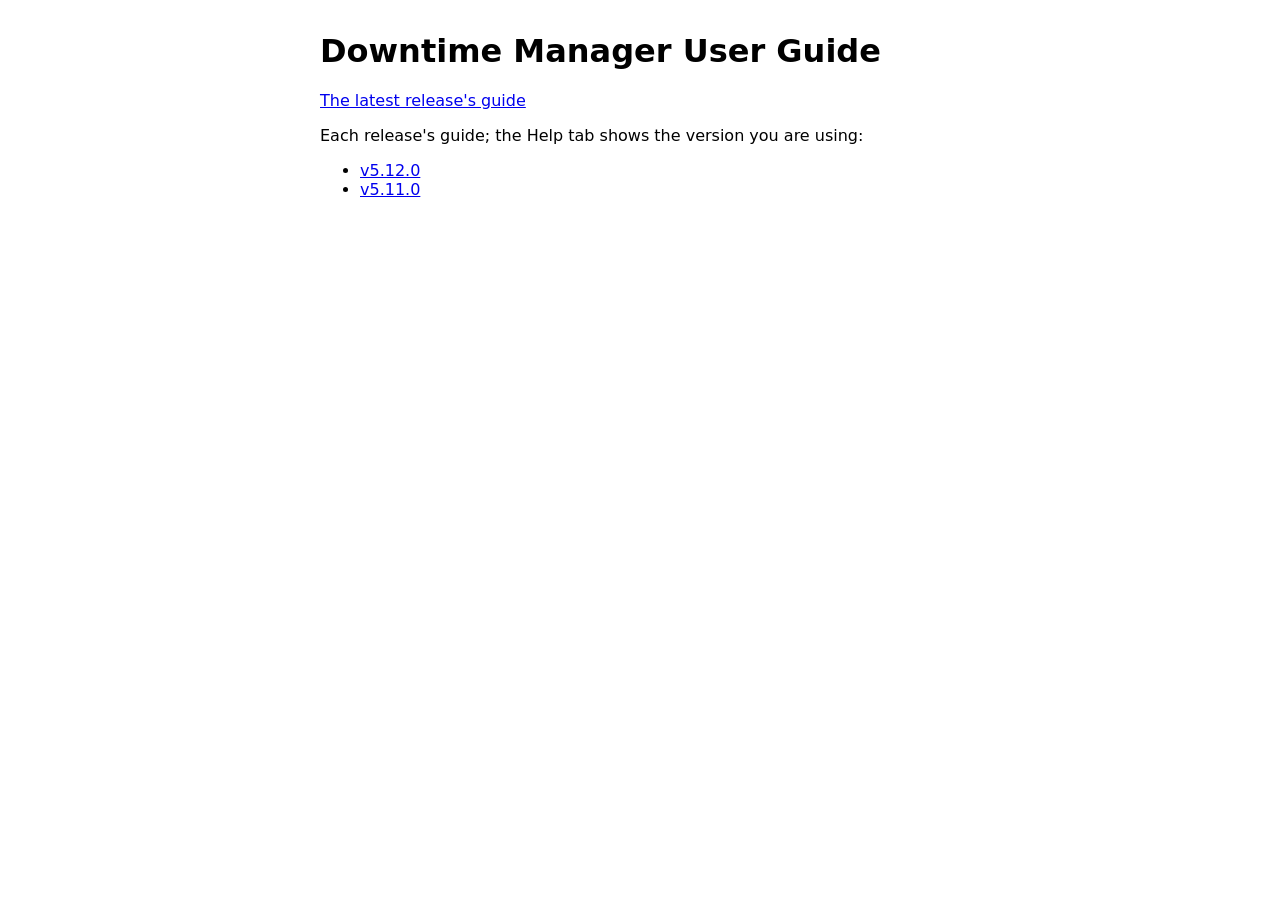
<file: index.html>
<!DOCTYPE html>
<html lang="en">
  <head>
    <meta charset="utf-8">
    <meta name="viewport" content="width=device-width, initial-scale=1">
    <title>Downtime Manager User Guide</title>
    <style>
      body { font-family: system-ui, sans-serif; max-width: 40rem; margin: 2rem auto; padding: 0 1rem; }
    </style>
  </head>
  <body>
    <h1>Downtime Manager User Guide</h1>
    <p><a href="latest/">The latest release's guide</a></p>
    <p>Each release's guide; the Help tab shows the version you are using:</p>
    <ul>
      <li><a href="v5.12.0/">v5.12.0</a></li>
      <li><a href="v5.11.0/">v5.11.0</a></li>
    </ul>
  </body>
</html>
</file>
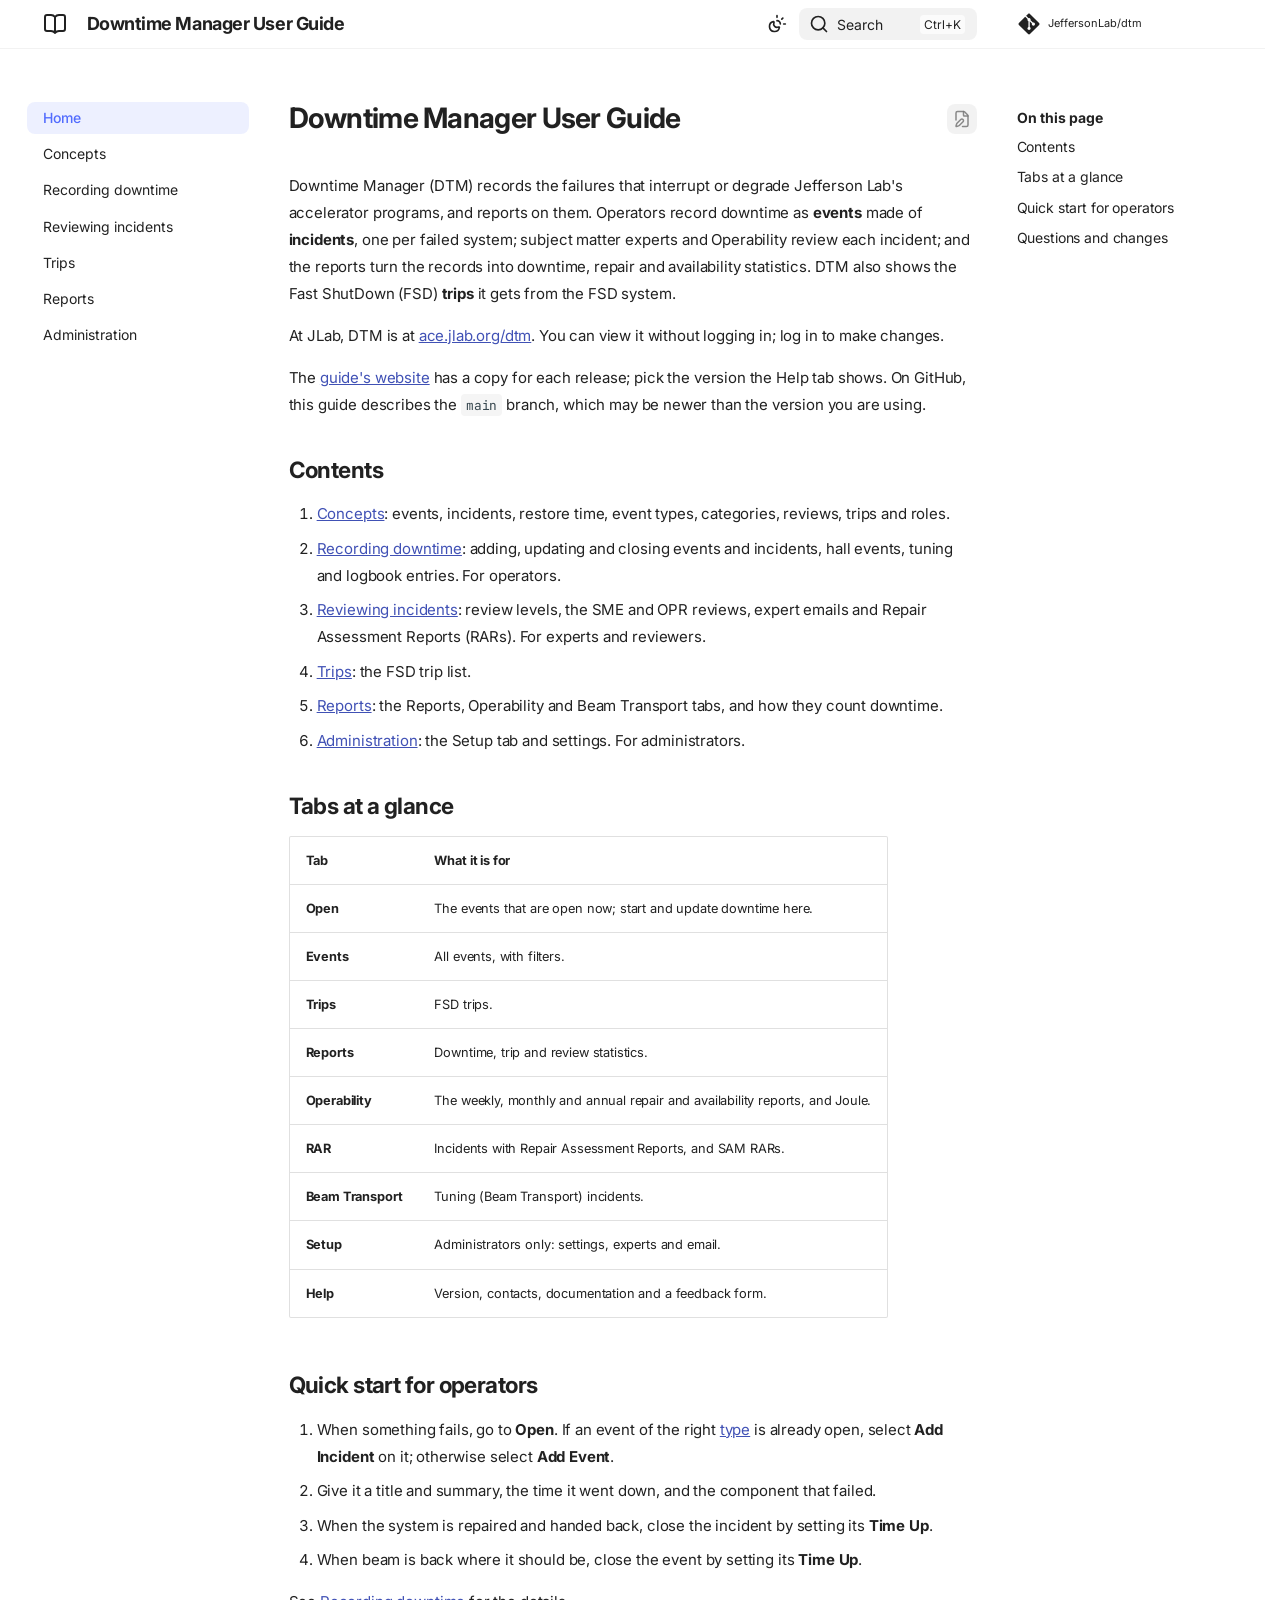
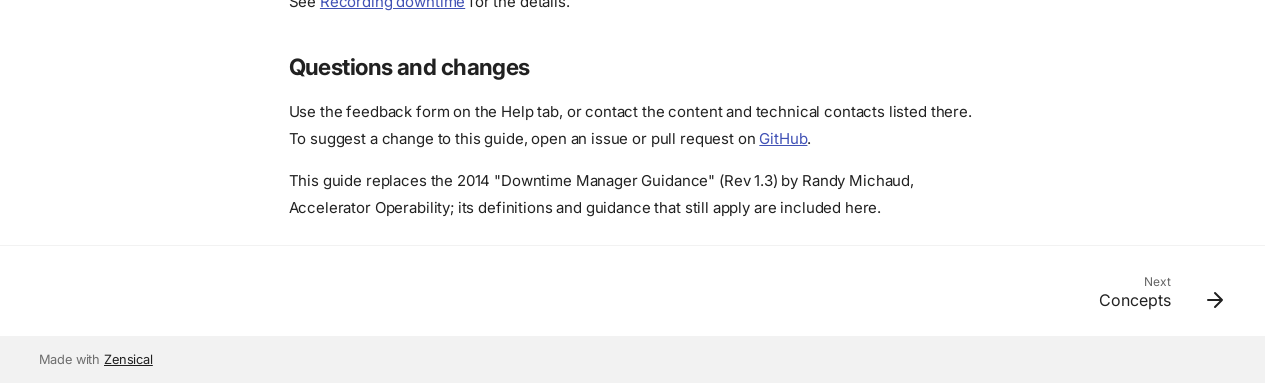
<file: latest/index.html>
<!doctype html>
<html lang="en" class="no-js">
  <head>
    
      <meta charset="utf-8">
      <meta name="viewport" content="width=device-width,initial-scale=1">
      
        <meta name="description" content="How to record, review and report accelerator downtime with Downtime Manager (DTM)">
      
      
      
      
      
        <link rel="next" href="./concepts/">
      
      
        
      
      
      <link rel="icon" href="./assets/images/favicon.png">
      <meta name="generator" content="zensical-0.0.69">
    
    
      
        <title>Home - Downtime Manager User Guide</title>
      
    
    
      
        
      
      <link rel="stylesheet" href="./assets/stylesheets/modern/main.e15858d4.min.css">
      
        
          
        
        <link rel="stylesheet" href="./assets/stylesheets/modern/palette.b27955a4.min.css">
      
      


    
    
      
    
    
      
        
        
        <link rel="preconnect" href="https://fonts.gstatic.com" crossorigin>
        <link rel="stylesheet" href="https://fonts.googleapis.com/css?family=Inter:300,300i,400,400i,500,500i,700,700i%7CJetBrains+Mono:400,400i,700,700i&amp;display=fallback">
        <style>:root{--md-text-font:"Inter";--md-code-font:"JetBrains Mono"}</style>
      
    
    
    <script>__md_scope=new URL(".",location),__md_scope.pathname.endsWith("/")||(__md_scope=new URL(__md_scope.pathname+"/",location)),__md_hash=e=>[...e].reduce(((e,t)=>(e<<5)-e+t.charCodeAt(0)),0),__md_get=(e,t=localStorage,_=__md_scope)=>JSON.parse(t.getItem(_.pathname+"."+e)),__md_set=(e,t,_=localStorage,a=__md_scope)=>{try{_.setItem(a.pathname+"."+e,JSON.stringify(t))}catch(e){}},document.documentElement.setAttribute("data-platform",navigator.platform)</script>
    
      

    
    
  </head>
  
  
    
    
      
    
    
    
    
    <body dir="ltr" data-md-color-scheme="default" data-md-color-primary="indigo" data-md-color-accent="indigo">
  
    
    <input class="md-toggle" data-md-toggle="drawer" type="checkbox" id="__drawer" autocomplete="off">
    <input class="md-toggle" data-md-toggle="search" type="checkbox" id="__search" autocomplete="off">
    <label class="md-overlay" for="__drawer" aria-hidden="true"></label>
    <div data-md-component="skip">
      <a href="#__skip" class="md-skip">
        Skip to content
      </a>
    </div>
    <div data-md-component="announce">
      
    </div>
    
    
      

  

<header class="md-header md-header--shadow" data-md-component="header">
  <nav class="md-header__inner md-grid" aria-label="Header">
    <a href="" title="Downtime Manager User Guide" class="md-header__button md-logo" aria-label="Downtime Manager User Guide" data-md-component="logo">
      
  
  <svg xmlns="http://www.w3.org/2000/svg" fill="none" stroke="currentColor" stroke-linecap="round" stroke-linejoin="round" stroke-width="2" class="lucide lucide-book-open" viewBox="0 0 24 24"><path d="M12 5v16M20.001 19A2 2 0 0 0 22 17V5a2 2 0 0 0-1.999-2L16 3.002A5 5 0 0 0 12 5a5 5 0 0 0-4-2H4a2 2 0 0 0-2 2v12a2 2 0 0 0 1.999 2H8a5 5 0 0 1 4 2 5 5 0 0 1 4-2z"/></svg>

    </a>
    <label class="md-header__button md-icon" for="__drawer" aria-label="Navigation">
      
      <svg xmlns="http://www.w3.org/2000/svg" fill="none" stroke="currentColor" stroke-linecap="round" stroke-linejoin="round" stroke-width="2" class="lucide lucide-menu" viewBox="0 0 24 24"><path d="M4 5h16M4 12h16M4 19h16"/></svg>
    </label>
    <div class="md-header__title" data-md-component="header-title">
      <div class="md-header__ellipsis">
        <div class="md-header__topic">
          <span class="md-ellipsis">
            Downtime Manager User Guide
          </span>
        </div>
        <div class="md-header__topic" data-md-component="header-topic">
          <span class="md-ellipsis">
            
              Home
            
          </span>
        </div>
      </div>
    </div>
    
      
        <form class="md-header__option" data-md-component="palette">
  
    
    
    
    <input class="md-option" data-md-color-media="(prefers-color-scheme)" data-md-color-scheme="default" data-md-color-primary="indigo" data-md-color-accent="indigo"  aria-label="Switch to light mode"  type="radio" name="__palette" id="__palette_0">
    
      <label class="md-header__button md-icon" title="Switch to light mode" for="__palette_1" hidden>
        <svg xmlns="http://www.w3.org/2000/svg" fill="none" stroke="currentColor" stroke-linecap="round" stroke-linejoin="round" stroke-width="2" class="lucide lucide-sun-moon" viewBox="0 0 24 24"><path d="M12 2v2M14.837 16.385a6 6 0 1 1-7.223-7.222c.624-.147.97.66.715 1.248a4 4 0 0 0 5.26 5.259c.589-.255 1.396.09 1.248.715M16 12a4 4 0 0 0-4-4M19 5l-1.256 1.256M20 12h2"/></svg>
      </label>
    
  
    
    
    
    <input class="md-option" data-md-color-media="(prefers-color-scheme: light)" data-md-color-scheme="default" data-md-color-primary="indigo" data-md-color-accent="indigo"  aria-label="Switch to dark mode"  type="radio" name="__palette" id="__palette_1">
    
      <label class="md-header__button md-icon" title="Switch to dark mode" for="__palette_2" hidden>
        <svg xmlns="http://www.w3.org/2000/svg" fill="none" stroke="currentColor" stroke-linecap="round" stroke-linejoin="round" stroke-width="2" class="lucide lucide-sun" viewBox="0 0 24 24"><circle cx="12" cy="12" r="4"/><path d="M12 2v2M12 20v2M4.93 4.93l1.41 1.41M17.66 17.66l1.41 1.41M2 12h2M20 12h2M6.34 17.66l-1.41 1.41M19.07 4.93l-1.41 1.41"/></svg>
      </label>
    
  
    
    
    
    <input class="md-option" data-md-color-media="(prefers-color-scheme: dark)" data-md-color-scheme="slate" data-md-color-primary="indigo" data-md-color-accent="indigo"  aria-label="Switch to system preference"  type="radio" name="__palette" id="__palette_2">
    
      <label class="md-header__button md-icon" title="Switch to system preference" for="__palette_0" hidden>
        <svg xmlns="http://www.w3.org/2000/svg" fill="none" stroke="currentColor" stroke-linecap="round" stroke-linejoin="round" stroke-width="2" class="lucide lucide-moon" viewBox="0 0 24 24"><path d="M20.985 12.486a9 9 0 1 1-9.473-9.472c.405-.022.617.46.402.803a6 6 0 0 0 8.268 8.268c.344-.215.825-.004.803.401"/></svg>
      </label>
    
  
</form>
      
    
    
      <script>var palette=__md_get("__palette");if(palette&&palette.color){if("(prefers-color-scheme)"===palette.color.media){var media=matchMedia("(prefers-color-scheme: light)"),input=document.querySelector(media.matches?"[data-md-color-media='(prefers-color-scheme: light)']":"[data-md-color-media='(prefers-color-scheme: dark)']");palette.color.media=input.getAttribute("data-md-color-media"),palette.color.scheme=input.getAttribute("data-md-color-scheme"),palette.color.primary=input.getAttribute("data-md-color-primary"),palette.color.accent=input.getAttribute("data-md-color-accent")}for(var[key,value]of Object.entries(palette.color))document.body.setAttribute("data-md-color-"+key,value)}</script>
    
    
    
      
      
        <label class="md-header__button md-icon" for="__search" aria-label="Search">
          
          <svg xmlns="http://www.w3.org/2000/svg" fill="none" stroke="currentColor" stroke-linecap="round" stroke-linejoin="round" stroke-width="2" class="lucide lucide-search" viewBox="0 0 24 24"><path d="m21 21-4.34-4.34"/><circle cx="11" cy="11" r="8"/></svg>
        </label>
        <div class="md-search" data-md-component="search" role="dialog" aria-label="Search">
  <button type="button" class="md-search__button">
    Search
  </button>
</div>
      
    
    <div class="md-header__source">
      
        <a href="https://github.com/JeffersonLab/dtm" title="Go to repository" class="md-source" data-md-component="source">
  <div class="md-source__icon md-icon">
    
    <svg xmlns="http://www.w3.org/2000/svg" viewBox="0 0 448 512"><!--! Font Awesome Free 7.3.1 by @fontawesome - https://fontawesome.com License - https://fontawesome.com/license/free (Icons: CC BY 4.0, Fonts: SIL OFL 1.1, Code: MIT License) Copyright 2026 Fonticons, Inc.--><path fill="currentColor" d="M439.6 236.1 244 40.5c-5.4-5.5-12.8-8.5-20.4-8.5s-15 3-20.4 8.4L162.5 81l51.5 51.5c27.1-9.1 52.7 16.8 43.4 43.7l49.7 49.7c34.2-11.8 61.2 31 35.5 56.7-26.5 26.5-70.2-2.9-56-37.3L240.3 199v121.9c25.3 12.5 22.3 41.8 9.1 55-6.4 6.4-15.2 10.1-24.3 10.1s-17.8-3.6-24.3-10.1c-17.6-17.6-11.1-46.9 11.2-56v-123c-20.8-8.5-24.6-30.7-18.6-45L142.6 101 8.5 235.1C3 240.6 0 247.9 0 255.5s3 15 8.5 20.4l195.6 195.7c5.4 5.4 12.7 8.4 20.4 8.4s15-3 20.4-8.4l194.7-194.7c5.4-5.4 8.4-12.8 8.4-20.4s-3-15-8.4-20.4"/></svg>
  </div>
  <div class="md-source__repository">
    JeffersonLab/dtm
  </div>
</a>
      
    </div>
  </nav>
  
</header>
    
    <div class="md-container" data-md-component="container">
      
      
        
          
        
      
      <main class="md-main" data-md-component="main">
        <div class="md-main__inner md-grid">
          
            
              
              <div class="md-sidebar md-sidebar--primary" data-md-component="sidebar" data-md-type="navigation" >
                <div class="md-sidebar__scrollwrap">
                  <div class="md-sidebar__inner">
                    



<nav class="md-nav md-nav--primary" aria-label="Navigation" data-md-level="0">
  <label class="md-nav__title" for="__drawer">
    <a href="" title="Downtime Manager User Guide" class="md-nav__button md-logo" aria-label="Downtime Manager User Guide" data-md-component="logo">
      
  
  <svg xmlns="http://www.w3.org/2000/svg" fill="none" stroke="currentColor" stroke-linecap="round" stroke-linejoin="round" stroke-width="2" class="lucide lucide-book-open" viewBox="0 0 24 24"><path d="M12 5v16M20.001 19A2 2 0 0 0 22 17V5a2 2 0 0 0-1.999-2L16 3.002A5 5 0 0 0 12 5a5 5 0 0 0-4-2H4a2 2 0 0 0-2 2v12a2 2 0 0 0 1.999 2H8a5 5 0 0 1 4 2 5 5 0 0 1 4-2z"/></svg>

    </a>
    Downtime Manager User Guide
  </label>
  
    <div class="md-nav__source">
      <a href="https://github.com/JeffersonLab/dtm" title="Go to repository" class="md-source" data-md-component="source">
  <div class="md-source__icon md-icon">
    
    <svg xmlns="http://www.w3.org/2000/svg" viewBox="0 0 448 512"><!--! Font Awesome Free 7.3.1 by @fontawesome - https://fontawesome.com License - https://fontawesome.com/license/free (Icons: CC BY 4.0, Fonts: SIL OFL 1.1, Code: MIT License) Copyright 2026 Fonticons, Inc.--><path fill="currentColor" d="M439.6 236.1 244 40.5c-5.4-5.5-12.8-8.5-20.4-8.5s-15 3-20.4 8.4L162.5 81l51.5 51.5c27.1-9.1 52.7 16.8 43.4 43.7l49.7 49.7c34.2-11.8 61.2 31 35.5 56.7-26.5 26.5-70.2-2.9-56-37.3L240.3 199v121.9c25.3 12.5 22.3 41.8 9.1 55-6.4 6.4-15.2 10.1-24.3 10.1s-17.8-3.6-24.3-10.1c-17.6-17.6-11.1-46.9 11.2-56v-123c-20.8-8.5-24.6-30.7-18.6-45L142.6 101 8.5 235.1C3 240.6 0 247.9 0 255.5s3 15 8.5 20.4l195.6 195.7c5.4 5.4 12.7 8.4 20.4 8.4s15-3 20.4-8.4l194.7-194.7c5.4-5.4 8.4-12.8 8.4-20.4s-3-15-8.4-20.4"/></svg>
  </div>
  <div class="md-source__repository">
    JeffersonLab/dtm
  </div>
</a>
    </div>
  
  <ul class="md-nav__list" data-md-scrollfix>
    
      
      
  
  
    
  
  
  
    <li class="md-nav__item md-nav__item--active">
      
      
      
      
        
      
      
        <label class="md-nav__link md-nav__link--active" for="__toc">
          
  
  
  <span class="md-ellipsis">
    
  
  Home

    
  </span>
  
  

          <span class="md-nav__icon md-icon"></span>
        </label>
      
      <a href="" class="md-nav__link md-nav__link--active">
        
  
  
  <span class="md-ellipsis">
    
  
  Home

    
  </span>
  
  

      </a>
      
        


<nav class="md-nav md-nav--secondary" aria-label="On this page">
  
  
  
    
  
  
    <label class="md-nav__title" for="__toc">
      <span class="md-nav__icon md-icon"></span>
      On this page
    </label>
    <ul class="md-nav__list" data-md-component="toc" data-md-scrollfix>
      
        <li class="md-nav__item">
  <a href="#contents" class="md-nav__link">
    <span class="md-ellipsis">
      <span class="md-typeset">
        Contents
      </span>
    </span>
  </a>
  
</li>
      
        <li class="md-nav__item">
  <a href="#tabs-at-a-glance" class="md-nav__link">
    <span class="md-ellipsis">
      <span class="md-typeset">
        Tabs at a glance
      </span>
    </span>
  </a>
  
</li>
      
        <li class="md-nav__item">
  <a href="#quick-start-for-operators" class="md-nav__link">
    <span class="md-ellipsis">
      <span class="md-typeset">
        Quick start for operators
      </span>
    </span>
  </a>
  
</li>
      
        <li class="md-nav__item">
  <a href="#questions-and-changes" class="md-nav__link">
    <span class="md-ellipsis">
      <span class="md-typeset">
        Questions and changes
      </span>
    </span>
  </a>
  
</li>
      
    </ul>
  
</nav>
      
    </li>
  

    
      
      
  
  
  
  
    <li class="md-nav__item">
      <a href="./concepts/" class="md-nav__link">
        
  
  
  <span class="md-ellipsis">
    
  
  Concepts

    
  </span>
  
  

      </a>
    </li>
  

    
      
      
  
  
  
  
    <li class="md-nav__item">
      <a href="./recording-downtime/" class="md-nav__link">
        
  
  
  <span class="md-ellipsis">
    
  
  Recording downtime

    
  </span>
  
  

      </a>
    </li>
  

    
      
      
  
  
  
  
    <li class="md-nav__item">
      <a href="./review/" class="md-nav__link">
        
  
  
  <span class="md-ellipsis">
    
  
  Reviewing incidents

    
  </span>
  
  

      </a>
    </li>
  

    
      
      
  
  
  
  
    <li class="md-nav__item">
      <a href="./trips/" class="md-nav__link">
        
  
  
  <span class="md-ellipsis">
    
  
  Trips

    
  </span>
  
  

      </a>
    </li>
  

    
      
      
  
  
  
  
    <li class="md-nav__item">
      <a href="./reports/" class="md-nav__link">
        
  
  
  <span class="md-ellipsis">
    
  
  Reports

    
  </span>
  
  

      </a>
    </li>
  

    
      
      
  
  
  
  
    <li class="md-nav__item">
      <a href="./administration/" class="md-nav__link">
        
  
  
  <span class="md-ellipsis">
    
  
  Administration

    
  </span>
  
  

      </a>
    </li>
  

    
  </ul>
</nav>
                  </div>
                </div>
              </div>
            
            
              
              <div class="md-sidebar md-sidebar--secondary" data-md-component="sidebar" data-md-type="toc" >
                <div class="md-sidebar__scrollwrap">
                  
                    
                    
                    
                      
                    
                    
                      <input class="md-nav__toggle md-toggle" type="checkbox" id="__toc">
                      <div class="md-sidebar-button__wrapper">
                        <label class="md-sidebar-button" for="__toc"></label>
                      </div>
                    
                  
                  <div class="md-sidebar__inner">
                    


<nav class="md-nav md-nav--secondary" aria-label="On this page">
  
  
  
    
  
  
    <label class="md-nav__title" for="__toc">
      <span class="md-nav__icon md-icon"></span>
      On this page
    </label>
    <ul class="md-nav__list" data-md-component="toc" data-md-scrollfix>
      
        <li class="md-nav__item">
  <a href="#contents" class="md-nav__link">
    <span class="md-ellipsis">
      <span class="md-typeset">
        Contents
      </span>
    </span>
  </a>
  
</li>
      
        <li class="md-nav__item">
  <a href="#tabs-at-a-glance" class="md-nav__link">
    <span class="md-ellipsis">
      <span class="md-typeset">
        Tabs at a glance
      </span>
    </span>
  </a>
  
</li>
      
        <li class="md-nav__item">
  <a href="#quick-start-for-operators" class="md-nav__link">
    <span class="md-ellipsis">
      <span class="md-typeset">
        Quick start for operators
      </span>
    </span>
  </a>
  
</li>
      
        <li class="md-nav__item">
  <a href="#questions-and-changes" class="md-nav__link">
    <span class="md-ellipsis">
      <span class="md-typeset">
        Questions and changes
      </span>
    </span>
  </a>
  
</li>
      
    </ul>
  
</nav>
                  </div>
                </div>
              </div>
            
          
          
            <div class="md-content" data-md-component="content">
              
              <article class="md-content__inner md-typeset">
                <a id="__skip" tabindex="-1"></a>
                
                  

  
    <a href="https://github.com/JeffersonLab/dtm/edit/main/docs/user-guide/README.md" title="Edit this page" class="md-content__button md-icon" rel="edit">
      
      <svg xmlns="http://www.w3.org/2000/svg" fill="none" stroke="currentColor" stroke-linecap="round" stroke-linejoin="round" stroke-width="2" class="lucide lucide-file-pen" viewBox="0 0 24 24"><path d="M12.659 22H18a2 2 0 0 0 2-2V8a2.4 2.4 0 0 0-.706-1.706l-3.588-3.588A2.4 2.4 0 0 0 14 2H6a2 2 0 0 0-2 2v9.34"/><path d="M14 2v5a1 1 0 0 0 1 1h5M10.378 12.622a1 1 0 0 1 3 3.003L8.36 20.637a2 2 0 0 1-.854.506l-2.867.837a.5.5 0 0 1-.62-.62l.836-2.869a2 2 0 0 1 .506-.853z"/></svg>
    </a>
  
  


<h1 id="downtime-manager-user-guide">Downtime Manager User Guide<a class="headerlink" href="#downtime-manager-user-guide" title="Permanent link">&para;</a></h1>
<p>Downtime Manager (DTM) records the failures that interrupt or degrade Jefferson Lab's
accelerator programs, and reports on them. Operators record downtime as <strong>events</strong> made of
<strong>incidents</strong>, one per failed system; subject matter experts and Operability review each
incident; and the reports turn the records into downtime, repair and availability statistics.
DTM also shows the Fast ShutDown (FSD) <strong>trips</strong> it gets from the FSD system.</p>
<p>At JLab, DTM is at <a href="https://ace.jlab.org/dtm">ace.jlab.org/dtm</a>. You can view it without logging
in; log in to make changes.</p>
<p>The <a href="https://jeffersonlab.github.io/dtm/">guide's website</a> has a copy for each release; pick the
version the Help tab shows. On GitHub, this guide describes the <code>main</code> branch, which may be newer
than the version you are using.</p>
<h2 id="contents">Contents<a class="headerlink" href="#contents" title="Permanent link">&para;</a></h2>
<ol>
<li><a href="concepts/">Concepts</a>: events, incidents, restore time, event types, categories, reviews,
   trips and roles.</li>
<li><a href="recording-downtime/">Recording downtime</a>: adding, updating and closing events and
   incidents, hall events, tuning and logbook entries. For operators.</li>
<li><a href="review/">Reviewing incidents</a>: review levels, the SME and OPR reviews, expert emails and
   Repair Assessment Reports (RARs). For experts and reviewers.</li>
<li><a href="trips/">Trips</a>: the FSD trip list.</li>
<li><a href="reports/">Reports</a>: the Reports, Operability and Beam Transport tabs, and how they count
   downtime.</li>
<li><a href="administration/">Administration</a>: the Setup tab and settings. For administrators.</li>
</ol>
<h2 id="tabs-at-a-glance">Tabs at a glance<a class="headerlink" href="#tabs-at-a-glance" title="Permanent link">&para;</a></h2>
<table>
<thead>
<tr>
<th>Tab</th>
<th>What it is for</th>
</tr>
</thead>
<tbody>
<tr>
<td><strong>Open</strong></td>
<td>The events that are open now; start and update downtime here.</td>
</tr>
<tr>
<td><strong>Events</strong></td>
<td>All events, with filters.</td>
</tr>
<tr>
<td><strong>Trips</strong></td>
<td>FSD trips.</td>
</tr>
<tr>
<td><strong>Reports</strong></td>
<td>Downtime, trip and review statistics.</td>
</tr>
<tr>
<td><strong>Operability</strong></td>
<td>The weekly, monthly and annual repair and availability reports, and Joule.</td>
</tr>
<tr>
<td><strong>RAR</strong></td>
<td>Incidents with Repair Assessment Reports, and SAM RARs.</td>
</tr>
<tr>
<td><strong>Beam Transport</strong></td>
<td>Tuning (Beam Transport) incidents.</td>
</tr>
<tr>
<td><strong>Setup</strong></td>
<td>Administrators only: settings, experts and email.</td>
</tr>
<tr>
<td><strong>Help</strong></td>
<td>Version, contacts, documentation and a feedback form.</td>
</tr>
</tbody>
</table>
<h2 id="quick-start-for-operators">Quick start for operators<a class="headerlink" href="#quick-start-for-operators" title="Permanent link">&para;</a></h2>
<ol>
<li>When something fails, go to <strong>Open</strong>. If an event of the right <a href="concepts/#event-types">type</a>
   is already open, select <strong>Add Incident</strong> on it; otherwise select <strong>Add Event</strong>.</li>
<li>Give it a title and summary, the time it went down, and the component that failed.</li>
<li>When the system is repaired and handed back, close the incident by setting its <strong>Time Up</strong>.</li>
<li>When beam is back where it should be, close the event by setting its <strong>Time Up</strong>.</li>
</ol>
<p>See <a href="recording-downtime/">Recording downtime</a> for the details.</p>
<h2 id="questions-and-changes">Questions and changes<a class="headerlink" href="#questions-and-changes" title="Permanent link">&para;</a></h2>
<p>Use the feedback form on the Help tab, or contact the content and technical contacts listed
there. To suggest a change to this guide, open an issue or pull request on
<a href="https://github.com/JeffersonLab/dtm">GitHub</a>.</p>
<p>This guide replaces the 2014 "Downtime Manager Guidance" (Rev 1.3) by Randy Michaud,
Accelerator Operability; its definitions and guidance that still apply are included here.</p>














                
              </article>
            </div>
          
          
<script>var target=document.getElementById(location.hash.slice(1));target&&target.name&&(target.checked=target.name.startsWith("__tabbed_"))</script>
        </div>
        
          <button type="button" class="md-top md-icon" data-md-component="top" hidden>
  
  <svg xmlns="http://www.w3.org/2000/svg" fill="none" stroke="currentColor" stroke-linecap="round" stroke-linejoin="round" stroke-width="2" class="lucide lucide-circle-arrow-up" viewBox="0 0 24 24"><circle cx="12" cy="12" r="10"/><path d="m16 12-4-4-4 4M12 16V8"/></svg>
  Back to top
</button>
        
      </main>
      
        <footer class="md-footer">
  
    
      
      <nav class="md-footer__inner md-grid" aria-label="Footer" >
        
        
          
          <a href="./concepts/" class="md-footer__link md-footer__link--next" aria-label="Next: Concepts">
            <div class="md-footer__title">
              <span class="md-footer__direction">
                Next
              </span>
              <div class="md-ellipsis">
                Concepts
              </div>
            </div>
            <div class="md-footer__button md-icon">
              
              <svg xmlns="http://www.w3.org/2000/svg" fill="none" stroke="currentColor" stroke-linecap="round" stroke-linejoin="round" stroke-width="2" class="lucide lucide-arrow-right" viewBox="0 0 24 24"><path d="M5 12h14M12 5l7 7-7 7"/></svg>
            </div>
          </a>
        
      </nav>
    
  
  <div class="md-footer-meta md-typeset">
    <div class="md-footer-meta__inner md-grid">
      <div class="md-copyright">
  
  
    Made with
    <a href="https://zensical.org/" target="_blank" rel="noopener">
      Zensical
    </a>
  
</div>
      
    </div>
  </div>
</footer>
      
    </div>
    <div class="md-dialog" data-md-component="dialog" role="status" aria-atomic="true">
      <div class="md-dialog__inner md-typeset"></div>
    </div>
    
    
    
      
      
      
      
        
        
      <script id="__config" type="application/json">{"annotate":null,"base":".","features":["content.action.edit","navigation.footer","navigation.top","search.highlight"],"redirect":null,"search":"./assets/javascripts/workers/search.7d14d953.min.js","tags":null,"translations":{"clipboard.copied":"Copied to clipboard","clipboard.copy":"Copy to clipboard","clipboard.error":"Could not copy to clipboard","search.result.more.one":"1 more on this page","search.result.more.other":"# more on this page","search.result.none":"No matching documents","search.result.one":"1 matching document","search.result.other":"# matching documents","search.result.placeholder":"Type to start searching","search.result.term.missing":"Missing","select.version":"Select version"},"version":null}</script>
    
    
      <script src="./assets/javascripts/bundle.8b1c90bd.min.js"></script>
      
    
  </body>
</html>
</file>
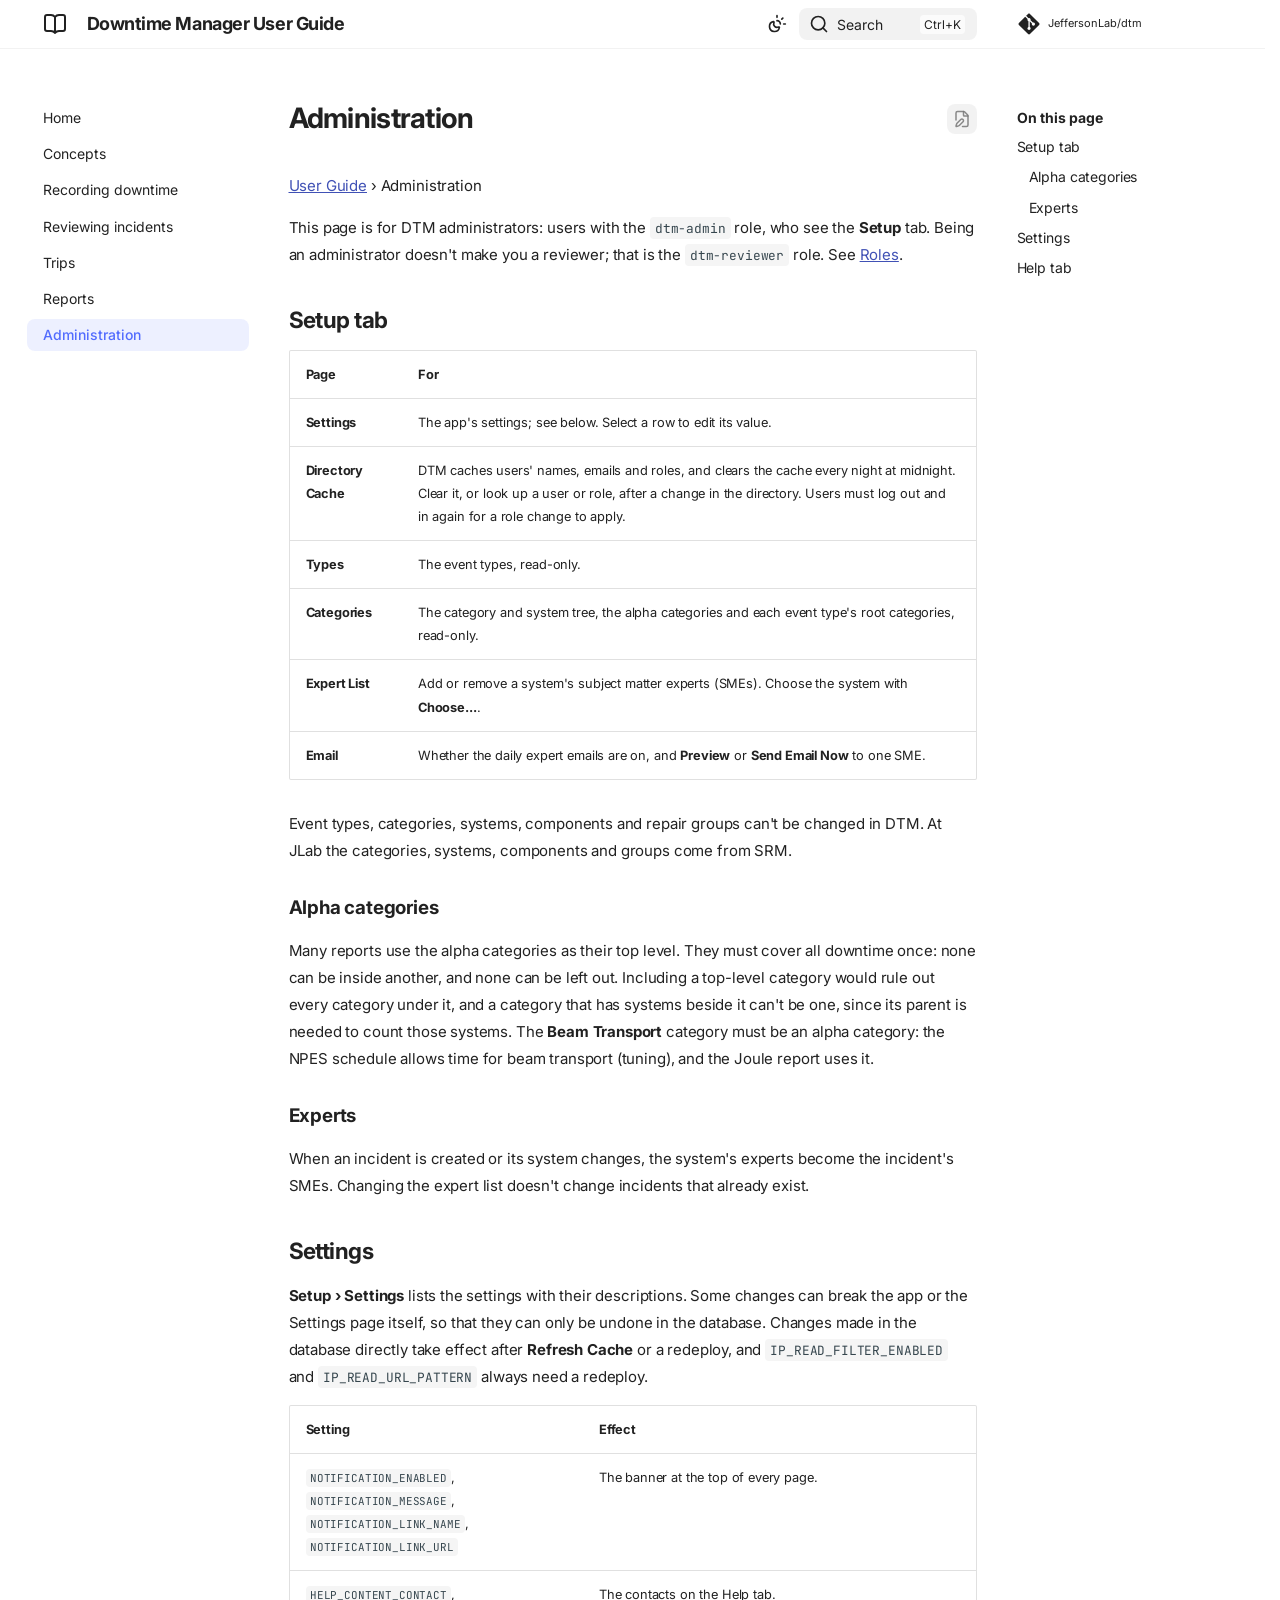
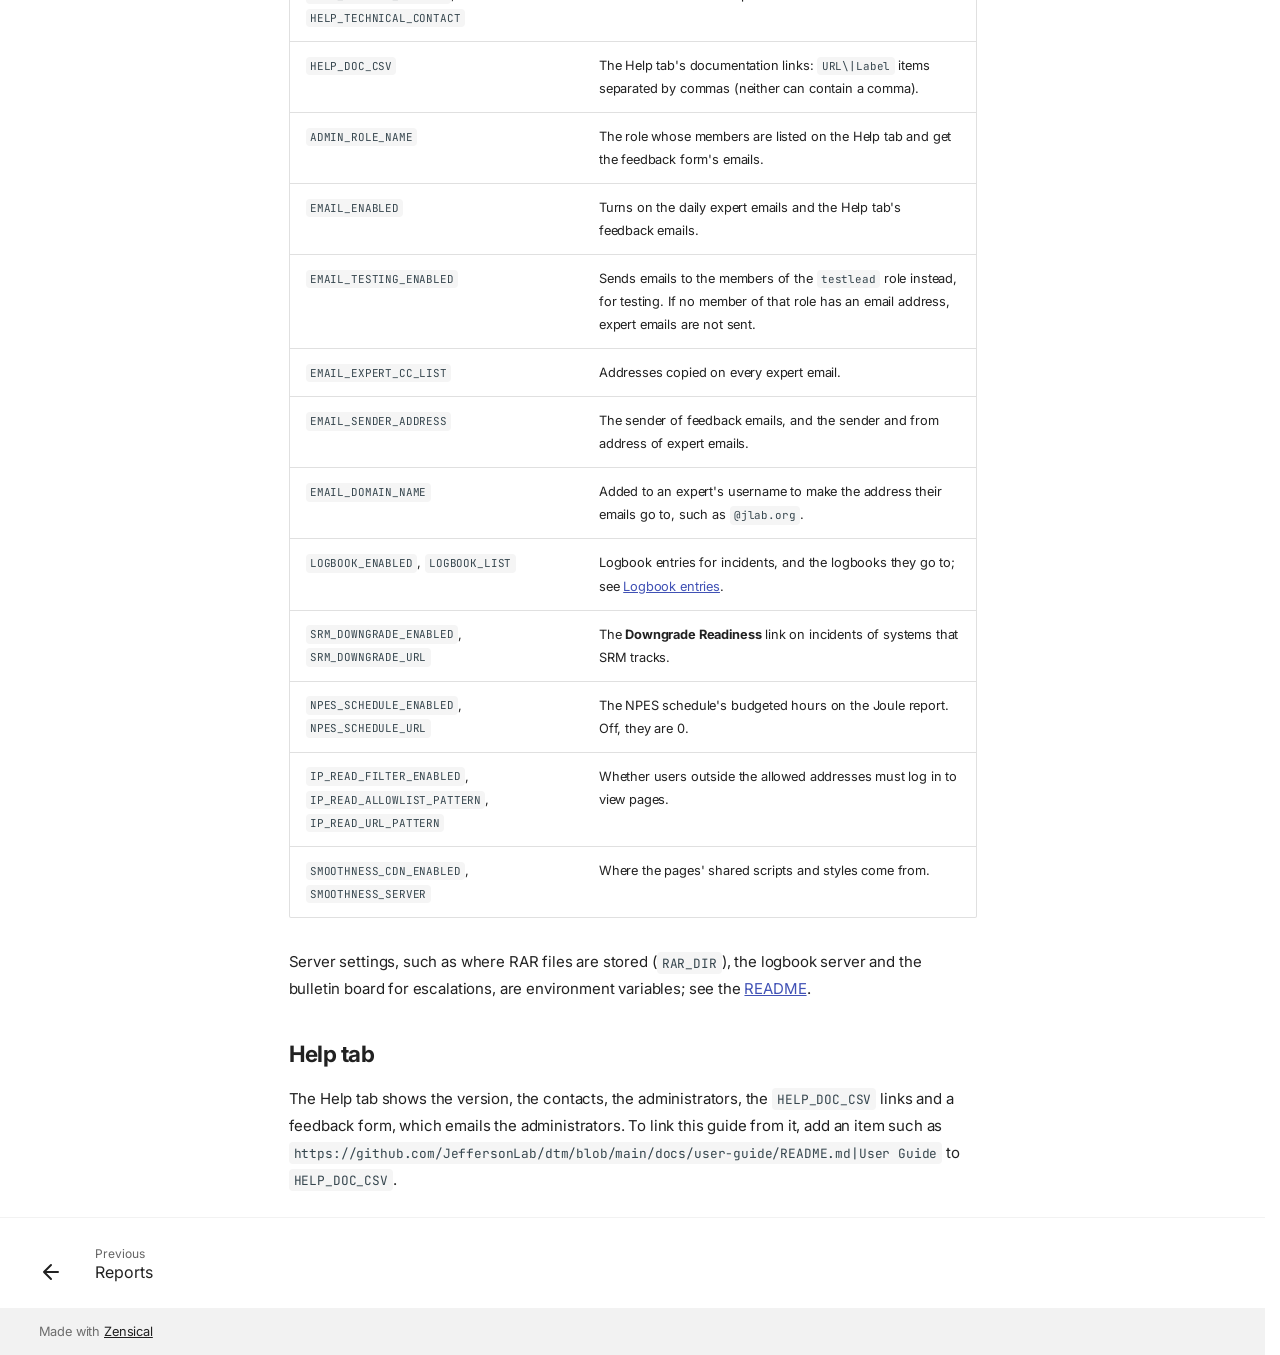
<file: latest/administration/index.html>
<!doctype html>
<html lang="en" class="no-js">
  <head>
    
      <meta charset="utf-8">
      <meta name="viewport" content="width=device-width,initial-scale=1">
      
        <meta name="description" content="How to record, review and report accelerator downtime with Downtime Manager (DTM)">
      
      
      
      
        <link rel="prev" href="../reports/">
      
      
      
        
      
      
      <link rel="icon" href="../assets/images/favicon.png">
      <meta name="generator" content="zensical-0.0.69">
    
    
      
        <title>Administration - Downtime Manager User Guide</title>
      
    
    
      
        
      
      <link rel="stylesheet" href="../assets/stylesheets/modern/main.e15858d4.min.css">
      
        
          
        
        <link rel="stylesheet" href="../assets/stylesheets/modern/palette.b27955a4.min.css">
      
      


    
    
      
    
    
      
        
        
        <link rel="preconnect" href="https://fonts.gstatic.com" crossorigin>
        <link rel="stylesheet" href="https://fonts.googleapis.com/css?family=Inter:300,300i,400,400i,500,500i,700,700i%7CJetBrains+Mono:400,400i,700,700i&amp;display=fallback">
        <style>:root{--md-text-font:"Inter";--md-code-font:"JetBrains Mono"}</style>
      
    
    
    <script>__md_scope=new URL("..",location),__md_scope.pathname.endsWith("/")||(__md_scope=new URL(__md_scope.pathname+"/",location)),__md_hash=e=>[...e].reduce(((e,t)=>(e<<5)-e+t.charCodeAt(0)),0),__md_get=(e,t=localStorage,_=__md_scope)=>JSON.parse(t.getItem(_.pathname+"."+e)),__md_set=(e,t,_=localStorage,a=__md_scope)=>{try{_.setItem(a.pathname+"."+e,JSON.stringify(t))}catch(e){}},document.documentElement.setAttribute("data-platform",navigator.platform)</script>
    
      

    
    
  </head>
  
  
    
    
      
    
    
    
    
    <body dir="ltr" data-md-color-scheme="default" data-md-color-primary="indigo" data-md-color-accent="indigo">
  
    
    <input class="md-toggle" data-md-toggle="drawer" type="checkbox" id="__drawer" autocomplete="off">
    <input class="md-toggle" data-md-toggle="search" type="checkbox" id="__search" autocomplete="off">
    <label class="md-overlay" for="__drawer" aria-hidden="true"></label>
    <div data-md-component="skip">
      <a href="#__skip" class="md-skip">
        Skip to content
      </a>
    </div>
    <div data-md-component="announce">
      
    </div>
    
    
      

  

<header class="md-header md-header--shadow" data-md-component="header">
  <nav class="md-header__inner md-grid" aria-label="Header">
    <a href="./.." title="Downtime Manager User Guide" class="md-header__button md-logo" aria-label="Downtime Manager User Guide" data-md-component="logo">
      
  
  <svg xmlns="http://www.w3.org/2000/svg" fill="none" stroke="currentColor" stroke-linecap="round" stroke-linejoin="round" stroke-width="2" class="lucide lucide-book-open" viewBox="0 0 24 24"><path d="M12 5v16M20.001 19A2 2 0 0 0 22 17V5a2 2 0 0 0-1.999-2L16 3.002A5 5 0 0 0 12 5a5 5 0 0 0-4-2H4a2 2 0 0 0-2 2v12a2 2 0 0 0 1.999 2H8a5 5 0 0 1 4 2 5 5 0 0 1 4-2z"/></svg>

    </a>
    <label class="md-header__button md-icon" for="__drawer" aria-label="Navigation">
      
      <svg xmlns="http://www.w3.org/2000/svg" fill="none" stroke="currentColor" stroke-linecap="round" stroke-linejoin="round" stroke-width="2" class="lucide lucide-menu" viewBox="0 0 24 24"><path d="M4 5h16M4 12h16M4 19h16"/></svg>
    </label>
    <div class="md-header__title" data-md-component="header-title">
      <div class="md-header__ellipsis">
        <div class="md-header__topic">
          <span class="md-ellipsis">
            Downtime Manager User Guide
          </span>
        </div>
        <div class="md-header__topic" data-md-component="header-topic">
          <span class="md-ellipsis">
            
              Administration
            
          </span>
        </div>
      </div>
    </div>
    
      
        <form class="md-header__option" data-md-component="palette">
  
    
    
    
    <input class="md-option" data-md-color-media="(prefers-color-scheme)" data-md-color-scheme="default" data-md-color-primary="indigo" data-md-color-accent="indigo"  aria-label="Switch to light mode"  type="radio" name="__palette" id="__palette_0">
    
      <label class="md-header__button md-icon" title="Switch to light mode" for="__palette_1" hidden>
        <svg xmlns="http://www.w3.org/2000/svg" fill="none" stroke="currentColor" stroke-linecap="round" stroke-linejoin="round" stroke-width="2" class="lucide lucide-sun-moon" viewBox="0 0 24 24"><path d="M12 2v2M14.837 16.385a6 6 0 1 1-7.223-7.222c.624-.147.97.66.715 1.248a4 4 0 0 0 5.26 5.259c.589-.255 1.396.09 1.248.715M16 12a4 4 0 0 0-4-4M19 5l-1.256 1.256M20 12h2"/></svg>
      </label>
    
  
    
    
    
    <input class="md-option" data-md-color-media="(prefers-color-scheme: light)" data-md-color-scheme="default" data-md-color-primary="indigo" data-md-color-accent="indigo"  aria-label="Switch to dark mode"  type="radio" name="__palette" id="__palette_1">
    
      <label class="md-header__button md-icon" title="Switch to dark mode" for="__palette_2" hidden>
        <svg xmlns="http://www.w3.org/2000/svg" fill="none" stroke="currentColor" stroke-linecap="round" stroke-linejoin="round" stroke-width="2" class="lucide lucide-sun" viewBox="0 0 24 24"><circle cx="12" cy="12" r="4"/><path d="M12 2v2M12 20v2M4.93 4.93l1.41 1.41M17.66 17.66l1.41 1.41M2 12h2M20 12h2M6.34 17.66l-1.41 1.41M19.07 4.93l-1.41 1.41"/></svg>
      </label>
    
  
    
    
    
    <input class="md-option" data-md-color-media="(prefers-color-scheme: dark)" data-md-color-scheme="slate" data-md-color-primary="indigo" data-md-color-accent="indigo"  aria-label="Switch to system preference"  type="radio" name="__palette" id="__palette_2">
    
      <label class="md-header__button md-icon" title="Switch to system preference" for="__palette_0" hidden>
        <svg xmlns="http://www.w3.org/2000/svg" fill="none" stroke="currentColor" stroke-linecap="round" stroke-linejoin="round" stroke-width="2" class="lucide lucide-moon" viewBox="0 0 24 24"><path d="M20.985 12.486a9 9 0 1 1-9.473-9.472c.405-.022.617.46.402.803a6 6 0 0 0 8.268 8.268c.344-.215.825-.004.803.401"/></svg>
      </label>
    
  
</form>
      
    
    
      <script>var palette=__md_get("__palette");if(palette&&palette.color){if("(prefers-color-scheme)"===palette.color.media){var media=matchMedia("(prefers-color-scheme: light)"),input=document.querySelector(media.matches?"[data-md-color-media='(prefers-color-scheme: light)']":"[data-md-color-media='(prefers-color-scheme: dark)']");palette.color.media=input.getAttribute("data-md-color-media"),palette.color.scheme=input.getAttribute("data-md-color-scheme"),palette.color.primary=input.getAttribute("data-md-color-primary"),palette.color.accent=input.getAttribute("data-md-color-accent")}for(var[key,value]of Object.entries(palette.color))document.body.setAttribute("data-md-color-"+key,value)}</script>
    
    
    
      
      
        <label class="md-header__button md-icon" for="__search" aria-label="Search">
          
          <svg xmlns="http://www.w3.org/2000/svg" fill="none" stroke="currentColor" stroke-linecap="round" stroke-linejoin="round" stroke-width="2" class="lucide lucide-search" viewBox="0 0 24 24"><path d="m21 21-4.34-4.34"/><circle cx="11" cy="11" r="8"/></svg>
        </label>
        <div class="md-search" data-md-component="search" role="dialog" aria-label="Search">
  <button type="button" class="md-search__button">
    Search
  </button>
</div>
      
    
    <div class="md-header__source">
      
        <a href="https://github.com/JeffersonLab/dtm" title="Go to repository" class="md-source" data-md-component="source">
  <div class="md-source__icon md-icon">
    
    <svg xmlns="http://www.w3.org/2000/svg" viewBox="0 0 448 512"><!--! Font Awesome Free 7.3.1 by @fontawesome - https://fontawesome.com License - https://fontawesome.com/license/free (Icons: CC BY 4.0, Fonts: SIL OFL 1.1, Code: MIT License) Copyright 2026 Fonticons, Inc.--><path fill="currentColor" d="M439.6 236.1 244 40.5c-5.4-5.5-12.8-8.5-20.4-8.5s-15 3-20.4 8.4L162.5 81l51.5 51.5c27.1-9.1 52.7 16.8 43.4 43.7l49.7 49.7c34.2-11.8 61.2 31 35.5 56.7-26.5 26.5-70.2-2.9-56-37.3L240.3 199v121.9c25.3 12.5 22.3 41.8 9.1 55-6.4 6.4-15.2 10.1-24.3 10.1s-17.8-3.6-24.3-10.1c-17.6-17.6-11.1-46.9 11.2-56v-123c-20.8-8.5-24.6-30.7-18.6-45L142.6 101 8.5 235.1C3 240.6 0 247.9 0 255.5s3 15 8.5 20.4l195.6 195.7c5.4 5.4 12.7 8.4 20.4 8.4s15-3 20.4-8.4l194.7-194.7c5.4-5.4 8.4-12.8 8.4-20.4s-3-15-8.4-20.4"/></svg>
  </div>
  <div class="md-source__repository">
    JeffersonLab/dtm
  </div>
</a>
      
    </div>
  </nav>
  
</header>
    
    <div class="md-container" data-md-component="container">
      
      
        
          
        
      
      <main class="md-main" data-md-component="main">
        <div class="md-main__inner md-grid">
          
            
              
              <div class="md-sidebar md-sidebar--primary" data-md-component="sidebar" data-md-type="navigation" >
                <div class="md-sidebar__scrollwrap">
                  <div class="md-sidebar__inner">
                    



<nav class="md-nav md-nav--primary" aria-label="Navigation" data-md-level="0">
  <label class="md-nav__title" for="__drawer">
    <a href="./.." title="Downtime Manager User Guide" class="md-nav__button md-logo" aria-label="Downtime Manager User Guide" data-md-component="logo">
      
  
  <svg xmlns="http://www.w3.org/2000/svg" fill="none" stroke="currentColor" stroke-linecap="round" stroke-linejoin="round" stroke-width="2" class="lucide lucide-book-open" viewBox="0 0 24 24"><path d="M12 5v16M20.001 19A2 2 0 0 0 22 17V5a2 2 0 0 0-1.999-2L16 3.002A5 5 0 0 0 12 5a5 5 0 0 0-4-2H4a2 2 0 0 0-2 2v12a2 2 0 0 0 1.999 2H8a5 5 0 0 1 4 2 5 5 0 0 1 4-2z"/></svg>

    </a>
    Downtime Manager User Guide
  </label>
  
    <div class="md-nav__source">
      <a href="https://github.com/JeffersonLab/dtm" title="Go to repository" class="md-source" data-md-component="source">
  <div class="md-source__icon md-icon">
    
    <svg xmlns="http://www.w3.org/2000/svg" viewBox="0 0 448 512"><!--! Font Awesome Free 7.3.1 by @fontawesome - https://fontawesome.com License - https://fontawesome.com/license/free (Icons: CC BY 4.0, Fonts: SIL OFL 1.1, Code: MIT License) Copyright 2026 Fonticons, Inc.--><path fill="currentColor" d="M439.6 236.1 244 40.5c-5.4-5.5-12.8-8.5-20.4-8.5s-15 3-20.4 8.4L162.5 81l51.5 51.5c27.1-9.1 52.7 16.8 43.4 43.7l49.7 49.7c34.2-11.8 61.2 31 35.5 56.7-26.5 26.5-70.2-2.9-56-37.3L240.3 199v121.9c25.3 12.5 22.3 41.8 9.1 55-6.4 6.4-15.2 10.1-24.3 10.1s-17.8-3.6-24.3-10.1c-17.6-17.6-11.1-46.9 11.2-56v-123c-20.8-8.5-24.6-30.7-18.6-45L142.6 101 8.5 235.1C3 240.6 0 247.9 0 255.5s3 15 8.5 20.4l195.6 195.7c5.4 5.4 12.7 8.4 20.4 8.4s15-3 20.4-8.4l194.7-194.7c5.4-5.4 8.4-12.8 8.4-20.4s-3-15-8.4-20.4"/></svg>
  </div>
  <div class="md-source__repository">
    JeffersonLab/dtm
  </div>
</a>
    </div>
  
  <ul class="md-nav__list" data-md-scrollfix>
    
      
      
  
  
  
  
    <li class="md-nav__item">
      <a href="./.." class="md-nav__link">
        
  
  
  <span class="md-ellipsis">
    
  
  Home

    
  </span>
  
  

      </a>
    </li>
  

    
      
      
  
  
  
  
    <li class="md-nav__item">
      <a href="../concepts/" class="md-nav__link">
        
  
  
  <span class="md-ellipsis">
    
  
  Concepts

    
  </span>
  
  

      </a>
    </li>
  

    
      
      
  
  
  
  
    <li class="md-nav__item">
      <a href="../recording-downtime/" class="md-nav__link">
        
  
  
  <span class="md-ellipsis">
    
  
  Recording downtime

    
  </span>
  
  

      </a>
    </li>
  

    
      
      
  
  
  
  
    <li class="md-nav__item">
      <a href="../review/" class="md-nav__link">
        
  
  
  <span class="md-ellipsis">
    
  
  Reviewing incidents

    
  </span>
  
  

      </a>
    </li>
  

    
      
      
  
  
  
  
    <li class="md-nav__item">
      <a href="../trips/" class="md-nav__link">
        
  
  
  <span class="md-ellipsis">
    
  
  Trips

    
  </span>
  
  

      </a>
    </li>
  

    
      
      
  
  
  
  
    <li class="md-nav__item">
      <a href="../reports/" class="md-nav__link">
        
  
  
  <span class="md-ellipsis">
    
  
  Reports

    
  </span>
  
  

      </a>
    </li>
  

    
      
      
  
  
    
  
  
  
    <li class="md-nav__item md-nav__item--active">
      
      
      
      
        
      
      
        <label class="md-nav__link md-nav__link--active" for="__toc">
          
  
  
  <span class="md-ellipsis">
    
  
  Administration

    
  </span>
  
  

          <span class="md-nav__icon md-icon"></span>
        </label>
      
      <a href="././" class="md-nav__link md-nav__link--active">
        
  
  
  <span class="md-ellipsis">
    
  
  Administration

    
  </span>
  
  

      </a>
      
        


<nav class="md-nav md-nav--secondary" aria-label="On this page">
  
  
  
    
  
  
    <label class="md-nav__title" for="__toc">
      <span class="md-nav__icon md-icon"></span>
      On this page
    </label>
    <ul class="md-nav__list" data-md-component="toc" data-md-scrollfix>
      
        <li class="md-nav__item">
  <a href="#setup-tab" class="md-nav__link">
    <span class="md-ellipsis">
      <span class="md-typeset">
        Setup tab
      </span>
    </span>
  </a>
  
    <nav class="md-nav" aria-label="Setup tab">
      <ul class="md-nav__list">
        
          <li class="md-nav__item">
  <a href="#alpha-categories" class="md-nav__link">
    <span class="md-ellipsis">
      <span class="md-typeset">
        Alpha categories
      </span>
    </span>
  </a>
  
</li>
        
          <li class="md-nav__item">
  <a href="#experts" class="md-nav__link">
    <span class="md-ellipsis">
      <span class="md-typeset">
        Experts
      </span>
    </span>
  </a>
  
</li>
        
      </ul>
    </nav>
  
</li>
      
        <li class="md-nav__item">
  <a href="#settings" class="md-nav__link">
    <span class="md-ellipsis">
      <span class="md-typeset">
        Settings
      </span>
    </span>
  </a>
  
</li>
      
        <li class="md-nav__item">
  <a href="#help-tab" class="md-nav__link">
    <span class="md-ellipsis">
      <span class="md-typeset">
        Help tab
      </span>
    </span>
  </a>
  
</li>
      
    </ul>
  
</nav>
      
    </li>
  

    
  </ul>
</nav>
                  </div>
                </div>
              </div>
            
            
              
              <div class="md-sidebar md-sidebar--secondary" data-md-component="sidebar" data-md-type="toc" >
                <div class="md-sidebar__scrollwrap">
                  
                    
                    
                    
                      
                    
                    
                      <input class="md-nav__toggle md-toggle" type="checkbox" id="__toc">
                      <div class="md-sidebar-button__wrapper">
                        <label class="md-sidebar-button" for="__toc"></label>
                      </div>
                    
                  
                  <div class="md-sidebar__inner">
                    


<nav class="md-nav md-nav--secondary" aria-label="On this page">
  
  
  
    
  
  
    <label class="md-nav__title" for="__toc">
      <span class="md-nav__icon md-icon"></span>
      On this page
    </label>
    <ul class="md-nav__list" data-md-component="toc" data-md-scrollfix>
      
        <li class="md-nav__item">
  <a href="#setup-tab" class="md-nav__link">
    <span class="md-ellipsis">
      <span class="md-typeset">
        Setup tab
      </span>
    </span>
  </a>
  
    <nav class="md-nav" aria-label="Setup tab">
      <ul class="md-nav__list">
        
          <li class="md-nav__item">
  <a href="#alpha-categories" class="md-nav__link">
    <span class="md-ellipsis">
      <span class="md-typeset">
        Alpha categories
      </span>
    </span>
  </a>
  
</li>
        
          <li class="md-nav__item">
  <a href="#experts" class="md-nav__link">
    <span class="md-ellipsis">
      <span class="md-typeset">
        Experts
      </span>
    </span>
  </a>
  
</li>
        
      </ul>
    </nav>
  
</li>
      
        <li class="md-nav__item">
  <a href="#settings" class="md-nav__link">
    <span class="md-ellipsis">
      <span class="md-typeset">
        Settings
      </span>
    </span>
  </a>
  
</li>
      
        <li class="md-nav__item">
  <a href="#help-tab" class="md-nav__link">
    <span class="md-ellipsis">
      <span class="md-typeset">
        Help tab
      </span>
    </span>
  </a>
  
</li>
      
    </ul>
  
</nav>
                  </div>
                </div>
              </div>
            
          
          
            <div class="md-content" data-md-component="content">
              
              <article class="md-content__inner md-typeset">
                <a id="__skip" tabindex="-1"></a>
                
                  

  
    <a href="https://github.com/JeffersonLab/dtm/edit/main/docs/user-guide/administration.md" title="Edit this page" class="md-content__button md-icon" rel="edit">
      
      <svg xmlns="http://www.w3.org/2000/svg" fill="none" stroke="currentColor" stroke-linecap="round" stroke-linejoin="round" stroke-width="2" class="lucide lucide-file-pen" viewBox="0 0 24 24"><path d="M12.659 22H18a2 2 0 0 0 2-2V8a2.4 2.4 0 0 0-.706-1.706l-3.588-3.588A2.4 2.4 0 0 0 14 2H6a2 2 0 0 0-2 2v9.34"/><path d="M14 2v5a1 1 0 0 0 1 1h5M10.378 12.622a1 1 0 0 1 3 3.003L8.36 20.637a2 2 0 0 1-.854.506l-2.867.837a.5.5 0 0 1-.62-.62l.836-2.869a2 2 0 0 1 .506-.853z"/></svg>
    </a>
  
  


<h1 id="administration">Administration<a class="headerlink" href="#administration" title="Permanent link">&para;</a></h1>
<p><a href="../">User Guide</a> › Administration</p>
<p>This page is for DTM administrators: users with the <code>dtm-admin</code> role, who see the <strong>Setup</strong> tab.
Being an administrator doesn't make you a reviewer; that is the <code>dtm-reviewer</code> role. See
<a href="../concepts/#roles">Roles</a>.</p>
<h2 id="setup-tab">Setup tab<a class="headerlink" href="#setup-tab" title="Permanent link">&para;</a></h2>
<table>
<thead>
<tr>
<th>Page</th>
<th>For</th>
</tr>
</thead>
<tbody>
<tr>
<td><strong>Settings</strong></td>
<td>The app's settings; see below. Select a row to edit its value.</td>
</tr>
<tr>
<td><strong>Directory Cache</strong></td>
<td>DTM caches users' names, emails and roles, and clears the cache every night at midnight. Clear it, or look up a user or role, after a change in the directory. Users must log out and in again for a role change to apply.</td>
</tr>
<tr>
<td><strong>Types</strong></td>
<td>The event types, read-only.</td>
</tr>
<tr>
<td><strong>Categories</strong></td>
<td>The category and system tree, the alpha categories and each event type's root categories, read-only.</td>
</tr>
<tr>
<td><strong>Expert List</strong></td>
<td>Add or remove a system's subject matter experts (SMEs). Choose the system with <strong>Choose...</strong>.</td>
</tr>
<tr>
<td><strong>Email</strong></td>
<td>Whether the daily expert emails are on, and <strong>Preview</strong> or <strong>Send Email Now</strong> to one SME.</td>
</tr>
</tbody>
</table>
<p>Event types, categories, systems, components and repair groups can't be changed in DTM. At JLab
the categories, systems, components and groups come from SRM.</p>
<h3 id="alpha-categories">Alpha categories<a class="headerlink" href="#alpha-categories" title="Permanent link">&para;</a></h3>
<p>Many reports use the alpha categories as their top level. They must cover all downtime once:
none can be inside another, and none can be left out. Including a top-level category would rule
out every category under it, and a category that has systems beside it can't be one, since its
parent is needed to count those systems. The <strong>Beam Transport</strong> category must be an alpha
category: the NPES schedule allows time for beam transport (tuning), and the Joule report uses
it.</p>
<h3 id="experts">Experts<a class="headerlink" href="#experts" title="Permanent link">&para;</a></h3>
<p>When an incident is created or its system changes, the system's experts become the incident's
SMEs. Changing the expert list doesn't change incidents that already exist.</p>
<h2 id="settings">Settings<a class="headerlink" href="#settings" title="Permanent link">&para;</a></h2>
<p><strong>Setup › Settings</strong> lists the settings with their descriptions. Some changes can break the app
or the Settings page itself, so that they can only be undone in the database. Changes made in the
database directly take effect after <strong>Refresh Cache</strong> or a redeploy, and <code>IP_READ_FILTER_ENABLED</code>
and <code>IP_READ_URL_PATTERN</code> always need a redeploy.</p>
<table>
<thead>
<tr>
<th>Setting</th>
<th>Effect</th>
</tr>
</thead>
<tbody>
<tr>
<td><code>NOTIFICATION_ENABLED</code>, <code>NOTIFICATION_MESSAGE</code>, <code>NOTIFICATION_LINK_NAME</code>, <code>NOTIFICATION_LINK_URL</code></td>
<td>The banner at the top of every page.</td>
</tr>
<tr>
<td><code>HELP_CONTENT_CONTACT</code>, <code>HELP_TECHNICAL_CONTACT</code></td>
<td>The contacts on the Help tab.</td>
</tr>
<tr>
<td><code>HELP_DOC_CSV</code></td>
<td>The Help tab's documentation links: <code>URL\|Label</code> items separated by commas (neither can contain a comma).</td>
</tr>
<tr>
<td><code>ADMIN_ROLE_NAME</code></td>
<td>The role whose members are listed on the Help tab and get the feedback form's emails.</td>
</tr>
<tr>
<td><code>EMAIL_ENABLED</code></td>
<td>Turns on the daily expert emails and the Help tab's feedback emails.</td>
</tr>
<tr>
<td><code>EMAIL_TESTING_ENABLED</code></td>
<td>Sends emails to the members of the <code>testlead</code> role instead, for testing. If no member of that role has an email address, expert emails are not sent.</td>
</tr>
<tr>
<td><code>EMAIL_EXPERT_CC_LIST</code></td>
<td>Addresses copied on every expert email.</td>
</tr>
<tr>
<td><code>EMAIL_SENDER_ADDRESS</code></td>
<td>The sender of feedback emails, and the sender and from address of expert emails.</td>
</tr>
<tr>
<td><code>EMAIL_DOMAIN_NAME</code></td>
<td>Added to an expert's username to make the address their emails go to, such as <code>@jlab.org</code>.</td>
</tr>
<tr>
<td><code>LOGBOOK_ENABLED</code>, <code>LOGBOOK_LIST</code></td>
<td>Logbook entries for incidents, and the logbooks they go to; see <a href="../recording-downtime/#logbook-entries">Logbook entries</a>.</td>
</tr>
<tr>
<td><code>SRM_DOWNGRADE_ENABLED</code>, <code>SRM_DOWNGRADE_URL</code></td>
<td>The <strong>Downgrade Readiness</strong> link on incidents of systems that SRM tracks.</td>
</tr>
<tr>
<td><code>NPES_SCHEDULE_ENABLED</code>, <code>NPES_SCHEDULE_URL</code></td>
<td>The NPES schedule's budgeted hours on the Joule report. Off, they are 0.</td>
</tr>
<tr>
<td><code>IP_READ_FILTER_ENABLED</code>, <code>IP_READ_ALLOWLIST_PATTERN</code>, <code>IP_READ_URL_PATTERN</code></td>
<td>Whether users outside the allowed addresses must log in to view pages.</td>
</tr>
<tr>
<td><code>SMOOTHNESS_CDN_ENABLED</code>, <code>SMOOTHNESS_SERVER</code></td>
<td>Where the pages' shared scripts and styles come from.</td>
</tr>
</tbody>
</table>
<p>Server settings, such as where RAR files are stored (<code>RAR_DIR</code>), the logbook server and the
bulletin board for escalations, are environment variables; see the
<a href="https://github.com/JeffersonLab/dtm#configure">README</a>.</p>
<h2 id="help-tab">Help tab<a class="headerlink" href="#help-tab" title="Permanent link">&para;</a></h2>
<p>The Help tab shows the version, the contacts, the administrators, the <code>HELP_DOC_CSV</code> links and a
feedback form, which emails the administrators. To link this guide from it, add an item such as
<code>https://github.com/JeffersonLab/dtm/blob/main/docs/user-guide/README.md|User Guide</code> to
<code>HELP_DOC_CSV</code>.</p>














                
              </article>
            </div>
          
          
<script>var target=document.getElementById(location.hash.slice(1));target&&target.name&&(target.checked=target.name.startsWith("__tabbed_"))</script>
        </div>
        
          <button type="button" class="md-top md-icon" data-md-component="top" hidden>
  
  <svg xmlns="http://www.w3.org/2000/svg" fill="none" stroke="currentColor" stroke-linecap="round" stroke-linejoin="round" stroke-width="2" class="lucide lucide-circle-arrow-up" viewBox="0 0 24 24"><circle cx="12" cy="12" r="10"/><path d="m16 12-4-4-4 4M12 16V8"/></svg>
  Back to top
</button>
        
      </main>
      
        <footer class="md-footer">
  
    
      
      <nav class="md-footer__inner md-grid" aria-label="Footer" >
        
          
          <a href="../reports/" class="md-footer__link md-footer__link--prev" aria-label="Previous: Reports">
            <div class="md-footer__button md-icon">
              
              <svg xmlns="http://www.w3.org/2000/svg" fill="none" stroke="currentColor" stroke-linecap="round" stroke-linejoin="round" stroke-width="2" class="lucide lucide-arrow-left" viewBox="0 0 24 24"><path d="m12 19-7-7 7-7M19 12H5"/></svg>
            </div>
            <div class="md-footer__title">
              <span class="md-footer__direction">
                Previous
              </span>
              <div class="md-ellipsis">
                Reports
              </div>
            </div>
          </a>
        
        
      </nav>
    
  
  <div class="md-footer-meta md-typeset">
    <div class="md-footer-meta__inner md-grid">
      <div class="md-copyright">
  
  
    Made with
    <a href="https://zensical.org/" target="_blank" rel="noopener">
      Zensical
    </a>
  
</div>
      
    </div>
  </div>
</footer>
      
    </div>
    <div class="md-dialog" data-md-component="dialog" role="status" aria-atomic="true">
      <div class="md-dialog__inner md-typeset"></div>
    </div>
    
    
    
      
      
      
      
        
        
      <script id="__config" type="application/json">{"annotate":null,"base":"..","features":["content.action.edit","navigation.footer","navigation.top","search.highlight"],"redirect":null,"search":"../assets/javascripts/workers/search.7d14d953.min.js","tags":null,"translations":{"clipboard.copied":"Copied to clipboard","clipboard.copy":"Copy to clipboard","clipboard.error":"Could not copy to clipboard","search.result.more.one":"1 more on this page","search.result.more.other":"# more on this page","search.result.none":"No matching documents","search.result.one":"1 matching document","search.result.other":"# matching documents","search.result.placeholder":"Type to start searching","search.result.term.missing":"Missing","select.version":"Select version"},"version":null}</script>
    
    
      <script src="../assets/javascripts/bundle.8b1c90bd.min.js"></script>
      
    
  </body>
</html>
</file>
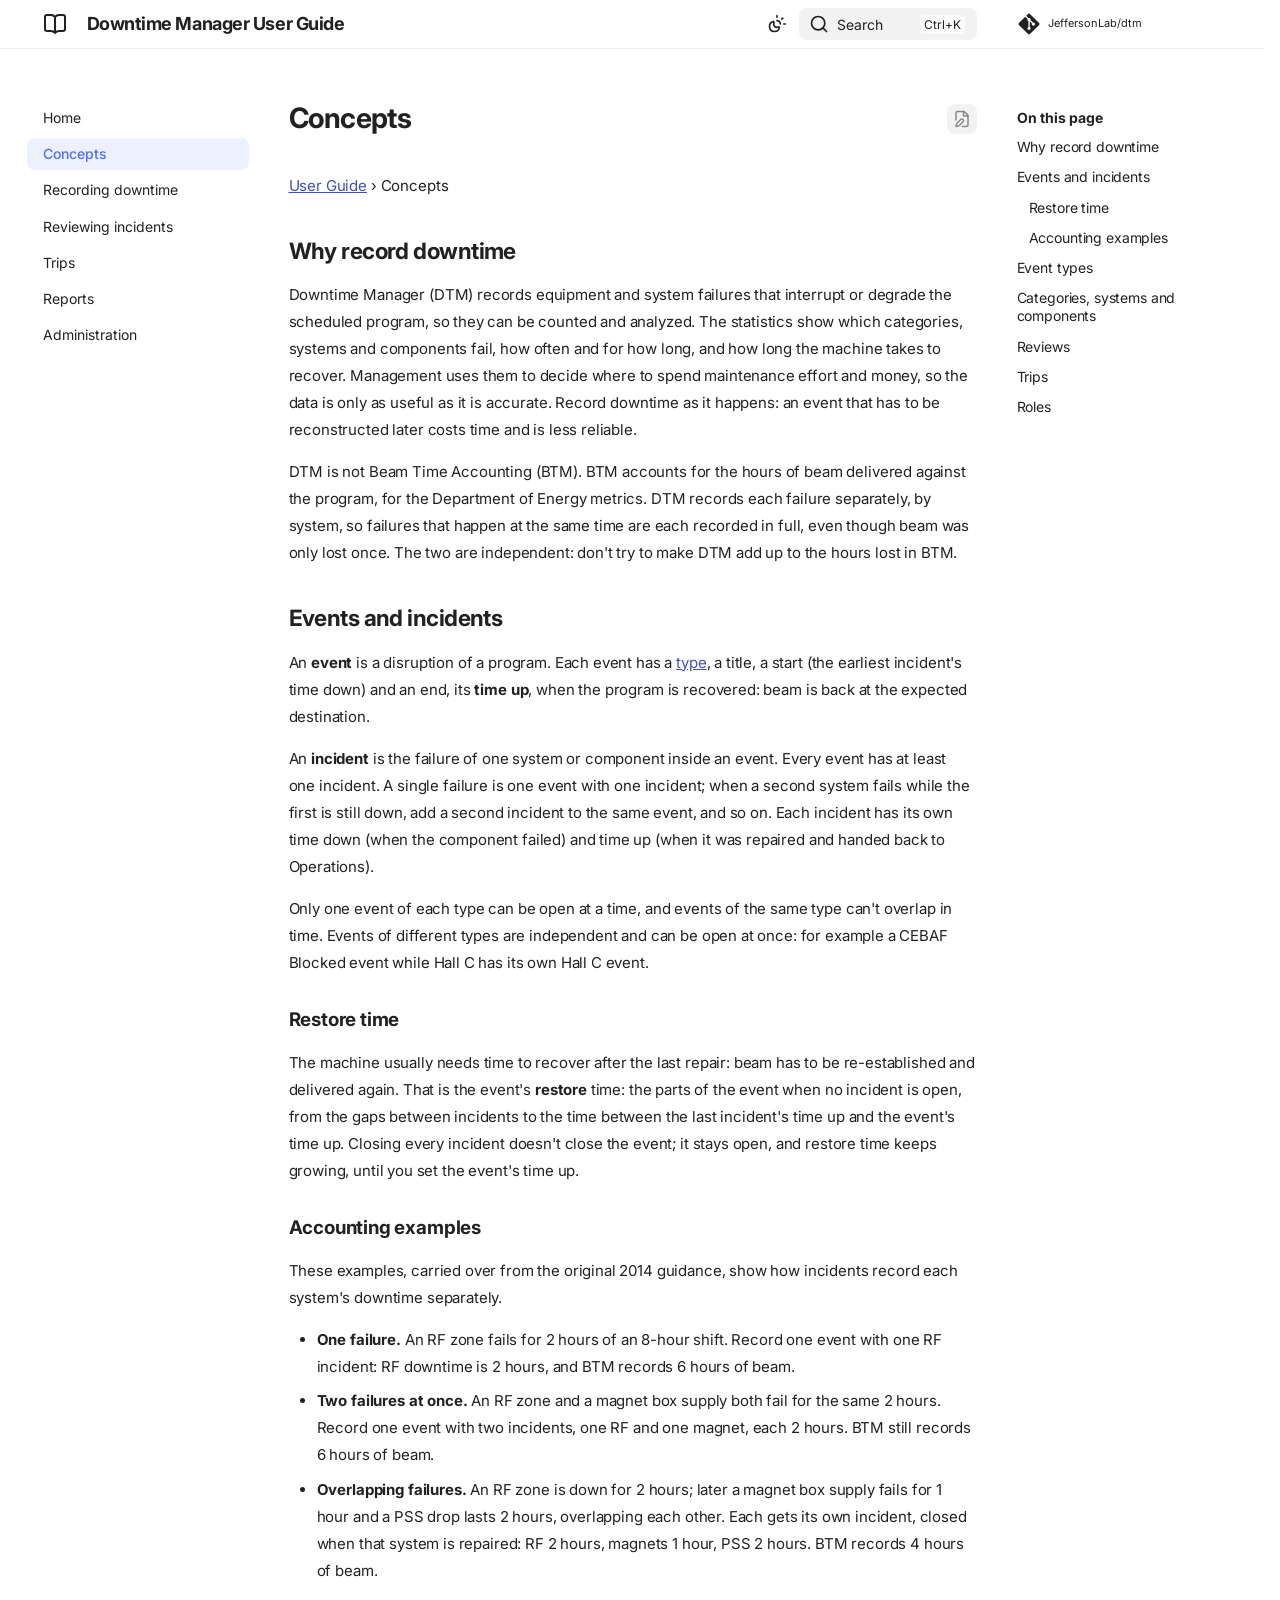
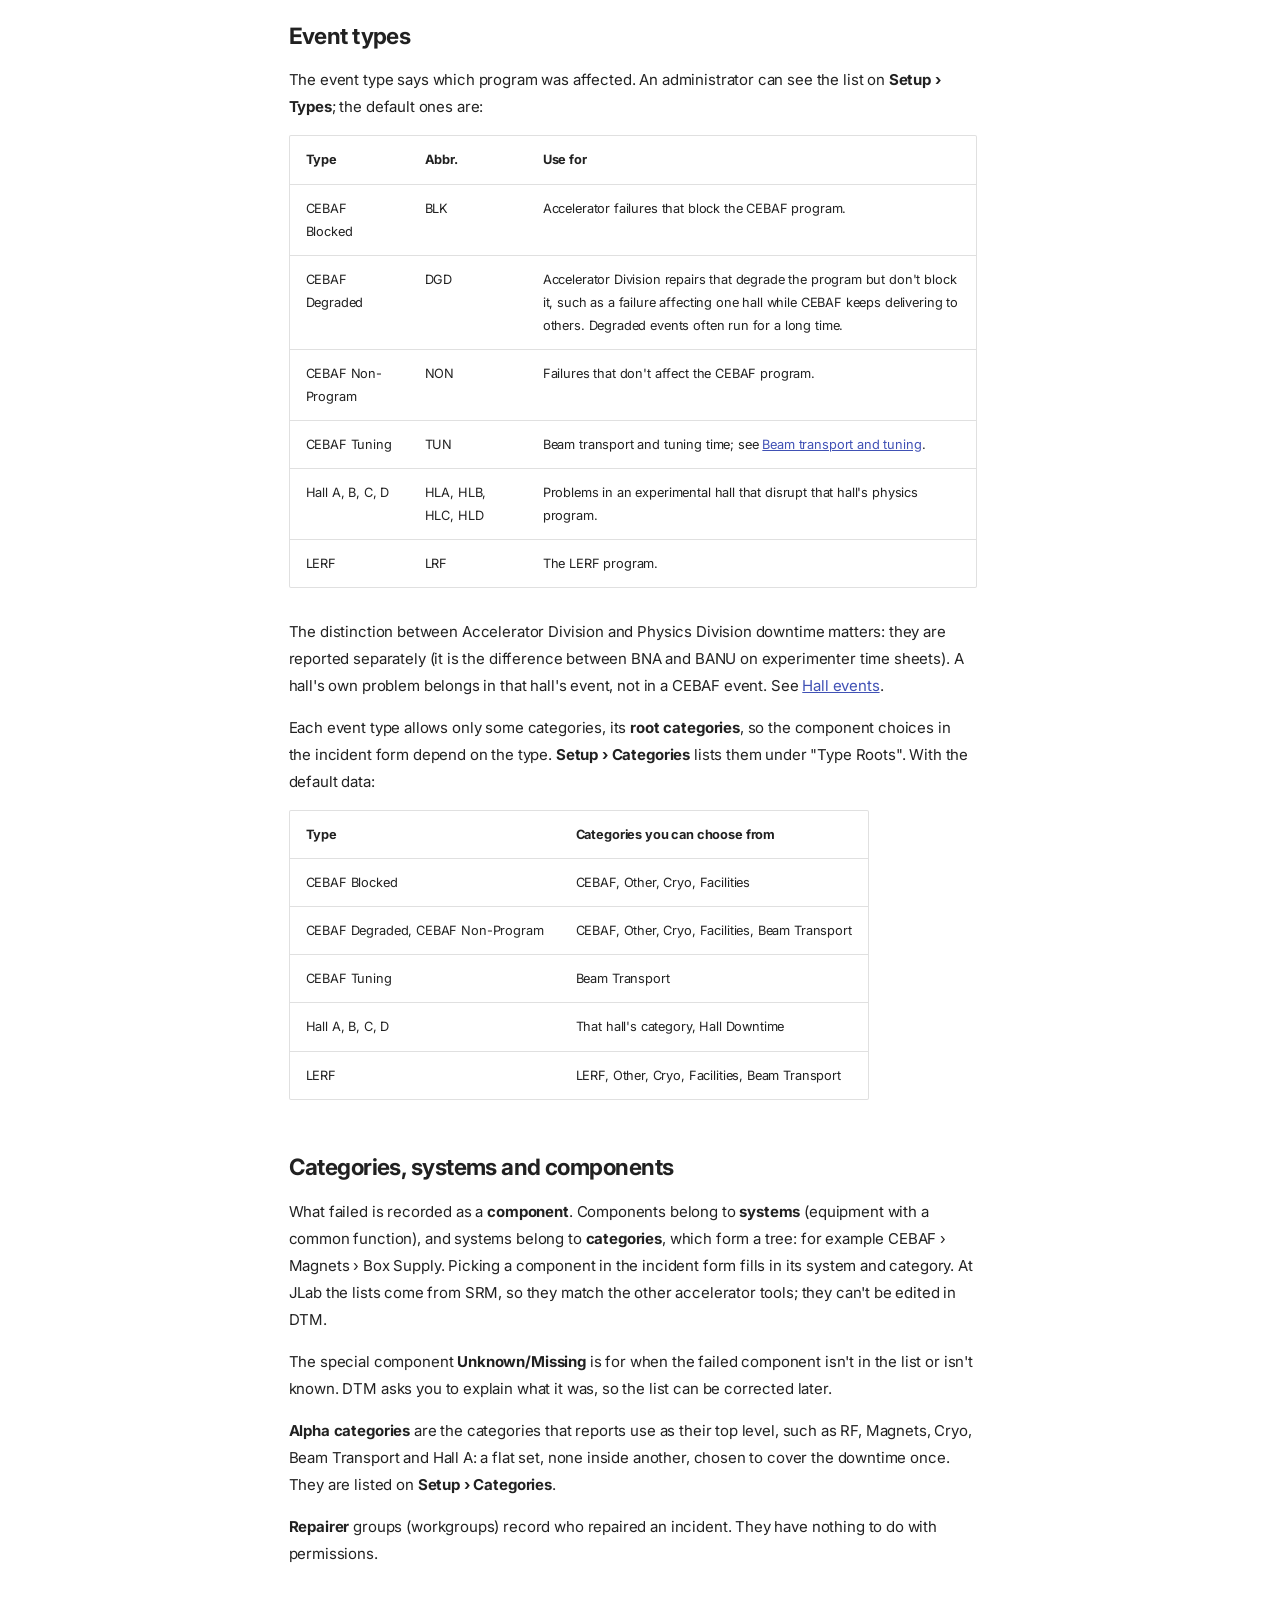
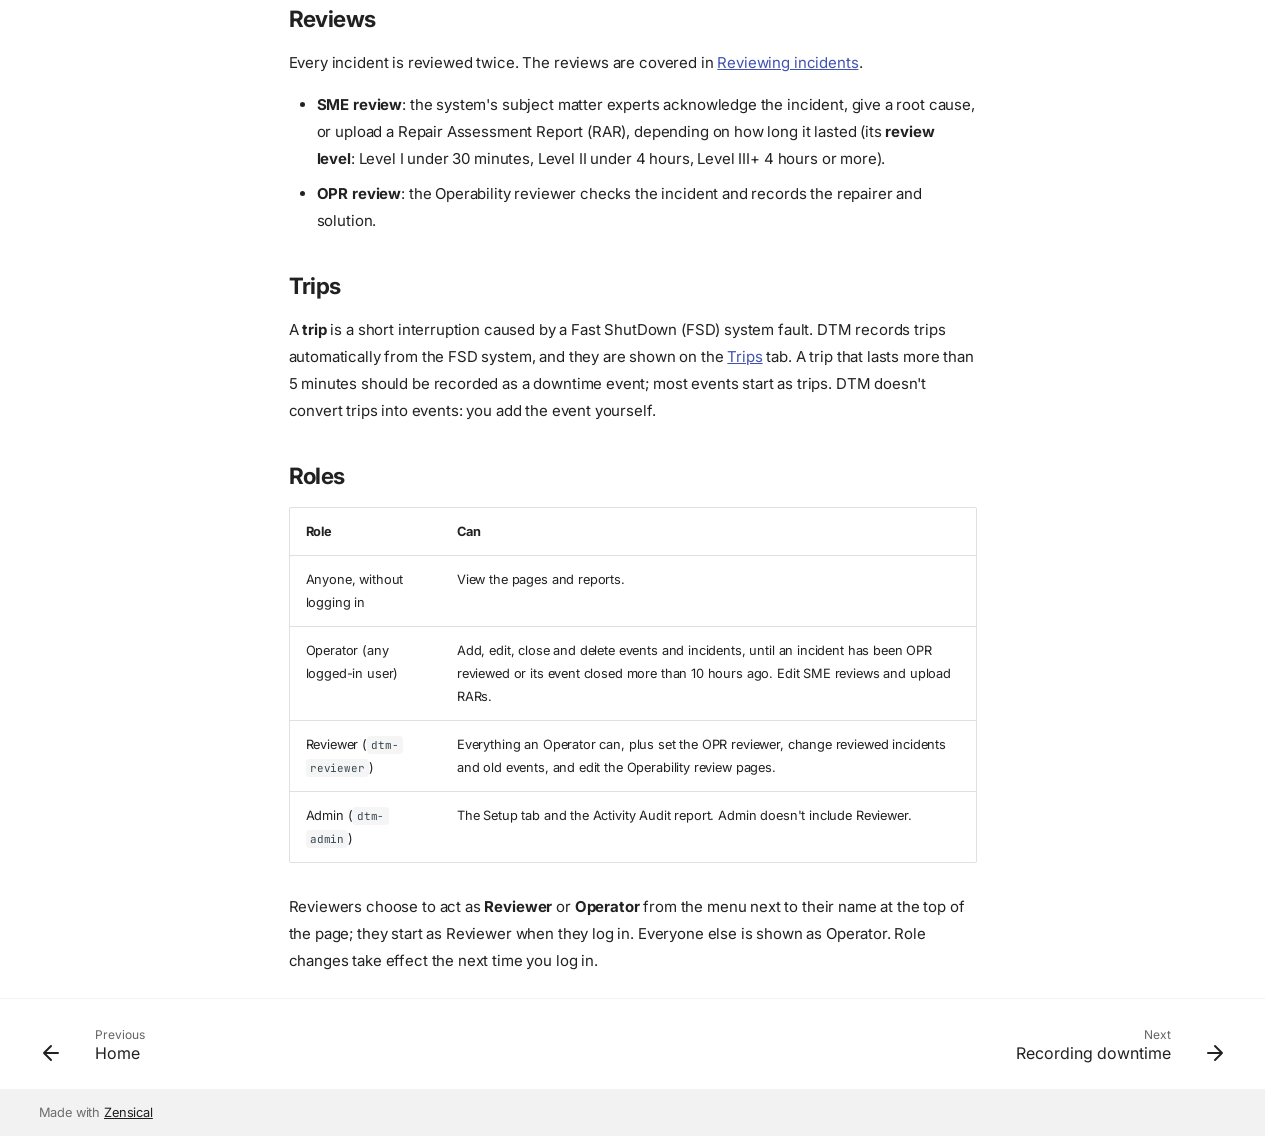
<file: latest/concepts/index.html>
<!doctype html>
<html lang="en" class="no-js">
  <head>
    
      <meta charset="utf-8">
      <meta name="viewport" content="width=device-width,initial-scale=1">
      
        <meta name="description" content="How to record, review and report accelerator downtime with Downtime Manager (DTM)">
      
      
      
      
        <link rel="prev" href="./..">
      
      
        <link rel="next" href="../recording-downtime/">
      
      
        
      
      
      <link rel="icon" href="../assets/images/favicon.png">
      <meta name="generator" content="zensical-0.0.69">
    
    
      
        <title>Concepts - Downtime Manager User Guide</title>
      
    
    
      
        
      
      <link rel="stylesheet" href="../assets/stylesheets/modern/main.e15858d4.min.css">
      
        
          
        
        <link rel="stylesheet" href="../assets/stylesheets/modern/palette.b27955a4.min.css">
      
      


    
    
      
    
    
      
        
        
        <link rel="preconnect" href="https://fonts.gstatic.com" crossorigin>
        <link rel="stylesheet" href="https://fonts.googleapis.com/css?family=Inter:300,300i,400,400i,500,500i,700,700i%7CJetBrains+Mono:400,400i,700,700i&amp;display=fallback">
        <style>:root{--md-text-font:"Inter";--md-code-font:"JetBrains Mono"}</style>
      
    
    
    <script>__md_scope=new URL("..",location),__md_scope.pathname.endsWith("/")||(__md_scope=new URL(__md_scope.pathname+"/",location)),__md_hash=e=>[...e].reduce(((e,t)=>(e<<5)-e+t.charCodeAt(0)),0),__md_get=(e,t=localStorage,_=__md_scope)=>JSON.parse(t.getItem(_.pathname+"."+e)),__md_set=(e,t,_=localStorage,a=__md_scope)=>{try{_.setItem(a.pathname+"."+e,JSON.stringify(t))}catch(e){}},document.documentElement.setAttribute("data-platform",navigator.platform)</script>
    
      

    
    
  </head>
  
  
    
    
      
    
    
    
    
    <body dir="ltr" data-md-color-scheme="default" data-md-color-primary="indigo" data-md-color-accent="indigo">
  
    
    <input class="md-toggle" data-md-toggle="drawer" type="checkbox" id="__drawer" autocomplete="off">
    <input class="md-toggle" data-md-toggle="search" type="checkbox" id="__search" autocomplete="off">
    <label class="md-overlay" for="__drawer" aria-hidden="true"></label>
    <div data-md-component="skip">
      <a href="#__skip" class="md-skip">
        Skip to content
      </a>
    </div>
    <div data-md-component="announce">
      
    </div>
    
    
      

  

<header class="md-header md-header--shadow" data-md-component="header">
  <nav class="md-header__inner md-grid" aria-label="Header">
    <a href="./.." title="Downtime Manager User Guide" class="md-header__button md-logo" aria-label="Downtime Manager User Guide" data-md-component="logo">
      
  
  <svg xmlns="http://www.w3.org/2000/svg" fill="none" stroke="currentColor" stroke-linecap="round" stroke-linejoin="round" stroke-width="2" class="lucide lucide-book-open" viewBox="0 0 24 24"><path d="M12 5v16M20.001 19A2 2 0 0 0 22 17V5a2 2 0 0 0-1.999-2L16 3.002A5 5 0 0 0 12 5a5 5 0 0 0-4-2H4a2 2 0 0 0-2 2v12a2 2 0 0 0 1.999 2H8a5 5 0 0 1 4 2 5 5 0 0 1 4-2z"/></svg>

    </a>
    <label class="md-header__button md-icon" for="__drawer" aria-label="Navigation">
      
      <svg xmlns="http://www.w3.org/2000/svg" fill="none" stroke="currentColor" stroke-linecap="round" stroke-linejoin="round" stroke-width="2" class="lucide lucide-menu" viewBox="0 0 24 24"><path d="M4 5h16M4 12h16M4 19h16"/></svg>
    </label>
    <div class="md-header__title" data-md-component="header-title">
      <div class="md-header__ellipsis">
        <div class="md-header__topic">
          <span class="md-ellipsis">
            Downtime Manager User Guide
          </span>
        </div>
        <div class="md-header__topic" data-md-component="header-topic">
          <span class="md-ellipsis">
            
              Concepts
            
          </span>
        </div>
      </div>
    </div>
    
      
        <form class="md-header__option" data-md-component="palette">
  
    
    
    
    <input class="md-option" data-md-color-media="(prefers-color-scheme)" data-md-color-scheme="default" data-md-color-primary="indigo" data-md-color-accent="indigo"  aria-label="Switch to light mode"  type="radio" name="__palette" id="__palette_0">
    
      <label class="md-header__button md-icon" title="Switch to light mode" for="__palette_1" hidden>
        <svg xmlns="http://www.w3.org/2000/svg" fill="none" stroke="currentColor" stroke-linecap="round" stroke-linejoin="round" stroke-width="2" class="lucide lucide-sun-moon" viewBox="0 0 24 24"><path d="M12 2v2M14.837 16.385a6 6 0 1 1-7.223-7.222c.624-.147.97.66.715 1.248a4 4 0 0 0 5.26 5.259c.589-.255 1.396.09 1.248.715M16 12a4 4 0 0 0-4-4M19 5l-1.256 1.256M20 12h2"/></svg>
      </label>
    
  
    
    
    
    <input class="md-option" data-md-color-media="(prefers-color-scheme: light)" data-md-color-scheme="default" data-md-color-primary="indigo" data-md-color-accent="indigo"  aria-label="Switch to dark mode"  type="radio" name="__palette" id="__palette_1">
    
      <label class="md-header__button md-icon" title="Switch to dark mode" for="__palette_2" hidden>
        <svg xmlns="http://www.w3.org/2000/svg" fill="none" stroke="currentColor" stroke-linecap="round" stroke-linejoin="round" stroke-width="2" class="lucide lucide-sun" viewBox="0 0 24 24"><circle cx="12" cy="12" r="4"/><path d="M12 2v2M12 20v2M4.93 4.93l1.41 1.41M17.66 17.66l1.41 1.41M2 12h2M20 12h2M6.34 17.66l-1.41 1.41M19.07 4.93l-1.41 1.41"/></svg>
      </label>
    
  
    
    
    
    <input class="md-option" data-md-color-media="(prefers-color-scheme: dark)" data-md-color-scheme="slate" data-md-color-primary="indigo" data-md-color-accent="indigo"  aria-label="Switch to system preference"  type="radio" name="__palette" id="__palette_2">
    
      <label class="md-header__button md-icon" title="Switch to system preference" for="__palette_0" hidden>
        <svg xmlns="http://www.w3.org/2000/svg" fill="none" stroke="currentColor" stroke-linecap="round" stroke-linejoin="round" stroke-width="2" class="lucide lucide-moon" viewBox="0 0 24 24"><path d="M20.985 12.486a9 9 0 1 1-9.473-9.472c.405-.022.617.46.402.803a6 6 0 0 0 8.268 8.268c.344-.215.825-.004.803.401"/></svg>
      </label>
    
  
</form>
      
    
    
      <script>var palette=__md_get("__palette");if(palette&&palette.color){if("(prefers-color-scheme)"===palette.color.media){var media=matchMedia("(prefers-color-scheme: light)"),input=document.querySelector(media.matches?"[data-md-color-media='(prefers-color-scheme: light)']":"[data-md-color-media='(prefers-color-scheme: dark)']");palette.color.media=input.getAttribute("data-md-color-media"),palette.color.scheme=input.getAttribute("data-md-color-scheme"),palette.color.primary=input.getAttribute("data-md-color-primary"),palette.color.accent=input.getAttribute("data-md-color-accent")}for(var[key,value]of Object.entries(palette.color))document.body.setAttribute("data-md-color-"+key,value)}</script>
    
    
    
      
      
        <label class="md-header__button md-icon" for="__search" aria-label="Search">
          
          <svg xmlns="http://www.w3.org/2000/svg" fill="none" stroke="currentColor" stroke-linecap="round" stroke-linejoin="round" stroke-width="2" class="lucide lucide-search" viewBox="0 0 24 24"><path d="m21 21-4.34-4.34"/><circle cx="11" cy="11" r="8"/></svg>
        </label>
        <div class="md-search" data-md-component="search" role="dialog" aria-label="Search">
  <button type="button" class="md-search__button">
    Search
  </button>
</div>
      
    
    <div class="md-header__source">
      
        <a href="https://github.com/JeffersonLab/dtm" title="Go to repository" class="md-source" data-md-component="source">
  <div class="md-source__icon md-icon">
    
    <svg xmlns="http://www.w3.org/2000/svg" viewBox="0 0 448 512"><!--! Font Awesome Free 7.3.1 by @fontawesome - https://fontawesome.com License - https://fontawesome.com/license/free (Icons: CC BY 4.0, Fonts: SIL OFL 1.1, Code: MIT License) Copyright 2026 Fonticons, Inc.--><path fill="currentColor" d="M439.6 236.1 244 40.5c-5.4-5.5-12.8-8.5-20.4-8.5s-15 3-20.4 8.4L162.5 81l51.5 51.5c27.1-9.1 52.7 16.8 43.4 43.7l49.7 49.7c34.2-11.8 61.2 31 35.5 56.7-26.5 26.5-70.2-2.9-56-37.3L240.3 199v121.9c25.3 12.5 22.3 41.8 9.1 55-6.4 6.4-15.2 10.1-24.3 10.1s-17.8-3.6-24.3-10.1c-17.6-17.6-11.1-46.9 11.2-56v-123c-20.8-8.5-24.6-30.7-18.6-45L142.6 101 8.5 235.1C3 240.6 0 247.9 0 255.5s3 15 8.5 20.4l195.6 195.7c5.4 5.4 12.7 8.4 20.4 8.4s15-3 20.4-8.4l194.7-194.7c5.4-5.4 8.4-12.8 8.4-20.4s-3-15-8.4-20.4"/></svg>
  </div>
  <div class="md-source__repository">
    JeffersonLab/dtm
  </div>
</a>
      
    </div>
  </nav>
  
</header>
    
    <div class="md-container" data-md-component="container">
      
      
        
          
        
      
      <main class="md-main" data-md-component="main">
        <div class="md-main__inner md-grid">
          
            
              
              <div class="md-sidebar md-sidebar--primary" data-md-component="sidebar" data-md-type="navigation" >
                <div class="md-sidebar__scrollwrap">
                  <div class="md-sidebar__inner">
                    



<nav class="md-nav md-nav--primary" aria-label="Navigation" data-md-level="0">
  <label class="md-nav__title" for="__drawer">
    <a href="./.." title="Downtime Manager User Guide" class="md-nav__button md-logo" aria-label="Downtime Manager User Guide" data-md-component="logo">
      
  
  <svg xmlns="http://www.w3.org/2000/svg" fill="none" stroke="currentColor" stroke-linecap="round" stroke-linejoin="round" stroke-width="2" class="lucide lucide-book-open" viewBox="0 0 24 24"><path d="M12 5v16M20.001 19A2 2 0 0 0 22 17V5a2 2 0 0 0-1.999-2L16 3.002A5 5 0 0 0 12 5a5 5 0 0 0-4-2H4a2 2 0 0 0-2 2v12a2 2 0 0 0 1.999 2H8a5 5 0 0 1 4 2 5 5 0 0 1 4-2z"/></svg>

    </a>
    Downtime Manager User Guide
  </label>
  
    <div class="md-nav__source">
      <a href="https://github.com/JeffersonLab/dtm" title="Go to repository" class="md-source" data-md-component="source">
  <div class="md-source__icon md-icon">
    
    <svg xmlns="http://www.w3.org/2000/svg" viewBox="0 0 448 512"><!--! Font Awesome Free 7.3.1 by @fontawesome - https://fontawesome.com License - https://fontawesome.com/license/free (Icons: CC BY 4.0, Fonts: SIL OFL 1.1, Code: MIT License) Copyright 2026 Fonticons, Inc.--><path fill="currentColor" d="M439.6 236.1 244 40.5c-5.4-5.5-12.8-8.5-20.4-8.5s-15 3-20.4 8.4L162.5 81l51.5 51.5c27.1-9.1 52.7 16.8 43.4 43.7l49.7 49.7c34.2-11.8 61.2 31 35.5 56.7-26.5 26.5-70.2-2.9-56-37.3L240.3 199v121.9c25.3 12.5 22.3 41.8 9.1 55-6.4 6.4-15.2 10.1-24.3 10.1s-17.8-3.6-24.3-10.1c-17.6-17.6-11.1-46.9 11.2-56v-123c-20.8-8.5-24.6-30.7-18.6-45L142.6 101 8.5 235.1C3 240.6 0 247.9 0 255.5s3 15 8.5 20.4l195.6 195.7c5.4 5.4 12.7 8.4 20.4 8.4s15-3 20.4-8.4l194.7-194.7c5.4-5.4 8.4-12.8 8.4-20.4s-3-15-8.4-20.4"/></svg>
  </div>
  <div class="md-source__repository">
    JeffersonLab/dtm
  </div>
</a>
    </div>
  
  <ul class="md-nav__list" data-md-scrollfix>
    
      
      
  
  
  
  
    <li class="md-nav__item">
      <a href="./.." class="md-nav__link">
        
  
  
  <span class="md-ellipsis">
    
  
  Home

    
  </span>
  
  

      </a>
    </li>
  

    
      
      
  
  
    
  
  
  
    <li class="md-nav__item md-nav__item--active">
      
      
      
      
        
      
      
        <label class="md-nav__link md-nav__link--active" for="__toc">
          
  
  
  <span class="md-ellipsis">
    
  
  Concepts

    
  </span>
  
  

          <span class="md-nav__icon md-icon"></span>
        </label>
      
      <a href="././" class="md-nav__link md-nav__link--active">
        
  
  
  <span class="md-ellipsis">
    
  
  Concepts

    
  </span>
  
  

      </a>
      
        


<nav class="md-nav md-nav--secondary" aria-label="On this page">
  
  
  
    
  
  
    <label class="md-nav__title" for="__toc">
      <span class="md-nav__icon md-icon"></span>
      On this page
    </label>
    <ul class="md-nav__list" data-md-component="toc" data-md-scrollfix>
      
        <li class="md-nav__item">
  <a href="#why-record-downtime" class="md-nav__link">
    <span class="md-ellipsis">
      <span class="md-typeset">
        Why record downtime
      </span>
    </span>
  </a>
  
</li>
      
        <li class="md-nav__item">
  <a href="#events-and-incidents" class="md-nav__link">
    <span class="md-ellipsis">
      <span class="md-typeset">
        Events and incidents
      </span>
    </span>
  </a>
  
    <nav class="md-nav" aria-label="Events and incidents">
      <ul class="md-nav__list">
        
          <li class="md-nav__item">
  <a href="#restore-time" class="md-nav__link">
    <span class="md-ellipsis">
      <span class="md-typeset">
        Restore time
      </span>
    </span>
  </a>
  
</li>
        
          <li class="md-nav__item">
  <a href="#accounting-examples" class="md-nav__link">
    <span class="md-ellipsis">
      <span class="md-typeset">
        Accounting examples
      </span>
    </span>
  </a>
  
</li>
        
      </ul>
    </nav>
  
</li>
      
        <li class="md-nav__item">
  <a href="#event-types" class="md-nav__link">
    <span class="md-ellipsis">
      <span class="md-typeset">
        Event types
      </span>
    </span>
  </a>
  
</li>
      
        <li class="md-nav__item">
  <a href="#categories-systems-and-components" class="md-nav__link">
    <span class="md-ellipsis">
      <span class="md-typeset">
        Categories, systems and components
      </span>
    </span>
  </a>
  
</li>
      
        <li class="md-nav__item">
  <a href="#reviews" class="md-nav__link">
    <span class="md-ellipsis">
      <span class="md-typeset">
        Reviews
      </span>
    </span>
  </a>
  
</li>
      
        <li class="md-nav__item">
  <a href="#trips" class="md-nav__link">
    <span class="md-ellipsis">
      <span class="md-typeset">
        Trips
      </span>
    </span>
  </a>
  
</li>
      
        <li class="md-nav__item">
  <a href="#roles" class="md-nav__link">
    <span class="md-ellipsis">
      <span class="md-typeset">
        Roles
      </span>
    </span>
  </a>
  
</li>
      
    </ul>
  
</nav>
      
    </li>
  

    
      
      
  
  
  
  
    <li class="md-nav__item">
      <a href="../recording-downtime/" class="md-nav__link">
        
  
  
  <span class="md-ellipsis">
    
  
  Recording downtime

    
  </span>
  
  

      </a>
    </li>
  

    
      
      
  
  
  
  
    <li class="md-nav__item">
      <a href="../review/" class="md-nav__link">
        
  
  
  <span class="md-ellipsis">
    
  
  Reviewing incidents

    
  </span>
  
  

      </a>
    </li>
  

    
      
      
  
  
  
  
    <li class="md-nav__item">
      <a href="../trips/" class="md-nav__link">
        
  
  
  <span class="md-ellipsis">
    
  
  Trips

    
  </span>
  
  

      </a>
    </li>
  

    
      
      
  
  
  
  
    <li class="md-nav__item">
      <a href="../reports/" class="md-nav__link">
        
  
  
  <span class="md-ellipsis">
    
  
  Reports

    
  </span>
  
  

      </a>
    </li>
  

    
      
      
  
  
  
  
    <li class="md-nav__item">
      <a href="../administration/" class="md-nav__link">
        
  
  
  <span class="md-ellipsis">
    
  
  Administration

    
  </span>
  
  

      </a>
    </li>
  

    
  </ul>
</nav>
                  </div>
                </div>
              </div>
            
            
              
              <div class="md-sidebar md-sidebar--secondary" data-md-component="sidebar" data-md-type="toc" >
                <div class="md-sidebar__scrollwrap">
                  
                    
                    
                    
                      
                    
                    
                      <input class="md-nav__toggle md-toggle" type="checkbox" id="__toc">
                      <div class="md-sidebar-button__wrapper">
                        <label class="md-sidebar-button" for="__toc"></label>
                      </div>
                    
                  
                  <div class="md-sidebar__inner">
                    


<nav class="md-nav md-nav--secondary" aria-label="On this page">
  
  
  
    
  
  
    <label class="md-nav__title" for="__toc">
      <span class="md-nav__icon md-icon"></span>
      On this page
    </label>
    <ul class="md-nav__list" data-md-component="toc" data-md-scrollfix>
      
        <li class="md-nav__item">
  <a href="#why-record-downtime" class="md-nav__link">
    <span class="md-ellipsis">
      <span class="md-typeset">
        Why record downtime
      </span>
    </span>
  </a>
  
</li>
      
        <li class="md-nav__item">
  <a href="#events-and-incidents" class="md-nav__link">
    <span class="md-ellipsis">
      <span class="md-typeset">
        Events and incidents
      </span>
    </span>
  </a>
  
    <nav class="md-nav" aria-label="Events and incidents">
      <ul class="md-nav__list">
        
          <li class="md-nav__item">
  <a href="#restore-time" class="md-nav__link">
    <span class="md-ellipsis">
      <span class="md-typeset">
        Restore time
      </span>
    </span>
  </a>
  
</li>
        
          <li class="md-nav__item">
  <a href="#accounting-examples" class="md-nav__link">
    <span class="md-ellipsis">
      <span class="md-typeset">
        Accounting examples
      </span>
    </span>
  </a>
  
</li>
        
      </ul>
    </nav>
  
</li>
      
        <li class="md-nav__item">
  <a href="#event-types" class="md-nav__link">
    <span class="md-ellipsis">
      <span class="md-typeset">
        Event types
      </span>
    </span>
  </a>
  
</li>
      
        <li class="md-nav__item">
  <a href="#categories-systems-and-components" class="md-nav__link">
    <span class="md-ellipsis">
      <span class="md-typeset">
        Categories, systems and components
      </span>
    </span>
  </a>
  
</li>
      
        <li class="md-nav__item">
  <a href="#reviews" class="md-nav__link">
    <span class="md-ellipsis">
      <span class="md-typeset">
        Reviews
      </span>
    </span>
  </a>
  
</li>
      
        <li class="md-nav__item">
  <a href="#trips" class="md-nav__link">
    <span class="md-ellipsis">
      <span class="md-typeset">
        Trips
      </span>
    </span>
  </a>
  
</li>
      
        <li class="md-nav__item">
  <a href="#roles" class="md-nav__link">
    <span class="md-ellipsis">
      <span class="md-typeset">
        Roles
      </span>
    </span>
  </a>
  
</li>
      
    </ul>
  
</nav>
                  </div>
                </div>
              </div>
            
          
          
            <div class="md-content" data-md-component="content">
              
              <article class="md-content__inner md-typeset">
                <a id="__skip" tabindex="-1"></a>
                
                  

  
    <a href="https://github.com/JeffersonLab/dtm/edit/main/docs/user-guide/concepts.md" title="Edit this page" class="md-content__button md-icon" rel="edit">
      
      <svg xmlns="http://www.w3.org/2000/svg" fill="none" stroke="currentColor" stroke-linecap="round" stroke-linejoin="round" stroke-width="2" class="lucide lucide-file-pen" viewBox="0 0 24 24"><path d="M12.659 22H18a2 2 0 0 0 2-2V8a2.4 2.4 0 0 0-.706-1.706l-3.588-3.588A2.4 2.4 0 0 0 14 2H6a2 2 0 0 0-2 2v9.34"/><path d="M14 2v5a1 1 0 0 0 1 1h5M10.378 12.622a1 1 0 0 1 3 3.003L8.36 20.637a2 2 0 0 1-.854.506l-2.867.837a.5.5 0 0 1-.62-.62l.836-2.869a2 2 0 0 1 .506-.853z"/></svg>
    </a>
  
  


<h1 id="concepts">Concepts<a class="headerlink" href="#concepts" title="Permanent link">&para;</a></h1>
<p><a href="../">User Guide</a> › Concepts</p>
<h2 id="why-record-downtime">Why record downtime<a class="headerlink" href="#why-record-downtime" title="Permanent link">&para;</a></h2>
<p>Downtime Manager (DTM) records equipment and system failures that interrupt or degrade the
scheduled program, so they can be counted and analyzed. The statistics show which categories,
systems and components fail, how often and for how long, and how long the machine takes to
recover. Management uses them to decide where to spend maintenance effort and money, so the
data is only as useful as it is accurate. Record downtime as it happens: an event that has to be
reconstructed later costs time and is less reliable.</p>
<p>DTM is not Beam Time Accounting (BTM). BTM accounts for the hours of beam delivered against the
program, for the Department of Energy metrics. DTM records each failure separately, by system,
so failures that happen at the same time are each recorded in full, even though beam was only
lost once. The two are independent: don't try to make DTM add up to the hours lost in BTM.</p>
<h2 id="events-and-incidents">Events and incidents<a class="headerlink" href="#events-and-incidents" title="Permanent link">&para;</a></h2>
<p>An <strong>event</strong> is a disruption of a program. Each event has a <a href="#event-types">type</a>, a title, a
start (the earliest incident's time down) and an end, its <strong>time up</strong>, when the program is
recovered: beam is back at the expected destination.</p>
<p>An <strong>incident</strong> is the failure of one system or component inside an event. Every event has at
least one incident. A single failure is one event with one incident; when a second system fails
while the first is still down, add a second incident to the same event, and so on. Each incident
has its own time down (when the component failed) and time up (when it was repaired and handed
back to Operations).</p>
<p>Only one event of each type can be open at a time, and events of the same type can't overlap in
time. Events of different types are independent and can be open at once: for example a CEBAF
Blocked event while Hall C has its own Hall C event.</p>
<h3 id="restore-time">Restore time<a class="headerlink" href="#restore-time" title="Permanent link">&para;</a></h3>
<p>The machine usually needs time to recover after the last repair: beam has to be re-established
and delivered again. That is the event's <strong>restore</strong> time: the parts of the event when no
incident is open, from the gaps between incidents to the time between the last incident's time
up and the event's time up. Closing every incident doesn't close the event; it stays open, and
restore time keeps growing, until you set the event's time up.</p>
<h3 id="accounting-examples">Accounting examples<a class="headerlink" href="#accounting-examples" title="Permanent link">&para;</a></h3>
<p>These examples, carried over from the original 2014 guidance, show how incidents record each
system's downtime separately.</p>
<ul>
<li><strong>One failure.</strong> An RF zone fails for 2 hours of an 8-hour shift. Record one event with one RF
  incident: RF downtime is 2 hours, and BTM records 6 hours of beam.</li>
<li><strong>Two failures at once.</strong> An RF zone and a magnet box supply both fail for the same 2 hours.
  Record one event with two incidents, one RF and one magnet, each 2 hours. BTM still records 6
  hours of beam.</li>
<li><strong>Overlapping failures.</strong> An RF zone is down for 2 hours; later a magnet box supply fails for 1
  hour and a PSS drop lasts 2 hours, overlapping each other. Each gets its own incident, closed
  when that system is repaired: RF 2 hours, magnets 1 hour, PSS 2 hours. BTM records 4 hours of
  beam.</li>
</ul>
<h2 id="event-types">Event types<a class="headerlink" href="#event-types" title="Permanent link">&para;</a></h2>
<p>The event type says which program was affected. An administrator can see the list on
<strong>Setup › Types</strong>; the default ones are:</p>
<table>
<thead>
<tr>
<th>Type</th>
<th>Abbr.</th>
<th>Use for</th>
</tr>
</thead>
<tbody>
<tr>
<td>CEBAF Blocked</td>
<td>BLK</td>
<td>Accelerator failures that block the CEBAF program.</td>
</tr>
<tr>
<td>CEBAF Degraded</td>
<td>DGD</td>
<td>Accelerator Division repairs that degrade the program but don't block it, such as a failure affecting one hall while CEBAF keeps delivering to others. Degraded events often run for a long time.</td>
</tr>
<tr>
<td>CEBAF Non-Program</td>
<td>NON</td>
<td>Failures that don't affect the CEBAF program.</td>
</tr>
<tr>
<td>CEBAF Tuning</td>
<td>TUN</td>
<td>Beam transport and tuning time; see <a href="../recording-downtime/#beam-transport-and-tuning">Beam transport and tuning</a>.</td>
</tr>
<tr>
<td>Hall A, B, C, D</td>
<td>HLA, HLB, HLC, HLD</td>
<td>Problems in an experimental hall that disrupt that hall's physics program.</td>
</tr>
<tr>
<td>LERF</td>
<td>LRF</td>
<td>The LERF program.</td>
</tr>
</tbody>
</table>
<p>The distinction between Accelerator Division and Physics Division downtime matters: they are
reported separately (it is the difference between BNA and BANU on experimenter time sheets). A
hall's own problem belongs in that hall's event, not in a CEBAF event. See
<a href="../recording-downtime/#hall-events">Hall events</a>.</p>
<p>Each event type allows only some categories, its <strong>root categories</strong>, so the component choices
in the incident form depend on the type. <strong>Setup › Categories</strong> lists them under "Type Roots".
With the default data:</p>
<table>
<thead>
<tr>
<th>Type</th>
<th>Categories you can choose from</th>
</tr>
</thead>
<tbody>
<tr>
<td>CEBAF Blocked</td>
<td>CEBAF, Other, Cryo, Facilities</td>
</tr>
<tr>
<td>CEBAF Degraded, CEBAF Non-Program</td>
<td>CEBAF, Other, Cryo, Facilities, Beam Transport</td>
</tr>
<tr>
<td>CEBAF Tuning</td>
<td>Beam Transport</td>
</tr>
<tr>
<td>Hall A, B, C, D</td>
<td>That hall's category, Hall Downtime</td>
</tr>
<tr>
<td>LERF</td>
<td>LERF, Other, Cryo, Facilities, Beam Transport</td>
</tr>
</tbody>
</table>
<h2 id="categories-systems-and-components">Categories, systems and components<a class="headerlink" href="#categories-systems-and-components" title="Permanent link">&para;</a></h2>
<p>What failed is recorded as a <strong>component</strong>. Components belong to <strong>systems</strong> (equipment with a
common function), and systems belong to <strong>categories</strong>, which form a tree: for example CEBAF ›
Magnets › Box Supply. Picking a component in the incident form fills in its system and category.
At JLab the lists come from SRM, so they match the other accelerator tools; they can't be edited
in DTM.</p>
<p>The special component <strong>Unknown/Missing</strong> is for when the failed component isn't in the list or
isn't known. DTM asks you to explain what it was, so the list can be corrected later.</p>
<p><strong>Alpha categories</strong> are the categories that reports use as their top level, such as RF,
Magnets, Cryo, Beam Transport and Hall A: a flat set, none inside another, chosen to cover the
downtime once. They are listed on <strong>Setup › Categories</strong>.</p>
<p><strong>Repairer</strong> groups (workgroups) record who repaired an incident. They have nothing to do with
permissions.</p>
<h2 id="reviews">Reviews<a class="headerlink" href="#reviews" title="Permanent link">&para;</a></h2>
<p>Every incident is reviewed twice. The reviews are covered in
<a href="../review/">Reviewing incidents</a>.</p>
<ul>
<li><strong>SME review</strong>: the system's subject matter experts acknowledge the incident, give a root
  cause, or upload a Repair Assessment Report (RAR), depending on how long it lasted (its
  <strong>review level</strong>: Level Ⅰ under 30 minutes, Level Ⅱ under 4 hours, Level Ⅲ+ 4 hours or more).</li>
<li><strong>OPR review</strong>: the Operability reviewer checks the incident and records the repairer and
  solution.</li>
</ul>
<h2 id="trips">Trips<a class="headerlink" href="#trips" title="Permanent link">&para;</a></h2>
<p>A <strong>trip</strong> is a short interruption caused by a Fast ShutDown (FSD) system fault. DTM records
trips automatically from the FSD system, and they are shown on the <a href="../trips/">Trips</a> tab. A trip
that lasts more than 5 minutes should be recorded as a downtime event; most events start as
trips. DTM doesn't convert trips into events: you add the event yourself.</p>
<h2 id="roles">Roles<a class="headerlink" href="#roles" title="Permanent link">&para;</a></h2>
<table>
<thead>
<tr>
<th>Role</th>
<th>Can</th>
</tr>
</thead>
<tbody>
<tr>
<td>Anyone, without logging in</td>
<td>View the pages and reports.</td>
</tr>
<tr>
<td>Operator (any logged-in user)</td>
<td>Add, edit, close and delete events and incidents, until an incident has been OPR reviewed or its event closed more than 10 hours ago. Edit SME reviews and upload RARs.</td>
</tr>
<tr>
<td>Reviewer (<code>dtm-reviewer</code>)</td>
<td>Everything an Operator can, plus set the OPR reviewer, change reviewed incidents and old events, and edit the Operability review pages.</td>
</tr>
<tr>
<td>Admin (<code>dtm-admin</code>)</td>
<td>The Setup tab and the Activity Audit report. Admin doesn't include Reviewer.</td>
</tr>
</tbody>
</table>
<p>Reviewers choose to act as <strong>Reviewer</strong> or <strong>Operator</strong> from the menu next to their name at the
top of the page; they start as Reviewer when they log in. Everyone else is shown as Operator.
Role changes take effect the next time you log in.</p>














                
              </article>
            </div>
          
          
<script>var target=document.getElementById(location.hash.slice(1));target&&target.name&&(target.checked=target.name.startsWith("__tabbed_"))</script>
        </div>
        
          <button type="button" class="md-top md-icon" data-md-component="top" hidden>
  
  <svg xmlns="http://www.w3.org/2000/svg" fill="none" stroke="currentColor" stroke-linecap="round" stroke-linejoin="round" stroke-width="2" class="lucide lucide-circle-arrow-up" viewBox="0 0 24 24"><circle cx="12" cy="12" r="10"/><path d="m16 12-4-4-4 4M12 16V8"/></svg>
  Back to top
</button>
        
      </main>
      
        <footer class="md-footer">
  
    
      
      <nav class="md-footer__inner md-grid" aria-label="Footer" >
        
          
          <a href="./.." class="md-footer__link md-footer__link--prev" aria-label="Previous: Home">
            <div class="md-footer__button md-icon">
              
              <svg xmlns="http://www.w3.org/2000/svg" fill="none" stroke="currentColor" stroke-linecap="round" stroke-linejoin="round" stroke-width="2" class="lucide lucide-arrow-left" viewBox="0 0 24 24"><path d="m12 19-7-7 7-7M19 12H5"/></svg>
            </div>
            <div class="md-footer__title">
              <span class="md-footer__direction">
                Previous
              </span>
              <div class="md-ellipsis">
                Home
              </div>
            </div>
          </a>
        
        
          
          <a href="../recording-downtime/" class="md-footer__link md-footer__link--next" aria-label="Next: Recording downtime">
            <div class="md-footer__title">
              <span class="md-footer__direction">
                Next
              </span>
              <div class="md-ellipsis">
                Recording downtime
              </div>
            </div>
            <div class="md-footer__button md-icon">
              
              <svg xmlns="http://www.w3.org/2000/svg" fill="none" stroke="currentColor" stroke-linecap="round" stroke-linejoin="round" stroke-width="2" class="lucide lucide-arrow-right" viewBox="0 0 24 24"><path d="M5 12h14M12 5l7 7-7 7"/></svg>
            </div>
          </a>
        
      </nav>
    
  
  <div class="md-footer-meta md-typeset">
    <div class="md-footer-meta__inner md-grid">
      <div class="md-copyright">
  
  
    Made with
    <a href="https://zensical.org/" target="_blank" rel="noopener">
      Zensical
    </a>
  
</div>
      
    </div>
  </div>
</footer>
      
    </div>
    <div class="md-dialog" data-md-component="dialog" role="status" aria-atomic="true">
      <div class="md-dialog__inner md-typeset"></div>
    </div>
    
    
    
      
      
      
      
        
        
      <script id="__config" type="application/json">{"annotate":null,"base":"..","features":["content.action.edit","navigation.footer","navigation.top","search.highlight"],"redirect":null,"search":"../assets/javascripts/workers/search.7d14d953.min.js","tags":null,"translations":{"clipboard.copied":"Copied to clipboard","clipboard.copy":"Copy to clipboard","clipboard.error":"Could not copy to clipboard","search.result.more.one":"1 more on this page","search.result.more.other":"# more on this page","search.result.none":"No matching documents","search.result.one":"1 matching document","search.result.other":"# matching documents","search.result.placeholder":"Type to start searching","search.result.term.missing":"Missing","select.version":"Select version"},"version":null}</script>
    
    
      <script src="../assets/javascripts/bundle.8b1c90bd.min.js"></script>
      
    
  </body>
</html>
</file>
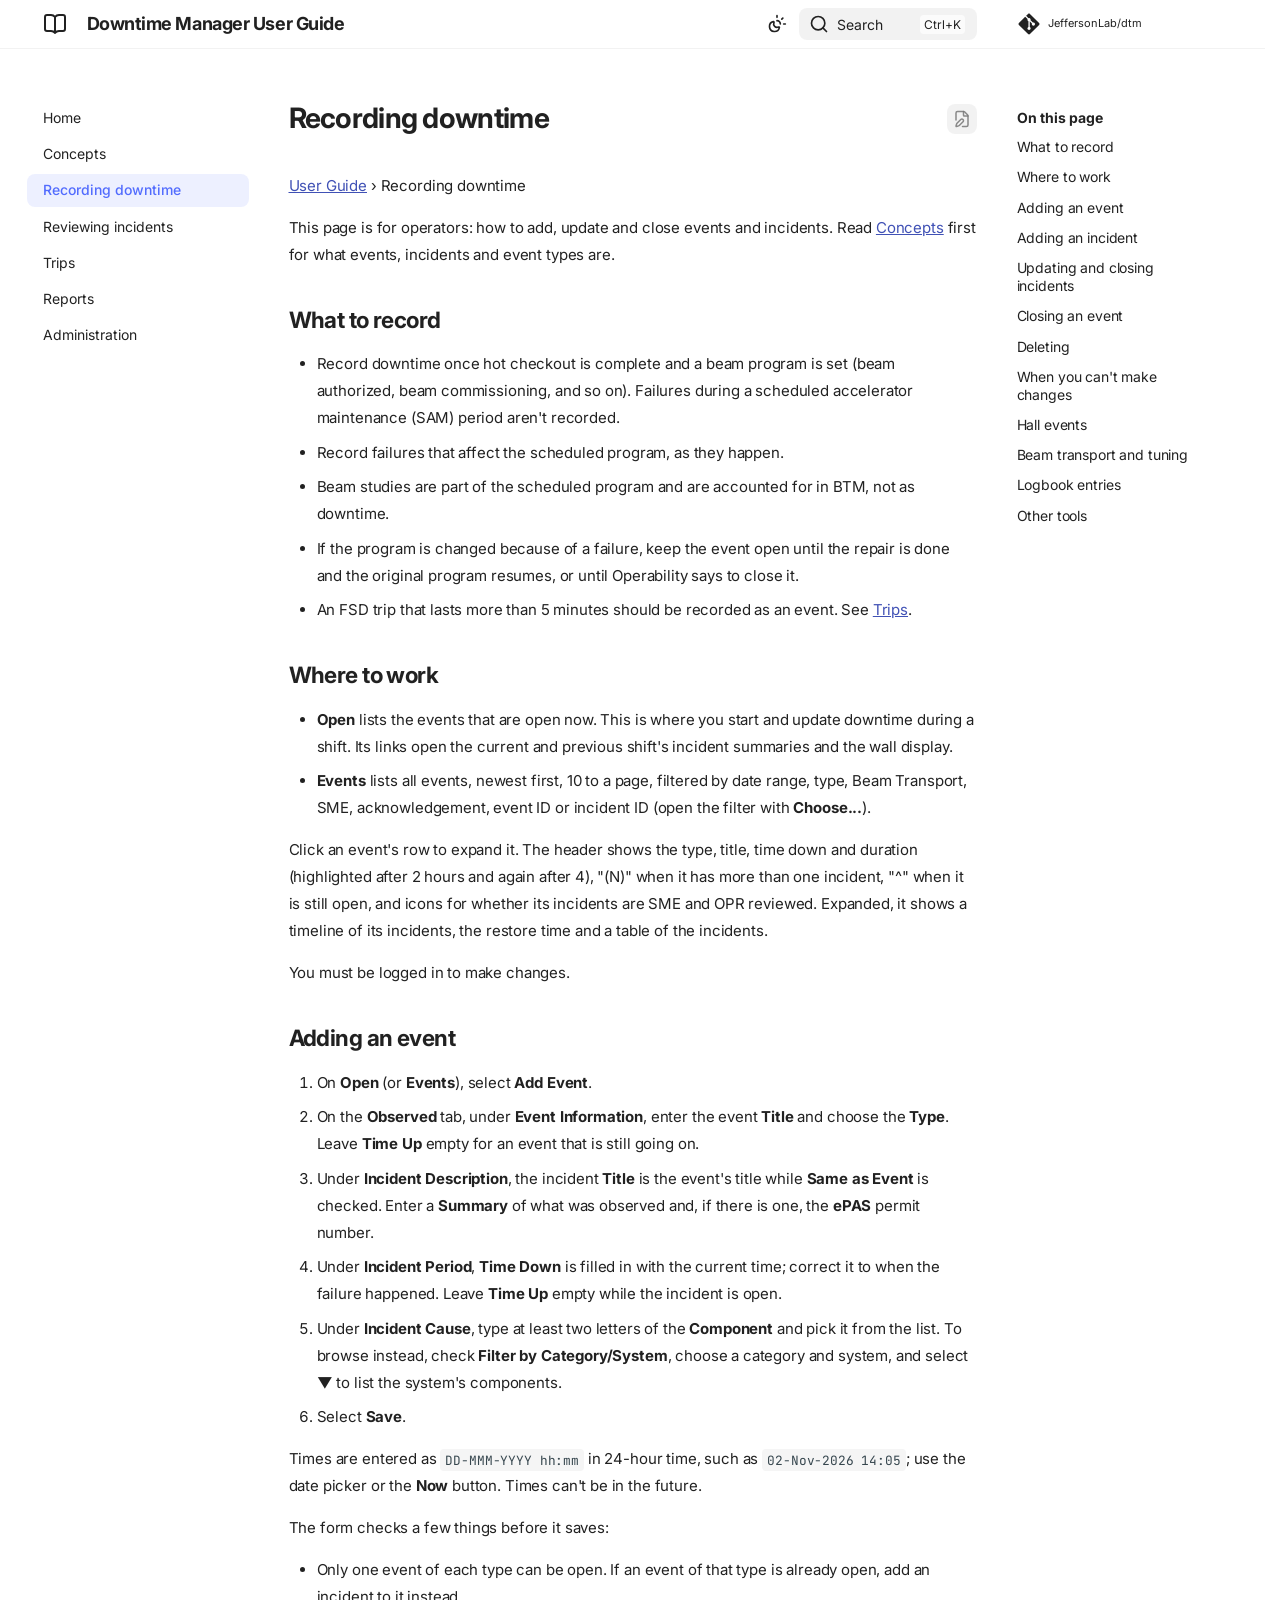
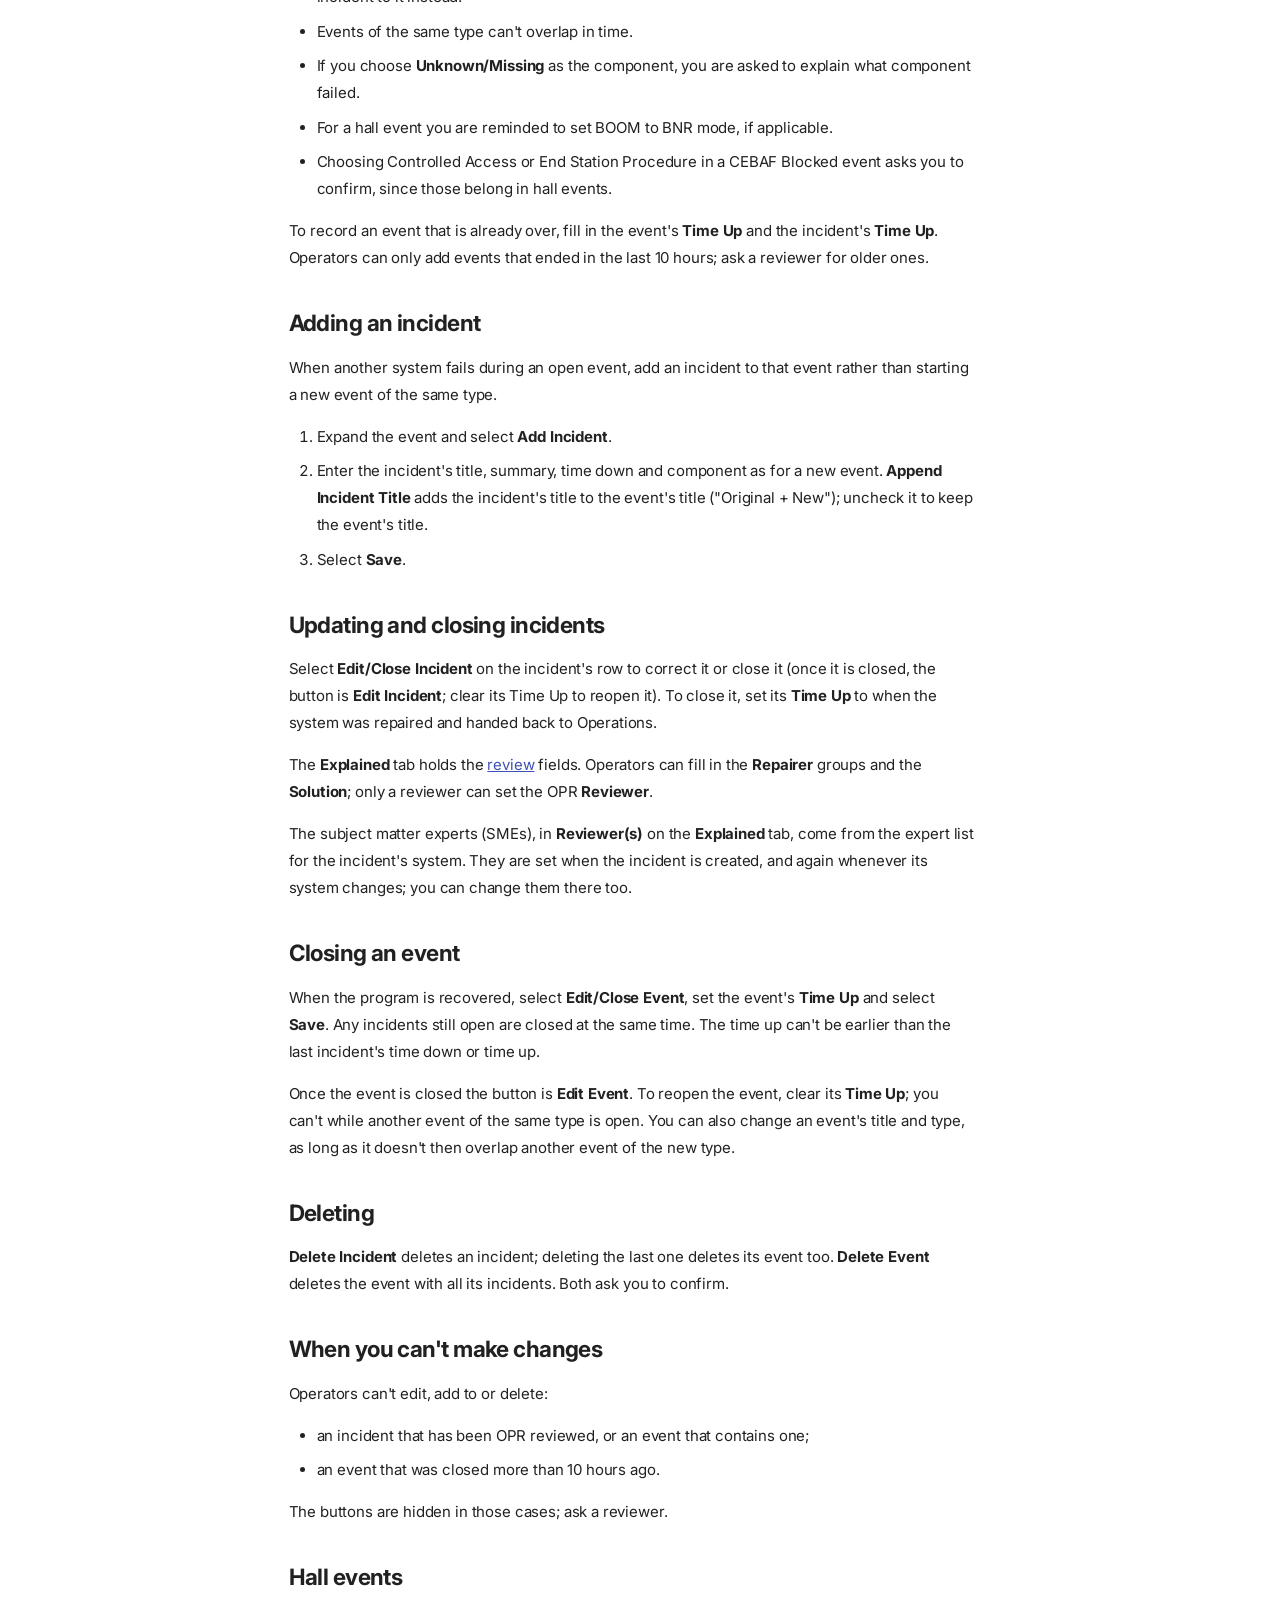
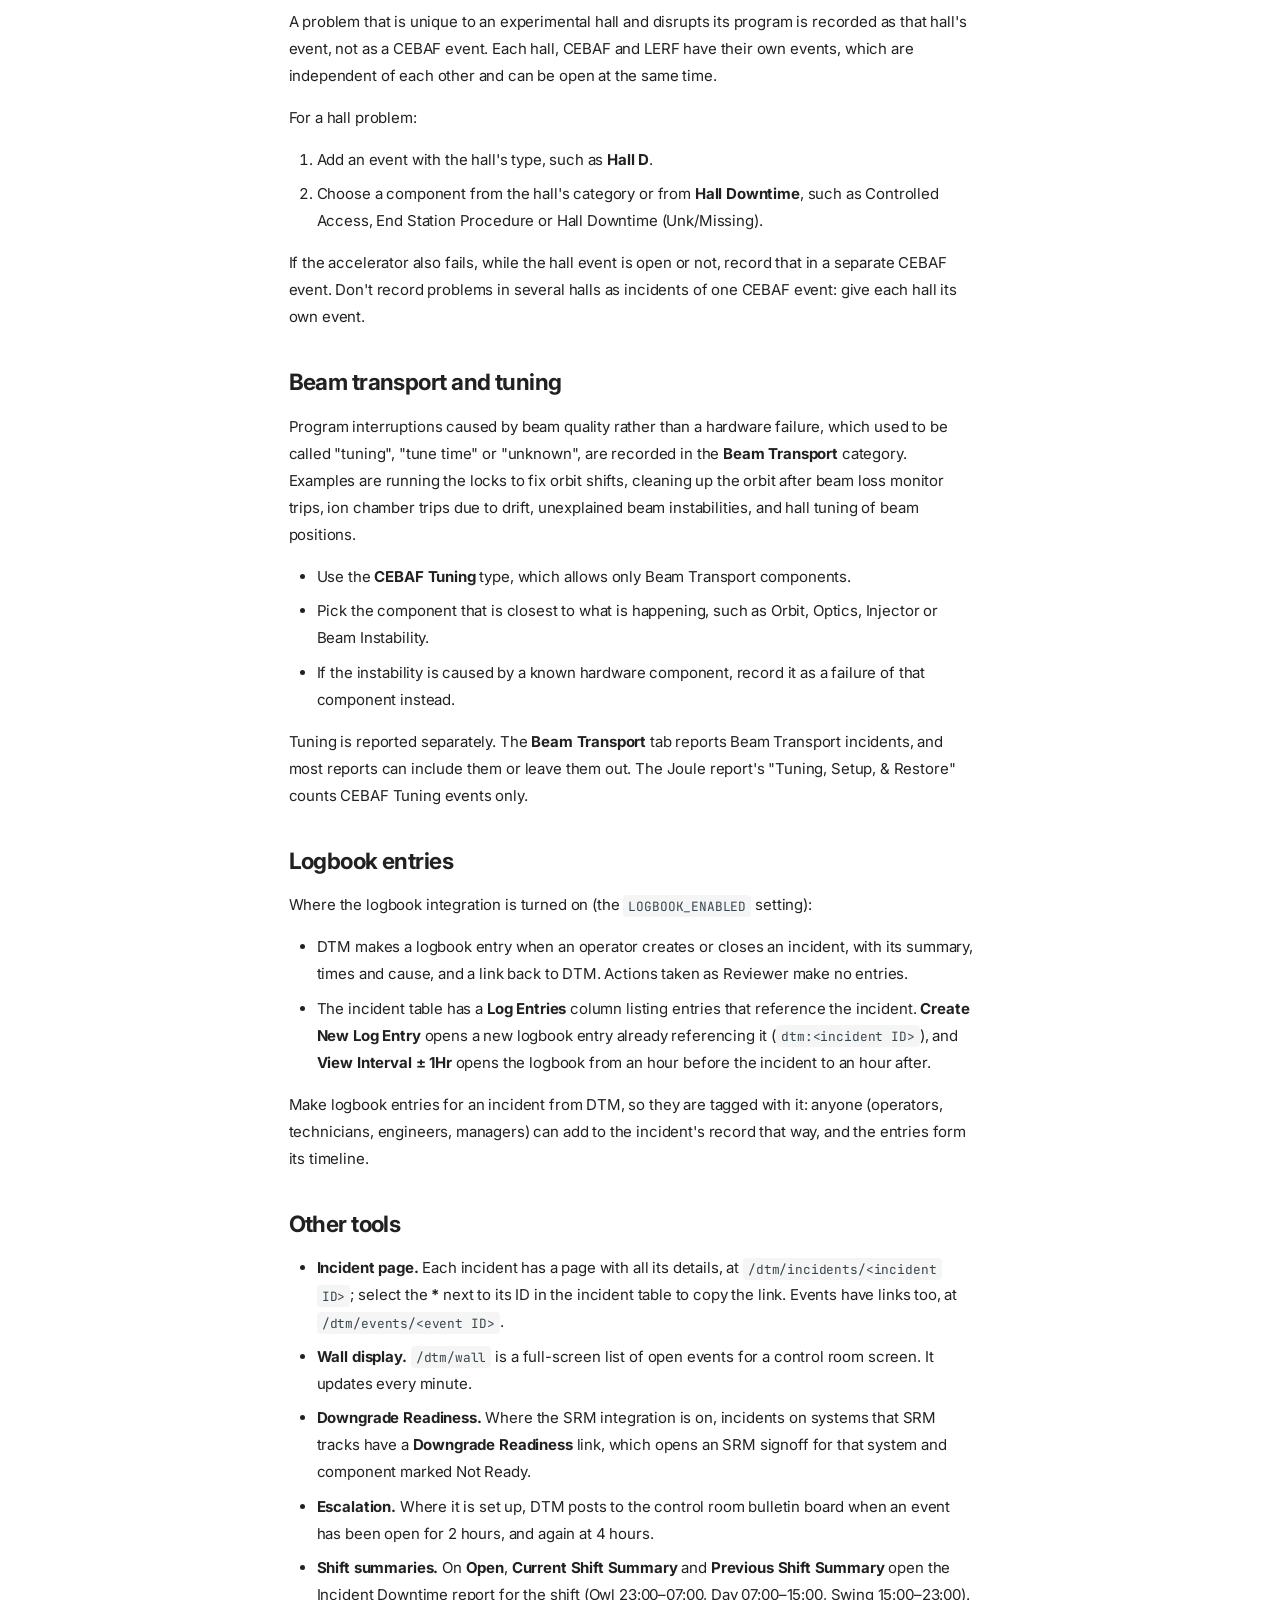
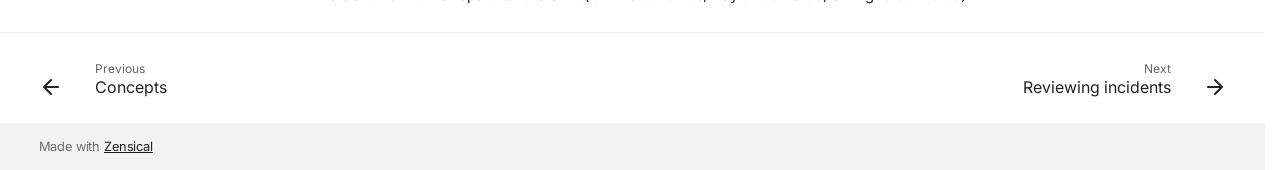
<file: latest/recording-downtime/index.html>
<!doctype html>
<html lang="en" class="no-js">
  <head>
    
      <meta charset="utf-8">
      <meta name="viewport" content="width=device-width,initial-scale=1">
      
        <meta name="description" content="How to record, review and report accelerator downtime with Downtime Manager (DTM)">
      
      
      
      
        <link rel="prev" href="../concepts/">
      
      
        <link rel="next" href="../review/">
      
      
        
      
      
      <link rel="icon" href="../assets/images/favicon.png">
      <meta name="generator" content="zensical-0.0.69">
    
    
      
        <title>Recording downtime - Downtime Manager User Guide</title>
      
    
    
      
        
      
      <link rel="stylesheet" href="../assets/stylesheets/modern/main.e15858d4.min.css">
      
        
          
        
        <link rel="stylesheet" href="../assets/stylesheets/modern/palette.b27955a4.min.css">
      
      


    
    
      
    
    
      
        
        
        <link rel="preconnect" href="https://fonts.gstatic.com" crossorigin>
        <link rel="stylesheet" href="https://fonts.googleapis.com/css?family=Inter:300,300i,400,400i,500,500i,700,700i%7CJetBrains+Mono:400,400i,700,700i&amp;display=fallback">
        <style>:root{--md-text-font:"Inter";--md-code-font:"JetBrains Mono"}</style>
      
    
    
    <script>__md_scope=new URL("..",location),__md_scope.pathname.endsWith("/")||(__md_scope=new URL(__md_scope.pathname+"/",location)),__md_hash=e=>[...e].reduce(((e,t)=>(e<<5)-e+t.charCodeAt(0)),0),__md_get=(e,t=localStorage,_=__md_scope)=>JSON.parse(t.getItem(_.pathname+"."+e)),__md_set=(e,t,_=localStorage,a=__md_scope)=>{try{_.setItem(a.pathname+"."+e,JSON.stringify(t))}catch(e){}},document.documentElement.setAttribute("data-platform",navigator.platform)</script>
    
      

    
    
  </head>
  
  
    
    
      
    
    
    
    
    <body dir="ltr" data-md-color-scheme="default" data-md-color-primary="indigo" data-md-color-accent="indigo">
  
    
    <input class="md-toggle" data-md-toggle="drawer" type="checkbox" id="__drawer" autocomplete="off">
    <input class="md-toggle" data-md-toggle="search" type="checkbox" id="__search" autocomplete="off">
    <label class="md-overlay" for="__drawer" aria-hidden="true"></label>
    <div data-md-component="skip">
      <a href="#__skip" class="md-skip">
        Skip to content
      </a>
    </div>
    <div data-md-component="announce">
      
    </div>
    
    
      

  

<header class="md-header md-header--shadow" data-md-component="header">
  <nav class="md-header__inner md-grid" aria-label="Header">
    <a href="./.." title="Downtime Manager User Guide" class="md-header__button md-logo" aria-label="Downtime Manager User Guide" data-md-component="logo">
      
  
  <svg xmlns="http://www.w3.org/2000/svg" fill="none" stroke="currentColor" stroke-linecap="round" stroke-linejoin="round" stroke-width="2" class="lucide lucide-book-open" viewBox="0 0 24 24"><path d="M12 5v16M20.001 19A2 2 0 0 0 22 17V5a2 2 0 0 0-1.999-2L16 3.002A5 5 0 0 0 12 5a5 5 0 0 0-4-2H4a2 2 0 0 0-2 2v12a2 2 0 0 0 1.999 2H8a5 5 0 0 1 4 2 5 5 0 0 1 4-2z"/></svg>

    </a>
    <label class="md-header__button md-icon" for="__drawer" aria-label="Navigation">
      
      <svg xmlns="http://www.w3.org/2000/svg" fill="none" stroke="currentColor" stroke-linecap="round" stroke-linejoin="round" stroke-width="2" class="lucide lucide-menu" viewBox="0 0 24 24"><path d="M4 5h16M4 12h16M4 19h16"/></svg>
    </label>
    <div class="md-header__title" data-md-component="header-title">
      <div class="md-header__ellipsis">
        <div class="md-header__topic">
          <span class="md-ellipsis">
            Downtime Manager User Guide
          </span>
        </div>
        <div class="md-header__topic" data-md-component="header-topic">
          <span class="md-ellipsis">
            
              Recording downtime
            
          </span>
        </div>
      </div>
    </div>
    
      
        <form class="md-header__option" data-md-component="palette">
  
    
    
    
    <input class="md-option" data-md-color-media="(prefers-color-scheme)" data-md-color-scheme="default" data-md-color-primary="indigo" data-md-color-accent="indigo"  aria-label="Switch to light mode"  type="radio" name="__palette" id="__palette_0">
    
      <label class="md-header__button md-icon" title="Switch to light mode" for="__palette_1" hidden>
        <svg xmlns="http://www.w3.org/2000/svg" fill="none" stroke="currentColor" stroke-linecap="round" stroke-linejoin="round" stroke-width="2" class="lucide lucide-sun-moon" viewBox="0 0 24 24"><path d="M12 2v2M14.837 16.385a6 6 0 1 1-7.223-7.222c.624-.147.97.66.715 1.248a4 4 0 0 0 5.26 5.259c.589-.255 1.396.09 1.248.715M16 12a4 4 0 0 0-4-4M19 5l-1.256 1.256M20 12h2"/></svg>
      </label>
    
  
    
    
    
    <input class="md-option" data-md-color-media="(prefers-color-scheme: light)" data-md-color-scheme="default" data-md-color-primary="indigo" data-md-color-accent="indigo"  aria-label="Switch to dark mode"  type="radio" name="__palette" id="__palette_1">
    
      <label class="md-header__button md-icon" title="Switch to dark mode" for="__palette_2" hidden>
        <svg xmlns="http://www.w3.org/2000/svg" fill="none" stroke="currentColor" stroke-linecap="round" stroke-linejoin="round" stroke-width="2" class="lucide lucide-sun" viewBox="0 0 24 24"><circle cx="12" cy="12" r="4"/><path d="M12 2v2M12 20v2M4.93 4.93l1.41 1.41M17.66 17.66l1.41 1.41M2 12h2M20 12h2M6.34 17.66l-1.41 1.41M19.07 4.93l-1.41 1.41"/></svg>
      </label>
    
  
    
    
    
    <input class="md-option" data-md-color-media="(prefers-color-scheme: dark)" data-md-color-scheme="slate" data-md-color-primary="indigo" data-md-color-accent="indigo"  aria-label="Switch to system preference"  type="radio" name="__palette" id="__palette_2">
    
      <label class="md-header__button md-icon" title="Switch to system preference" for="__palette_0" hidden>
        <svg xmlns="http://www.w3.org/2000/svg" fill="none" stroke="currentColor" stroke-linecap="round" stroke-linejoin="round" stroke-width="2" class="lucide lucide-moon" viewBox="0 0 24 24"><path d="M20.985 12.486a9 9 0 1 1-9.473-9.472c.405-.022.617.46.402.803a6 6 0 0 0 8.268 8.268c.344-.215.825-.004.803.401"/></svg>
      </label>
    
  
</form>
      
    
    
      <script>var palette=__md_get("__palette");if(palette&&palette.color){if("(prefers-color-scheme)"===palette.color.media){var media=matchMedia("(prefers-color-scheme: light)"),input=document.querySelector(media.matches?"[data-md-color-media='(prefers-color-scheme: light)']":"[data-md-color-media='(prefers-color-scheme: dark)']");palette.color.media=input.getAttribute("data-md-color-media"),palette.color.scheme=input.getAttribute("data-md-color-scheme"),palette.color.primary=input.getAttribute("data-md-color-primary"),palette.color.accent=input.getAttribute("data-md-color-accent")}for(var[key,value]of Object.entries(palette.color))document.body.setAttribute("data-md-color-"+key,value)}</script>
    
    
    
      
      
        <label class="md-header__button md-icon" for="__search" aria-label="Search">
          
          <svg xmlns="http://www.w3.org/2000/svg" fill="none" stroke="currentColor" stroke-linecap="round" stroke-linejoin="round" stroke-width="2" class="lucide lucide-search" viewBox="0 0 24 24"><path d="m21 21-4.34-4.34"/><circle cx="11" cy="11" r="8"/></svg>
        </label>
        <div class="md-search" data-md-component="search" role="dialog" aria-label="Search">
  <button type="button" class="md-search__button">
    Search
  </button>
</div>
      
    
    <div class="md-header__source">
      
        <a href="https://github.com/JeffersonLab/dtm" title="Go to repository" class="md-source" data-md-component="source">
  <div class="md-source__icon md-icon">
    
    <svg xmlns="http://www.w3.org/2000/svg" viewBox="0 0 448 512"><!--! Font Awesome Free 7.3.1 by @fontawesome - https://fontawesome.com License - https://fontawesome.com/license/free (Icons: CC BY 4.0, Fonts: SIL OFL 1.1, Code: MIT License) Copyright 2026 Fonticons, Inc.--><path fill="currentColor" d="M439.6 236.1 244 40.5c-5.4-5.5-12.8-8.5-20.4-8.5s-15 3-20.4 8.4L162.5 81l51.5 51.5c27.1-9.1 52.7 16.8 43.4 43.7l49.7 49.7c34.2-11.8 61.2 31 35.5 56.7-26.5 26.5-70.2-2.9-56-37.3L240.3 199v121.9c25.3 12.5 22.3 41.8 9.1 55-6.4 6.4-15.2 10.1-24.3 10.1s-17.8-3.6-24.3-10.1c-17.6-17.6-11.1-46.9 11.2-56v-123c-20.8-8.5-24.6-30.7-18.6-45L142.6 101 8.5 235.1C3 240.6 0 247.9 0 255.5s3 15 8.5 20.4l195.6 195.7c5.4 5.4 12.7 8.4 20.4 8.4s15-3 20.4-8.4l194.7-194.7c5.4-5.4 8.4-12.8 8.4-20.4s-3-15-8.4-20.4"/></svg>
  </div>
  <div class="md-source__repository">
    JeffersonLab/dtm
  </div>
</a>
      
    </div>
  </nav>
  
</header>
    
    <div class="md-container" data-md-component="container">
      
      
        
          
        
      
      <main class="md-main" data-md-component="main">
        <div class="md-main__inner md-grid">
          
            
              
              <div class="md-sidebar md-sidebar--primary" data-md-component="sidebar" data-md-type="navigation" >
                <div class="md-sidebar__scrollwrap">
                  <div class="md-sidebar__inner">
                    



<nav class="md-nav md-nav--primary" aria-label="Navigation" data-md-level="0">
  <label class="md-nav__title" for="__drawer">
    <a href="./.." title="Downtime Manager User Guide" class="md-nav__button md-logo" aria-label="Downtime Manager User Guide" data-md-component="logo">
      
  
  <svg xmlns="http://www.w3.org/2000/svg" fill="none" stroke="currentColor" stroke-linecap="round" stroke-linejoin="round" stroke-width="2" class="lucide lucide-book-open" viewBox="0 0 24 24"><path d="M12 5v16M20.001 19A2 2 0 0 0 22 17V5a2 2 0 0 0-1.999-2L16 3.002A5 5 0 0 0 12 5a5 5 0 0 0-4-2H4a2 2 0 0 0-2 2v12a2 2 0 0 0 1.999 2H8a5 5 0 0 1 4 2 5 5 0 0 1 4-2z"/></svg>

    </a>
    Downtime Manager User Guide
  </label>
  
    <div class="md-nav__source">
      <a href="https://github.com/JeffersonLab/dtm" title="Go to repository" class="md-source" data-md-component="source">
  <div class="md-source__icon md-icon">
    
    <svg xmlns="http://www.w3.org/2000/svg" viewBox="0 0 448 512"><!--! Font Awesome Free 7.3.1 by @fontawesome - https://fontawesome.com License - https://fontawesome.com/license/free (Icons: CC BY 4.0, Fonts: SIL OFL 1.1, Code: MIT License) Copyright 2026 Fonticons, Inc.--><path fill="currentColor" d="M439.6 236.1 244 40.5c-5.4-5.5-12.8-8.5-20.4-8.5s-15 3-20.4 8.4L162.5 81l51.5 51.5c27.1-9.1 52.7 16.8 43.4 43.7l49.7 49.7c34.2-11.8 61.2 31 35.5 56.7-26.5 26.5-70.2-2.9-56-37.3L240.3 199v121.9c25.3 12.5 22.3 41.8 9.1 55-6.4 6.4-15.2 10.1-24.3 10.1s-17.8-3.6-24.3-10.1c-17.6-17.6-11.1-46.9 11.2-56v-123c-20.8-8.5-24.6-30.7-18.6-45L142.6 101 8.5 235.1C3 240.6 0 247.9 0 255.5s3 15 8.5 20.4l195.6 195.7c5.4 5.4 12.7 8.4 20.4 8.4s15-3 20.4-8.4l194.7-194.7c5.4-5.4 8.4-12.8 8.4-20.4s-3-15-8.4-20.4"/></svg>
  </div>
  <div class="md-source__repository">
    JeffersonLab/dtm
  </div>
</a>
    </div>
  
  <ul class="md-nav__list" data-md-scrollfix>
    
      
      
  
  
  
  
    <li class="md-nav__item">
      <a href="./.." class="md-nav__link">
        
  
  
  <span class="md-ellipsis">
    
  
  Home

    
  </span>
  
  

      </a>
    </li>
  

    
      
      
  
  
  
  
    <li class="md-nav__item">
      <a href="../concepts/" class="md-nav__link">
        
  
  
  <span class="md-ellipsis">
    
  
  Concepts

    
  </span>
  
  

      </a>
    </li>
  

    
      
      
  
  
    
  
  
  
    <li class="md-nav__item md-nav__item--active">
      
      
      
      
        
      
      
        <label class="md-nav__link md-nav__link--active" for="__toc">
          
  
  
  <span class="md-ellipsis">
    
  
  Recording downtime

    
  </span>
  
  

          <span class="md-nav__icon md-icon"></span>
        </label>
      
      <a href="././" class="md-nav__link md-nav__link--active">
        
  
  
  <span class="md-ellipsis">
    
  
  Recording downtime

    
  </span>
  
  

      </a>
      
        


<nav class="md-nav md-nav--secondary" aria-label="On this page">
  
  
  
    
  
  
    <label class="md-nav__title" for="__toc">
      <span class="md-nav__icon md-icon"></span>
      On this page
    </label>
    <ul class="md-nav__list" data-md-component="toc" data-md-scrollfix>
      
        <li class="md-nav__item">
  <a href="#what-to-record" class="md-nav__link">
    <span class="md-ellipsis">
      <span class="md-typeset">
        What to record
      </span>
    </span>
  </a>
  
</li>
      
        <li class="md-nav__item">
  <a href="#where-to-work" class="md-nav__link">
    <span class="md-ellipsis">
      <span class="md-typeset">
        Where to work
      </span>
    </span>
  </a>
  
</li>
      
        <li class="md-nav__item">
  <a href="#adding-an-event" class="md-nav__link">
    <span class="md-ellipsis">
      <span class="md-typeset">
        Adding an event
      </span>
    </span>
  </a>
  
</li>
      
        <li class="md-nav__item">
  <a href="#adding-an-incident" class="md-nav__link">
    <span class="md-ellipsis">
      <span class="md-typeset">
        Adding an incident
      </span>
    </span>
  </a>
  
</li>
      
        <li class="md-nav__item">
  <a href="#updating-and-closing-incidents" class="md-nav__link">
    <span class="md-ellipsis">
      <span class="md-typeset">
        Updating and closing incidents
      </span>
    </span>
  </a>
  
</li>
      
        <li class="md-nav__item">
  <a href="#closing-an-event" class="md-nav__link">
    <span class="md-ellipsis">
      <span class="md-typeset">
        Closing an event
      </span>
    </span>
  </a>
  
</li>
      
        <li class="md-nav__item">
  <a href="#deleting" class="md-nav__link">
    <span class="md-ellipsis">
      <span class="md-typeset">
        Deleting
      </span>
    </span>
  </a>
  
</li>
      
        <li class="md-nav__item">
  <a href="#when-you-cant-make-changes" class="md-nav__link">
    <span class="md-ellipsis">
      <span class="md-typeset">
        When you can't make changes
      </span>
    </span>
  </a>
  
</li>
      
        <li class="md-nav__item">
  <a href="#hall-events" class="md-nav__link">
    <span class="md-ellipsis">
      <span class="md-typeset">
        Hall events
      </span>
    </span>
  </a>
  
</li>
      
        <li class="md-nav__item">
  <a href="#beam-transport-and-tuning" class="md-nav__link">
    <span class="md-ellipsis">
      <span class="md-typeset">
        Beam transport and tuning
      </span>
    </span>
  </a>
  
</li>
      
        <li class="md-nav__item">
  <a href="#logbook-entries" class="md-nav__link">
    <span class="md-ellipsis">
      <span class="md-typeset">
        Logbook entries
      </span>
    </span>
  </a>
  
</li>
      
        <li class="md-nav__item">
  <a href="#other-tools" class="md-nav__link">
    <span class="md-ellipsis">
      <span class="md-typeset">
        Other tools
      </span>
    </span>
  </a>
  
</li>
      
    </ul>
  
</nav>
      
    </li>
  

    
      
      
  
  
  
  
    <li class="md-nav__item">
      <a href="../review/" class="md-nav__link">
        
  
  
  <span class="md-ellipsis">
    
  
  Reviewing incidents

    
  </span>
  
  

      </a>
    </li>
  

    
      
      
  
  
  
  
    <li class="md-nav__item">
      <a href="../trips/" class="md-nav__link">
        
  
  
  <span class="md-ellipsis">
    
  
  Trips

    
  </span>
  
  

      </a>
    </li>
  

    
      
      
  
  
  
  
    <li class="md-nav__item">
      <a href="../reports/" class="md-nav__link">
        
  
  
  <span class="md-ellipsis">
    
  
  Reports

    
  </span>
  
  

      </a>
    </li>
  

    
      
      
  
  
  
  
    <li class="md-nav__item">
      <a href="../administration/" class="md-nav__link">
        
  
  
  <span class="md-ellipsis">
    
  
  Administration

    
  </span>
  
  

      </a>
    </li>
  

    
  </ul>
</nav>
                  </div>
                </div>
              </div>
            
            
              
              <div class="md-sidebar md-sidebar--secondary" data-md-component="sidebar" data-md-type="toc" >
                <div class="md-sidebar__scrollwrap">
                  
                    
                    
                    
                      
                    
                    
                      <input class="md-nav__toggle md-toggle" type="checkbox" id="__toc">
                      <div class="md-sidebar-button__wrapper">
                        <label class="md-sidebar-button" for="__toc"></label>
                      </div>
                    
                  
                  <div class="md-sidebar__inner">
                    


<nav class="md-nav md-nav--secondary" aria-label="On this page">
  
  
  
    
  
  
    <label class="md-nav__title" for="__toc">
      <span class="md-nav__icon md-icon"></span>
      On this page
    </label>
    <ul class="md-nav__list" data-md-component="toc" data-md-scrollfix>
      
        <li class="md-nav__item">
  <a href="#what-to-record" class="md-nav__link">
    <span class="md-ellipsis">
      <span class="md-typeset">
        What to record
      </span>
    </span>
  </a>
  
</li>
      
        <li class="md-nav__item">
  <a href="#where-to-work" class="md-nav__link">
    <span class="md-ellipsis">
      <span class="md-typeset">
        Where to work
      </span>
    </span>
  </a>
  
</li>
      
        <li class="md-nav__item">
  <a href="#adding-an-event" class="md-nav__link">
    <span class="md-ellipsis">
      <span class="md-typeset">
        Adding an event
      </span>
    </span>
  </a>
  
</li>
      
        <li class="md-nav__item">
  <a href="#adding-an-incident" class="md-nav__link">
    <span class="md-ellipsis">
      <span class="md-typeset">
        Adding an incident
      </span>
    </span>
  </a>
  
</li>
      
        <li class="md-nav__item">
  <a href="#updating-and-closing-incidents" class="md-nav__link">
    <span class="md-ellipsis">
      <span class="md-typeset">
        Updating and closing incidents
      </span>
    </span>
  </a>
  
</li>
      
        <li class="md-nav__item">
  <a href="#closing-an-event" class="md-nav__link">
    <span class="md-ellipsis">
      <span class="md-typeset">
        Closing an event
      </span>
    </span>
  </a>
  
</li>
      
        <li class="md-nav__item">
  <a href="#deleting" class="md-nav__link">
    <span class="md-ellipsis">
      <span class="md-typeset">
        Deleting
      </span>
    </span>
  </a>
  
</li>
      
        <li class="md-nav__item">
  <a href="#when-you-cant-make-changes" class="md-nav__link">
    <span class="md-ellipsis">
      <span class="md-typeset">
        When you can't make changes
      </span>
    </span>
  </a>
  
</li>
      
        <li class="md-nav__item">
  <a href="#hall-events" class="md-nav__link">
    <span class="md-ellipsis">
      <span class="md-typeset">
        Hall events
      </span>
    </span>
  </a>
  
</li>
      
        <li class="md-nav__item">
  <a href="#beam-transport-and-tuning" class="md-nav__link">
    <span class="md-ellipsis">
      <span class="md-typeset">
        Beam transport and tuning
      </span>
    </span>
  </a>
  
</li>
      
        <li class="md-nav__item">
  <a href="#logbook-entries" class="md-nav__link">
    <span class="md-ellipsis">
      <span class="md-typeset">
        Logbook entries
      </span>
    </span>
  </a>
  
</li>
      
        <li class="md-nav__item">
  <a href="#other-tools" class="md-nav__link">
    <span class="md-ellipsis">
      <span class="md-typeset">
        Other tools
      </span>
    </span>
  </a>
  
</li>
      
    </ul>
  
</nav>
                  </div>
                </div>
              </div>
            
          
          
            <div class="md-content" data-md-component="content">
              
              <article class="md-content__inner md-typeset">
                <a id="__skip" tabindex="-1"></a>
                
                  

  
    <a href="https://github.com/JeffersonLab/dtm/edit/main/docs/user-guide/recording-downtime.md" title="Edit this page" class="md-content__button md-icon" rel="edit">
      
      <svg xmlns="http://www.w3.org/2000/svg" fill="none" stroke="currentColor" stroke-linecap="round" stroke-linejoin="round" stroke-width="2" class="lucide lucide-file-pen" viewBox="0 0 24 24"><path d="M12.659 22H18a2 2 0 0 0 2-2V8a2.4 2.4 0 0 0-.706-1.706l-3.588-3.588A2.4 2.4 0 0 0 14 2H6a2 2 0 0 0-2 2v9.34"/><path d="M14 2v5a1 1 0 0 0 1 1h5M10.378 12.622a1 1 0 0 1 3 3.003L8.36 20.637a2 2 0 0 1-.854.506l-2.867.837a.5.5 0 0 1-.62-.62l.836-2.869a2 2 0 0 1 .506-.853z"/></svg>
    </a>
  
  


<h1 id="recording-downtime">Recording downtime<a class="headerlink" href="#recording-downtime" title="Permanent link">&para;</a></h1>
<p><a href="../">User Guide</a> › Recording downtime</p>
<p>This page is for operators: how to add, update and close events and incidents. Read
<a href="../concepts/">Concepts</a> first for what events, incidents and event types are.</p>
<h2 id="what-to-record">What to record<a class="headerlink" href="#what-to-record" title="Permanent link">&para;</a></h2>
<ul>
<li>Record downtime once hot checkout is complete and a beam program is set (beam authorized,
  beam commissioning, and so on). Failures during a scheduled accelerator maintenance (SAM)
  period aren't recorded.</li>
<li>Record failures that affect the scheduled program, as they happen.</li>
<li>Beam studies are part of the scheduled program and are accounted for in BTM, not as downtime.</li>
<li>If the program is changed because of a failure, keep the event open until the repair is done
  and the original program resumes, or until Operability says to close it.</li>
<li>An FSD trip that lasts more than 5 minutes should be recorded as an event. See
  <a href="../trips/">Trips</a>.</li>
</ul>
<h2 id="where-to-work">Where to work<a class="headerlink" href="#where-to-work" title="Permanent link">&para;</a></h2>
<ul>
<li><strong>Open</strong> lists the events that are open now. This is where you start and update downtime
  during a shift. Its links open the current and previous shift's incident summaries and the
  wall display.</li>
<li><strong>Events</strong> lists all events, newest first, 10 to a page, filtered by date range, type, Beam
  Transport, SME, acknowledgement, event ID or incident ID (open the filter with <strong>Choose...</strong>).</li>
</ul>
<p>Click an event's row to expand it. The header shows the type, title, time down and duration
(highlighted after 2 hours and again after 4), "(N)" when it has more than one incident, "^"
when it is still open, and icons for whether its incidents are SME and OPR reviewed. Expanded,
it shows a timeline of its incidents, the restore time and a table of the incidents.</p>
<p>You must be logged in to make changes.</p>
<h2 id="adding-an-event">Adding an event<a class="headerlink" href="#adding-an-event" title="Permanent link">&para;</a></h2>
<ol>
<li>On <strong>Open</strong> (or <strong>Events</strong>), select <strong>Add Event</strong>.</li>
<li>On the <strong>Observed</strong> tab, under <strong>Event Information</strong>, enter the event <strong>Title</strong> and choose
   the <strong>Type</strong>. Leave <strong>Time Up</strong> empty for an event that is still going on.</li>
<li>Under <strong>Incident Description</strong>, the incident <strong>Title</strong> is the event's title while <strong>Same as
   Event</strong> is checked. Enter a <strong>Summary</strong> of what was observed and, if there is one, the
   <strong>ePAS</strong> permit number.</li>
<li>Under <strong>Incident Period</strong>, <strong>Time Down</strong> is filled in with the current time; correct it to
   when the failure happened. Leave <strong>Time Up</strong> empty while the incident is open.</li>
<li>Under <strong>Incident Cause</strong>, type at least two letters of the <strong>Component</strong> and pick it from the
   list. To browse instead, check <strong>Filter by Category/System</strong>, choose a category and system,
   and select <strong>▼</strong> to list the system's components.</li>
<li>Select <strong>Save</strong>.</li>
</ol>
<p>Times are entered as <code>DD-MMM-YYYY hh:mm</code> in 24-hour time, such as <code>02-Nov-2026 14:05</code>; use the
date picker or the <strong>Now</strong> button. Times can't be in the future.</p>
<p>The form checks a few things before it saves:</p>
<ul>
<li>Only one event of each type can be open. If an event of that type is already open, add an
  incident to it instead.</li>
<li>Events of the same type can't overlap in time.</li>
<li>If you choose <strong>Unknown/Missing</strong> as the component, you are asked to explain what component
  failed.</li>
<li>For a hall event you are reminded to set BOOM to BNR mode, if applicable.</li>
<li>Choosing Controlled Access or End Station Procedure in a CEBAF Blocked event asks you to
  confirm, since those belong in hall events.</li>
</ul>
<p>To record an event that is already over, fill in the event's <strong>Time Up</strong> and the incident's
<strong>Time Up</strong>. Operators can only add events that ended in the last 10 hours; ask a reviewer for
older ones.</p>
<h2 id="adding-an-incident">Adding an incident<a class="headerlink" href="#adding-an-incident" title="Permanent link">&para;</a></h2>
<p>When another system fails during an open event, add an incident to that event rather than
starting a new event of the same type.</p>
<ol>
<li>Expand the event and select <strong>Add Incident</strong>.</li>
<li>Enter the incident's title, summary, time down and component as for a new event.
   <strong>Append Incident Title</strong> adds the incident's title to the event's title
   ("Original + New"); uncheck it to keep the event's title.</li>
<li>Select <strong>Save</strong>.</li>
</ol>
<h2 id="updating-and-closing-incidents">Updating and closing incidents<a class="headerlink" href="#updating-and-closing-incidents" title="Permanent link">&para;</a></h2>
<p>Select <strong>Edit/Close Incident</strong> on the incident's row to correct it or close it (once it is
closed, the button is <strong>Edit Incident</strong>; clear its Time Up to reopen it). To close it, set
its <strong>Time Up</strong> to when the system was repaired and handed back to Operations.</p>
<p>The <strong>Explained</strong> tab holds the <a href="../review/">review</a> fields. Operators can fill in the
<strong>Repairer</strong> groups and the <strong>Solution</strong>; only a reviewer can set the OPR <strong>Reviewer</strong>.</p>
<p>The subject matter experts (SMEs), in <strong>Reviewer(s)</strong> on the <strong>Explained</strong> tab, come from the
expert list for the incident's system. They are set when the incident is created, and again
whenever its system changes; you can change them there too.</p>
<h2 id="closing-an-event">Closing an event<a class="headerlink" href="#closing-an-event" title="Permanent link">&para;</a></h2>
<p>When the program is recovered, select <strong>Edit/Close Event</strong>, set the event's <strong>Time Up</strong> and
select <strong>Save</strong>. Any incidents still open are closed at the same time. The time up can't be
earlier than the last incident's time down or time up.</p>
<p>Once the event is closed the button is <strong>Edit Event</strong>. To reopen the event, clear its <strong>Time
Up</strong>; you can't while another event of the same type is open. You can also change an event's
title and type, as long as it doesn't then overlap another event of the new type.</p>
<h2 id="deleting">Deleting<a class="headerlink" href="#deleting" title="Permanent link">&para;</a></h2>
<p><strong>Delete Incident</strong> deletes an incident; deleting the last one deletes its event too. <strong>Delete
Event</strong> deletes the event with all its incidents. Both ask you to confirm.</p>
<h2 id="when-you-cant-make-changes">When you can't make changes<a class="headerlink" href="#when-you-cant-make-changes" title="Permanent link">&para;</a></h2>
<p>Operators can't edit, add to or delete:</p>
<ul>
<li>an incident that has been OPR reviewed, or an event that contains one;</li>
<li>an event that was closed more than 10 hours ago.</li>
</ul>
<p>The buttons are hidden in those cases; ask a reviewer.</p>
<h2 id="hall-events">Hall events<a class="headerlink" href="#hall-events" title="Permanent link">&para;</a></h2>
<p>A problem that is unique to an experimental hall and disrupts its program is recorded as that
hall's event, not as a CEBAF event. Each hall, CEBAF and LERF have their own events, which are
independent of each other and can be open at the same time.</p>
<p>For a hall problem:</p>
<ol>
<li>Add an event with the hall's type, such as <strong>Hall D</strong>.</li>
<li>Choose a component from the hall's category or from <strong>Hall Downtime</strong>, such as Controlled
   Access, End Station Procedure or Hall Downtime (Unk/Missing).</li>
</ol>
<p>If the accelerator also fails, while the hall event is open or not, record that in a separate
CEBAF event. Don't record problems in several halls as incidents of one CEBAF event: give each
hall its own event.</p>
<h2 id="beam-transport-and-tuning">Beam transport and tuning<a class="headerlink" href="#beam-transport-and-tuning" title="Permanent link">&para;</a></h2>
<p>Program interruptions caused by beam quality rather than a hardware failure, which used to be
called "tuning", "tune time" or "unknown", are recorded in the <strong>Beam Transport</strong> category.
Examples are running the locks to fix orbit shifts, cleaning up the orbit after beam loss
monitor trips, ion chamber trips due to drift, unexplained beam instabilities, and hall tuning of
beam positions.</p>
<ul>
<li>Use the <strong>CEBAF Tuning</strong> type, which allows only Beam Transport components.</li>
<li>Pick the component that is closest to what is happening, such as Orbit, Optics, Injector or
  Beam Instability.</li>
<li>If the instability is caused by a known hardware component, record it as a failure of that
  component instead.</li>
</ul>
<p>Tuning is reported separately. The <strong>Beam Transport</strong> tab reports Beam Transport incidents,
and most reports can include them or leave them out. The Joule report's "Tuning, Setup, &amp;
Restore" counts CEBAF Tuning events only.</p>
<h2 id="logbook-entries">Logbook entries<a class="headerlink" href="#logbook-entries" title="Permanent link">&para;</a></h2>
<p>Where the logbook integration is turned on (the <code>LOGBOOK_ENABLED</code> setting):</p>
<ul>
<li>DTM makes a logbook entry when an operator creates or closes an incident, with its summary,
  times and cause, and a link back to DTM. Actions taken as Reviewer make no entries.</li>
<li>The incident table has a <strong>Log Entries</strong> column listing entries that reference the incident.
  <strong>Create New Log Entry</strong> opens a new logbook entry already referencing it (<code>dtm:&lt;incident
  ID&gt;</code>), and <strong>View Interval ± 1Hr</strong> opens the logbook from an hour before the incident to an
  hour after.</li>
</ul>
<p>Make logbook entries for an incident from DTM, so they are tagged with it: anyone (operators,
technicians, engineers, managers) can add to the incident's record that way, and the entries
form its timeline.</p>
<h2 id="other-tools">Other tools<a class="headerlink" href="#other-tools" title="Permanent link">&para;</a></h2>
<ul>
<li><strong>Incident page.</strong> Each incident has a page with all its details, at
  <code>/dtm/incidents/&lt;incident ID&gt;</code>; select the <strong>*</strong> next to its ID in the incident table to copy
  the link. Events have links too, at <code>/dtm/events/&lt;event ID&gt;</code>.</li>
<li><strong>Wall display.</strong> <code>/dtm/wall</code> is a full-screen list of open events for a control room screen.
  It updates every minute.</li>
<li><strong>Downgrade Readiness.</strong> Where the SRM integration is on, incidents on systems that SRM tracks
  have a <strong>Downgrade Readiness</strong> link, which opens an SRM signoff for that system and component
  marked Not Ready.</li>
<li><strong>Escalation.</strong> Where it is set up, DTM posts to the control room bulletin board when an event
  has been open for 2 hours, and again at 4 hours.</li>
<li><strong>Shift summaries.</strong> On <strong>Open</strong>, <strong>Current Shift Summary</strong> and <strong>Previous Shift Summary</strong> open
  the Incident Downtime report for the shift (Owl 23:00–07:00, Day 07:00–15:00, Swing
  15:00–23:00).</li>
</ul>














                
              </article>
            </div>
          
          
<script>var target=document.getElementById(location.hash.slice(1));target&&target.name&&(target.checked=target.name.startsWith("__tabbed_"))</script>
        </div>
        
          <button type="button" class="md-top md-icon" data-md-component="top" hidden>
  
  <svg xmlns="http://www.w3.org/2000/svg" fill="none" stroke="currentColor" stroke-linecap="round" stroke-linejoin="round" stroke-width="2" class="lucide lucide-circle-arrow-up" viewBox="0 0 24 24"><circle cx="12" cy="12" r="10"/><path d="m16 12-4-4-4 4M12 16V8"/></svg>
  Back to top
</button>
        
      </main>
      
        <footer class="md-footer">
  
    
      
      <nav class="md-footer__inner md-grid" aria-label="Footer" >
        
          
          <a href="../concepts/" class="md-footer__link md-footer__link--prev" aria-label="Previous: Concepts">
            <div class="md-footer__button md-icon">
              
              <svg xmlns="http://www.w3.org/2000/svg" fill="none" stroke="currentColor" stroke-linecap="round" stroke-linejoin="round" stroke-width="2" class="lucide lucide-arrow-left" viewBox="0 0 24 24"><path d="m12 19-7-7 7-7M19 12H5"/></svg>
            </div>
            <div class="md-footer__title">
              <span class="md-footer__direction">
                Previous
              </span>
              <div class="md-ellipsis">
                Concepts
              </div>
            </div>
          </a>
        
        
          
          <a href="../review/" class="md-footer__link md-footer__link--next" aria-label="Next: Reviewing incidents">
            <div class="md-footer__title">
              <span class="md-footer__direction">
                Next
              </span>
              <div class="md-ellipsis">
                Reviewing incidents
              </div>
            </div>
            <div class="md-footer__button md-icon">
              
              <svg xmlns="http://www.w3.org/2000/svg" fill="none" stroke="currentColor" stroke-linecap="round" stroke-linejoin="round" stroke-width="2" class="lucide lucide-arrow-right" viewBox="0 0 24 24"><path d="M5 12h14M12 5l7 7-7 7"/></svg>
            </div>
          </a>
        
      </nav>
    
  
  <div class="md-footer-meta md-typeset">
    <div class="md-footer-meta__inner md-grid">
      <div class="md-copyright">
  
  
    Made with
    <a href="https://zensical.org/" target="_blank" rel="noopener">
      Zensical
    </a>
  
</div>
      
    </div>
  </div>
</footer>
      
    </div>
    <div class="md-dialog" data-md-component="dialog" role="status" aria-atomic="true">
      <div class="md-dialog__inner md-typeset"></div>
    </div>
    
    
    
      
      
      
      
        
        
      <script id="__config" type="application/json">{"annotate":null,"base":"..","features":["content.action.edit","navigation.footer","navigation.top","search.highlight"],"redirect":null,"search":"../assets/javascripts/workers/search.7d14d953.min.js","tags":null,"translations":{"clipboard.copied":"Copied to clipboard","clipboard.copy":"Copy to clipboard","clipboard.error":"Could not copy to clipboard","search.result.more.one":"1 more on this page","search.result.more.other":"# more on this page","search.result.none":"No matching documents","search.result.one":"1 matching document","search.result.other":"# matching documents","search.result.placeholder":"Type to start searching","search.result.term.missing":"Missing","select.version":"Select version"},"version":null}</script>
    
    
      <script src="../assets/javascripts/bundle.8b1c90bd.min.js"></script>
      
    
  </body>
</html>
</file>
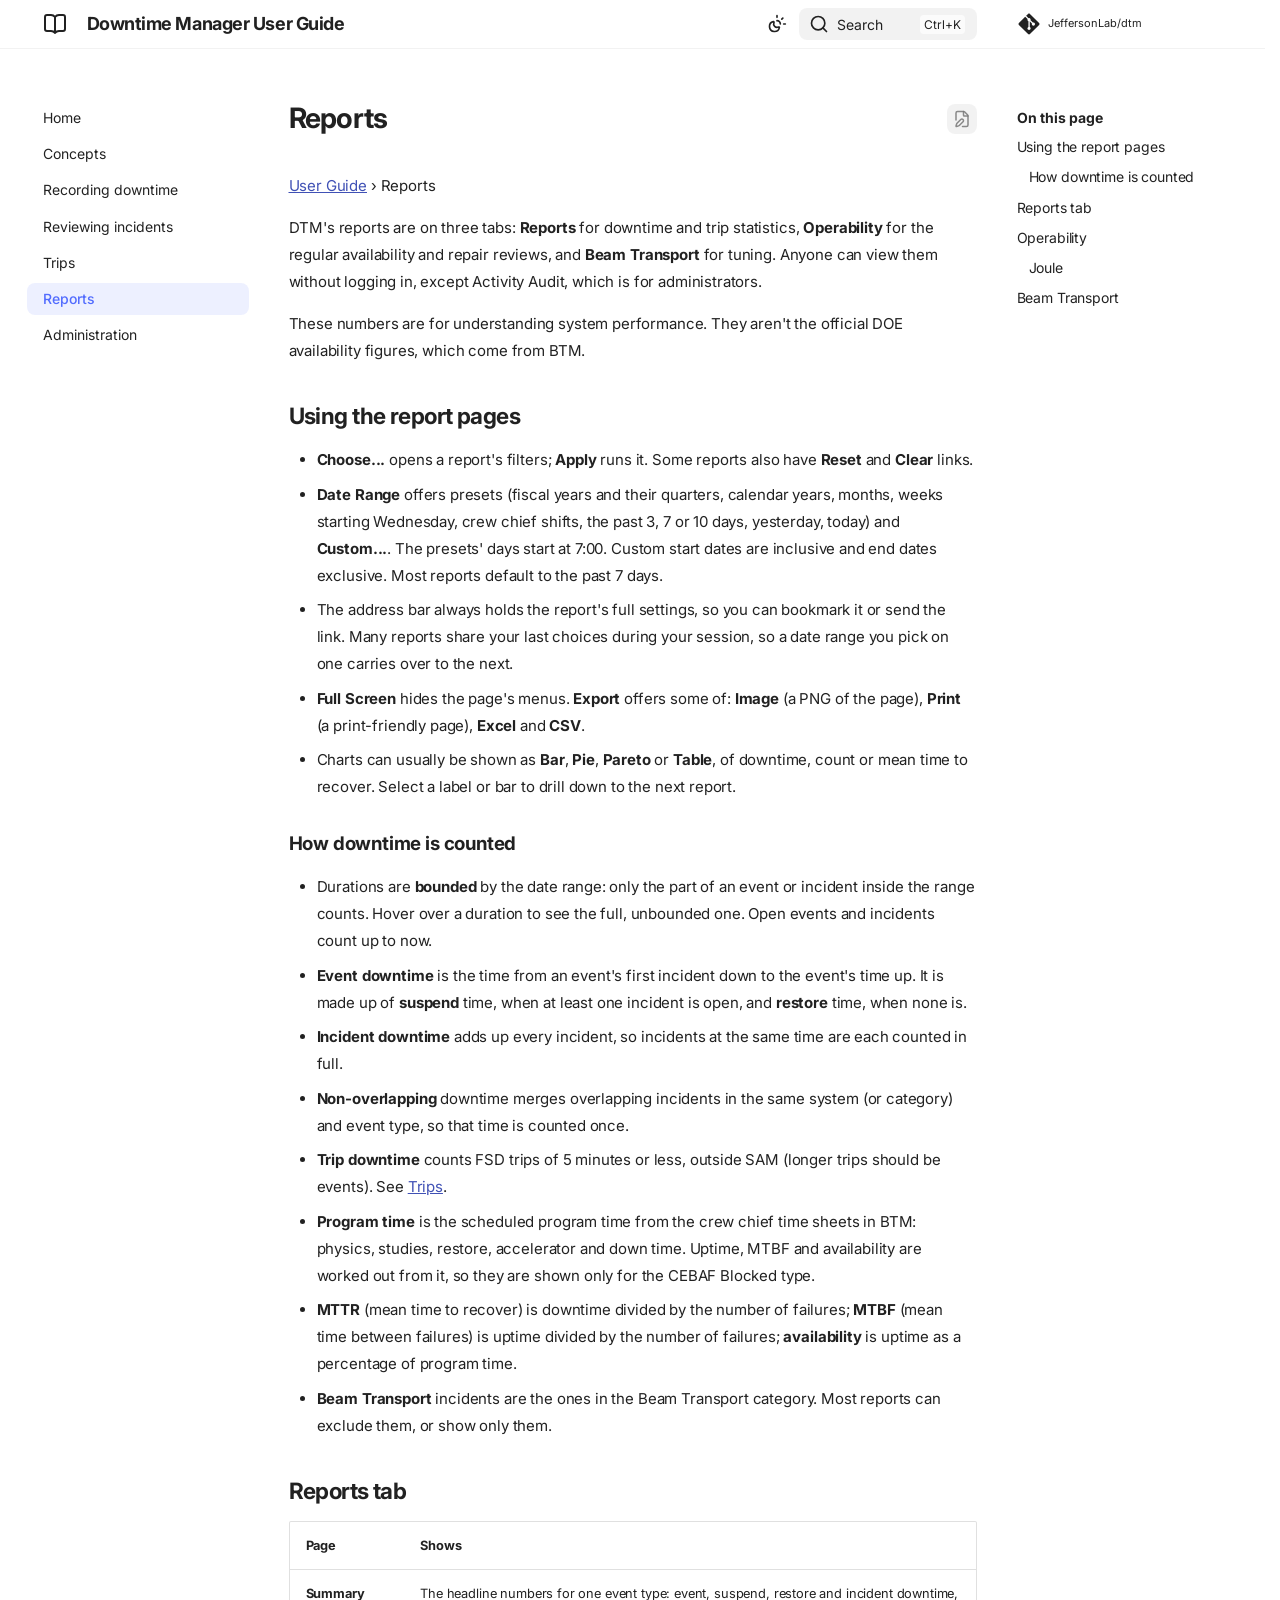
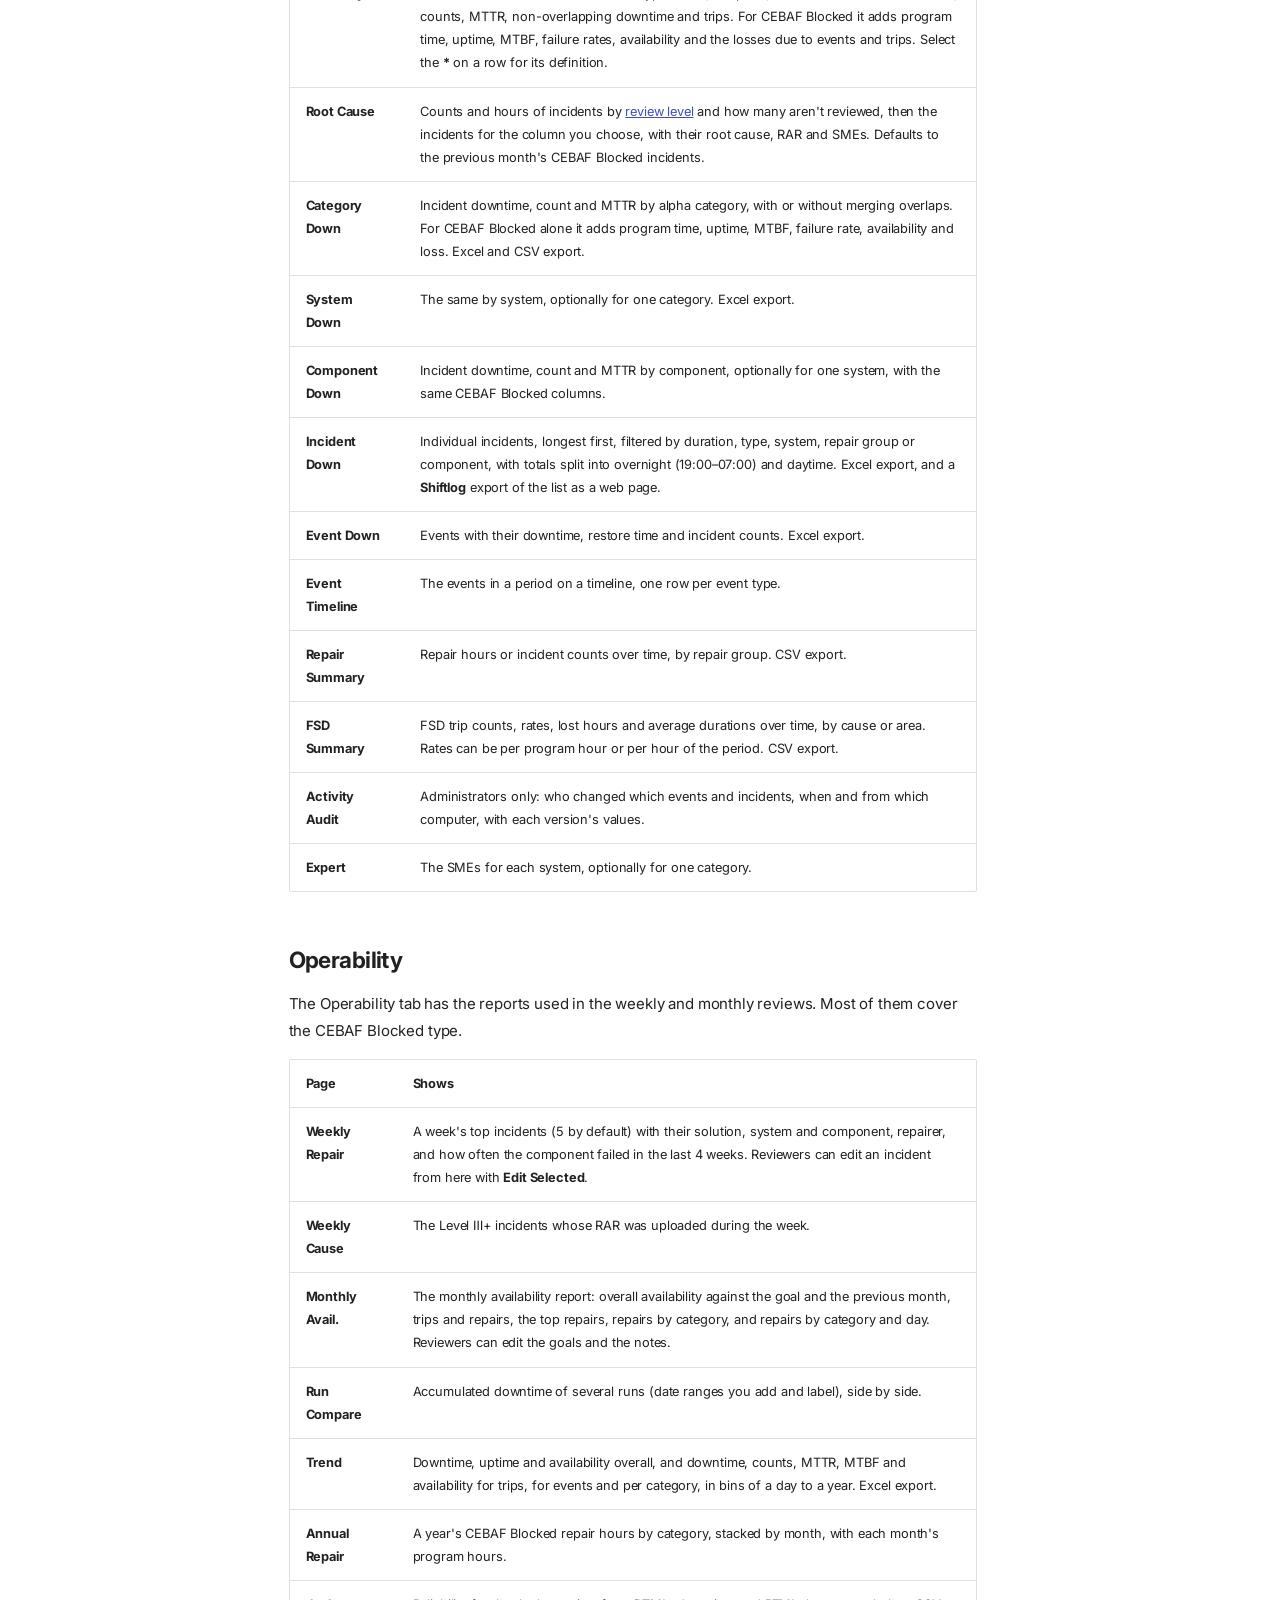
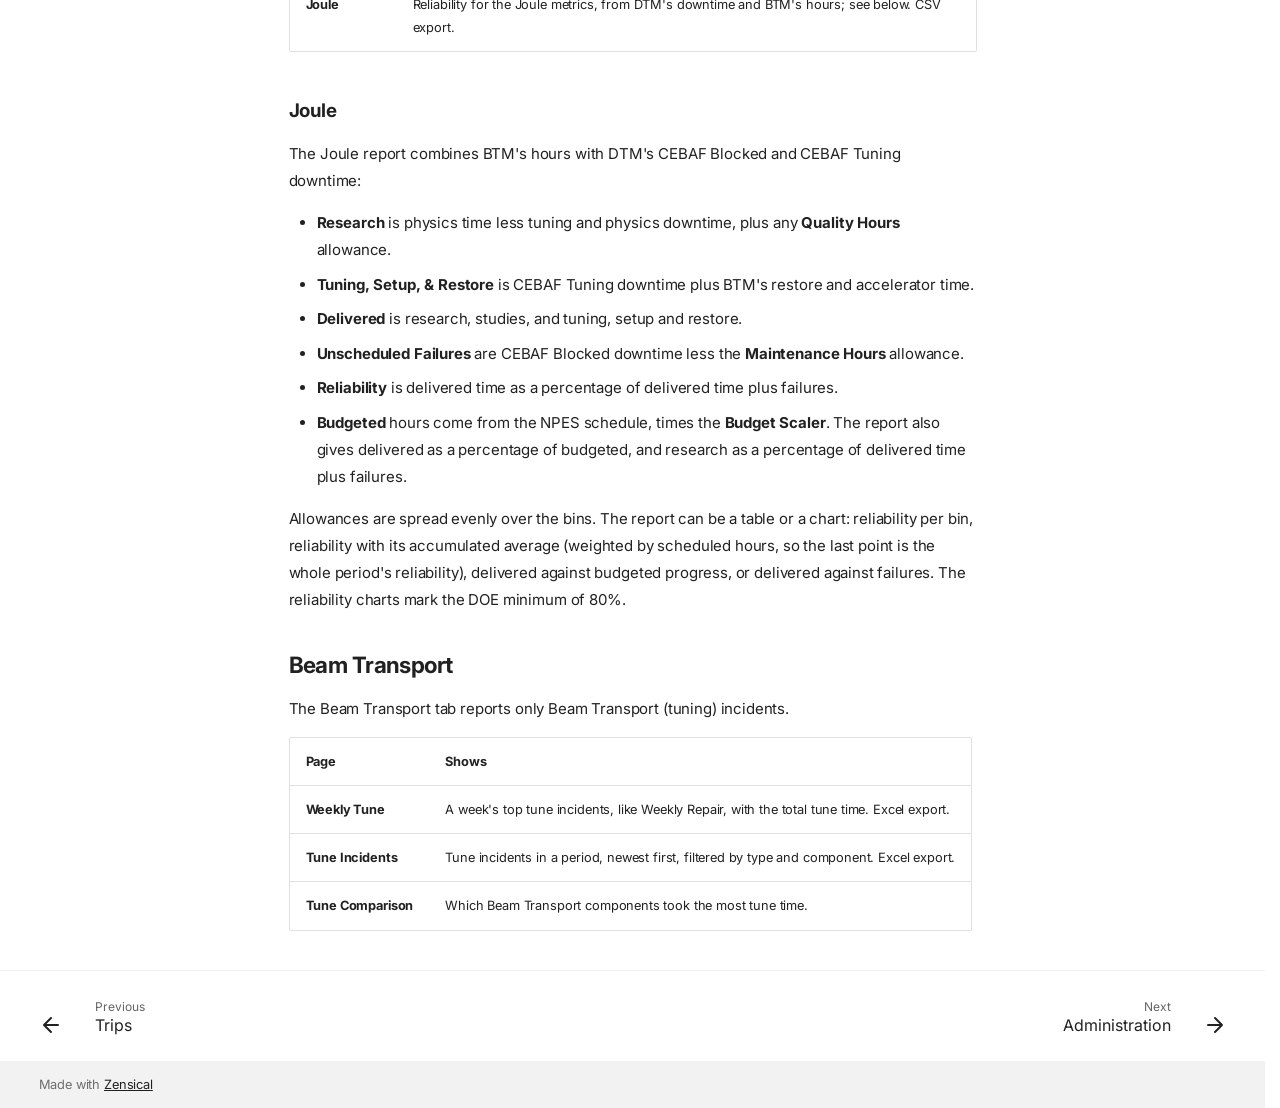
<file: latest/reports/index.html>
<!doctype html>
<html lang="en" class="no-js">
  <head>
    
      <meta charset="utf-8">
      <meta name="viewport" content="width=device-width,initial-scale=1">
      
        <meta name="description" content="How to record, review and report accelerator downtime with Downtime Manager (DTM)">
      
      
      
      
        <link rel="prev" href="../trips/">
      
      
        <link rel="next" href="../administration/">
      
      
        
      
      
      <link rel="icon" href="../assets/images/favicon.png">
      <meta name="generator" content="zensical-0.0.69">
    
    
      
        <title>Reports - Downtime Manager User Guide</title>
      
    
    
      
        
      
      <link rel="stylesheet" href="../assets/stylesheets/modern/main.e15858d4.min.css">
      
        
          
        
        <link rel="stylesheet" href="../assets/stylesheets/modern/palette.b27955a4.min.css">
      
      


    
    
      
    
    
      
        
        
        <link rel="preconnect" href="https://fonts.gstatic.com" crossorigin>
        <link rel="stylesheet" href="https://fonts.googleapis.com/css?family=Inter:300,300i,400,400i,500,500i,700,700i%7CJetBrains+Mono:400,400i,700,700i&amp;display=fallback">
        <style>:root{--md-text-font:"Inter";--md-code-font:"JetBrains Mono"}</style>
      
    
    
    <script>__md_scope=new URL("..",location),__md_scope.pathname.endsWith("/")||(__md_scope=new URL(__md_scope.pathname+"/",location)),__md_hash=e=>[...e].reduce(((e,t)=>(e<<5)-e+t.charCodeAt(0)),0),__md_get=(e,t=localStorage,_=__md_scope)=>JSON.parse(t.getItem(_.pathname+"."+e)),__md_set=(e,t,_=localStorage,a=__md_scope)=>{try{_.setItem(a.pathname+"."+e,JSON.stringify(t))}catch(e){}},document.documentElement.setAttribute("data-platform",navigator.platform)</script>
    
      

    
    
  </head>
  
  
    
    
      
    
    
    
    
    <body dir="ltr" data-md-color-scheme="default" data-md-color-primary="indigo" data-md-color-accent="indigo">
  
    
    <input class="md-toggle" data-md-toggle="drawer" type="checkbox" id="__drawer" autocomplete="off">
    <input class="md-toggle" data-md-toggle="search" type="checkbox" id="__search" autocomplete="off">
    <label class="md-overlay" for="__drawer" aria-hidden="true"></label>
    <div data-md-component="skip">
      <a href="#__skip" class="md-skip">
        Skip to content
      </a>
    </div>
    <div data-md-component="announce">
      
    </div>
    
    
      

  

<header class="md-header md-header--shadow" data-md-component="header">
  <nav class="md-header__inner md-grid" aria-label="Header">
    <a href="./.." title="Downtime Manager User Guide" class="md-header__button md-logo" aria-label="Downtime Manager User Guide" data-md-component="logo">
      
  
  <svg xmlns="http://www.w3.org/2000/svg" fill="none" stroke="currentColor" stroke-linecap="round" stroke-linejoin="round" stroke-width="2" class="lucide lucide-book-open" viewBox="0 0 24 24"><path d="M12 5v16M20.001 19A2 2 0 0 0 22 17V5a2 2 0 0 0-1.999-2L16 3.002A5 5 0 0 0 12 5a5 5 0 0 0-4-2H4a2 2 0 0 0-2 2v12a2 2 0 0 0 1.999 2H8a5 5 0 0 1 4 2 5 5 0 0 1 4-2z"/></svg>

    </a>
    <label class="md-header__button md-icon" for="__drawer" aria-label="Navigation">
      
      <svg xmlns="http://www.w3.org/2000/svg" fill="none" stroke="currentColor" stroke-linecap="round" stroke-linejoin="round" stroke-width="2" class="lucide lucide-menu" viewBox="0 0 24 24"><path d="M4 5h16M4 12h16M4 19h16"/></svg>
    </label>
    <div class="md-header__title" data-md-component="header-title">
      <div class="md-header__ellipsis">
        <div class="md-header__topic">
          <span class="md-ellipsis">
            Downtime Manager User Guide
          </span>
        </div>
        <div class="md-header__topic" data-md-component="header-topic">
          <span class="md-ellipsis">
            
              Reports
            
          </span>
        </div>
      </div>
    </div>
    
      
        <form class="md-header__option" data-md-component="palette">
  
    
    
    
    <input class="md-option" data-md-color-media="(prefers-color-scheme)" data-md-color-scheme="default" data-md-color-primary="indigo" data-md-color-accent="indigo"  aria-label="Switch to light mode"  type="radio" name="__palette" id="__palette_0">
    
      <label class="md-header__button md-icon" title="Switch to light mode" for="__palette_1" hidden>
        <svg xmlns="http://www.w3.org/2000/svg" fill="none" stroke="currentColor" stroke-linecap="round" stroke-linejoin="round" stroke-width="2" class="lucide lucide-sun-moon" viewBox="0 0 24 24"><path d="M12 2v2M14.837 16.385a6 6 0 1 1-7.223-7.222c.624-.147.97.66.715 1.248a4 4 0 0 0 5.26 5.259c.589-.255 1.396.09 1.248.715M16 12a4 4 0 0 0-4-4M19 5l-1.256 1.256M20 12h2"/></svg>
      </label>
    
  
    
    
    
    <input class="md-option" data-md-color-media="(prefers-color-scheme: light)" data-md-color-scheme="default" data-md-color-primary="indigo" data-md-color-accent="indigo"  aria-label="Switch to dark mode"  type="radio" name="__palette" id="__palette_1">
    
      <label class="md-header__button md-icon" title="Switch to dark mode" for="__palette_2" hidden>
        <svg xmlns="http://www.w3.org/2000/svg" fill="none" stroke="currentColor" stroke-linecap="round" stroke-linejoin="round" stroke-width="2" class="lucide lucide-sun" viewBox="0 0 24 24"><circle cx="12" cy="12" r="4"/><path d="M12 2v2M12 20v2M4.93 4.93l1.41 1.41M17.66 17.66l1.41 1.41M2 12h2M20 12h2M6.34 17.66l-1.41 1.41M19.07 4.93l-1.41 1.41"/></svg>
      </label>
    
  
    
    
    
    <input class="md-option" data-md-color-media="(prefers-color-scheme: dark)" data-md-color-scheme="slate" data-md-color-primary="indigo" data-md-color-accent="indigo"  aria-label="Switch to system preference"  type="radio" name="__palette" id="__palette_2">
    
      <label class="md-header__button md-icon" title="Switch to system preference" for="__palette_0" hidden>
        <svg xmlns="http://www.w3.org/2000/svg" fill="none" stroke="currentColor" stroke-linecap="round" stroke-linejoin="round" stroke-width="2" class="lucide lucide-moon" viewBox="0 0 24 24"><path d="M20.985 12.486a9 9 0 1 1-9.473-9.472c.405-.022.617.46.402.803a6 6 0 0 0 8.268 8.268c.344-.215.825-.004.803.401"/></svg>
      </label>
    
  
</form>
      
    
    
      <script>var palette=__md_get("__palette");if(palette&&palette.color){if("(prefers-color-scheme)"===palette.color.media){var media=matchMedia("(prefers-color-scheme: light)"),input=document.querySelector(media.matches?"[data-md-color-media='(prefers-color-scheme: light)']":"[data-md-color-media='(prefers-color-scheme: dark)']");palette.color.media=input.getAttribute("data-md-color-media"),palette.color.scheme=input.getAttribute("data-md-color-scheme"),palette.color.primary=input.getAttribute("data-md-color-primary"),palette.color.accent=input.getAttribute("data-md-color-accent")}for(var[key,value]of Object.entries(palette.color))document.body.setAttribute("data-md-color-"+key,value)}</script>
    
    
    
      
      
        <label class="md-header__button md-icon" for="__search" aria-label="Search">
          
          <svg xmlns="http://www.w3.org/2000/svg" fill="none" stroke="currentColor" stroke-linecap="round" stroke-linejoin="round" stroke-width="2" class="lucide lucide-search" viewBox="0 0 24 24"><path d="m21 21-4.34-4.34"/><circle cx="11" cy="11" r="8"/></svg>
        </label>
        <div class="md-search" data-md-component="search" role="dialog" aria-label="Search">
  <button type="button" class="md-search__button">
    Search
  </button>
</div>
      
    
    <div class="md-header__source">
      
        <a href="https://github.com/JeffersonLab/dtm" title="Go to repository" class="md-source" data-md-component="source">
  <div class="md-source__icon md-icon">
    
    <svg xmlns="http://www.w3.org/2000/svg" viewBox="0 0 448 512"><!--! Font Awesome Free 7.3.1 by @fontawesome - https://fontawesome.com License - https://fontawesome.com/license/free (Icons: CC BY 4.0, Fonts: SIL OFL 1.1, Code: MIT License) Copyright 2026 Fonticons, Inc.--><path fill="currentColor" d="M439.6 236.1 244 40.5c-5.4-5.5-12.8-8.5-20.4-8.5s-15 3-20.4 8.4L162.5 81l51.5 51.5c27.1-9.1 52.7 16.8 43.4 43.7l49.7 49.7c34.2-11.8 61.2 31 35.5 56.7-26.5 26.5-70.2-2.9-56-37.3L240.3 199v121.9c25.3 12.5 22.3 41.8 9.1 55-6.4 6.4-15.2 10.1-24.3 10.1s-17.8-3.6-24.3-10.1c-17.6-17.6-11.1-46.9 11.2-56v-123c-20.8-8.5-24.6-30.7-18.6-45L142.6 101 8.5 235.1C3 240.6 0 247.9 0 255.5s3 15 8.5 20.4l195.6 195.7c5.4 5.4 12.7 8.4 20.4 8.4s15-3 20.4-8.4l194.7-194.7c5.4-5.4 8.4-12.8 8.4-20.4s-3-15-8.4-20.4"/></svg>
  </div>
  <div class="md-source__repository">
    JeffersonLab/dtm
  </div>
</a>
      
    </div>
  </nav>
  
</header>
    
    <div class="md-container" data-md-component="container">
      
      
        
          
        
      
      <main class="md-main" data-md-component="main">
        <div class="md-main__inner md-grid">
          
            
              
              <div class="md-sidebar md-sidebar--primary" data-md-component="sidebar" data-md-type="navigation" >
                <div class="md-sidebar__scrollwrap">
                  <div class="md-sidebar__inner">
                    



<nav class="md-nav md-nav--primary" aria-label="Navigation" data-md-level="0">
  <label class="md-nav__title" for="__drawer">
    <a href="./.." title="Downtime Manager User Guide" class="md-nav__button md-logo" aria-label="Downtime Manager User Guide" data-md-component="logo">
      
  
  <svg xmlns="http://www.w3.org/2000/svg" fill="none" stroke="currentColor" stroke-linecap="round" stroke-linejoin="round" stroke-width="2" class="lucide lucide-book-open" viewBox="0 0 24 24"><path d="M12 5v16M20.001 19A2 2 0 0 0 22 17V5a2 2 0 0 0-1.999-2L16 3.002A5 5 0 0 0 12 5a5 5 0 0 0-4-2H4a2 2 0 0 0-2 2v12a2 2 0 0 0 1.999 2H8a5 5 0 0 1 4 2 5 5 0 0 1 4-2z"/></svg>

    </a>
    Downtime Manager User Guide
  </label>
  
    <div class="md-nav__source">
      <a href="https://github.com/JeffersonLab/dtm" title="Go to repository" class="md-source" data-md-component="source">
  <div class="md-source__icon md-icon">
    
    <svg xmlns="http://www.w3.org/2000/svg" viewBox="0 0 448 512"><!--! Font Awesome Free 7.3.1 by @fontawesome - https://fontawesome.com License - https://fontawesome.com/license/free (Icons: CC BY 4.0, Fonts: SIL OFL 1.1, Code: MIT License) Copyright 2026 Fonticons, Inc.--><path fill="currentColor" d="M439.6 236.1 244 40.5c-5.4-5.5-12.8-8.5-20.4-8.5s-15 3-20.4 8.4L162.5 81l51.5 51.5c27.1-9.1 52.7 16.8 43.4 43.7l49.7 49.7c34.2-11.8 61.2 31 35.5 56.7-26.5 26.5-70.2-2.9-56-37.3L240.3 199v121.9c25.3 12.5 22.3 41.8 9.1 55-6.4 6.4-15.2 10.1-24.3 10.1s-17.8-3.6-24.3-10.1c-17.6-17.6-11.1-46.9 11.2-56v-123c-20.8-8.5-24.6-30.7-18.6-45L142.6 101 8.5 235.1C3 240.6 0 247.9 0 255.5s3 15 8.5 20.4l195.6 195.7c5.4 5.4 12.7 8.4 20.4 8.4s15-3 20.4-8.4l194.7-194.7c5.4-5.4 8.4-12.8 8.4-20.4s-3-15-8.4-20.4"/></svg>
  </div>
  <div class="md-source__repository">
    JeffersonLab/dtm
  </div>
</a>
    </div>
  
  <ul class="md-nav__list" data-md-scrollfix>
    
      
      
  
  
  
  
    <li class="md-nav__item">
      <a href="./.." class="md-nav__link">
        
  
  
  <span class="md-ellipsis">
    
  
  Home

    
  </span>
  
  

      </a>
    </li>
  

    
      
      
  
  
  
  
    <li class="md-nav__item">
      <a href="../concepts/" class="md-nav__link">
        
  
  
  <span class="md-ellipsis">
    
  
  Concepts

    
  </span>
  
  

      </a>
    </li>
  

    
      
      
  
  
  
  
    <li class="md-nav__item">
      <a href="../recording-downtime/" class="md-nav__link">
        
  
  
  <span class="md-ellipsis">
    
  
  Recording downtime

    
  </span>
  
  

      </a>
    </li>
  

    
      
      
  
  
  
  
    <li class="md-nav__item">
      <a href="../review/" class="md-nav__link">
        
  
  
  <span class="md-ellipsis">
    
  
  Reviewing incidents

    
  </span>
  
  

      </a>
    </li>
  

    
      
      
  
  
  
  
    <li class="md-nav__item">
      <a href="../trips/" class="md-nav__link">
        
  
  
  <span class="md-ellipsis">
    
  
  Trips

    
  </span>
  
  

      </a>
    </li>
  

    
      
      
  
  
    
  
  
  
    <li class="md-nav__item md-nav__item--active">
      
      
      
      
        
      
      
        <label class="md-nav__link md-nav__link--active" for="__toc">
          
  
  
  <span class="md-ellipsis">
    
  
  Reports

    
  </span>
  
  

          <span class="md-nav__icon md-icon"></span>
        </label>
      
      <a href="././" class="md-nav__link md-nav__link--active">
        
  
  
  <span class="md-ellipsis">
    
  
  Reports

    
  </span>
  
  

      </a>
      
        


<nav class="md-nav md-nav--secondary" aria-label="On this page">
  
  
  
    
  
  
    <label class="md-nav__title" for="__toc">
      <span class="md-nav__icon md-icon"></span>
      On this page
    </label>
    <ul class="md-nav__list" data-md-component="toc" data-md-scrollfix>
      
        <li class="md-nav__item">
  <a href="#using-the-report-pages" class="md-nav__link">
    <span class="md-ellipsis">
      <span class="md-typeset">
        Using the report pages
      </span>
    </span>
  </a>
  
    <nav class="md-nav" aria-label="Using the report pages">
      <ul class="md-nav__list">
        
          <li class="md-nav__item">
  <a href="#how-downtime-is-counted" class="md-nav__link">
    <span class="md-ellipsis">
      <span class="md-typeset">
        How downtime is counted
      </span>
    </span>
  </a>
  
</li>
        
      </ul>
    </nav>
  
</li>
      
        <li class="md-nav__item">
  <a href="#reports-tab" class="md-nav__link">
    <span class="md-ellipsis">
      <span class="md-typeset">
        Reports tab
      </span>
    </span>
  </a>
  
</li>
      
        <li class="md-nav__item">
  <a href="#operability" class="md-nav__link">
    <span class="md-ellipsis">
      <span class="md-typeset">
        Operability
      </span>
    </span>
  </a>
  
    <nav class="md-nav" aria-label="Operability">
      <ul class="md-nav__list">
        
          <li class="md-nav__item">
  <a href="#joule" class="md-nav__link">
    <span class="md-ellipsis">
      <span class="md-typeset">
        Joule
      </span>
    </span>
  </a>
  
</li>
        
      </ul>
    </nav>
  
</li>
      
        <li class="md-nav__item">
  <a href="#beam-transport" class="md-nav__link">
    <span class="md-ellipsis">
      <span class="md-typeset">
        Beam Transport
      </span>
    </span>
  </a>
  
</li>
      
    </ul>
  
</nav>
      
    </li>
  

    
      
      
  
  
  
  
    <li class="md-nav__item">
      <a href="../administration/" class="md-nav__link">
        
  
  
  <span class="md-ellipsis">
    
  
  Administration

    
  </span>
  
  

      </a>
    </li>
  

    
  </ul>
</nav>
                  </div>
                </div>
              </div>
            
            
              
              <div class="md-sidebar md-sidebar--secondary" data-md-component="sidebar" data-md-type="toc" >
                <div class="md-sidebar__scrollwrap">
                  
                    
                    
                    
                      
                    
                    
                      <input class="md-nav__toggle md-toggle" type="checkbox" id="__toc">
                      <div class="md-sidebar-button__wrapper">
                        <label class="md-sidebar-button" for="__toc"></label>
                      </div>
                    
                  
                  <div class="md-sidebar__inner">
                    


<nav class="md-nav md-nav--secondary" aria-label="On this page">
  
  
  
    
  
  
    <label class="md-nav__title" for="__toc">
      <span class="md-nav__icon md-icon"></span>
      On this page
    </label>
    <ul class="md-nav__list" data-md-component="toc" data-md-scrollfix>
      
        <li class="md-nav__item">
  <a href="#using-the-report-pages" class="md-nav__link">
    <span class="md-ellipsis">
      <span class="md-typeset">
        Using the report pages
      </span>
    </span>
  </a>
  
    <nav class="md-nav" aria-label="Using the report pages">
      <ul class="md-nav__list">
        
          <li class="md-nav__item">
  <a href="#how-downtime-is-counted" class="md-nav__link">
    <span class="md-ellipsis">
      <span class="md-typeset">
        How downtime is counted
      </span>
    </span>
  </a>
  
</li>
        
      </ul>
    </nav>
  
</li>
      
        <li class="md-nav__item">
  <a href="#reports-tab" class="md-nav__link">
    <span class="md-ellipsis">
      <span class="md-typeset">
        Reports tab
      </span>
    </span>
  </a>
  
</li>
      
        <li class="md-nav__item">
  <a href="#operability" class="md-nav__link">
    <span class="md-ellipsis">
      <span class="md-typeset">
        Operability
      </span>
    </span>
  </a>
  
    <nav class="md-nav" aria-label="Operability">
      <ul class="md-nav__list">
        
          <li class="md-nav__item">
  <a href="#joule" class="md-nav__link">
    <span class="md-ellipsis">
      <span class="md-typeset">
        Joule
      </span>
    </span>
  </a>
  
</li>
        
      </ul>
    </nav>
  
</li>
      
        <li class="md-nav__item">
  <a href="#beam-transport" class="md-nav__link">
    <span class="md-ellipsis">
      <span class="md-typeset">
        Beam Transport
      </span>
    </span>
  </a>
  
</li>
      
    </ul>
  
</nav>
                  </div>
                </div>
              </div>
            
          
          
            <div class="md-content" data-md-component="content">
              
              <article class="md-content__inner md-typeset">
                <a id="__skip" tabindex="-1"></a>
                
                  

  
    <a href="https://github.com/JeffersonLab/dtm/edit/main/docs/user-guide/reports.md" title="Edit this page" class="md-content__button md-icon" rel="edit">
      
      <svg xmlns="http://www.w3.org/2000/svg" fill="none" stroke="currentColor" stroke-linecap="round" stroke-linejoin="round" stroke-width="2" class="lucide lucide-file-pen" viewBox="0 0 24 24"><path d="M12.659 22H18a2 2 0 0 0 2-2V8a2.4 2.4 0 0 0-.706-1.706l-3.588-3.588A2.4 2.4 0 0 0 14 2H6a2 2 0 0 0-2 2v9.34"/><path d="M14 2v5a1 1 0 0 0 1 1h5M10.378 12.622a1 1 0 0 1 3 3.003L8.36 20.637a2 2 0 0 1-.854.506l-2.867.837a.5.5 0 0 1-.62-.62l.836-2.869a2 2 0 0 1 .506-.853z"/></svg>
    </a>
  
  


<h1 id="reports">Reports<a class="headerlink" href="#reports" title="Permanent link">&para;</a></h1>
<p><a href="../">User Guide</a> › Reports</p>
<p>DTM's reports are on three tabs: <strong>Reports</strong> for downtime and trip statistics, <strong>Operability</strong>
for the regular availability and repair reviews, and <strong>Beam Transport</strong> for tuning. Anyone can
view them without logging in, except Activity Audit, which is for administrators.</p>
<p>These numbers are for understanding system performance. They aren't the official DOE
availability figures, which come from BTM.</p>
<h2 id="using-the-report-pages">Using the report pages<a class="headerlink" href="#using-the-report-pages" title="Permanent link">&para;</a></h2>
<ul>
<li><strong>Choose...</strong> opens a report's filters; <strong>Apply</strong> runs it. Some reports also have <strong>Reset</strong>
  and <strong>Clear</strong> links.</li>
<li><strong>Date Range</strong> offers presets (fiscal years and their quarters, calendar years, months, weeks
  starting Wednesday, crew chief shifts, the past 3, 7 or 10 days, yesterday, today) and
  <strong>Custom...</strong>. The presets' days start at 7:00. Custom start dates are inclusive and end
  dates exclusive. Most reports default to the past 7 days.</li>
<li>The address bar always holds the report's full settings, so you can bookmark it or send the
  link. Many reports share your last choices during your session, so a date range you pick on
  one carries over to the next.</li>
<li><strong>Full Screen</strong> hides the page's menus. <strong>Export</strong> offers some of: <strong>Image</strong> (a PNG of the
  page), <strong>Print</strong> (a print-friendly page), <strong>Excel</strong> and <strong>CSV</strong>.</li>
<li>Charts can usually be shown as <strong>Bar</strong>, <strong>Pie</strong>, <strong>Pareto</strong> or <strong>Table</strong>, of downtime, count or
  mean time to recover. Select a label or bar to drill down to the next report.</li>
</ul>
<h3 id="how-downtime-is-counted">How downtime is counted<a class="headerlink" href="#how-downtime-is-counted" title="Permanent link">&para;</a></h3>
<ul>
<li>Durations are <strong>bounded</strong> by the date range: only the part of an event or incident inside the
  range counts. Hover over a duration to see the full, unbounded one. Open events and incidents
  count up to now.</li>
<li><strong>Event downtime</strong> is the time from an event's first incident down to the event's time up.
  It is made up of <strong>suspend</strong> time, when at least one incident is open, and <strong>restore</strong> time,
  when none is.</li>
<li><strong>Incident downtime</strong> adds up every incident, so incidents at the same time are each counted
  in full.</li>
<li><strong>Non-overlapping</strong> downtime merges overlapping incidents in the same system (or category) and
  event type, so that time is counted once.</li>
<li><strong>Trip downtime</strong> counts FSD trips of 5 minutes or less, outside SAM (longer trips should be
  events). See <a href="../trips/">Trips</a>.</li>
<li><strong>Program time</strong> is the scheduled program time from the crew chief time sheets in BTM: physics,
  studies, restore, accelerator and down time. Uptime, MTBF and availability are worked out from
  it, so they are shown only for the CEBAF Blocked type.</li>
<li><strong>MTTR</strong> (mean time to recover) is downtime divided by the number of failures; <strong>MTBF</strong> (mean
  time between failures) is uptime divided by the number of failures; <strong>availability</strong> is uptime
  as a percentage of program time.</li>
<li><strong>Beam Transport</strong> incidents are the ones in the Beam Transport category. Most reports can
  exclude them, or show only them.</li>
</ul>
<h2 id="reports-tab">Reports tab<a class="headerlink" href="#reports-tab" title="Permanent link">&para;</a></h2>
<table>
<thead>
<tr>
<th>Page</th>
<th>Shows</th>
</tr>
</thead>
<tbody>
<tr>
<td><strong>Summary</strong></td>
<td>The headline numbers for one event type: event, suspend, restore and incident downtime, counts, MTTR, non-overlapping downtime and trips. For CEBAF Blocked it adds program time, uptime, MTBF, failure rates, availability and the losses due to events and trips. Select the <strong>*</strong> on a row for its definition.</td>
</tr>
<tr>
<td><strong>Root Cause</strong></td>
<td>Counts and hours of incidents by <a href="../review/#review-levels">review level</a> and how many aren't reviewed, then the incidents for the column you choose, with their root cause, RAR and SMEs. Defaults to the previous month's CEBAF Blocked incidents.</td>
</tr>
<tr>
<td><strong>Category Down</strong></td>
<td>Incident downtime, count and MTTR by alpha category, with or without merging overlaps. For CEBAF Blocked alone it adds program time, uptime, MTBF, failure rate, availability and loss. Excel and CSV export.</td>
</tr>
<tr>
<td><strong>System Down</strong></td>
<td>The same by system, optionally for one category. Excel export.</td>
</tr>
<tr>
<td><strong>Component Down</strong></td>
<td>Incident downtime, count and MTTR by component, optionally for one system, with the same CEBAF Blocked columns.</td>
</tr>
<tr>
<td><strong>Incident Down</strong></td>
<td>Individual incidents, longest first, filtered by duration, type, system, repair group or component, with totals split into overnight (19:00–07:00) and daytime. Excel export, and a <strong>Shiftlog</strong> export of the list as a web page.</td>
</tr>
<tr>
<td><strong>Event Down</strong></td>
<td>Events with their downtime, restore time and incident counts. Excel export.</td>
</tr>
<tr>
<td><strong>Event Timeline</strong></td>
<td>The events in a period on a timeline, one row per event type.</td>
</tr>
<tr>
<td><strong>Repair Summary</strong></td>
<td>Repair hours or incident counts over time, by repair group. CSV export.</td>
</tr>
<tr>
<td><strong>FSD Summary</strong></td>
<td>FSD trip counts, rates, lost hours and average durations over time, by cause or area. Rates can be per program hour or per hour of the period. CSV export.</td>
</tr>
<tr>
<td><strong>Activity Audit</strong></td>
<td>Administrators only: who changed which events and incidents, when and from which computer, with each version's values.</td>
</tr>
<tr>
<td><strong>Expert</strong></td>
<td>The SMEs for each system, optionally for one category.</td>
</tr>
</tbody>
</table>
<h2 id="operability">Operability<a class="headerlink" href="#operability" title="Permanent link">&para;</a></h2>
<p>The Operability tab has the reports used in the weekly and monthly reviews. Most of them cover
the CEBAF Blocked type.</p>
<table>
<thead>
<tr>
<th>Page</th>
<th>Shows</th>
</tr>
</thead>
<tbody>
<tr>
<td><strong>Weekly Repair</strong></td>
<td>A week's top incidents (5 by default) with their solution, system and component, repairer, and how often the component failed in the last 4 weeks. Reviewers can edit an incident from here with <strong>Edit Selected</strong>.</td>
</tr>
<tr>
<td><strong>Weekly Cause</strong></td>
<td>The Level Ⅲ+ incidents whose RAR was uploaded during the week.</td>
</tr>
<tr>
<td><strong>Monthly Avail.</strong></td>
<td>The monthly availability report: overall availability against the goal and the previous month, trips and repairs, the top repairs, repairs by category, and repairs by category and day. Reviewers can edit the goals and the notes.</td>
</tr>
<tr>
<td><strong>Run Compare</strong></td>
<td>Accumulated downtime of several runs (date ranges you add and label), side by side.</td>
</tr>
<tr>
<td><strong>Trend</strong></td>
<td>Downtime, uptime and availability overall, and downtime, counts, MTTR, MTBF and availability for trips, for events and per category, in bins of a day to a year. Excel export.</td>
</tr>
<tr>
<td><strong>Annual Repair</strong></td>
<td>A year's CEBAF Blocked repair hours by category, stacked by month, with each month's program hours.</td>
</tr>
<tr>
<td><strong>Joule</strong></td>
<td>Reliability for the Joule metrics, from DTM's downtime and BTM's hours; see below. CSV export.</td>
</tr>
</tbody>
</table>
<h3 id="joule">Joule<a class="headerlink" href="#joule" title="Permanent link">&para;</a></h3>
<p>The Joule report combines BTM's hours with DTM's CEBAF Blocked and CEBAF Tuning downtime:</p>
<ul>
<li><strong>Research</strong> is physics time less tuning and physics downtime, plus any <strong>Quality Hours</strong>
  allowance.</li>
<li><strong>Tuning, Setup, &amp; Restore</strong> is CEBAF Tuning downtime plus BTM's restore and accelerator time.</li>
<li><strong>Delivered</strong> is research, studies, and tuning, setup and restore.</li>
<li><strong>Unscheduled Failures</strong> are CEBAF Blocked downtime less the <strong>Maintenance Hours</strong> allowance.</li>
<li><strong>Reliability</strong> is delivered time as a percentage of delivered time plus failures.</li>
<li><strong>Budgeted</strong> hours come from the NPES schedule, times the <strong>Budget Scaler</strong>. The report also
  gives delivered as a percentage of budgeted, and research as a percentage of delivered time
  plus failures.</li>
</ul>
<p>Allowances are spread evenly over the bins. The report can be a table or a chart: reliability
per bin, reliability with its accumulated average (weighted by scheduled hours, so the last point
is the whole period's reliability), delivered against budgeted progress, or delivered against
failures. The reliability charts mark the DOE minimum of 80%.</p>
<h2 id="beam-transport">Beam Transport<a class="headerlink" href="#beam-transport" title="Permanent link">&para;</a></h2>
<p>The Beam Transport tab reports only Beam Transport (tuning) incidents.</p>
<table>
<thead>
<tr>
<th>Page</th>
<th>Shows</th>
</tr>
</thead>
<tbody>
<tr>
<td><strong>Weekly Tune</strong></td>
<td>A week's top tune incidents, like Weekly Repair, with the total tune time. Excel export.</td>
</tr>
<tr>
<td><strong>Tune Incidents</strong></td>
<td>Tune incidents in a period, newest first, filtered by type and component. Excel export.</td>
</tr>
<tr>
<td><strong>Tune Comparison</strong></td>
<td>Which Beam Transport components took the most tune time.</td>
</tr>
</tbody>
</table>














                
              </article>
            </div>
          
          
<script>var target=document.getElementById(location.hash.slice(1));target&&target.name&&(target.checked=target.name.startsWith("__tabbed_"))</script>
        </div>
        
          <button type="button" class="md-top md-icon" data-md-component="top" hidden>
  
  <svg xmlns="http://www.w3.org/2000/svg" fill="none" stroke="currentColor" stroke-linecap="round" stroke-linejoin="round" stroke-width="2" class="lucide lucide-circle-arrow-up" viewBox="0 0 24 24"><circle cx="12" cy="12" r="10"/><path d="m16 12-4-4-4 4M12 16V8"/></svg>
  Back to top
</button>
        
      </main>
      
        <footer class="md-footer">
  
    
      
      <nav class="md-footer__inner md-grid" aria-label="Footer" >
        
          
          <a href="../trips/" class="md-footer__link md-footer__link--prev" aria-label="Previous: Trips">
            <div class="md-footer__button md-icon">
              
              <svg xmlns="http://www.w3.org/2000/svg" fill="none" stroke="currentColor" stroke-linecap="round" stroke-linejoin="round" stroke-width="2" class="lucide lucide-arrow-left" viewBox="0 0 24 24"><path d="m12 19-7-7 7-7M19 12H5"/></svg>
            </div>
            <div class="md-footer__title">
              <span class="md-footer__direction">
                Previous
              </span>
              <div class="md-ellipsis">
                Trips
              </div>
            </div>
          </a>
        
        
          
          <a href="../administration/" class="md-footer__link md-footer__link--next" aria-label="Next: Administration">
            <div class="md-footer__title">
              <span class="md-footer__direction">
                Next
              </span>
              <div class="md-ellipsis">
                Administration
              </div>
            </div>
            <div class="md-footer__button md-icon">
              
              <svg xmlns="http://www.w3.org/2000/svg" fill="none" stroke="currentColor" stroke-linecap="round" stroke-linejoin="round" stroke-width="2" class="lucide lucide-arrow-right" viewBox="0 0 24 24"><path d="M5 12h14M12 5l7 7-7 7"/></svg>
            </div>
          </a>
        
      </nav>
    
  
  <div class="md-footer-meta md-typeset">
    <div class="md-footer-meta__inner md-grid">
      <div class="md-copyright">
  
  
    Made with
    <a href="https://zensical.org/" target="_blank" rel="noopener">
      Zensical
    </a>
  
</div>
      
    </div>
  </div>
</footer>
      
    </div>
    <div class="md-dialog" data-md-component="dialog" role="status" aria-atomic="true">
      <div class="md-dialog__inner md-typeset"></div>
    </div>
    
    
    
      
      
      
      
        
        
      <script id="__config" type="application/json">{"annotate":null,"base":"..","features":["content.action.edit","navigation.footer","navigation.top","search.highlight"],"redirect":null,"search":"../assets/javascripts/workers/search.7d14d953.min.js","tags":null,"translations":{"clipboard.copied":"Copied to clipboard","clipboard.copy":"Copy to clipboard","clipboard.error":"Could not copy to clipboard","search.result.more.one":"1 more on this page","search.result.more.other":"# more on this page","search.result.none":"No matching documents","search.result.one":"1 matching document","search.result.other":"# matching documents","search.result.placeholder":"Type to start searching","search.result.term.missing":"Missing","select.version":"Select version"},"version":null}</script>
    
    
      <script src="../assets/javascripts/bundle.8b1c90bd.min.js"></script>
      
    
  </body>
</html>
</file>
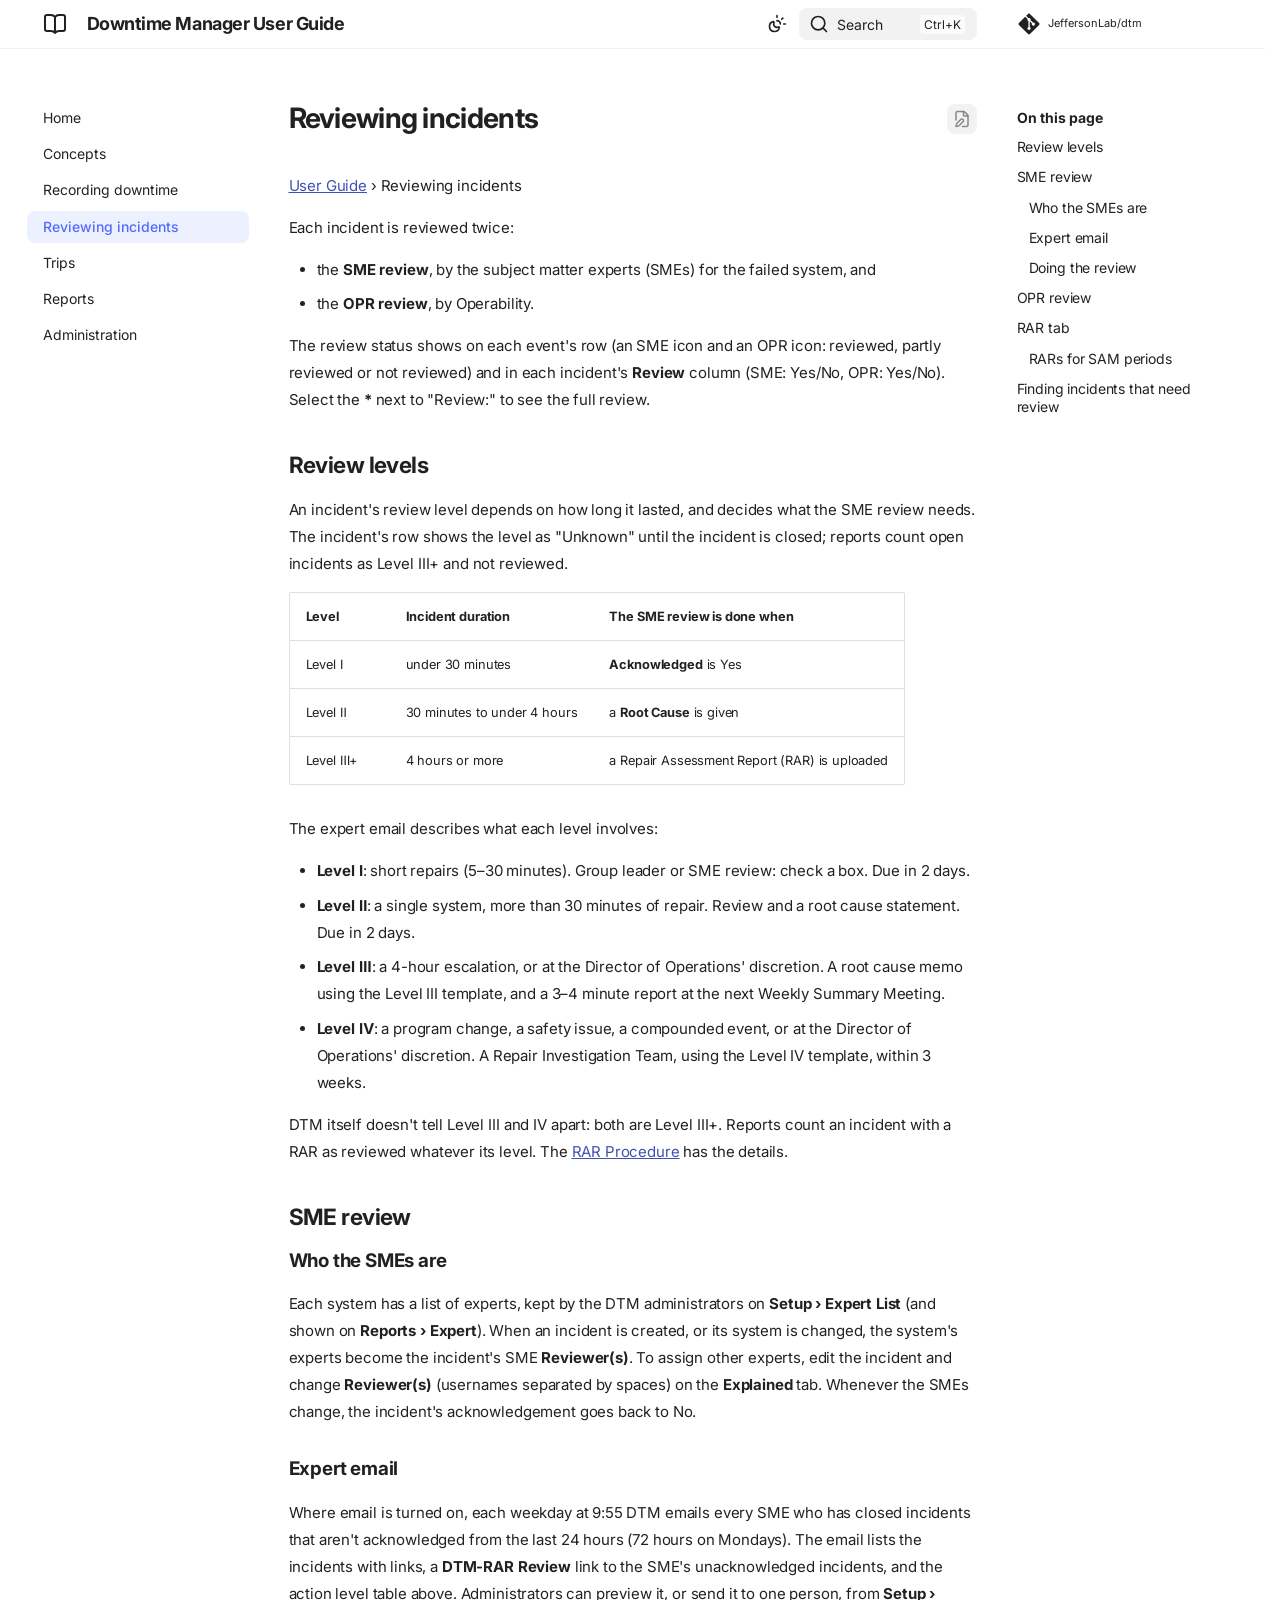
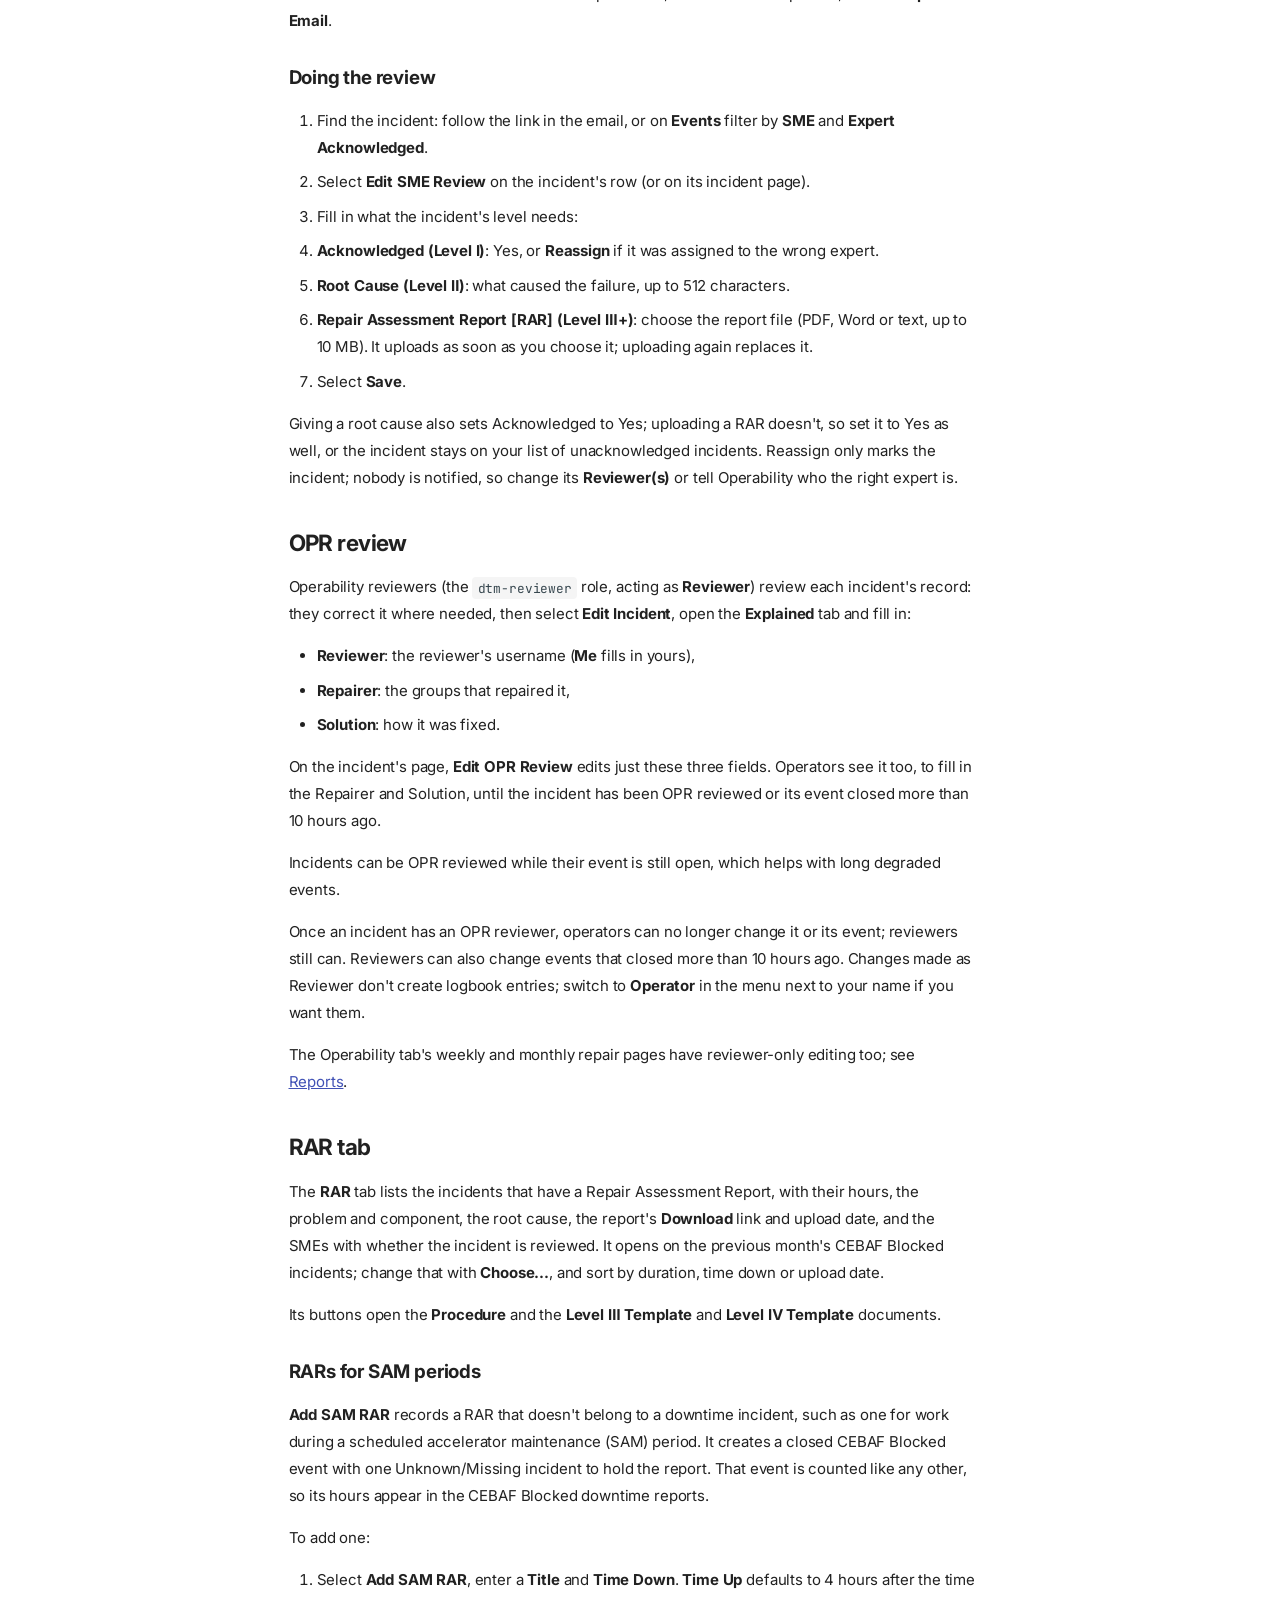
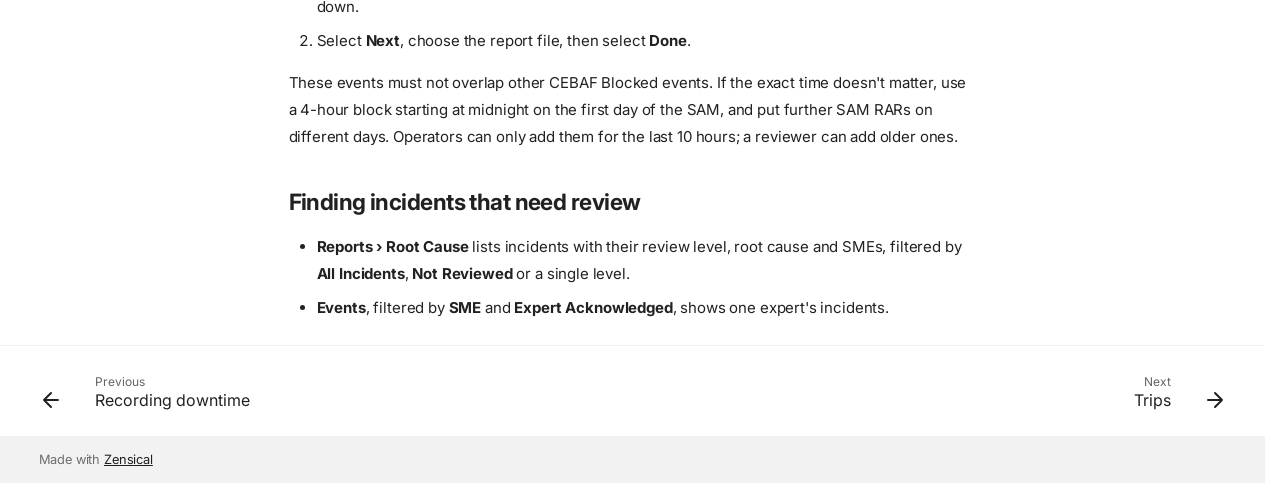
<file: latest/review/index.html>
<!doctype html>
<html lang="en" class="no-js">
  <head>
    
      <meta charset="utf-8">
      <meta name="viewport" content="width=device-width,initial-scale=1">
      
        <meta name="description" content="How to record, review and report accelerator downtime with Downtime Manager (DTM)">
      
      
      
      
        <link rel="prev" href="../recording-downtime/">
      
      
        <link rel="next" href="../trips/">
      
      
        
      
      
      <link rel="icon" href="../assets/images/favicon.png">
      <meta name="generator" content="zensical-0.0.69">
    
    
      
        <title>Reviewing incidents - Downtime Manager User Guide</title>
      
    
    
      
        
      
      <link rel="stylesheet" href="../assets/stylesheets/modern/main.e15858d4.min.css">
      
        
          
        
        <link rel="stylesheet" href="../assets/stylesheets/modern/palette.b27955a4.min.css">
      
      


    
    
      
    
    
      
        
        
        <link rel="preconnect" href="https://fonts.gstatic.com" crossorigin>
        <link rel="stylesheet" href="https://fonts.googleapis.com/css?family=Inter:300,300i,400,400i,500,500i,700,700i%7CJetBrains+Mono:400,400i,700,700i&amp;display=fallback">
        <style>:root{--md-text-font:"Inter";--md-code-font:"JetBrains Mono"}</style>
      
    
    
    <script>__md_scope=new URL("..",location),__md_scope.pathname.endsWith("/")||(__md_scope=new URL(__md_scope.pathname+"/",location)),__md_hash=e=>[...e].reduce(((e,t)=>(e<<5)-e+t.charCodeAt(0)),0),__md_get=(e,t=localStorage,_=__md_scope)=>JSON.parse(t.getItem(_.pathname+"."+e)),__md_set=(e,t,_=localStorage,a=__md_scope)=>{try{_.setItem(a.pathname+"."+e,JSON.stringify(t))}catch(e){}},document.documentElement.setAttribute("data-platform",navigator.platform)</script>
    
      

    
    
  </head>
  
  
    
    
      
    
    
    
    
    <body dir="ltr" data-md-color-scheme="default" data-md-color-primary="indigo" data-md-color-accent="indigo">
  
    
    <input class="md-toggle" data-md-toggle="drawer" type="checkbox" id="__drawer" autocomplete="off">
    <input class="md-toggle" data-md-toggle="search" type="checkbox" id="__search" autocomplete="off">
    <label class="md-overlay" for="__drawer" aria-hidden="true"></label>
    <div data-md-component="skip">
      <a href="#__skip" class="md-skip">
        Skip to content
      </a>
    </div>
    <div data-md-component="announce">
      
    </div>
    
    
      

  

<header class="md-header md-header--shadow" data-md-component="header">
  <nav class="md-header__inner md-grid" aria-label="Header">
    <a href="./.." title="Downtime Manager User Guide" class="md-header__button md-logo" aria-label="Downtime Manager User Guide" data-md-component="logo">
      
  
  <svg xmlns="http://www.w3.org/2000/svg" fill="none" stroke="currentColor" stroke-linecap="round" stroke-linejoin="round" stroke-width="2" class="lucide lucide-book-open" viewBox="0 0 24 24"><path d="M12 5v16M20.001 19A2 2 0 0 0 22 17V5a2 2 0 0 0-1.999-2L16 3.002A5 5 0 0 0 12 5a5 5 0 0 0-4-2H4a2 2 0 0 0-2 2v12a2 2 0 0 0 1.999 2H8a5 5 0 0 1 4 2 5 5 0 0 1 4-2z"/></svg>

    </a>
    <label class="md-header__button md-icon" for="__drawer" aria-label="Navigation">
      
      <svg xmlns="http://www.w3.org/2000/svg" fill="none" stroke="currentColor" stroke-linecap="round" stroke-linejoin="round" stroke-width="2" class="lucide lucide-menu" viewBox="0 0 24 24"><path d="M4 5h16M4 12h16M4 19h16"/></svg>
    </label>
    <div class="md-header__title" data-md-component="header-title">
      <div class="md-header__ellipsis">
        <div class="md-header__topic">
          <span class="md-ellipsis">
            Downtime Manager User Guide
          </span>
        </div>
        <div class="md-header__topic" data-md-component="header-topic">
          <span class="md-ellipsis">
            
              Reviewing incidents
            
          </span>
        </div>
      </div>
    </div>
    
      
        <form class="md-header__option" data-md-component="palette">
  
    
    
    
    <input class="md-option" data-md-color-media="(prefers-color-scheme)" data-md-color-scheme="default" data-md-color-primary="indigo" data-md-color-accent="indigo"  aria-label="Switch to light mode"  type="radio" name="__palette" id="__palette_0">
    
      <label class="md-header__button md-icon" title="Switch to light mode" for="__palette_1" hidden>
        <svg xmlns="http://www.w3.org/2000/svg" fill="none" stroke="currentColor" stroke-linecap="round" stroke-linejoin="round" stroke-width="2" class="lucide lucide-sun-moon" viewBox="0 0 24 24"><path d="M12 2v2M14.837 16.385a6 6 0 1 1-7.223-7.222c.624-.147.97.66.715 1.248a4 4 0 0 0 5.26 5.259c.589-.255 1.396.09 1.248.715M16 12a4 4 0 0 0-4-4M19 5l-1.256 1.256M20 12h2"/></svg>
      </label>
    
  
    
    
    
    <input class="md-option" data-md-color-media="(prefers-color-scheme: light)" data-md-color-scheme="default" data-md-color-primary="indigo" data-md-color-accent="indigo"  aria-label="Switch to dark mode"  type="radio" name="__palette" id="__palette_1">
    
      <label class="md-header__button md-icon" title="Switch to dark mode" for="__palette_2" hidden>
        <svg xmlns="http://www.w3.org/2000/svg" fill="none" stroke="currentColor" stroke-linecap="round" stroke-linejoin="round" stroke-width="2" class="lucide lucide-sun" viewBox="0 0 24 24"><circle cx="12" cy="12" r="4"/><path d="M12 2v2M12 20v2M4.93 4.93l1.41 1.41M17.66 17.66l1.41 1.41M2 12h2M20 12h2M6.34 17.66l-1.41 1.41M19.07 4.93l-1.41 1.41"/></svg>
      </label>
    
  
    
    
    
    <input class="md-option" data-md-color-media="(prefers-color-scheme: dark)" data-md-color-scheme="slate" data-md-color-primary="indigo" data-md-color-accent="indigo"  aria-label="Switch to system preference"  type="radio" name="__palette" id="__palette_2">
    
      <label class="md-header__button md-icon" title="Switch to system preference" for="__palette_0" hidden>
        <svg xmlns="http://www.w3.org/2000/svg" fill="none" stroke="currentColor" stroke-linecap="round" stroke-linejoin="round" stroke-width="2" class="lucide lucide-moon" viewBox="0 0 24 24"><path d="M20.985 12.486a9 9 0 1 1-9.473-9.472c.405-.022.617.46.402.803a6 6 0 0 0 8.268 8.268c.344-.215.825-.004.803.401"/></svg>
      </label>
    
  
</form>
      
    
    
      <script>var palette=__md_get("__palette");if(palette&&palette.color){if("(prefers-color-scheme)"===palette.color.media){var media=matchMedia("(prefers-color-scheme: light)"),input=document.querySelector(media.matches?"[data-md-color-media='(prefers-color-scheme: light)']":"[data-md-color-media='(prefers-color-scheme: dark)']");palette.color.media=input.getAttribute("data-md-color-media"),palette.color.scheme=input.getAttribute("data-md-color-scheme"),palette.color.primary=input.getAttribute("data-md-color-primary"),palette.color.accent=input.getAttribute("data-md-color-accent")}for(var[key,value]of Object.entries(palette.color))document.body.setAttribute("data-md-color-"+key,value)}</script>
    
    
    
      
      
        <label class="md-header__button md-icon" for="__search" aria-label="Search">
          
          <svg xmlns="http://www.w3.org/2000/svg" fill="none" stroke="currentColor" stroke-linecap="round" stroke-linejoin="round" stroke-width="2" class="lucide lucide-search" viewBox="0 0 24 24"><path d="m21 21-4.34-4.34"/><circle cx="11" cy="11" r="8"/></svg>
        </label>
        <div class="md-search" data-md-component="search" role="dialog" aria-label="Search">
  <button type="button" class="md-search__button">
    Search
  </button>
</div>
      
    
    <div class="md-header__source">
      
        <a href="https://github.com/JeffersonLab/dtm" title="Go to repository" class="md-source" data-md-component="source">
  <div class="md-source__icon md-icon">
    
    <svg xmlns="http://www.w3.org/2000/svg" viewBox="0 0 448 512"><!--! Font Awesome Free 7.3.1 by @fontawesome - https://fontawesome.com License - https://fontawesome.com/license/free (Icons: CC BY 4.0, Fonts: SIL OFL 1.1, Code: MIT License) Copyright 2026 Fonticons, Inc.--><path fill="currentColor" d="M439.6 236.1 244 40.5c-5.4-5.5-12.8-8.5-20.4-8.5s-15 3-20.4 8.4L162.5 81l51.5 51.5c27.1-9.1 52.7 16.8 43.4 43.7l49.7 49.7c34.2-11.8 61.2 31 35.5 56.7-26.5 26.5-70.2-2.9-56-37.3L240.3 199v121.9c25.3 12.5 22.3 41.8 9.1 55-6.4 6.4-15.2 10.1-24.3 10.1s-17.8-3.6-24.3-10.1c-17.6-17.6-11.1-46.9 11.2-56v-123c-20.8-8.5-24.6-30.7-18.6-45L142.6 101 8.5 235.1C3 240.6 0 247.9 0 255.5s3 15 8.5 20.4l195.6 195.7c5.4 5.4 12.7 8.4 20.4 8.4s15-3 20.4-8.4l194.7-194.7c5.4-5.4 8.4-12.8 8.4-20.4s-3-15-8.4-20.4"/></svg>
  </div>
  <div class="md-source__repository">
    JeffersonLab/dtm
  </div>
</a>
      
    </div>
  </nav>
  
</header>
    
    <div class="md-container" data-md-component="container">
      
      
        
          
        
      
      <main class="md-main" data-md-component="main">
        <div class="md-main__inner md-grid">
          
            
              
              <div class="md-sidebar md-sidebar--primary" data-md-component="sidebar" data-md-type="navigation" >
                <div class="md-sidebar__scrollwrap">
                  <div class="md-sidebar__inner">
                    



<nav class="md-nav md-nav--primary" aria-label="Navigation" data-md-level="0">
  <label class="md-nav__title" for="__drawer">
    <a href="./.." title="Downtime Manager User Guide" class="md-nav__button md-logo" aria-label="Downtime Manager User Guide" data-md-component="logo">
      
  
  <svg xmlns="http://www.w3.org/2000/svg" fill="none" stroke="currentColor" stroke-linecap="round" stroke-linejoin="round" stroke-width="2" class="lucide lucide-book-open" viewBox="0 0 24 24"><path d="M12 5v16M20.001 19A2 2 0 0 0 22 17V5a2 2 0 0 0-1.999-2L16 3.002A5 5 0 0 0 12 5a5 5 0 0 0-4-2H4a2 2 0 0 0-2 2v12a2 2 0 0 0 1.999 2H8a5 5 0 0 1 4 2 5 5 0 0 1 4-2z"/></svg>

    </a>
    Downtime Manager User Guide
  </label>
  
    <div class="md-nav__source">
      <a href="https://github.com/JeffersonLab/dtm" title="Go to repository" class="md-source" data-md-component="source">
  <div class="md-source__icon md-icon">
    
    <svg xmlns="http://www.w3.org/2000/svg" viewBox="0 0 448 512"><!--! Font Awesome Free 7.3.1 by @fontawesome - https://fontawesome.com License - https://fontawesome.com/license/free (Icons: CC BY 4.0, Fonts: SIL OFL 1.1, Code: MIT License) Copyright 2026 Fonticons, Inc.--><path fill="currentColor" d="M439.6 236.1 244 40.5c-5.4-5.5-12.8-8.5-20.4-8.5s-15 3-20.4 8.4L162.5 81l51.5 51.5c27.1-9.1 52.7 16.8 43.4 43.7l49.7 49.7c34.2-11.8 61.2 31 35.5 56.7-26.5 26.5-70.2-2.9-56-37.3L240.3 199v121.9c25.3 12.5 22.3 41.8 9.1 55-6.4 6.4-15.2 10.1-24.3 10.1s-17.8-3.6-24.3-10.1c-17.6-17.6-11.1-46.9 11.2-56v-123c-20.8-8.5-24.6-30.7-18.6-45L142.6 101 8.5 235.1C3 240.6 0 247.9 0 255.5s3 15 8.5 20.4l195.6 195.7c5.4 5.4 12.7 8.4 20.4 8.4s15-3 20.4-8.4l194.7-194.7c5.4-5.4 8.4-12.8 8.4-20.4s-3-15-8.4-20.4"/></svg>
  </div>
  <div class="md-source__repository">
    JeffersonLab/dtm
  </div>
</a>
    </div>
  
  <ul class="md-nav__list" data-md-scrollfix>
    
      
      
  
  
  
  
    <li class="md-nav__item">
      <a href="./.." class="md-nav__link">
        
  
  
  <span class="md-ellipsis">
    
  
  Home

    
  </span>
  
  

      </a>
    </li>
  

    
      
      
  
  
  
  
    <li class="md-nav__item">
      <a href="../concepts/" class="md-nav__link">
        
  
  
  <span class="md-ellipsis">
    
  
  Concepts

    
  </span>
  
  

      </a>
    </li>
  

    
      
      
  
  
  
  
    <li class="md-nav__item">
      <a href="../recording-downtime/" class="md-nav__link">
        
  
  
  <span class="md-ellipsis">
    
  
  Recording downtime

    
  </span>
  
  

      </a>
    </li>
  

    
      
      
  
  
    
  
  
  
    <li class="md-nav__item md-nav__item--active">
      
      
      
      
        
      
      
        <label class="md-nav__link md-nav__link--active" for="__toc">
          
  
  
  <span class="md-ellipsis">
    
  
  Reviewing incidents

    
  </span>
  
  

          <span class="md-nav__icon md-icon"></span>
        </label>
      
      <a href="././" class="md-nav__link md-nav__link--active">
        
  
  
  <span class="md-ellipsis">
    
  
  Reviewing incidents

    
  </span>
  
  

      </a>
      
        


<nav class="md-nav md-nav--secondary" aria-label="On this page">
  
  
  
    
  
  
    <label class="md-nav__title" for="__toc">
      <span class="md-nav__icon md-icon"></span>
      On this page
    </label>
    <ul class="md-nav__list" data-md-component="toc" data-md-scrollfix>
      
        <li class="md-nav__item">
  <a href="#review-levels" class="md-nav__link">
    <span class="md-ellipsis">
      <span class="md-typeset">
        Review levels
      </span>
    </span>
  </a>
  
</li>
      
        <li class="md-nav__item">
  <a href="#sme-review" class="md-nav__link">
    <span class="md-ellipsis">
      <span class="md-typeset">
        SME review
      </span>
    </span>
  </a>
  
    <nav class="md-nav" aria-label="SME review">
      <ul class="md-nav__list">
        
          <li class="md-nav__item">
  <a href="#who-the-smes-are" class="md-nav__link">
    <span class="md-ellipsis">
      <span class="md-typeset">
        Who the SMEs are
      </span>
    </span>
  </a>
  
</li>
        
          <li class="md-nav__item">
  <a href="#expert-email" class="md-nav__link">
    <span class="md-ellipsis">
      <span class="md-typeset">
        Expert email
      </span>
    </span>
  </a>
  
</li>
        
          <li class="md-nav__item">
  <a href="#doing-the-review" class="md-nav__link">
    <span class="md-ellipsis">
      <span class="md-typeset">
        Doing the review
      </span>
    </span>
  </a>
  
</li>
        
      </ul>
    </nav>
  
</li>
      
        <li class="md-nav__item">
  <a href="#opr-review" class="md-nav__link">
    <span class="md-ellipsis">
      <span class="md-typeset">
        OPR review
      </span>
    </span>
  </a>
  
</li>
      
        <li class="md-nav__item">
  <a href="#rar-tab" class="md-nav__link">
    <span class="md-ellipsis">
      <span class="md-typeset">
        RAR tab
      </span>
    </span>
  </a>
  
    <nav class="md-nav" aria-label="RAR tab">
      <ul class="md-nav__list">
        
          <li class="md-nav__item">
  <a href="#rars-for-sam-periods" class="md-nav__link">
    <span class="md-ellipsis">
      <span class="md-typeset">
        RARs for SAM periods
      </span>
    </span>
  </a>
  
</li>
        
      </ul>
    </nav>
  
</li>
      
        <li class="md-nav__item">
  <a href="#finding-incidents-that-need-review" class="md-nav__link">
    <span class="md-ellipsis">
      <span class="md-typeset">
        Finding incidents that need review
      </span>
    </span>
  </a>
  
</li>
      
    </ul>
  
</nav>
      
    </li>
  

    
      
      
  
  
  
  
    <li class="md-nav__item">
      <a href="../trips/" class="md-nav__link">
        
  
  
  <span class="md-ellipsis">
    
  
  Trips

    
  </span>
  
  

      </a>
    </li>
  

    
      
      
  
  
  
  
    <li class="md-nav__item">
      <a href="../reports/" class="md-nav__link">
        
  
  
  <span class="md-ellipsis">
    
  
  Reports

    
  </span>
  
  

      </a>
    </li>
  

    
      
      
  
  
  
  
    <li class="md-nav__item">
      <a href="../administration/" class="md-nav__link">
        
  
  
  <span class="md-ellipsis">
    
  
  Administration

    
  </span>
  
  

      </a>
    </li>
  

    
  </ul>
</nav>
                  </div>
                </div>
              </div>
            
            
              
              <div class="md-sidebar md-sidebar--secondary" data-md-component="sidebar" data-md-type="toc" >
                <div class="md-sidebar__scrollwrap">
                  
                    
                    
                    
                      
                    
                    
                      <input class="md-nav__toggle md-toggle" type="checkbox" id="__toc">
                      <div class="md-sidebar-button__wrapper">
                        <label class="md-sidebar-button" for="__toc"></label>
                      </div>
                    
                  
                  <div class="md-sidebar__inner">
                    


<nav class="md-nav md-nav--secondary" aria-label="On this page">
  
  
  
    
  
  
    <label class="md-nav__title" for="__toc">
      <span class="md-nav__icon md-icon"></span>
      On this page
    </label>
    <ul class="md-nav__list" data-md-component="toc" data-md-scrollfix>
      
        <li class="md-nav__item">
  <a href="#review-levels" class="md-nav__link">
    <span class="md-ellipsis">
      <span class="md-typeset">
        Review levels
      </span>
    </span>
  </a>
  
</li>
      
        <li class="md-nav__item">
  <a href="#sme-review" class="md-nav__link">
    <span class="md-ellipsis">
      <span class="md-typeset">
        SME review
      </span>
    </span>
  </a>
  
    <nav class="md-nav" aria-label="SME review">
      <ul class="md-nav__list">
        
          <li class="md-nav__item">
  <a href="#who-the-smes-are" class="md-nav__link">
    <span class="md-ellipsis">
      <span class="md-typeset">
        Who the SMEs are
      </span>
    </span>
  </a>
  
</li>
        
          <li class="md-nav__item">
  <a href="#expert-email" class="md-nav__link">
    <span class="md-ellipsis">
      <span class="md-typeset">
        Expert email
      </span>
    </span>
  </a>
  
</li>
        
          <li class="md-nav__item">
  <a href="#doing-the-review" class="md-nav__link">
    <span class="md-ellipsis">
      <span class="md-typeset">
        Doing the review
      </span>
    </span>
  </a>
  
</li>
        
      </ul>
    </nav>
  
</li>
      
        <li class="md-nav__item">
  <a href="#opr-review" class="md-nav__link">
    <span class="md-ellipsis">
      <span class="md-typeset">
        OPR review
      </span>
    </span>
  </a>
  
</li>
      
        <li class="md-nav__item">
  <a href="#rar-tab" class="md-nav__link">
    <span class="md-ellipsis">
      <span class="md-typeset">
        RAR tab
      </span>
    </span>
  </a>
  
    <nav class="md-nav" aria-label="RAR tab">
      <ul class="md-nav__list">
        
          <li class="md-nav__item">
  <a href="#rars-for-sam-periods" class="md-nav__link">
    <span class="md-ellipsis">
      <span class="md-typeset">
        RARs for SAM periods
      </span>
    </span>
  </a>
  
</li>
        
      </ul>
    </nav>
  
</li>
      
        <li class="md-nav__item">
  <a href="#finding-incidents-that-need-review" class="md-nav__link">
    <span class="md-ellipsis">
      <span class="md-typeset">
        Finding incidents that need review
      </span>
    </span>
  </a>
  
</li>
      
    </ul>
  
</nav>
                  </div>
                </div>
              </div>
            
          
          
            <div class="md-content" data-md-component="content">
              
              <article class="md-content__inner md-typeset">
                <a id="__skip" tabindex="-1"></a>
                
                  

  
    <a href="https://github.com/JeffersonLab/dtm/edit/main/docs/user-guide/review.md" title="Edit this page" class="md-content__button md-icon" rel="edit">
      
      <svg xmlns="http://www.w3.org/2000/svg" fill="none" stroke="currentColor" stroke-linecap="round" stroke-linejoin="round" stroke-width="2" class="lucide lucide-file-pen" viewBox="0 0 24 24"><path d="M12.659 22H18a2 2 0 0 0 2-2V8a2.4 2.4 0 0 0-.706-1.706l-3.588-3.588A2.4 2.4 0 0 0 14 2H6a2 2 0 0 0-2 2v9.34"/><path d="M14 2v5a1 1 0 0 0 1 1h5M10.378 12.622a1 1 0 0 1 3 3.003L8.36 20.637a2 2 0 0 1-.854.506l-2.867.837a.5.5 0 0 1-.62-.62l.836-2.869a2 2 0 0 1 .506-.853z"/></svg>
    </a>
  
  


<h1 id="reviewing-incidents">Reviewing incidents<a class="headerlink" href="#reviewing-incidents" title="Permanent link">&para;</a></h1>
<p><a href="../">User Guide</a> › Reviewing incidents</p>
<p>Each incident is reviewed twice:</p>
<ul>
<li>the <strong>SME review</strong>, by the subject matter experts (SMEs) for the failed system, and</li>
<li>the <strong>OPR review</strong>, by Operability.</li>
</ul>
<p>The review status shows on each event's row (an SME icon and an OPR icon: reviewed, partly
reviewed or not reviewed) and in each incident's <strong>Review</strong> column (SME: Yes/No, OPR: Yes/No).
Select the <strong>*</strong> next to "Review:" to see the full review.</p>
<h2 id="review-levels">Review levels<a class="headerlink" href="#review-levels" title="Permanent link">&para;</a></h2>
<p>An incident's review level depends on how long it lasted, and decides what the SME review
needs. The incident's row shows the level as "Unknown" until the incident is closed; reports
count open incidents as Level Ⅲ+ and not reviewed.</p>
<table>
<thead>
<tr>
<th>Level</th>
<th>Incident duration</th>
<th>The SME review is done when</th>
</tr>
</thead>
<tbody>
<tr>
<td>Level Ⅰ</td>
<td>under 30 minutes</td>
<td><strong>Acknowledged</strong> is Yes</td>
</tr>
<tr>
<td>Level Ⅱ</td>
<td>30 minutes to under 4 hours</td>
<td>a <strong>Root Cause</strong> is given</td>
</tr>
<tr>
<td>Level Ⅲ+</td>
<td>4 hours or more</td>
<td>a Repair Assessment Report (RAR) is uploaded</td>
</tr>
</tbody>
</table>
<p>The expert email describes what each level involves:</p>
<ul>
<li><strong>Level Ⅰ</strong>: short repairs (5–30 minutes). Group leader or SME review: check a box. Due in 2
  days.</li>
<li><strong>Level Ⅱ</strong>: a single system, more than 30 minutes of repair. Review and a root cause
  statement. Due in 2 days.</li>
<li><strong>Level Ⅲ</strong>: a 4-hour escalation, or at the Director of Operations' discretion. A root cause
  memo using the Level Ⅲ template, and a 3–4 minute report at the next Weekly Summary Meeting.</li>
<li><strong>Level Ⅳ</strong>: a program change, a safety issue, a compounded event, or at the Director of
  Operations' discretion. A Repair Investigation Team, using the Level Ⅳ template, within 3
  weeks.</li>
</ul>
<p>DTM itself doesn't tell Level Ⅲ and Ⅳ apart: both are Level Ⅲ+. Reports count an incident
with a RAR as reviewed whatever its level. The
<a href="https://ace.jlab.org/cdn/doc/dtm/RARProcedure.pdf">RAR Procedure</a> has the details.</p>
<h2 id="sme-review">SME review<a class="headerlink" href="#sme-review" title="Permanent link">&para;</a></h2>
<h3 id="who-the-smes-are">Who the SMEs are<a class="headerlink" href="#who-the-smes-are" title="Permanent link">&para;</a></h3>
<p>Each system has a list of experts, kept by the DTM administrators on <strong>Setup › Expert List</strong>
(and shown on <strong>Reports › Expert</strong>). When an incident is created, or its system is changed, the
system's experts become the incident's SME <strong>Reviewer(s)</strong>. To assign other experts, edit the
incident and change <strong>Reviewer(s)</strong> (usernames separated by spaces) on the <strong>Explained</strong> tab.
Whenever the SMEs change, the incident's acknowledgement goes back to No.</p>
<h3 id="expert-email">Expert email<a class="headerlink" href="#expert-email" title="Permanent link">&para;</a></h3>
<p>Where email is turned on, each weekday at 9:55 DTM emails every SME who has closed incidents
that aren't acknowledged from the last 24 hours (72 hours on Mondays). The email lists the
incidents with links, a <strong>DTM-RAR Review</strong> link to the SME's unacknowledged incidents, and the
action level table above. Administrators can preview it, or send it to one person, from
<strong>Setup › Email</strong>.</p>
<h3 id="doing-the-review">Doing the review<a class="headerlink" href="#doing-the-review" title="Permanent link">&para;</a></h3>
<ol>
<li>Find the incident: follow the link in the email, or on <strong>Events</strong> filter by <strong>SME</strong> and
   <strong>Expert Acknowledged</strong>.</li>
<li>Select <strong>Edit SME Review</strong> on the incident's row (or on its incident page).</li>
<li>Fill in what the incident's level needs:</li>
<li><strong>Acknowledged (Level Ⅰ)</strong>: Yes, or <strong>Reassign</strong> if it was assigned to the wrong expert.</li>
<li><strong>Root Cause (Level Ⅱ)</strong>: what caused the failure, up to 512 characters.</li>
<li><strong>Repair Assessment Report [RAR] (Level Ⅲ+)</strong>: choose the report file (PDF, Word or text, up to 10 MB).
     It uploads as soon as you choose it; uploading again replaces it.</li>
<li>Select <strong>Save</strong>.</li>
</ol>
<p>Giving a root cause also sets Acknowledged to Yes; uploading a RAR doesn't, so set it to Yes
as well, or the incident stays on your list of unacknowledged incidents. Reassign only marks the
incident; nobody is notified, so change its <strong>Reviewer(s)</strong> or tell Operability who the right
expert is.</p>
<h2 id="opr-review">OPR review<a class="headerlink" href="#opr-review" title="Permanent link">&para;</a></h2>
<p>Operability reviewers (the <code>dtm-reviewer</code> role, acting as <strong>Reviewer</strong>) review each incident's
record: they correct it where needed, then select <strong>Edit Incident</strong>, open the <strong>Explained</strong> tab
and fill in:</p>
<ul>
<li><strong>Reviewer</strong>: the reviewer's username (<strong>Me</strong> fills in yours),</li>
<li><strong>Repairer</strong>: the groups that repaired it,</li>
<li><strong>Solution</strong>: how it was fixed.</li>
</ul>
<p>On the incident's page, <strong>Edit OPR Review</strong> edits just these three fields. Operators see it too,
to fill in the Repairer and Solution, until the incident has been OPR reviewed or its event
closed more than 10 hours ago.</p>
<p>Incidents can be OPR reviewed while their event is still open, which helps with long degraded
events.</p>
<p>Once an incident has an OPR reviewer, operators can no longer change it or its event; reviewers
still can. Reviewers can also change events that closed more than 10 hours ago. Changes made as
Reviewer don't create logbook entries; switch to <strong>Operator</strong> in the menu next to your name if
you want them.</p>
<p>The Operability tab's weekly and monthly repair pages have reviewer-only editing too; see
<a href="../reports/#operability">Reports</a>.</p>
<h2 id="rar-tab">RAR tab<a class="headerlink" href="#rar-tab" title="Permanent link">&para;</a></h2>
<p>The <strong>RAR</strong> tab lists the incidents that have a Repair Assessment Report, with their hours, the
problem and component, the root cause, the report's <strong>Download</strong> link and upload date, and the
SMEs with whether the incident is reviewed. It opens on the previous month's CEBAF Blocked
incidents; change that with <strong>Choose...</strong>, and sort by duration, time down or upload date.</p>
<p>Its buttons open the <strong>Procedure</strong> and the <strong>Level Ⅲ Template</strong> and <strong>Level Ⅳ Template</strong>
documents.</p>
<h3 id="rars-for-sam-periods">RARs for SAM periods<a class="headerlink" href="#rars-for-sam-periods" title="Permanent link">&para;</a></h3>
<p><strong>Add SAM RAR</strong> records a RAR that doesn't belong to a downtime incident, such as one for work
during a scheduled accelerator maintenance (SAM) period. It creates a closed CEBAF Blocked event
with one Unknown/Missing incident to hold the report. That event is counted like any other, so
its hours appear in the CEBAF Blocked downtime reports.</p>
<p>To add one:</p>
<ol>
<li>Select <strong>Add SAM RAR</strong>, enter a <strong>Title</strong> and <strong>Time Down</strong>. <strong>Time Up</strong> defaults to 4 hours
   after the time down.</li>
<li>Select <strong>Next</strong>, choose the report file, then select <strong>Done</strong>.</li>
</ol>
<p>These events must not overlap other CEBAF Blocked events. If the exact time doesn't matter, use
a 4-hour block starting at midnight on the first day of the SAM, and put further SAM RARs on
different days. Operators can only add them for the last 10 hours; a reviewer can add older
ones.</p>
<h2 id="finding-incidents-that-need-review">Finding incidents that need review<a class="headerlink" href="#finding-incidents-that-need-review" title="Permanent link">&para;</a></h2>
<ul>
<li><strong>Reports › Root Cause</strong> lists incidents with their review level, root cause and SMEs, filtered
  by <strong>All Incidents</strong>, <strong>Not Reviewed</strong> or a single level.</li>
<li><strong>Events</strong>, filtered by <strong>SME</strong> and <strong>Expert Acknowledged</strong>, shows one expert's incidents.</li>
</ul>














                
              </article>
            </div>
          
          
<script>var target=document.getElementById(location.hash.slice(1));target&&target.name&&(target.checked=target.name.startsWith("__tabbed_"))</script>
        </div>
        
          <button type="button" class="md-top md-icon" data-md-component="top" hidden>
  
  <svg xmlns="http://www.w3.org/2000/svg" fill="none" stroke="currentColor" stroke-linecap="round" stroke-linejoin="round" stroke-width="2" class="lucide lucide-circle-arrow-up" viewBox="0 0 24 24"><circle cx="12" cy="12" r="10"/><path d="m16 12-4-4-4 4M12 16V8"/></svg>
  Back to top
</button>
        
      </main>
      
        <footer class="md-footer">
  
    
      
      <nav class="md-footer__inner md-grid" aria-label="Footer" >
        
          
          <a href="../recording-downtime/" class="md-footer__link md-footer__link--prev" aria-label="Previous: Recording downtime">
            <div class="md-footer__button md-icon">
              
              <svg xmlns="http://www.w3.org/2000/svg" fill="none" stroke="currentColor" stroke-linecap="round" stroke-linejoin="round" stroke-width="2" class="lucide lucide-arrow-left" viewBox="0 0 24 24"><path d="m12 19-7-7 7-7M19 12H5"/></svg>
            </div>
            <div class="md-footer__title">
              <span class="md-footer__direction">
                Previous
              </span>
              <div class="md-ellipsis">
                Recording downtime
              </div>
            </div>
          </a>
        
        
          
          <a href="../trips/" class="md-footer__link md-footer__link--next" aria-label="Next: Trips">
            <div class="md-footer__title">
              <span class="md-footer__direction">
                Next
              </span>
              <div class="md-ellipsis">
                Trips
              </div>
            </div>
            <div class="md-footer__button md-icon">
              
              <svg xmlns="http://www.w3.org/2000/svg" fill="none" stroke="currentColor" stroke-linecap="round" stroke-linejoin="round" stroke-width="2" class="lucide lucide-arrow-right" viewBox="0 0 24 24"><path d="M5 12h14M12 5l7 7-7 7"/></svg>
            </div>
          </a>
        
      </nav>
    
  
  <div class="md-footer-meta md-typeset">
    <div class="md-footer-meta__inner md-grid">
      <div class="md-copyright">
  
  
    Made with
    <a href="https://zensical.org/" target="_blank" rel="noopener">
      Zensical
    </a>
  
</div>
      
    </div>
  </div>
</footer>
      
    </div>
    <div class="md-dialog" data-md-component="dialog" role="status" aria-atomic="true">
      <div class="md-dialog__inner md-typeset"></div>
    </div>
    
    
    
      
      
      
      
        
        
      <script id="__config" type="application/json">{"annotate":null,"base":"..","features":["content.action.edit","navigation.footer","navigation.top","search.highlight"],"redirect":null,"search":"../assets/javascripts/workers/search.7d14d953.min.js","tags":null,"translations":{"clipboard.copied":"Copied to clipboard","clipboard.copy":"Copy to clipboard","clipboard.error":"Could not copy to clipboard","search.result.more.one":"1 more on this page","search.result.more.other":"# more on this page","search.result.none":"No matching documents","search.result.one":"1 matching document","search.result.other":"# matching documents","search.result.placeholder":"Type to start searching","search.result.term.missing":"Missing","select.version":"Select version"},"version":null}</script>
    
    
      <script src="../assets/javascripts/bundle.8b1c90bd.min.js"></script>
      
    
  </body>
</html>
</file>
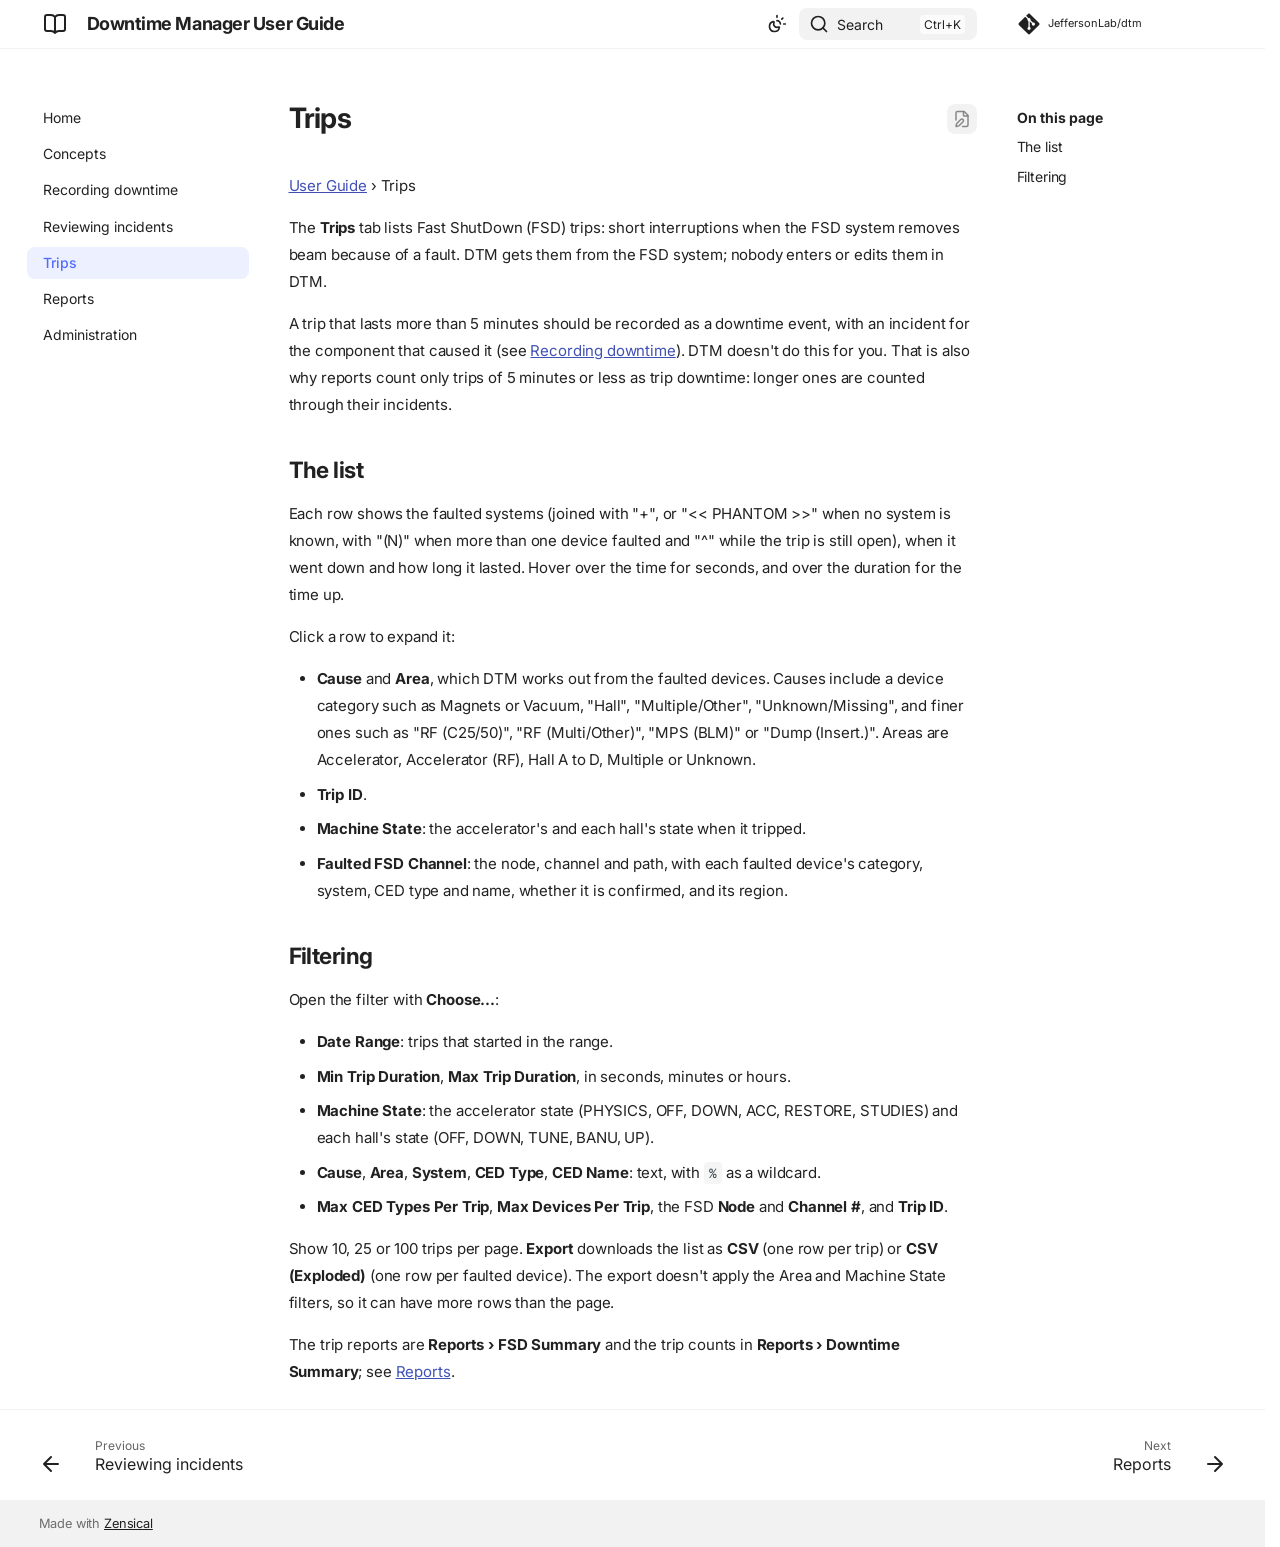
<file: latest/trips/index.html>
<!doctype html>
<html lang="en" class="no-js">
  <head>
    
      <meta charset="utf-8">
      <meta name="viewport" content="width=device-width,initial-scale=1">
      
        <meta name="description" content="How to record, review and report accelerator downtime with Downtime Manager (DTM)">
      
      
      
      
        <link rel="prev" href="../review/">
      
      
        <link rel="next" href="../reports/">
      
      
        
      
      
      <link rel="icon" href="../assets/images/favicon.png">
      <meta name="generator" content="zensical-0.0.69">
    
    
      
        <title>Trips - Downtime Manager User Guide</title>
      
    
    
      
        
      
      <link rel="stylesheet" href="../assets/stylesheets/modern/main.e15858d4.min.css">
      
        
          
        
        <link rel="stylesheet" href="../assets/stylesheets/modern/palette.b27955a4.min.css">
      
      


    
    
      
    
    
      
        
        
        <link rel="preconnect" href="https://fonts.gstatic.com" crossorigin>
        <link rel="stylesheet" href="https://fonts.googleapis.com/css?family=Inter:300,300i,400,400i,500,500i,700,700i%7CJetBrains+Mono:400,400i,700,700i&amp;display=fallback">
        <style>:root{--md-text-font:"Inter";--md-code-font:"JetBrains Mono"}</style>
      
    
    
    <script>__md_scope=new URL("..",location),__md_scope.pathname.endsWith("/")||(__md_scope=new URL(__md_scope.pathname+"/",location)),__md_hash=e=>[...e].reduce(((e,t)=>(e<<5)-e+t.charCodeAt(0)),0),__md_get=(e,t=localStorage,_=__md_scope)=>JSON.parse(t.getItem(_.pathname+"."+e)),__md_set=(e,t,_=localStorage,a=__md_scope)=>{try{_.setItem(a.pathname+"."+e,JSON.stringify(t))}catch(e){}},document.documentElement.setAttribute("data-platform",navigator.platform)</script>
    
      

    
    
  </head>
  
  
    
    
      
    
    
    
    
    <body dir="ltr" data-md-color-scheme="default" data-md-color-primary="indigo" data-md-color-accent="indigo">
  
    
    <input class="md-toggle" data-md-toggle="drawer" type="checkbox" id="__drawer" autocomplete="off">
    <input class="md-toggle" data-md-toggle="search" type="checkbox" id="__search" autocomplete="off">
    <label class="md-overlay" for="__drawer" aria-hidden="true"></label>
    <div data-md-component="skip">
      <a href="#__skip" class="md-skip">
        Skip to content
      </a>
    </div>
    <div data-md-component="announce">
      
    </div>
    
    
      

  

<header class="md-header md-header--shadow" data-md-component="header">
  <nav class="md-header__inner md-grid" aria-label="Header">
    <a href="./.." title="Downtime Manager User Guide" class="md-header__button md-logo" aria-label="Downtime Manager User Guide" data-md-component="logo">
      
  
  <svg xmlns="http://www.w3.org/2000/svg" fill="none" stroke="currentColor" stroke-linecap="round" stroke-linejoin="round" stroke-width="2" class="lucide lucide-book-open" viewBox="0 0 24 24"><path d="M12 5v16M20.001 19A2 2 0 0 0 22 17V5a2 2 0 0 0-1.999-2L16 3.002A5 5 0 0 0 12 5a5 5 0 0 0-4-2H4a2 2 0 0 0-2 2v12a2 2 0 0 0 1.999 2H8a5 5 0 0 1 4 2 5 5 0 0 1 4-2z"/></svg>

    </a>
    <label class="md-header__button md-icon" for="__drawer" aria-label="Navigation">
      
      <svg xmlns="http://www.w3.org/2000/svg" fill="none" stroke="currentColor" stroke-linecap="round" stroke-linejoin="round" stroke-width="2" class="lucide lucide-menu" viewBox="0 0 24 24"><path d="M4 5h16M4 12h16M4 19h16"/></svg>
    </label>
    <div class="md-header__title" data-md-component="header-title">
      <div class="md-header__ellipsis">
        <div class="md-header__topic">
          <span class="md-ellipsis">
            Downtime Manager User Guide
          </span>
        </div>
        <div class="md-header__topic" data-md-component="header-topic">
          <span class="md-ellipsis">
            
              Trips
            
          </span>
        </div>
      </div>
    </div>
    
      
        <form class="md-header__option" data-md-component="palette">
  
    
    
    
    <input class="md-option" data-md-color-media="(prefers-color-scheme)" data-md-color-scheme="default" data-md-color-primary="indigo" data-md-color-accent="indigo"  aria-label="Switch to light mode"  type="radio" name="__palette" id="__palette_0">
    
      <label class="md-header__button md-icon" title="Switch to light mode" for="__palette_1" hidden>
        <svg xmlns="http://www.w3.org/2000/svg" fill="none" stroke="currentColor" stroke-linecap="round" stroke-linejoin="round" stroke-width="2" class="lucide lucide-sun-moon" viewBox="0 0 24 24"><path d="M12 2v2M14.837 16.385a6 6 0 1 1-7.223-7.222c.624-.147.97.66.715 1.248a4 4 0 0 0 5.26 5.259c.589-.255 1.396.09 1.248.715M16 12a4 4 0 0 0-4-4M19 5l-1.256 1.256M20 12h2"/></svg>
      </label>
    
  
    
    
    
    <input class="md-option" data-md-color-media="(prefers-color-scheme: light)" data-md-color-scheme="default" data-md-color-primary="indigo" data-md-color-accent="indigo"  aria-label="Switch to dark mode"  type="radio" name="__palette" id="__palette_1">
    
      <label class="md-header__button md-icon" title="Switch to dark mode" for="__palette_2" hidden>
        <svg xmlns="http://www.w3.org/2000/svg" fill="none" stroke="currentColor" stroke-linecap="round" stroke-linejoin="round" stroke-width="2" class="lucide lucide-sun" viewBox="0 0 24 24"><circle cx="12" cy="12" r="4"/><path d="M12 2v2M12 20v2M4.93 4.93l1.41 1.41M17.66 17.66l1.41 1.41M2 12h2M20 12h2M6.34 17.66l-1.41 1.41M19.07 4.93l-1.41 1.41"/></svg>
      </label>
    
  
    
    
    
    <input class="md-option" data-md-color-media="(prefers-color-scheme: dark)" data-md-color-scheme="slate" data-md-color-primary="indigo" data-md-color-accent="indigo"  aria-label="Switch to system preference"  type="radio" name="__palette" id="__palette_2">
    
      <label class="md-header__button md-icon" title="Switch to system preference" for="__palette_0" hidden>
        <svg xmlns="http://www.w3.org/2000/svg" fill="none" stroke="currentColor" stroke-linecap="round" stroke-linejoin="round" stroke-width="2" class="lucide lucide-moon" viewBox="0 0 24 24"><path d="M20.985 12.486a9 9 0 1 1-9.473-9.472c.405-.022.617.46.402.803a6 6 0 0 0 8.268 8.268c.344-.215.825-.004.803.401"/></svg>
      </label>
    
  
</form>
      
    
    
      <script>var palette=__md_get("__palette");if(palette&&palette.color){if("(prefers-color-scheme)"===palette.color.media){var media=matchMedia("(prefers-color-scheme: light)"),input=document.querySelector(media.matches?"[data-md-color-media='(prefers-color-scheme: light)']":"[data-md-color-media='(prefers-color-scheme: dark)']");palette.color.media=input.getAttribute("data-md-color-media"),palette.color.scheme=input.getAttribute("data-md-color-scheme"),palette.color.primary=input.getAttribute("data-md-color-primary"),palette.color.accent=input.getAttribute("data-md-color-accent")}for(var[key,value]of Object.entries(palette.color))document.body.setAttribute("data-md-color-"+key,value)}</script>
    
    
    
      
      
        <label class="md-header__button md-icon" for="__search" aria-label="Search">
          
          <svg xmlns="http://www.w3.org/2000/svg" fill="none" stroke="currentColor" stroke-linecap="round" stroke-linejoin="round" stroke-width="2" class="lucide lucide-search" viewBox="0 0 24 24"><path d="m21 21-4.34-4.34"/><circle cx="11" cy="11" r="8"/></svg>
        </label>
        <div class="md-search" data-md-component="search" role="dialog" aria-label="Search">
  <button type="button" class="md-search__button">
    Search
  </button>
</div>
      
    
    <div class="md-header__source">
      
        <a href="https://github.com/JeffersonLab/dtm" title="Go to repository" class="md-source" data-md-component="source">
  <div class="md-source__icon md-icon">
    
    <svg xmlns="http://www.w3.org/2000/svg" viewBox="0 0 448 512"><!--! Font Awesome Free 7.3.1 by @fontawesome - https://fontawesome.com License - https://fontawesome.com/license/free (Icons: CC BY 4.0, Fonts: SIL OFL 1.1, Code: MIT License) Copyright 2026 Fonticons, Inc.--><path fill="currentColor" d="M439.6 236.1 244 40.5c-5.4-5.5-12.8-8.5-20.4-8.5s-15 3-20.4 8.4L162.5 81l51.5 51.5c27.1-9.1 52.7 16.8 43.4 43.7l49.7 49.7c34.2-11.8 61.2 31 35.5 56.7-26.5 26.5-70.2-2.9-56-37.3L240.3 199v121.9c25.3 12.5 22.3 41.8 9.1 55-6.4 6.4-15.2 10.1-24.3 10.1s-17.8-3.6-24.3-10.1c-17.6-17.6-11.1-46.9 11.2-56v-123c-20.8-8.5-24.6-30.7-18.6-45L142.6 101 8.5 235.1C3 240.6 0 247.9 0 255.5s3 15 8.5 20.4l195.6 195.7c5.4 5.4 12.7 8.4 20.4 8.4s15-3 20.4-8.4l194.7-194.7c5.4-5.4 8.4-12.8 8.4-20.4s-3-15-8.4-20.4"/></svg>
  </div>
  <div class="md-source__repository">
    JeffersonLab/dtm
  </div>
</a>
      
    </div>
  </nav>
  
</header>
    
    <div class="md-container" data-md-component="container">
      
      
        
          
        
      
      <main class="md-main" data-md-component="main">
        <div class="md-main__inner md-grid">
          
            
              
              <div class="md-sidebar md-sidebar--primary" data-md-component="sidebar" data-md-type="navigation" >
                <div class="md-sidebar__scrollwrap">
                  <div class="md-sidebar__inner">
                    



<nav class="md-nav md-nav--primary" aria-label="Navigation" data-md-level="0">
  <label class="md-nav__title" for="__drawer">
    <a href="./.." title="Downtime Manager User Guide" class="md-nav__button md-logo" aria-label="Downtime Manager User Guide" data-md-component="logo">
      
  
  <svg xmlns="http://www.w3.org/2000/svg" fill="none" stroke="currentColor" stroke-linecap="round" stroke-linejoin="round" stroke-width="2" class="lucide lucide-book-open" viewBox="0 0 24 24"><path d="M12 5v16M20.001 19A2 2 0 0 0 22 17V5a2 2 0 0 0-1.999-2L16 3.002A5 5 0 0 0 12 5a5 5 0 0 0-4-2H4a2 2 0 0 0-2 2v12a2 2 0 0 0 1.999 2H8a5 5 0 0 1 4 2 5 5 0 0 1 4-2z"/></svg>

    </a>
    Downtime Manager User Guide
  </label>
  
    <div class="md-nav__source">
      <a href="https://github.com/JeffersonLab/dtm" title="Go to repository" class="md-source" data-md-component="source">
  <div class="md-source__icon md-icon">
    
    <svg xmlns="http://www.w3.org/2000/svg" viewBox="0 0 448 512"><!--! Font Awesome Free 7.3.1 by @fontawesome - https://fontawesome.com License - https://fontawesome.com/license/free (Icons: CC BY 4.0, Fonts: SIL OFL 1.1, Code: MIT License) Copyright 2026 Fonticons, Inc.--><path fill="currentColor" d="M439.6 236.1 244 40.5c-5.4-5.5-12.8-8.5-20.4-8.5s-15 3-20.4 8.4L162.5 81l51.5 51.5c27.1-9.1 52.7 16.8 43.4 43.7l49.7 49.7c34.2-11.8 61.2 31 35.5 56.7-26.5 26.5-70.2-2.9-56-37.3L240.3 199v121.9c25.3 12.5 22.3 41.8 9.1 55-6.4 6.4-15.2 10.1-24.3 10.1s-17.8-3.6-24.3-10.1c-17.6-17.6-11.1-46.9 11.2-56v-123c-20.8-8.5-24.6-30.7-18.6-45L142.6 101 8.5 235.1C3 240.6 0 247.9 0 255.5s3 15 8.5 20.4l195.6 195.7c5.4 5.4 12.7 8.4 20.4 8.4s15-3 20.4-8.4l194.7-194.7c5.4-5.4 8.4-12.8 8.4-20.4s-3-15-8.4-20.4"/></svg>
  </div>
  <div class="md-source__repository">
    JeffersonLab/dtm
  </div>
</a>
    </div>
  
  <ul class="md-nav__list" data-md-scrollfix>
    
      
      
  
  
  
  
    <li class="md-nav__item">
      <a href="./.." class="md-nav__link">
        
  
  
  <span class="md-ellipsis">
    
  
  Home

    
  </span>
  
  

      </a>
    </li>
  

    
      
      
  
  
  
  
    <li class="md-nav__item">
      <a href="../concepts/" class="md-nav__link">
        
  
  
  <span class="md-ellipsis">
    
  
  Concepts

    
  </span>
  
  

      </a>
    </li>
  

    
      
      
  
  
  
  
    <li class="md-nav__item">
      <a href="../recording-downtime/" class="md-nav__link">
        
  
  
  <span class="md-ellipsis">
    
  
  Recording downtime

    
  </span>
  
  

      </a>
    </li>
  

    
      
      
  
  
  
  
    <li class="md-nav__item">
      <a href="../review/" class="md-nav__link">
        
  
  
  <span class="md-ellipsis">
    
  
  Reviewing incidents

    
  </span>
  
  

      </a>
    </li>
  

    
      
      
  
  
    
  
  
  
    <li class="md-nav__item md-nav__item--active">
      
      
      
      
        
      
      
        <label class="md-nav__link md-nav__link--active" for="__toc">
          
  
  
  <span class="md-ellipsis">
    
  
  Trips

    
  </span>
  
  

          <span class="md-nav__icon md-icon"></span>
        </label>
      
      <a href="././" class="md-nav__link md-nav__link--active">
        
  
  
  <span class="md-ellipsis">
    
  
  Trips

    
  </span>
  
  

      </a>
      
        


<nav class="md-nav md-nav--secondary" aria-label="On this page">
  
  
  
    
  
  
    <label class="md-nav__title" for="__toc">
      <span class="md-nav__icon md-icon"></span>
      On this page
    </label>
    <ul class="md-nav__list" data-md-component="toc" data-md-scrollfix>
      
        <li class="md-nav__item">
  <a href="#the-list" class="md-nav__link">
    <span class="md-ellipsis">
      <span class="md-typeset">
        The list
      </span>
    </span>
  </a>
  
</li>
      
        <li class="md-nav__item">
  <a href="#filtering" class="md-nav__link">
    <span class="md-ellipsis">
      <span class="md-typeset">
        Filtering
      </span>
    </span>
  </a>
  
</li>
      
    </ul>
  
</nav>
      
    </li>
  

    
      
      
  
  
  
  
    <li class="md-nav__item">
      <a href="../reports/" class="md-nav__link">
        
  
  
  <span class="md-ellipsis">
    
  
  Reports

    
  </span>
  
  

      </a>
    </li>
  

    
      
      
  
  
  
  
    <li class="md-nav__item">
      <a href="../administration/" class="md-nav__link">
        
  
  
  <span class="md-ellipsis">
    
  
  Administration

    
  </span>
  
  

      </a>
    </li>
  

    
  </ul>
</nav>
                  </div>
                </div>
              </div>
            
            
              
              <div class="md-sidebar md-sidebar--secondary" data-md-component="sidebar" data-md-type="toc" >
                <div class="md-sidebar__scrollwrap">
                  
                    
                    
                    
                      
                    
                    
                      <input class="md-nav__toggle md-toggle" type="checkbox" id="__toc">
                      <div class="md-sidebar-button__wrapper">
                        <label class="md-sidebar-button" for="__toc"></label>
                      </div>
                    
                  
                  <div class="md-sidebar__inner">
                    


<nav class="md-nav md-nav--secondary" aria-label="On this page">
  
  
  
    
  
  
    <label class="md-nav__title" for="__toc">
      <span class="md-nav__icon md-icon"></span>
      On this page
    </label>
    <ul class="md-nav__list" data-md-component="toc" data-md-scrollfix>
      
        <li class="md-nav__item">
  <a href="#the-list" class="md-nav__link">
    <span class="md-ellipsis">
      <span class="md-typeset">
        The list
      </span>
    </span>
  </a>
  
</li>
      
        <li class="md-nav__item">
  <a href="#filtering" class="md-nav__link">
    <span class="md-ellipsis">
      <span class="md-typeset">
        Filtering
      </span>
    </span>
  </a>
  
</li>
      
    </ul>
  
</nav>
                  </div>
                </div>
              </div>
            
          
          
            <div class="md-content" data-md-component="content">
              
              <article class="md-content__inner md-typeset">
                <a id="__skip" tabindex="-1"></a>
                
                  

  
    <a href="https://github.com/JeffersonLab/dtm/edit/main/docs/user-guide/trips.md" title="Edit this page" class="md-content__button md-icon" rel="edit">
      
      <svg xmlns="http://www.w3.org/2000/svg" fill="none" stroke="currentColor" stroke-linecap="round" stroke-linejoin="round" stroke-width="2" class="lucide lucide-file-pen" viewBox="0 0 24 24"><path d="M12.659 22H18a2 2 0 0 0 2-2V8a2.4 2.4 0 0 0-.706-1.706l-3.588-3.588A2.4 2.4 0 0 0 14 2H6a2 2 0 0 0-2 2v9.34"/><path d="M14 2v5a1 1 0 0 0 1 1h5M10.378 12.622a1 1 0 0 1 3 3.003L8.36 20.637a2 2 0 0 1-.854.506l-2.867.837a.5.5 0 0 1-.62-.62l.836-2.869a2 2 0 0 1 .506-.853z"/></svg>
    </a>
  
  


<h1 id="trips">Trips<a class="headerlink" href="#trips" title="Permanent link">&para;</a></h1>
<p><a href="../">User Guide</a> › Trips</p>
<p>The <strong>Trips</strong> tab lists Fast ShutDown (FSD) trips: short interruptions when the FSD system
removes beam because of a fault. DTM gets them from the FSD system; nobody enters or edits them
in DTM.</p>
<p>A trip that lasts more than 5 minutes should be recorded as a downtime event, with an incident
for the component that caused it (see <a href="../recording-downtime/">Recording downtime</a>). DTM doesn't
do this for you. That is also why reports count only trips of 5 minutes or less as trip
downtime: longer ones are counted through their incidents.</p>
<h2 id="the-list">The list<a class="headerlink" href="#the-list" title="Permanent link">&para;</a></h2>
<p>Each row shows the faulted systems (joined with "+", or "&lt;&lt; PHANTOM &gt;&gt;" when no system is known,
with "(N)" when more than one device faulted and "^" while the trip is still open), when it went
down and how long it lasted. Hover over the time for seconds, and over the duration for the time
up.</p>
<p>Click a row to expand it:</p>
<ul>
<li><strong>Cause</strong> and <strong>Area</strong>, which DTM works out from the faulted devices. Causes include a device
  category such as Magnets or Vacuum, "Hall", "Multiple/Other", "Unknown/Missing", and finer ones
  such as "RF (C25/50)", "RF (Multi/Other)", "MPS (BLM)" or "Dump (Insert.)". Areas are
  Accelerator, Accelerator (RF), Hall A to D, Multiple or Unknown.</li>
<li><strong>Trip ID</strong>.</li>
<li><strong>Machine State</strong>: the accelerator's and each hall's state when it tripped.</li>
<li><strong>Faulted FSD Channel</strong>: the node, channel and path, with each faulted device's category,
  system, CED type and name, whether it is confirmed, and its region.</li>
</ul>
<h2 id="filtering">Filtering<a class="headerlink" href="#filtering" title="Permanent link">&para;</a></h2>
<p>Open the filter with <strong>Choose...</strong>:</p>
<ul>
<li><strong>Date Range</strong>: trips that started in the range.</li>
<li><strong>Min Trip Duration</strong>, <strong>Max Trip Duration</strong>, in seconds, minutes or hours.</li>
<li><strong>Machine State</strong>: the accelerator state (PHYSICS, OFF, DOWN, ACC, RESTORE, STUDIES) and each
  hall's state (OFF, DOWN, TUNE, BANU, UP).</li>
<li><strong>Cause</strong>, <strong>Area</strong>, <strong>System</strong>, <strong>CED Type</strong>, <strong>CED Name</strong>: text, with <code>%</code> as a wildcard.</li>
<li><strong>Max CED Types Per Trip</strong>, <strong>Max Devices Per Trip</strong>, the FSD <strong>Node</strong> and <strong>Channel #</strong>, and
  <strong>Trip ID</strong>.</li>
</ul>
<p>Show 10, 25 or 100 trips per page. <strong>Export</strong> downloads the list as <strong>CSV</strong> (one row per trip) or
<strong>CSV (Exploded)</strong> (one row per faulted device). The export doesn't apply the Area and Machine
State filters, so it can have more rows than the page.</p>
<p>The trip reports are <strong>Reports › FSD Summary</strong> and the trip counts in <strong>Reports › Downtime
Summary</strong>; see <a href="../reports/">Reports</a>.</p>














                
              </article>
            </div>
          
          
<script>var target=document.getElementById(location.hash.slice(1));target&&target.name&&(target.checked=target.name.startsWith("__tabbed_"))</script>
        </div>
        
          <button type="button" class="md-top md-icon" data-md-component="top" hidden>
  
  <svg xmlns="http://www.w3.org/2000/svg" fill="none" stroke="currentColor" stroke-linecap="round" stroke-linejoin="round" stroke-width="2" class="lucide lucide-circle-arrow-up" viewBox="0 0 24 24"><circle cx="12" cy="12" r="10"/><path d="m16 12-4-4-4 4M12 16V8"/></svg>
  Back to top
</button>
        
      </main>
      
        <footer class="md-footer">
  
    
      
      <nav class="md-footer__inner md-grid" aria-label="Footer" >
        
          
          <a href="../review/" class="md-footer__link md-footer__link--prev" aria-label="Previous: Reviewing incidents">
            <div class="md-footer__button md-icon">
              
              <svg xmlns="http://www.w3.org/2000/svg" fill="none" stroke="currentColor" stroke-linecap="round" stroke-linejoin="round" stroke-width="2" class="lucide lucide-arrow-left" viewBox="0 0 24 24"><path d="m12 19-7-7 7-7M19 12H5"/></svg>
            </div>
            <div class="md-footer__title">
              <span class="md-footer__direction">
                Previous
              </span>
              <div class="md-ellipsis">
                Reviewing incidents
              </div>
            </div>
          </a>
        
        
          
          <a href="../reports/" class="md-footer__link md-footer__link--next" aria-label="Next: Reports">
            <div class="md-footer__title">
              <span class="md-footer__direction">
                Next
              </span>
              <div class="md-ellipsis">
                Reports
              </div>
            </div>
            <div class="md-footer__button md-icon">
              
              <svg xmlns="http://www.w3.org/2000/svg" fill="none" stroke="currentColor" stroke-linecap="round" stroke-linejoin="round" stroke-width="2" class="lucide lucide-arrow-right" viewBox="0 0 24 24"><path d="M5 12h14M12 5l7 7-7 7"/></svg>
            </div>
          </a>
        
      </nav>
    
  
  <div class="md-footer-meta md-typeset">
    <div class="md-footer-meta__inner md-grid">
      <div class="md-copyright">
  
  
    Made with
    <a href="https://zensical.org/" target="_blank" rel="noopener">
      Zensical
    </a>
  
</div>
      
    </div>
  </div>
</footer>
      
    </div>
    <div class="md-dialog" data-md-component="dialog" role="status" aria-atomic="true">
      <div class="md-dialog__inner md-typeset"></div>
    </div>
    
    
    
      
      
      
      
        
        
      <script id="__config" type="application/json">{"annotate":null,"base":"..","features":["content.action.edit","navigation.footer","navigation.top","search.highlight"],"redirect":null,"search":"../assets/javascripts/workers/search.7d14d953.min.js","tags":null,"translations":{"clipboard.copied":"Copied to clipboard","clipboard.copy":"Copy to clipboard","clipboard.error":"Could not copy to clipboard","search.result.more.one":"1 more on this page","search.result.more.other":"# more on this page","search.result.none":"No matching documents","search.result.one":"1 matching document","search.result.other":"# matching documents","search.result.placeholder":"Type to start searching","search.result.term.missing":"Missing","select.version":"Select version"},"version":null}</script>
    
    
      <script src="../assets/javascripts/bundle.8b1c90bd.min.js"></script>
      
    
  </body>
</html>
</file>
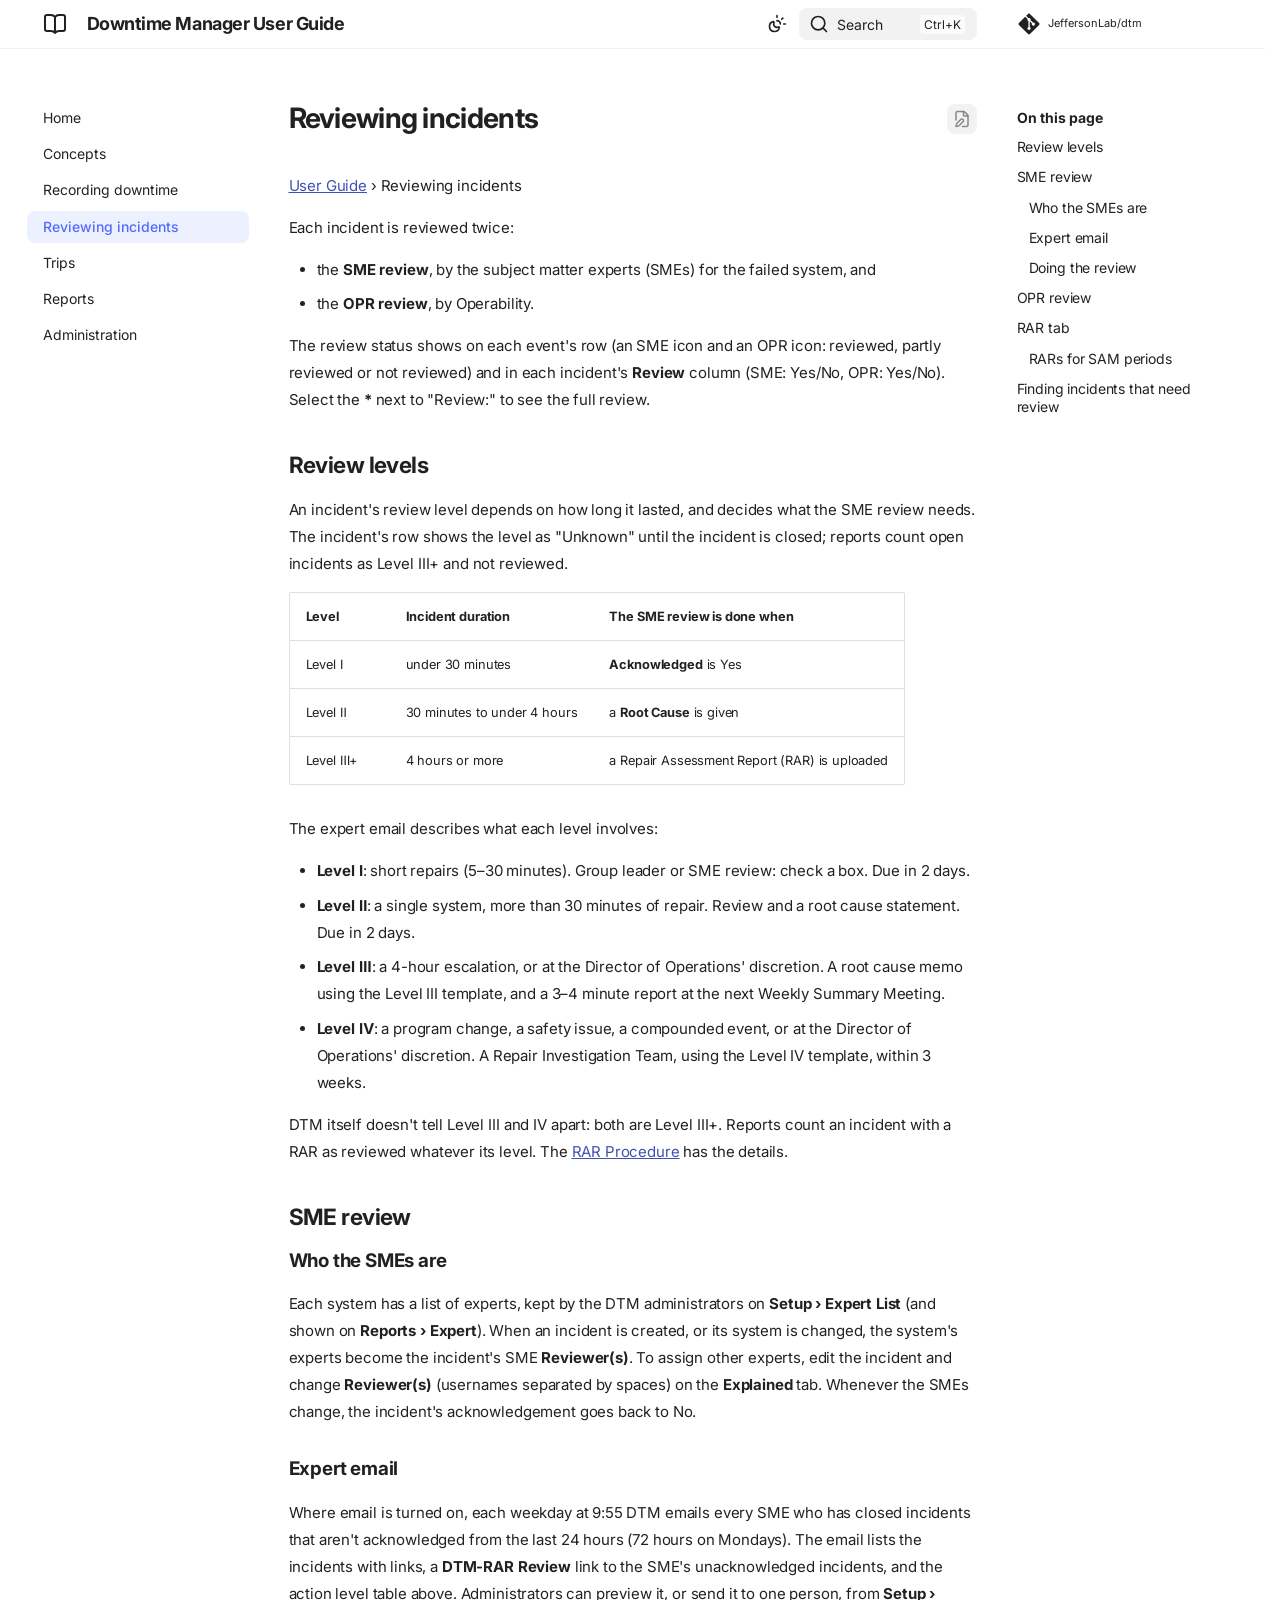
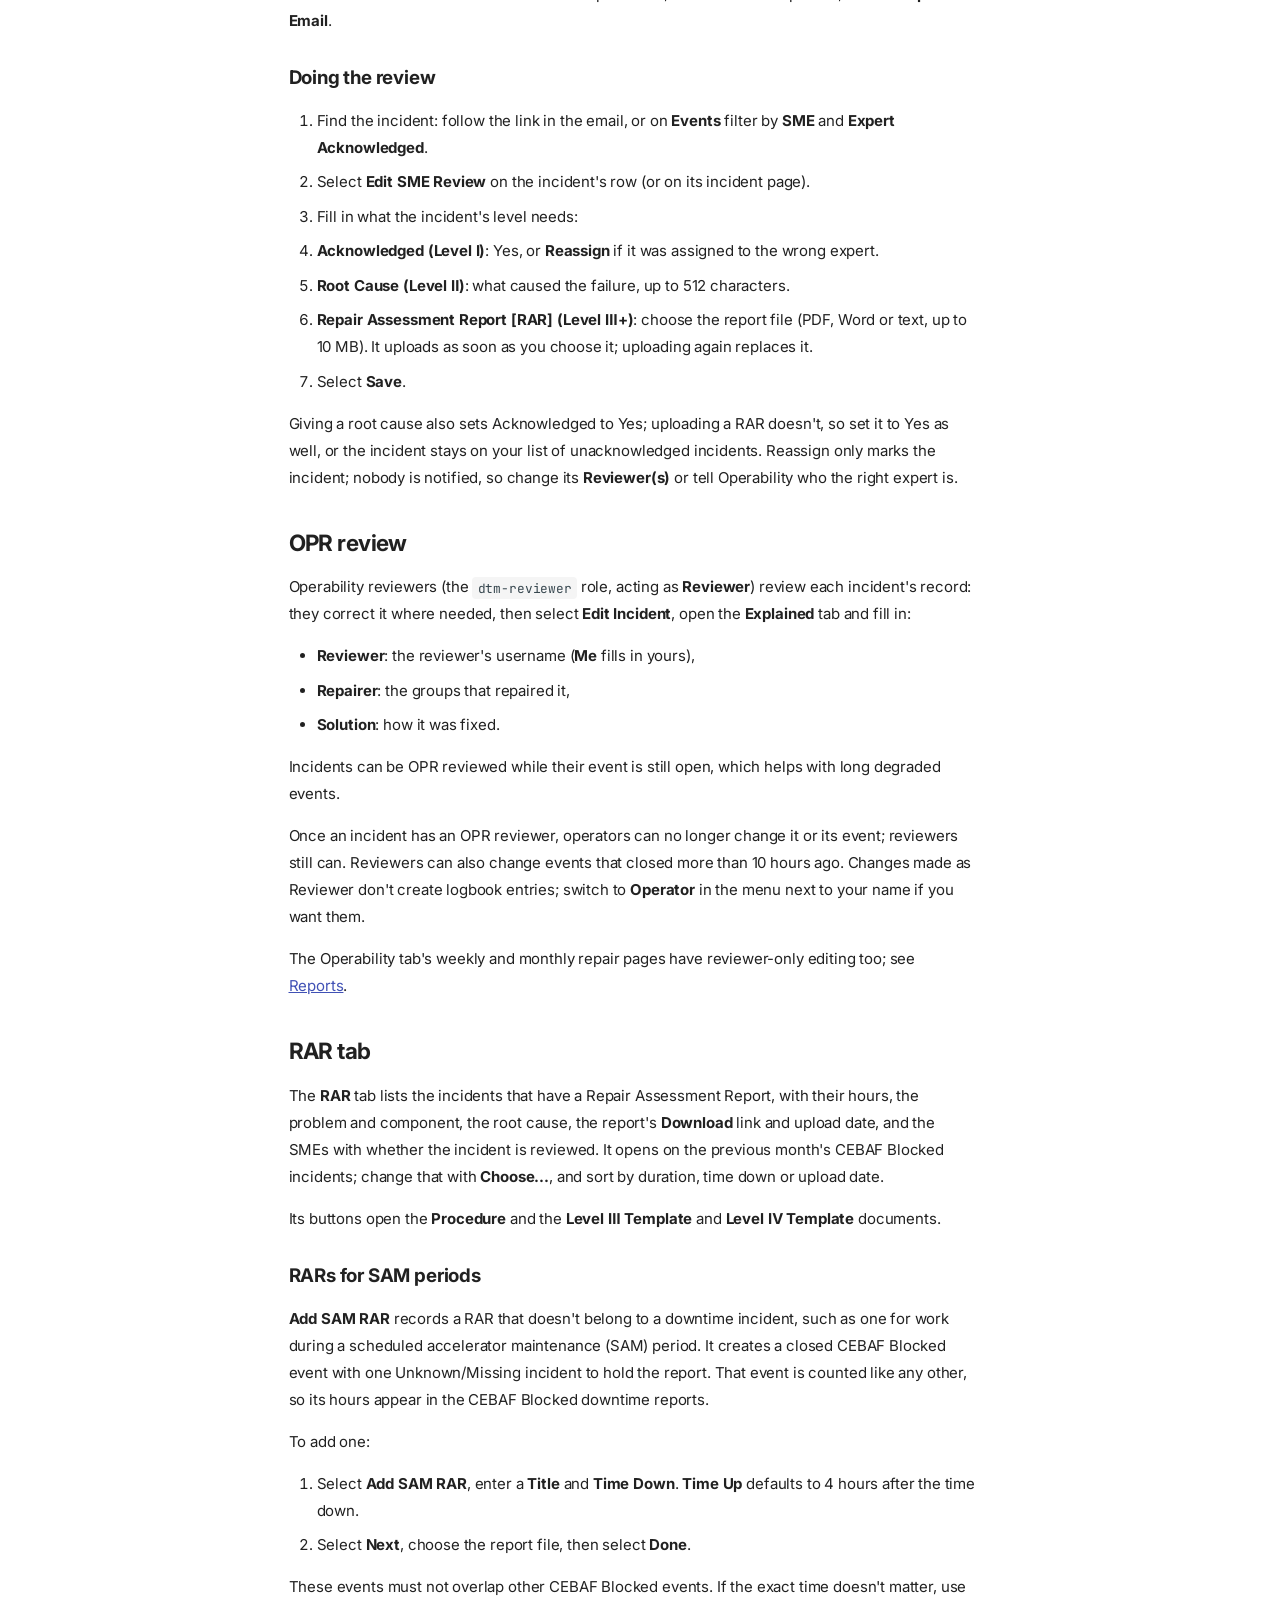
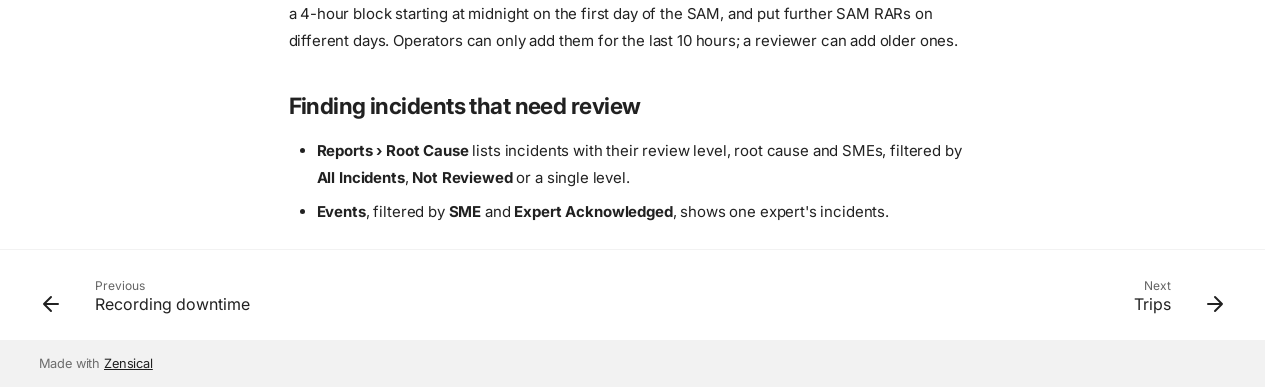
<file: v5.11.0/review/index.html>
<!doctype html>
<html lang="en" class="no-js">
  <head>
    
      <meta charset="utf-8">
      <meta name="viewport" content="width=device-width,initial-scale=1">
      
        <meta name="description" content="How to record, review and report accelerator downtime with Downtime Manager (DTM)">
      
      
      
      
        <link rel="prev" href="../recording-downtime/">
      
      
        <link rel="next" href="../trips/">
      
      
        
      
      
      <link rel="icon" href="../assets/images/favicon.png">
      <meta name="generator" content="zensical-0.0.69">
    
    
      
        <title>Reviewing incidents - Downtime Manager User Guide</title>
      
    
    
      
        
      
      <link rel="stylesheet" href="../assets/stylesheets/modern/main.e15858d4.min.css">
      
        
          
        
        <link rel="stylesheet" href="../assets/stylesheets/modern/palette.b27955a4.min.css">
      
      


    
    
      
    
    
      
        
        
        <link rel="preconnect" href="https://fonts.gstatic.com" crossorigin>
        <link rel="stylesheet" href="https://fonts.googleapis.com/css?family=Inter:300,300i,400,400i,500,500i,700,700i%7CJetBrains+Mono:400,400i,700,700i&amp;display=fallback">
        <style>:root{--md-text-font:"Inter";--md-code-font:"JetBrains Mono"}</style>
      
    
    
    <script>__md_scope=new URL("..",location),__md_scope.pathname.endsWith("/")||(__md_scope=new URL(__md_scope.pathname+"/",location)),__md_hash=e=>[...e].reduce(((e,t)=>(e<<5)-e+t.charCodeAt(0)),0),__md_get=(e,t=localStorage,_=__md_scope)=>JSON.parse(t.getItem(_.pathname+"."+e)),__md_set=(e,t,_=localStorage,a=__md_scope)=>{try{_.setItem(a.pathname+"."+e,JSON.stringify(t))}catch(e){}},document.documentElement.setAttribute("data-platform",navigator.platform)</script>
    
      

    
    
  </head>
  
  
    
    
      
    
    
    
    
    <body dir="ltr" data-md-color-scheme="default" data-md-color-primary="indigo" data-md-color-accent="indigo">
  
    
    <input class="md-toggle" data-md-toggle="drawer" type="checkbox" id="__drawer" autocomplete="off">
    <input class="md-toggle" data-md-toggle="search" type="checkbox" id="__search" autocomplete="off">
    <label class="md-overlay" for="__drawer" aria-hidden="true"></label>
    <div data-md-component="skip">
      <a href="#__skip" class="md-skip">
        Skip to content
      </a>
    </div>
    <div data-md-component="announce">
      
    </div>
    
    
      

  

<header class="md-header md-header--shadow" data-md-component="header">
  <nav class="md-header__inner md-grid" aria-label="Header">
    <a href="./.." title="Downtime Manager User Guide" class="md-header__button md-logo" aria-label="Downtime Manager User Guide" data-md-component="logo">
      
  
  <svg xmlns="http://www.w3.org/2000/svg" fill="none" stroke="currentColor" stroke-linecap="round" stroke-linejoin="round" stroke-width="2" class="lucide lucide-book-open" viewBox="0 0 24 24"><path d="M12 5v16M20.001 19A2 2 0 0 0 22 17V5a2 2 0 0 0-1.999-2L16 3.002A5 5 0 0 0 12 5a5 5 0 0 0-4-2H4a2 2 0 0 0-2 2v12a2 2 0 0 0 1.999 2H8a5 5 0 0 1 4 2 5 5 0 0 1 4-2z"/></svg>

    </a>
    <label class="md-header__button md-icon" for="__drawer" aria-label="Navigation">
      
      <svg xmlns="http://www.w3.org/2000/svg" fill="none" stroke="currentColor" stroke-linecap="round" stroke-linejoin="round" stroke-width="2" class="lucide lucide-menu" viewBox="0 0 24 24"><path d="M4 5h16M4 12h16M4 19h16"/></svg>
    </label>
    <div class="md-header__title" data-md-component="header-title">
      <div class="md-header__ellipsis">
        <div class="md-header__topic">
          <span class="md-ellipsis">
            Downtime Manager User Guide
          </span>
        </div>
        <div class="md-header__topic" data-md-component="header-topic">
          <span class="md-ellipsis">
            
              Reviewing incidents
            
          </span>
        </div>
      </div>
    </div>
    
      
        <form class="md-header__option" data-md-component="palette">
  
    
    
    
    <input class="md-option" data-md-color-media="(prefers-color-scheme)" data-md-color-scheme="default" data-md-color-primary="indigo" data-md-color-accent="indigo"  aria-label="Switch to light mode"  type="radio" name="__palette" id="__palette_0">
    
      <label class="md-header__button md-icon" title="Switch to light mode" for="__palette_1" hidden>
        <svg xmlns="http://www.w3.org/2000/svg" fill="none" stroke="currentColor" stroke-linecap="round" stroke-linejoin="round" stroke-width="2" class="lucide lucide-sun-moon" viewBox="0 0 24 24"><path d="M12 2v2M14.837 16.385a6 6 0 1 1-7.223-7.222c.624-.147.97.66.715 1.248a4 4 0 0 0 5.26 5.259c.589-.255 1.396.09 1.248.715M16 12a4 4 0 0 0-4-4M19 5l-1.256 1.256M20 12h2"/></svg>
      </label>
    
  
    
    
    
    <input class="md-option" data-md-color-media="(prefers-color-scheme: light)" data-md-color-scheme="default" data-md-color-primary="indigo" data-md-color-accent="indigo"  aria-label="Switch to dark mode"  type="radio" name="__palette" id="__palette_1">
    
      <label class="md-header__button md-icon" title="Switch to dark mode" for="__palette_2" hidden>
        <svg xmlns="http://www.w3.org/2000/svg" fill="none" stroke="currentColor" stroke-linecap="round" stroke-linejoin="round" stroke-width="2" class="lucide lucide-sun" viewBox="0 0 24 24"><circle cx="12" cy="12" r="4"/><path d="M12 2v2M12 20v2M4.93 4.93l1.41 1.41M17.66 17.66l1.41 1.41M2 12h2M20 12h2M6.34 17.66l-1.41 1.41M19.07 4.93l-1.41 1.41"/></svg>
      </label>
    
  
    
    
    
    <input class="md-option" data-md-color-media="(prefers-color-scheme: dark)" data-md-color-scheme="slate" data-md-color-primary="indigo" data-md-color-accent="indigo"  aria-label="Switch to system preference"  type="radio" name="__palette" id="__palette_2">
    
      <label class="md-header__button md-icon" title="Switch to system preference" for="__palette_0" hidden>
        <svg xmlns="http://www.w3.org/2000/svg" fill="none" stroke="currentColor" stroke-linecap="round" stroke-linejoin="round" stroke-width="2" class="lucide lucide-moon" viewBox="0 0 24 24"><path d="M20.985 12.486a9 9 0 1 1-9.473-9.472c.405-.022.617.46.402.803a6 6 0 0 0 8.268 8.268c.344-.215.825-.004.803.401"/></svg>
      </label>
    
  
</form>
      
    
    
      <script>var palette=__md_get("__palette");if(palette&&palette.color){if("(prefers-color-scheme)"===palette.color.media){var media=matchMedia("(prefers-color-scheme: light)"),input=document.querySelector(media.matches?"[data-md-color-media='(prefers-color-scheme: light)']":"[data-md-color-media='(prefers-color-scheme: dark)']");palette.color.media=input.getAttribute("data-md-color-media"),palette.color.scheme=input.getAttribute("data-md-color-scheme"),palette.color.primary=input.getAttribute("data-md-color-primary"),palette.color.accent=input.getAttribute("data-md-color-accent")}for(var[key,value]of Object.entries(palette.color))document.body.setAttribute("data-md-color-"+key,value)}</script>
    
    
    
      
      
        <label class="md-header__button md-icon" for="__search" aria-label="Search">
          
          <svg xmlns="http://www.w3.org/2000/svg" fill="none" stroke="currentColor" stroke-linecap="round" stroke-linejoin="round" stroke-width="2" class="lucide lucide-search" viewBox="0 0 24 24"><path d="m21 21-4.34-4.34"/><circle cx="11" cy="11" r="8"/></svg>
        </label>
        <div class="md-search" data-md-component="search" role="dialog" aria-label="Search">
  <button type="button" class="md-search__button">
    Search
  </button>
</div>
      
    
    <div class="md-header__source">
      
        <a href="https://github.com/JeffersonLab/dtm" title="Go to repository" class="md-source" data-md-component="source">
  <div class="md-source__icon md-icon">
    
    <svg xmlns="http://www.w3.org/2000/svg" viewBox="0 0 448 512"><!--! Font Awesome Free 7.3.1 by @fontawesome - https://fontawesome.com License - https://fontawesome.com/license/free (Icons: CC BY 4.0, Fonts: SIL OFL 1.1, Code: MIT License) Copyright 2026 Fonticons, Inc.--><path fill="currentColor" d="M439.6 236.1 244 40.5c-5.4-5.5-12.8-8.5-20.4-8.5s-15 3-20.4 8.4L162.5 81l51.5 51.5c27.1-9.1 52.7 16.8 43.4 43.7l49.7 49.7c34.2-11.8 61.2 31 35.5 56.7-26.5 26.5-70.2-2.9-56-37.3L240.3 199v121.9c25.3 12.5 22.3 41.8 9.1 55-6.4 6.4-15.2 10.1-24.3 10.1s-17.8-3.6-24.3-10.1c-17.6-17.6-11.1-46.9 11.2-56v-123c-20.8-8.5-24.6-30.7-18.6-45L142.6 101 8.5 235.1C3 240.6 0 247.9 0 255.5s3 15 8.5 20.4l195.6 195.7c5.4 5.4 12.7 8.4 20.4 8.4s15-3 20.4-8.4l194.7-194.7c5.4-5.4 8.4-12.8 8.4-20.4s-3-15-8.4-20.4"/></svg>
  </div>
  <div class="md-source__repository">
    JeffersonLab/dtm
  </div>
</a>
      
    </div>
  </nav>
  
</header>
    
    <div class="md-container" data-md-component="container">
      
      
        
          
        
      
      <main class="md-main" data-md-component="main">
        <div class="md-main__inner md-grid">
          
            
              
              <div class="md-sidebar md-sidebar--primary" data-md-component="sidebar" data-md-type="navigation" >
                <div class="md-sidebar__scrollwrap">
                  <div class="md-sidebar__inner">
                    



<nav class="md-nav md-nav--primary" aria-label="Navigation" data-md-level="0">
  <label class="md-nav__title" for="__drawer">
    <a href="./.." title="Downtime Manager User Guide" class="md-nav__button md-logo" aria-label="Downtime Manager User Guide" data-md-component="logo">
      
  
  <svg xmlns="http://www.w3.org/2000/svg" fill="none" stroke="currentColor" stroke-linecap="round" stroke-linejoin="round" stroke-width="2" class="lucide lucide-book-open" viewBox="0 0 24 24"><path d="M12 5v16M20.001 19A2 2 0 0 0 22 17V5a2 2 0 0 0-1.999-2L16 3.002A5 5 0 0 0 12 5a5 5 0 0 0-4-2H4a2 2 0 0 0-2 2v12a2 2 0 0 0 1.999 2H8a5 5 0 0 1 4 2 5 5 0 0 1 4-2z"/></svg>

    </a>
    Downtime Manager User Guide
  </label>
  
    <div class="md-nav__source">
      <a href="https://github.com/JeffersonLab/dtm" title="Go to repository" class="md-source" data-md-component="source">
  <div class="md-source__icon md-icon">
    
    <svg xmlns="http://www.w3.org/2000/svg" viewBox="0 0 448 512"><!--! Font Awesome Free 7.3.1 by @fontawesome - https://fontawesome.com License - https://fontawesome.com/license/free (Icons: CC BY 4.0, Fonts: SIL OFL 1.1, Code: MIT License) Copyright 2026 Fonticons, Inc.--><path fill="currentColor" d="M439.6 236.1 244 40.5c-5.4-5.5-12.8-8.5-20.4-8.5s-15 3-20.4 8.4L162.5 81l51.5 51.5c27.1-9.1 52.7 16.8 43.4 43.7l49.7 49.7c34.2-11.8 61.2 31 35.5 56.7-26.5 26.5-70.2-2.9-56-37.3L240.3 199v121.9c25.3 12.5 22.3 41.8 9.1 55-6.4 6.4-15.2 10.1-24.3 10.1s-17.8-3.6-24.3-10.1c-17.6-17.6-11.1-46.9 11.2-56v-123c-20.8-8.5-24.6-30.7-18.6-45L142.6 101 8.5 235.1C3 240.6 0 247.9 0 255.5s3 15 8.5 20.4l195.6 195.7c5.4 5.4 12.7 8.4 20.4 8.4s15-3 20.4-8.4l194.7-194.7c5.4-5.4 8.4-12.8 8.4-20.4s-3-15-8.4-20.4"/></svg>
  </div>
  <div class="md-source__repository">
    JeffersonLab/dtm
  </div>
</a>
    </div>
  
  <ul class="md-nav__list" data-md-scrollfix>
    
      
      
  
  
  
  
    <li class="md-nav__item">
      <a href="./.." class="md-nav__link">
        
  
  
  <span class="md-ellipsis">
    
  
  Home

    
  </span>
  
  

      </a>
    </li>
  

    
      
      
  
  
  
  
    <li class="md-nav__item">
      <a href="../concepts/" class="md-nav__link">
        
  
  
  <span class="md-ellipsis">
    
  
  Concepts

    
  </span>
  
  

      </a>
    </li>
  

    
      
      
  
  
  
  
    <li class="md-nav__item">
      <a href="../recording-downtime/" class="md-nav__link">
        
  
  
  <span class="md-ellipsis">
    
  
  Recording downtime

    
  </span>
  
  

      </a>
    </li>
  

    
      
      
  
  
    
  
  
  
    <li class="md-nav__item md-nav__item--active">
      
      
      
      
        
      
      
        <label class="md-nav__link md-nav__link--active" for="__toc">
          
  
  
  <span class="md-ellipsis">
    
  
  Reviewing incidents

    
  </span>
  
  

          <span class="md-nav__icon md-icon"></span>
        </label>
      
      <a href="././" class="md-nav__link md-nav__link--active">
        
  
  
  <span class="md-ellipsis">
    
  
  Reviewing incidents

    
  </span>
  
  

      </a>
      
        


<nav class="md-nav md-nav--secondary" aria-label="On this page">
  
  
  
    
  
  
    <label class="md-nav__title" for="__toc">
      <span class="md-nav__icon md-icon"></span>
      On this page
    </label>
    <ul class="md-nav__list" data-md-component="toc" data-md-scrollfix>
      
        <li class="md-nav__item">
  <a href="#review-levels" class="md-nav__link">
    <span class="md-ellipsis">
      <span class="md-typeset">
        Review levels
      </span>
    </span>
  </a>
  
</li>
      
        <li class="md-nav__item">
  <a href="#sme-review" class="md-nav__link">
    <span class="md-ellipsis">
      <span class="md-typeset">
        SME review
      </span>
    </span>
  </a>
  
    <nav class="md-nav" aria-label="SME review">
      <ul class="md-nav__list">
        
          <li class="md-nav__item">
  <a href="#who-the-smes-are" class="md-nav__link">
    <span class="md-ellipsis">
      <span class="md-typeset">
        Who the SMEs are
      </span>
    </span>
  </a>
  
</li>
        
          <li class="md-nav__item">
  <a href="#expert-email" class="md-nav__link">
    <span class="md-ellipsis">
      <span class="md-typeset">
        Expert email
      </span>
    </span>
  </a>
  
</li>
        
          <li class="md-nav__item">
  <a href="#doing-the-review" class="md-nav__link">
    <span class="md-ellipsis">
      <span class="md-typeset">
        Doing the review
      </span>
    </span>
  </a>
  
</li>
        
      </ul>
    </nav>
  
</li>
      
        <li class="md-nav__item">
  <a href="#opr-review" class="md-nav__link">
    <span class="md-ellipsis">
      <span class="md-typeset">
        OPR review
      </span>
    </span>
  </a>
  
</li>
      
        <li class="md-nav__item">
  <a href="#rar-tab" class="md-nav__link">
    <span class="md-ellipsis">
      <span class="md-typeset">
        RAR tab
      </span>
    </span>
  </a>
  
    <nav class="md-nav" aria-label="RAR tab">
      <ul class="md-nav__list">
        
          <li class="md-nav__item">
  <a href="#rars-for-sam-periods" class="md-nav__link">
    <span class="md-ellipsis">
      <span class="md-typeset">
        RARs for SAM periods
      </span>
    </span>
  </a>
  
</li>
        
      </ul>
    </nav>
  
</li>
      
        <li class="md-nav__item">
  <a href="#finding-incidents-that-need-review" class="md-nav__link">
    <span class="md-ellipsis">
      <span class="md-typeset">
        Finding incidents that need review
      </span>
    </span>
  </a>
  
</li>
      
    </ul>
  
</nav>
      
    </li>
  

    
      
      
  
  
  
  
    <li class="md-nav__item">
      <a href="../trips/" class="md-nav__link">
        
  
  
  <span class="md-ellipsis">
    
  
  Trips

    
  </span>
  
  

      </a>
    </li>
  

    
      
      
  
  
  
  
    <li class="md-nav__item">
      <a href="../reports/" class="md-nav__link">
        
  
  
  <span class="md-ellipsis">
    
  
  Reports

    
  </span>
  
  

      </a>
    </li>
  

    
      
      
  
  
  
  
    <li class="md-nav__item">
      <a href="../administration/" class="md-nav__link">
        
  
  
  <span class="md-ellipsis">
    
  
  Administration

    
  </span>
  
  

      </a>
    </li>
  

    
  </ul>
</nav>
                  </div>
                </div>
              </div>
            
            
              
              <div class="md-sidebar md-sidebar--secondary" data-md-component="sidebar" data-md-type="toc" >
                <div class="md-sidebar__scrollwrap">
                  
                    
                    
                    
                      
                    
                    
                      <input class="md-nav__toggle md-toggle" type="checkbox" id="__toc">
                      <div class="md-sidebar-button__wrapper">
                        <label class="md-sidebar-button" for="__toc"></label>
                      </div>
                    
                  
                  <div class="md-sidebar__inner">
                    


<nav class="md-nav md-nav--secondary" aria-label="On this page">
  
  
  
    
  
  
    <label class="md-nav__title" for="__toc">
      <span class="md-nav__icon md-icon"></span>
      On this page
    </label>
    <ul class="md-nav__list" data-md-component="toc" data-md-scrollfix>
      
        <li class="md-nav__item">
  <a href="#review-levels" class="md-nav__link">
    <span class="md-ellipsis">
      <span class="md-typeset">
        Review levels
      </span>
    </span>
  </a>
  
</li>
      
        <li class="md-nav__item">
  <a href="#sme-review" class="md-nav__link">
    <span class="md-ellipsis">
      <span class="md-typeset">
        SME review
      </span>
    </span>
  </a>
  
    <nav class="md-nav" aria-label="SME review">
      <ul class="md-nav__list">
        
          <li class="md-nav__item">
  <a href="#who-the-smes-are" class="md-nav__link">
    <span class="md-ellipsis">
      <span class="md-typeset">
        Who the SMEs are
      </span>
    </span>
  </a>
  
</li>
        
          <li class="md-nav__item">
  <a href="#expert-email" class="md-nav__link">
    <span class="md-ellipsis">
      <span class="md-typeset">
        Expert email
      </span>
    </span>
  </a>
  
</li>
        
          <li class="md-nav__item">
  <a href="#doing-the-review" class="md-nav__link">
    <span class="md-ellipsis">
      <span class="md-typeset">
        Doing the review
      </span>
    </span>
  </a>
  
</li>
        
      </ul>
    </nav>
  
</li>
      
        <li class="md-nav__item">
  <a href="#opr-review" class="md-nav__link">
    <span class="md-ellipsis">
      <span class="md-typeset">
        OPR review
      </span>
    </span>
  </a>
  
</li>
      
        <li class="md-nav__item">
  <a href="#rar-tab" class="md-nav__link">
    <span class="md-ellipsis">
      <span class="md-typeset">
        RAR tab
      </span>
    </span>
  </a>
  
    <nav class="md-nav" aria-label="RAR tab">
      <ul class="md-nav__list">
        
          <li class="md-nav__item">
  <a href="#rars-for-sam-periods" class="md-nav__link">
    <span class="md-ellipsis">
      <span class="md-typeset">
        RARs for SAM periods
      </span>
    </span>
  </a>
  
</li>
        
      </ul>
    </nav>
  
</li>
      
        <li class="md-nav__item">
  <a href="#finding-incidents-that-need-review" class="md-nav__link">
    <span class="md-ellipsis">
      <span class="md-typeset">
        Finding incidents that need review
      </span>
    </span>
  </a>
  
</li>
      
    </ul>
  
</nav>
                  </div>
                </div>
              </div>
            
          
          
            <div class="md-content" data-md-component="content">
              
              <article class="md-content__inner md-typeset">
                <a id="__skip" tabindex="-1"></a>
                
                  

  
    <a href="https://github.com/JeffersonLab/dtm/edit/main/docs/user-guide/review.md" title="Edit this page" class="md-content__button md-icon" rel="edit">
      
      <svg xmlns="http://www.w3.org/2000/svg" fill="none" stroke="currentColor" stroke-linecap="round" stroke-linejoin="round" stroke-width="2" class="lucide lucide-file-pen" viewBox="0 0 24 24"><path d="M12.659 22H18a2 2 0 0 0 2-2V8a2.4 2.4 0 0 0-.706-1.706l-3.588-3.588A2.4 2.4 0 0 0 14 2H6a2 2 0 0 0-2 2v9.34"/><path d="M14 2v5a1 1 0 0 0 1 1h5M10.378 12.622a1 1 0 0 1 3 3.003L8.36 20.637a2 2 0 0 1-.854.506l-2.867.837a.5.5 0 0 1-.62-.62l.836-2.869a2 2 0 0 1 .506-.853z"/></svg>
    </a>
  
  


<h1 id="reviewing-incidents">Reviewing incidents<a class="headerlink" href="#reviewing-incidents" title="Permanent link">&para;</a></h1>
<p><a href="../">User Guide</a> › Reviewing incidents</p>
<p>Each incident is reviewed twice:</p>
<ul>
<li>the <strong>SME review</strong>, by the subject matter experts (SMEs) for the failed system, and</li>
<li>the <strong>OPR review</strong>, by Operability.</li>
</ul>
<p>The review status shows on each event's row (an SME icon and an OPR icon: reviewed, partly
reviewed or not reviewed) and in each incident's <strong>Review</strong> column (SME: Yes/No, OPR: Yes/No).
Select the <strong>*</strong> next to "Review:" to see the full review.</p>
<h2 id="review-levels">Review levels<a class="headerlink" href="#review-levels" title="Permanent link">&para;</a></h2>
<p>An incident's review level depends on how long it lasted, and decides what the SME review
needs. The incident's row shows the level as "Unknown" until the incident is closed; reports
count open incidents as Level Ⅲ+ and not reviewed.</p>
<table>
<thead>
<tr>
<th>Level</th>
<th>Incident duration</th>
<th>The SME review is done when</th>
</tr>
</thead>
<tbody>
<tr>
<td>Level Ⅰ</td>
<td>under 30 minutes</td>
<td><strong>Acknowledged</strong> is Yes</td>
</tr>
<tr>
<td>Level Ⅱ</td>
<td>30 minutes to under 4 hours</td>
<td>a <strong>Root Cause</strong> is given</td>
</tr>
<tr>
<td>Level Ⅲ+</td>
<td>4 hours or more</td>
<td>a Repair Assessment Report (RAR) is uploaded</td>
</tr>
</tbody>
</table>
<p>The expert email describes what each level involves:</p>
<ul>
<li><strong>Level Ⅰ</strong>: short repairs (5–30 minutes). Group leader or SME review: check a box. Due in 2
  days.</li>
<li><strong>Level Ⅱ</strong>: a single system, more than 30 minutes of repair. Review and a root cause
  statement. Due in 2 days.</li>
<li><strong>Level Ⅲ</strong>: a 4-hour escalation, or at the Director of Operations' discretion. A root cause
  memo using the Level Ⅲ template, and a 3–4 minute report at the next Weekly Summary Meeting.</li>
<li><strong>Level Ⅳ</strong>: a program change, a safety issue, a compounded event, or at the Director of
  Operations' discretion. A Repair Investigation Team, using the Level Ⅳ template, within 3
  weeks.</li>
</ul>
<p>DTM itself doesn't tell Level Ⅲ and Ⅳ apart: both are Level Ⅲ+. Reports count an incident
with a RAR as reviewed whatever its level. The
<a href="https://ace.jlab.org/cdn/doc/dtm/RARProcedure.pdf">RAR Procedure</a> has the details.</p>
<h2 id="sme-review">SME review<a class="headerlink" href="#sme-review" title="Permanent link">&para;</a></h2>
<h3 id="who-the-smes-are">Who the SMEs are<a class="headerlink" href="#who-the-smes-are" title="Permanent link">&para;</a></h3>
<p>Each system has a list of experts, kept by the DTM administrators on <strong>Setup › Expert List</strong>
(and shown on <strong>Reports › Expert</strong>). When an incident is created, or its system is changed, the
system's experts become the incident's SME <strong>Reviewer(s)</strong>. To assign other experts, edit the
incident and change <strong>Reviewer(s)</strong> (usernames separated by spaces) on the <strong>Explained</strong> tab.
Whenever the SMEs change, the incident's acknowledgement goes back to No.</p>
<h3 id="expert-email">Expert email<a class="headerlink" href="#expert-email" title="Permanent link">&para;</a></h3>
<p>Where email is turned on, each weekday at 9:55 DTM emails every SME who has closed incidents
that aren't acknowledged from the last 24 hours (72 hours on Mondays). The email lists the
incidents with links, a <strong>DTM-RAR Review</strong> link to the SME's unacknowledged incidents, and the
action level table above. Administrators can preview it, or send it to one person, from
<strong>Setup › Email</strong>.</p>
<h3 id="doing-the-review">Doing the review<a class="headerlink" href="#doing-the-review" title="Permanent link">&para;</a></h3>
<ol>
<li>Find the incident: follow the link in the email, or on <strong>Events</strong> filter by <strong>SME</strong> and
   <strong>Expert Acknowledged</strong>.</li>
<li>Select <strong>Edit SME Review</strong> on the incident's row (or on its incident page).</li>
<li>Fill in what the incident's level needs:</li>
<li><strong>Acknowledged (Level Ⅰ)</strong>: Yes, or <strong>Reassign</strong> if it was assigned to the wrong expert.</li>
<li><strong>Root Cause (Level Ⅱ)</strong>: what caused the failure, up to 512 characters.</li>
<li><strong>Repair Assessment Report [RAR] (Level Ⅲ+)</strong>: choose the report file (PDF, Word or text, up to 10 MB).
     It uploads as soon as you choose it; uploading again replaces it.</li>
<li>Select <strong>Save</strong>.</li>
</ol>
<p>Giving a root cause also sets Acknowledged to Yes; uploading a RAR doesn't, so set it to Yes
as well, or the incident stays on your list of unacknowledged incidents. Reassign only marks the
incident; nobody is notified, so change its <strong>Reviewer(s)</strong> or tell Operability who the right
expert is.</p>
<h2 id="opr-review">OPR review<a class="headerlink" href="#opr-review" title="Permanent link">&para;</a></h2>
<p>Operability reviewers (the <code>dtm-reviewer</code> role, acting as <strong>Reviewer</strong>) review each incident's
record: they correct it where needed, then select <strong>Edit Incident</strong>, open the <strong>Explained</strong> tab
and fill in:</p>
<ul>
<li><strong>Reviewer</strong>: the reviewer's username (<strong>Me</strong> fills in yours),</li>
<li><strong>Repairer</strong>: the groups that repaired it,</li>
<li><strong>Solution</strong>: how it was fixed.</li>
</ul>
<p>Incidents can be OPR reviewed while their event is still open, which helps with long degraded
events.</p>
<p>Once an incident has an OPR reviewer, operators can no longer change it or its event; reviewers
still can. Reviewers can also change events that closed more than 10 hours ago. Changes made as
Reviewer don't create logbook entries; switch to <strong>Operator</strong> in the menu next to your name if
you want them.</p>
<p>The Operability tab's weekly and monthly repair pages have reviewer-only editing too; see
<a href="../reports/#operability">Reports</a>.</p>
<h2 id="rar-tab">RAR tab<a class="headerlink" href="#rar-tab" title="Permanent link">&para;</a></h2>
<p>The <strong>RAR</strong> tab lists the incidents that have a Repair Assessment Report, with their hours, the
problem and component, the root cause, the report's <strong>Download</strong> link and upload date, and the
SMEs with whether the incident is reviewed. It opens on the previous month's CEBAF Blocked
incidents; change that with <strong>Choose...</strong>, and sort by duration, time down or upload date.</p>
<p>Its buttons open the <strong>Procedure</strong> and the <strong>Level Ⅲ Template</strong> and <strong>Level Ⅳ Template</strong>
documents.</p>
<h3 id="rars-for-sam-periods">RARs for SAM periods<a class="headerlink" href="#rars-for-sam-periods" title="Permanent link">&para;</a></h3>
<p><strong>Add SAM RAR</strong> records a RAR that doesn't belong to a downtime incident, such as one for work
during a scheduled accelerator maintenance (SAM) period. It creates a closed CEBAF Blocked event
with one Unknown/Missing incident to hold the report. That event is counted like any other, so
its hours appear in the CEBAF Blocked downtime reports.</p>
<p>To add one:</p>
<ol>
<li>Select <strong>Add SAM RAR</strong>, enter a <strong>Title</strong> and <strong>Time Down</strong>. <strong>Time Up</strong> defaults to 4 hours
   after the time down.</li>
<li>Select <strong>Next</strong>, choose the report file, then select <strong>Done</strong>.</li>
</ol>
<p>These events must not overlap other CEBAF Blocked events. If the exact time doesn't matter, use
a 4-hour block starting at midnight on the first day of the SAM, and put further SAM RARs on
different days. Operators can only add them for the last 10 hours; a reviewer can add older
ones.</p>
<h2 id="finding-incidents-that-need-review">Finding incidents that need review<a class="headerlink" href="#finding-incidents-that-need-review" title="Permanent link">&para;</a></h2>
<ul>
<li><strong>Reports › Root Cause</strong> lists incidents with their review level, root cause and SMEs, filtered
  by <strong>All Incidents</strong>, <strong>Not Reviewed</strong> or a single level.</li>
<li><strong>Events</strong>, filtered by <strong>SME</strong> and <strong>Expert Acknowledged</strong>, shows one expert's incidents.</li>
</ul>














                
              </article>
            </div>
          
          
<script>var target=document.getElementById(location.hash.slice(1));target&&target.name&&(target.checked=target.name.startsWith("__tabbed_"))</script>
        </div>
        
          <button type="button" class="md-top md-icon" data-md-component="top" hidden>
  
  <svg xmlns="http://www.w3.org/2000/svg" fill="none" stroke="currentColor" stroke-linecap="round" stroke-linejoin="round" stroke-width="2" class="lucide lucide-circle-arrow-up" viewBox="0 0 24 24"><circle cx="12" cy="12" r="10"/><path d="m16 12-4-4-4 4M12 16V8"/></svg>
  Back to top
</button>
        
      </main>
      
        <footer class="md-footer">
  
    
      
      <nav class="md-footer__inner md-grid" aria-label="Footer" >
        
          
          <a href="../recording-downtime/" class="md-footer__link md-footer__link--prev" aria-label="Previous: Recording downtime">
            <div class="md-footer__button md-icon">
              
              <svg xmlns="http://www.w3.org/2000/svg" fill="none" stroke="currentColor" stroke-linecap="round" stroke-linejoin="round" stroke-width="2" class="lucide lucide-arrow-left" viewBox="0 0 24 24"><path d="m12 19-7-7 7-7M19 12H5"/></svg>
            </div>
            <div class="md-footer__title">
              <span class="md-footer__direction">
                Previous
              </span>
              <div class="md-ellipsis">
                Recording downtime
              </div>
            </div>
          </a>
        
        
          
          <a href="../trips/" class="md-footer__link md-footer__link--next" aria-label="Next: Trips">
            <div class="md-footer__title">
              <span class="md-footer__direction">
                Next
              </span>
              <div class="md-ellipsis">
                Trips
              </div>
            </div>
            <div class="md-footer__button md-icon">
              
              <svg xmlns="http://www.w3.org/2000/svg" fill="none" stroke="currentColor" stroke-linecap="round" stroke-linejoin="round" stroke-width="2" class="lucide lucide-arrow-right" viewBox="0 0 24 24"><path d="M5 12h14M12 5l7 7-7 7"/></svg>
            </div>
          </a>
        
      </nav>
    
  
  <div class="md-footer-meta md-typeset">
    <div class="md-footer-meta__inner md-grid">
      <div class="md-copyright">
  
  
    Made with
    <a href="https://zensical.org/" target="_blank" rel="noopener">
      Zensical
    </a>
  
</div>
      
    </div>
  </div>
</footer>
      
    </div>
    <div class="md-dialog" data-md-component="dialog" role="status" aria-atomic="true">
      <div class="md-dialog__inner md-typeset"></div>
    </div>
    
    
    
      
      
      
      
        
        
      <script id="__config" type="application/json">{"annotate":null,"base":"..","features":["content.action.edit","navigation.footer","navigation.top","search.highlight"],"redirect":null,"search":"../assets/javascripts/workers/search.7d14d953.min.js","tags":null,"translations":{"clipboard.copied":"Copied to clipboard","clipboard.copy":"Copy to clipboard","clipboard.error":"Could not copy to clipboard","search.result.more.one":"1 more on this page","search.result.more.other":"# more on this page","search.result.none":"No matching documents","search.result.one":"1 matching document","search.result.other":"# matching documents","search.result.placeholder":"Type to start searching","search.result.term.missing":"Missing","select.version":"Select version"},"version":null}</script>
    
    
      <script src="../assets/javascripts/bundle.8b1c90bd.min.js"></script>
      
    
  </body>
</html>
</file>
<file: latest/assets/stylesheets/modern/main.e15858d4.min.css>
@charset "UTF-8";html{box-sizing:border-box;-webkit-text-size-adjust:none;-moz-text-size-adjust:none;text-size-adjust:none}*,:after,:before{box-sizing:inherit}@media(prefers-reduced-motion){*,:after,:before{transition:none!important}}body{margin:0;-webkit-font-smoothing:antialiased;-moz-osx-font-smoothing:grayscale;--md-text-font-family:var(--md-text-font, _),
    -apple-system, BlinkMacSystemFont, Helvetica, Arial, sans-serif;--md-code-font-family:var(--md-code-font, _),
    SFMono-Regular, Consolas, Menlo, monospace}.md-typeset code:not(.focus-visible),a,button,input,label{-webkit-tap-highlight-color:transparent}a{color:inherit;text-decoration:none}hr{box-sizing:initial;display:block;height:.05rem;padding:0;overflow:visible;border:0}small{font-size:80%}sub,sup{line-height:1em}img{border-style:none}table{border-spacing:0;border-collapse:initial}td,th{font-weight:400;vertical-align:top}button{padding:0;margin:0;font-family:inherit;font-size:inherit;background:#0000;border:0}input{border:0;outline:none}:root{--md-primary-fg-color:#4051b5;--md-primary-fg-color--light:#5d6cc0;--md-primary-fg-color--dark:#303fa1;--md-primary-bg-color:#fff;--md-primary-bg-color--light:#ffffffb3;--md-accent-fg-color:#526cfe;--md-accent-fg-color--transparent:#526cfe1a;--md-accent-bg-color:#fff;--md-accent-bg-color--light:#ffffffb3;--md-typeset-table-sort-icon:url('data:image/svg+xml;charset=utf-8,<svg xmlns="http://www.w3.org/2000/svg" fill="none" stroke="currentColor" stroke-linecap="round" stroke-linejoin="round" stroke-width="2" class="lucide lucide-arrow-down-up" viewBox="0 0 24 24"><path d="m3 16 4 4 4-4m-4 4V4m14 4-4-4-4 4m4-4v16"/></svg>');--md-typeset-table-sort-icon--asc:url('data:image/svg+xml;charset=utf-8,<svg xmlns="http://www.w3.org/2000/svg" fill="none" stroke="currentColor" stroke-linecap="round" stroke-linejoin="round" stroke-width="2" class="lucide lucide-arrow-down-narrow-wide" viewBox="0 0 24 24"><path d="m3 16 4 4 4-4m-4 4V4m4 0h4m-4 4h7m-7 4h10"/></svg>');--md-typeset-table-sort-icon--desc:url('data:image/svg+xml;charset=utf-8,<svg xmlns="http://www.w3.org/2000/svg" fill="none" stroke="currentColor" stroke-linecap="round" stroke-linejoin="round" stroke-width="2" class="lucide lucide-arrow-up-narrow-wide" viewBox="0 0 24 24"><path d="m3 8 4-4 4 4M7 4v16m4-8h4m-4 4h7m-7 4h10"/></svg>');--md-typeset-preview-icon:url('data:image/svg+xml;charset=utf-8,<svg xmlns="http://www.w3.org/2000/svg" fill="none" stroke="currentColor" stroke-linecap="round" stroke-linejoin="round" stroke-width="2" class="lucide lucide-mouse-pointer-2" viewBox="0 0 24 24"><path d="M4.037 4.688a.495.495 0 0 1 .651-.651l16 6.5a.5.5 0 0 1-.063.947l-6.124 1.58a2 2 0 0 0-1.438 1.435l-1.579 6.126a.5.5 0 0 1-.947.063z"/></svg>')}[data-md-color-scheme=default]{color-scheme:light}[data-md-color-scheme=default] img[src$="#gh-dark-mode-only"],[data-md-color-scheme=default] img[src$="#only-dark"]{display:none}:root,[data-md-color-scheme=default]{--md-hue:225deg;--md-default-fg-color:#000000de;--md-default-fg-color--light:#0000008c;--md-default-fg-color--lighter:#00000052;--md-default-fg-color--lightest:#0000000d;--md-default-bg-color:#fff;--md-default-bg-color--light:#ffffffb3;--md-default-bg-color--lighter:#ffffff4d;--md-default-bg-color--lightest:#ffffff1f;--md-code-fg-color:#36464e;--md-code-bg-color:#f5f5f5;--md-code-bg-color--light:#f5f5f5b3;--md-code-bg-color--lighter:#f5f5f54d;--md-code-hl-color:#4287ff;--md-code-hl-color--light:#4287ff1a;--md-code-hl-number-color:#d52a2a;--md-code-hl-special-color:#db1457;--md-code-hl-function-color:#a846b9;--md-code-hl-constant-color:#6e59d9;--md-code-hl-keyword-color:#3f6ec6;--md-code-hl-string-color:#1c7d4d;--md-code-hl-name-color:var(--md-code-fg-color);--md-code-hl-operator-color:var(--md-default-fg-color--light);--md-code-hl-punctuation-color:var(--md-default-fg-color--light);--md-code-hl-comment-color:var(--md-default-fg-color--light);--md-code-hl-generic-color:var(--md-default-fg-color--light);--md-code-hl-variable-color:var(--md-default-fg-color--light);--md-typeset-color:var(--md-default-fg-color);--md-typeset-a-color:var(--md-primary-fg-color);--md-typeset-del-color:#f5503d26;--md-typeset-ins-color:#0bd57026;--md-typeset-kbd-color:#fafafa;--md-typeset-kbd-accent-color:#fff;--md-typeset-kbd-border-color:#b8b8b8;--md-typeset-mark-color:#ffff0080;--md-typeset-table-color:#0000001f;--md-typeset-table-color--light:#00000009;--md-admonition-fg-color:var(--md-default-fg-color);--md-admonition-bg-color:var(--md-default-bg-color);--md-warning-fg-color:#000000de;--md-warning-bg-color:#ff9;--md-shadow-z1:0 0.2rem 0.5rem #0000000d,
    0 0 0.05rem #0000001a;--md-shadow-z2:0 0.2rem 0.5rem #0000001a,
    0 0 0.05rem #00000040;--md-shadow-z3:0 0.2rem 0.5rem #0003,
    0 0 0.05rem #00000059;--color-foreground:0 0 0;--color-background:255 255 255;--color-background-subtle:240 240 240;--color-backdrop:255 255 255}.md-icon svg{display:block;width:1.2rem;height:1.2rem;fill:currentcolor}.md-icon svg.lucide{fill:#0000;stroke:currentcolor}aside,body,input{font-family:var(--md-text-font-family);font-feature-settings:"kern","liga";color:var(--md-typeset-color)}code,kbd,pre{font-family:var(--md-code-font-family);font-feature-settings:"kern"}.md-typeset{font-size:.75rem;line-height:1.8;letter-spacing:-.01em;overflow-wrap:break-word;-webkit-print-color-adjust:exact;color-adjust:exact}@media print{.md-typeset{font-size:.68rem}.md-typeset code,.md-typeset kbd,.md-typeset pre{white-space:pre-wrap}}.md-typeset blockquote,.md-typeset dl,.md-typeset figure,.md-typeset ol,.md-typeset pre,.md-typeset ul{margin-top:1em;margin-bottom:1em}.md-typeset h1{margin:0 0 1.25em;font-size:1.875em;line-height:1.3;color:var(--md-default-fg-color)}.md-typeset h1,.md-typeset h2{font-weight:700;letter-spacing:-.025em}.md-typeset h2{margin:1.6em 0 .64em;font-size:1.5em;line-height:1.4}.md-typeset h3{margin:1.6em 0 .8em;font-size:1.25em;font-weight:700;line-height:1.5;letter-spacing:-.01em}.md-typeset h2+h3{margin-top:.8em}.md-typeset h4{margin:1em 0;font-weight:700;letter-spacing:-.01em}.md-typeset h5,.md-typeset h6{margin:1.25em 0;font-size:.8em;font-weight:700;color:var(--md-default-fg-color--light);letter-spacing:-.01em}.md-typeset h5{text-transform:uppercase}.md-typeset h5 code{text-transform:none}.md-typeset hr{display:flow-root;margin:1.5em 0;border-bottom:.05rem solid var(--md-default-fg-color--lightest)}.md-typeset a{color:var(--md-typeset-a-color);text-decoration:underline;word-break:break-word}.md-typeset a,.md-typeset a:before{transition:color 125ms}.md-typeset a:focus,.md-typeset a:hover{color:var(--md-accent-fg-color)}.md-typeset a:focus code,.md-typeset a:hover code{color:var(--md-accent-fg-color);background-color:var(--md-accent-fg-color--transparent)}.md-typeset a code{color:var(--md-typeset-a-color)}.md-typeset a.focus-visible{outline-color:var(--md-accent-fg-color);outline-offset:.2rem}.md-typeset code,.md-typeset kbd,.md-typeset pre{font-variant-ligatures:none;color:var(--md-code-fg-color);direction:ltr;transition:background-color 125ms}.md-typeset code{padding:.2em .4em;font-size:.8533333333em;word-break:break-word;background-color:var(--md-code-bg-color);border-radius:.2rem;-webkit-box-decoration-break:clone;box-decoration-break:clone;transition:color 125ms,background-color 125ms}.md-typeset code:not(.focus-visible){outline:none}.md-typeset pre{position:relative;display:flow-root;line-height:1.5}.md-typeset pre>code{display:block;padding:.8203125em 1.25em;margin:0;overflow:auto;word-break:normal;touch-action:auto;scrollbar-color:var(--md-default-fg-color--lighter) #0000;scrollbar-width:thin;border-radius:.4rem;outline-color:var(--md-accent-fg-color);box-shadow:none;-webkit-box-decoration-break:slice;box-decoration-break:slice}.md-typeset pre>code:hover{scrollbar-color:var(--md-accent-fg-color) #0000}.md-typeset pre>code::-webkit-scrollbar{width:.2rem;height:.2rem}.md-typeset pre>code::-webkit-scrollbar-thumb{background-color:var(--md-default-fg-color--lighter)}.md-typeset pre>code::-webkit-scrollbar-thumb:hover{background-color:var(--md-accent-fg-color)}.md-typeset kbd{display:inline-block;padding:0 .6666666667em;font-size:.75em;color:var(--md-default-fg-color);word-break:break-word;vertical-align:text-top;border-radius:.2rem;background-color:var(--md-default-bg-color);box-shadow:0 0 0 .05rem var(--md-typeset-kbd-border-color),0 .15rem 0 var(--md-typeset-kbd-border-color)}.md-typeset mark{color:inherit;word-break:break-word;background-color:var(--md-typeset-mark-color);-webkit-box-decoration-break:clone;box-decoration-break:clone}.md-typeset abbr{text-decoration:none;cursor:help;border-bottom:.05rem dotted var(--md-default-fg-color--light)}.md-typeset [data-preview]{position:relative}[dir=ltr] .md-typeset [data-preview]:after{margin-left:.125em}[dir=rtl] .md-typeset [data-preview]:after{margin-right:.125em}.md-typeset [data-preview]:after{display:inline-block;width:.8em;height:.8em;vertical-align:text-top;content:"";background-color:currentcolor;-webkit-mask-image:var(--md-typeset-preview-icon);mask-image:var(--md-typeset-preview-icon);-webkit-mask-repeat:no-repeat;mask-repeat:no-repeat;-webkit-mask-size:contain;mask-size:contain;transition:background-color 125ms}.md-typeset small{opacity:.75}[dir=ltr] .md-typeset sub,[dir=ltr] .md-typeset sup{margin-left:.078125em}[dir=rtl] .md-typeset sub,[dir=rtl] .md-typeset sup{margin-right:.078125em}[dir=ltr] .md-typeset blockquote{padding-left:.6rem;border-left:.2rem solid var(--md-default-fg-color--lighter)}[dir=rtl] .md-typeset blockquote{padding-right:.6rem;border-right:.2rem solid var(--md-default-fg-color--lighter)}.md-typeset blockquote{margin-left:0;margin-right:0;color:var(--md-default-fg-color--light)}.md-typeset ul{list-style-type:disc}.md-typeset ul[type]{list-style-type:revert-layer}[dir=ltr] .md-typeset ol,[dir=ltr] .md-typeset ul{margin-left:.625em}[dir=rtl] .md-typeset ol,[dir=rtl] .md-typeset ul{margin-right:.625em}.md-typeset ol,.md-typeset ul{padding:0}.md-typeset ol:not([hidden]),.md-typeset ul:not([hidden]){display:flow-root}.md-typeset ol ol,.md-typeset ul ol{list-style-type:lower-alpha}.md-typeset ol ol ol,.md-typeset ul ol ol{list-style-type:lower-roman}.md-typeset ol ol ol ol,.md-typeset ul ol ol ol{list-style-type:upper-alpha}.md-typeset ol ol ol ol ol,.md-typeset ul ol ol ol ol{list-style-type:upper-roman}.md-typeset ol[type],.md-typeset ul[type]{list-style-type:revert-layer}[dir=ltr] .md-typeset ol li,[dir=ltr] .md-typeset ul li{margin-left:1.25em}[dir=rtl] .md-typeset ol li,[dir=rtl] .md-typeset ul li{margin-right:1.25em}.md-typeset ol li,.md-typeset ul li{margin-bottom:.5em}.md-typeset ol li blockquote,.md-typeset ol li p,.md-typeset ul li blockquote,.md-typeset ul li p{margin:.5em 0}.md-typeset ol li:last-child,.md-typeset ul li:last-child{margin-bottom:0}[dir=ltr] .md-typeset ol li ol,[dir=ltr] .md-typeset ol li ul,[dir=ltr] .md-typeset ul li ol,[dir=ltr] .md-typeset ul li ul{margin-left:.625em}[dir=rtl] .md-typeset ol li ol,[dir=rtl] .md-typeset ol li ul,[dir=rtl] .md-typeset ul li ol,[dir=rtl] .md-typeset ul li ul{margin-right:.625em}.md-typeset ol li ol,.md-typeset ol li ul,.md-typeset ul li ol,.md-typeset ul li ul{margin-top:.5em;margin-bottom:.5em}[dir=ltr] .md-typeset dd{margin-left:1.875em}[dir=rtl] .md-typeset dd{margin-right:1.875em}.md-typeset dd{margin-top:1em;margin-bottom:1.5em}.md-typeset img,.md-typeset svg,.md-typeset video{max-width:100%;height:auto}.md-typeset img[align=left]{margin:1em 1em 1em 0}.md-typeset img[align=right]{margin:1em 0 1em 1em}.md-typeset img[align]:only-child{margin-top:0}.md-typeset figure{display:flow-root;width:fit-content;max-width:100%;margin:1em auto;text-align:center}.md-typeset figure img{display:block;margin:0 auto}.md-typeset figcaption{max-width:24rem;margin:1em auto;font-style:italic}.md-typeset iframe{max-width:100%}.md-typeset table:not([class]){display:inline-block;max-width:100%;overflow:auto;font-size:.64rem;touch-action:auto;background-color:var(--md-default-bg-color);border:.05rem solid var(--md-typeset-table-color);border-radius:.1rem}@media print{.md-typeset table:not([class]){display:table}}.md-typeset table:not([class])+*{margin-top:1.5em}.md-typeset table:not([class]) td>:first-child,.md-typeset table:not([class]) th>:first-child{margin-top:0}.md-typeset table:not([class]) td>:last-child,.md-typeset table:not([class]) th>:last-child{margin-bottom:0}.md-typeset table:not([class]) td:not([align]),.md-typeset table:not([class]) th:not([align]){text-align:left}[dir=rtl] .md-typeset table:not([class]) td:not([align]),[dir=rtl] .md-typeset table:not([class]) th:not([align]){text-align:right}.md-typeset table:not([class]) th{min-width:5rem;padding:.9375em 1.25em;font-weight:700;vertical-align:top}.md-typeset table:not([class]) td{padding:.9375em 1.25em;vertical-align:top;border-top:.05rem solid var(--md-typeset-table-color)}.md-typeset table:not([class]) tbody tr{transition:background-color 125ms}.md-typeset table:not([class]) tbody tr:hover{background-color:var(--md-typeset-table-color--light);box-shadow:0 .05rem 0 var(--md-default-bg-color) inset}.md-typeset table:not([class]) a{word-break:normal}.md-typeset table th[role=columnheader]{cursor:pointer}[dir=ltr] .md-typeset table th[role=columnheader]:after{margin-left:.5em}[dir=rtl] .md-typeset table th[role=columnheader]:after{margin-right:.5em}.md-typeset table th[role=columnheader]:after{display:inline-block;width:1.2em;height:1.2em;vertical-align:text-bottom;content:"";-webkit-mask-image:var(--md-typeset-table-sort-icon);mask-image:var(--md-typeset-table-sort-icon);-webkit-mask-repeat:no-repeat;mask-repeat:no-repeat;-webkit-mask-size:contain;mask-size:contain;transition:background-color 125ms}.md-typeset table th[role=columnheader]:hover:after{background-color:var(--md-default-fg-color--lighter)}.md-typeset table th[role=columnheader][aria-sort=ascending]:after{background-color:var(--md-default-fg-color--light);-webkit-mask-image:var(--md-typeset-table-sort-icon--asc);mask-image:var(--md-typeset-table-sort-icon--asc)}.md-typeset table th[role=columnheader][aria-sort=descending]:after{background-color:var(--md-default-fg-color--light);-webkit-mask-image:var(--md-typeset-table-sort-icon--desc);mask-image:var(--md-typeset-table-sort-icon--desc)}.md-typeset__scrollwrap{margin:1em -.8rem;overflow-x:auto;touch-action:auto}.md-typeset__table{display:inline-block;padding:0 .8rem;margin-bottom:.5em}@media print{.md-typeset__table{display:block}}html .md-typeset__table table{display:table;width:100%;margin:0;overflow:hidden}@media screen and (max-width:44.984375em){.md-content__inner>pre{margin:1em -.8rem}.md-content__inner>pre code{border-radius:0}}.md-typeset .md-author{position:relative;display:block;flex-shrink:0;width:1.6rem;height:1.6rem;overflow:hidden;border-radius:100%;transition:color 125ms,transform 125ms}.md-typeset .md-author img{display:block}.md-typeset .md-author--more{font-size:.6rem;font-weight:700;line-height:1.6rem;color:var(--md-default-fg-color--lighter);text-align:center;background:var(--md-default-fg-color--lightest)}.md-typeset .md-author--long{width:2.4rem;height:2.4rem}.md-typeset a.md-author{transform:scale(1)}.md-typeset a.md-author img{filter:grayscale(100%) opacity(75%);border-radius:100%;transition:filter 125ms}.md-typeset a.md-author:focus,.md-typeset a.md-author:hover{z-index:1;transform:scale(1.1)}.md-typeset a.md-author:focus img,.md-typeset a.md-author:hover img{filter:grayscale(0)}.md-banner{overflow:auto;color:var(--md-default-fg-color);background-color:var(--md-accent-fg-color--transparent)}@media print{.md-banner{display:none}}.md-banner--warning{color:var(--md-warning-fg-color);background-color:var(--md-warning-bg-color)}.md-banner__inner{padding:0 .8rem;margin:.6rem auto;font-size:.7rem}[dir=ltr] .md-banner__button{float:right}[dir=rtl] .md-banner__button{float:left}.md-banner__button{color:inherit;cursor:pointer;transition:opacity .25s}.no-js .md-banner__button{display:none}.md-banner__button:hover{opacity:.7}html{height:100%;overflow-x:hidden;font-size:125%;scrollbar-gutter:stable}@media screen and (min-width:100em){html{font-size:137.5%}}@media screen and (min-width:125em){html{font-size:150%}}body{position:relative;display:flex;flex-direction:column;width:100%;min-height:100%;font-size:.5rem;background-color:var(--md-default-bg-color)}@media print{body{display:block}}@media screen and (max-width:59.984375em){body[data-md-scrolllock]{position:fixed}}.md-grid{max-width:61rem;margin-left:auto;margin-right:auto}.md-container{display:flex;flex-grow:1;flex-direction:column}@media print{.md-container{display:block}}.md-main{flex-grow:1}.md-main__inner{display:flex;height:100%;margin-top:1.5rem}.md-ellipsis{overflow:hidden;text-overflow:ellipsis}.md-toggle{display:none}.md-option{position:absolute;width:0;height:0;opacity:0}.md-option:checked+label:not([hidden]){display:block}.md-option.focus-visible+label{outline-style:auto;outline-color:var(--md-accent-fg-color)}.md-skip{position:fixed;z-index:-1;padding:.3rem .5rem;margin:.5rem;font-size:.64rem;color:var(--md-default-bg-color);background-color:var(--md-default-fg-color);border-radius:.1rem;outline-color:var(--md-accent-fg-color);opacity:0;transform:translateY(.4rem)}.md-skip:focus{z-index:10;opacity:1;transition:transform .25s cubic-bezier(.4,0,.2,1),opacity 175ms 75ms;transform:translateY(0)}@page{margin:25mm}:root{--md-clipboard-icon:url('data:image/svg+xml;charset=utf-8,<svg xmlns="http://www.w3.org/2000/svg" fill="none" stroke="currentColor" stroke-linecap="round" stroke-linejoin="round" stroke-width="2" class="lucide lucide-clipboard-copy" viewBox="0 0 24 24"><rect width="8" height="4" x="8" y="2" rx="1" ry="1"/><path d="M8 4H6a2 2 0 0 0-2 2v14a2 2 0 0 0 2 2h12a2 2 0 0 0 2-2v-2M16 4h2a2 2 0 0 1 2 2v4m1 4H11"/><path d="m15 10-4 4 4 4"/></svg>');--md-code-select-icon:url('data:image/svg+xml;charset=utf-8,<svg xmlns="http://www.w3.org/2000/svg" fill="none" stroke="currentColor" stroke-linecap="round" stroke-linejoin="round" stroke-width="2" class="lucide lucide-scan" viewBox="0 0 24 24"><path d="M3 7V5a2 2 0 0 1 2-2h2m10 0h2a2 2 0 0 1 2 2v2m0 10v2a2 2 0 0 1-2 2h-2M7 21H5a2 2 0 0 1-2-2v-2"/></svg>');--md-code-copy-icon:url('data:image/svg+xml;charset=utf-8,<svg xmlns="http://www.w3.org/2000/svg" fill="none" stroke="currentColor" stroke-linecap="round" stroke-linejoin="round" stroke-width="2" class="lucide lucide-clipboard-copy" viewBox="0 0 24 24"><rect width="8" height="4" x="8" y="2" rx="1" ry="1"/><path d="M8 4H6a2 2 0 0 0-2 2v14a2 2 0 0 0 2 2h12a2 2 0 0 0 2-2v-2M16 4h2a2 2 0 0 1 2 2v4m1 4H11"/><path d="m15 10-4 4 4 4"/></svg>')}.md-clipboard{z-index:1;width:1.5em;height:1.5em;color:var(--md-default-fg-color--lightest);cursor:pointer;border-radius:.1rem;outline-color:var(--md-accent-fg-color);outline-offset:.1rem;transition:color .25s}@media print{.md-clipboard{display:none}}.md-clipboard:not(.focus-visible){outline:none;-webkit-tap-highlight-color:transparent}:hover>.md-clipboard{color:var(--md-default-fg-color--light)}.md-clipboard:focus,.md-clipboard:hover{color:var(--md-accent-fg-color)}.md-clipboard:after{display:block;width:1.125em;height:1.125em;margin:0 auto;content:"";background-color:currentcolor;-webkit-mask-image:var(--md-clipboard-icon);mask-image:var(--md-clipboard-icon);-webkit-mask-repeat:no-repeat;mask-repeat:no-repeat;-webkit-mask-position:center;mask-position:center;-webkit-mask-size:contain;mask-size:contain}.md-clipboard--inline{cursor:pointer}.md-clipboard--inline code{transition:color .25s,background-color .25s}.md-clipboard--inline:focus code,.md-clipboard--inline:hover code{color:var(--md-accent-fg-color);background-color:var(--md-accent-fg-color--transparent)}.md-typeset .md-code__content{display:grid}.md-code__nav{position:absolute;top:.25em;right:.25em;z-index:1;display:flex;gap:.2rem;padding:.2rem;background-color:var(--md-code-bg-color--lighter);border-radius:.1rem;transition:background-color .25s}:hover>.md-code__nav{background-color:var(--md-code-bg-color--light)}.md-code__button{display:block;width:1.5em;height:1.5em;color:var(--md-default-fg-color--lightest);cursor:pointer;outline-color:var(--md-accent-fg-color);outline-offset:.1rem;transition:color .25s}:hover>*>.md-code__button{color:var(--md-default-fg-color--light)}.md-code__button.focus-visible,.md-code__button:hover{color:var(--md-accent-fg-color)}.md-code__button--active{color:var(--md-default-fg-color)!important}.md-code__button:after{display:block;width:1.125em;height:1.125em;margin:0 auto;content:"";background-color:currentcolor;-webkit-mask-repeat:no-repeat;mask-repeat:no-repeat;-webkit-mask-position:center;mask-position:center;-webkit-mask-size:contain;mask-size:contain}.md-code__button[data-md-type=select]:after{-webkit-mask-image:var(--md-code-select-icon);mask-image:var(--md-code-select-icon)}.md-code__button[data-md-type=copy]:after{-webkit-mask-image:var(--md-code-copy-icon);mask-image:var(--md-code-copy-icon)}@keyframes consent{0%{opacity:0;transform:translateY(100%)}to{opacity:1;transform:translateY(0)}}@keyframes overlay{0%{opacity:0}to{opacity:1}}.md-consent__overlay{position:fixed;top:0;z-index:5;width:100%;height:100%;background-color:var(--md-default-bg-color--light);-webkit-backdrop-filter:blur(.2rem);backdrop-filter:blur(.2rem);opacity:1;animation:overlay .35s both}.md-consent__inner{position:fixed;bottom:0;z-index:5;display:flex;justify-content:center;width:100%;max-height:100%;padding:0}.md-consent__form{padding-left:1.2rem;padding-right:1.2rem;margin:.4rem;overflow:auto;background-color:var(--md-default-bg-color);border:0;border-radius:.8rem;box-shadow:var(--md-shadow-z3);animation:consent .5s cubic-bezier(.1,.7,.1,1) both}.md-consent__settings{display:none;margin:1em 0}input:checked+.md-consent__settings{display:block}.md-consent__controls{margin-bottom:.8rem;line-height:1.2}.md-typeset .md-consent__controls .md-button{display:inline}@media screen and (max-width:44.984375em){.md-typeset .md-consent__controls .md-button{display:block;width:100%;margin-top:.4rem;text-align:center}}.md-consent label{cursor:pointer}.md-content{flex-grow:1;min-width:0}.md-content__inner{padding-top:.7rem;margin:0 .8rem 1.2rem}@media screen and (min-width:76.25em){[dir=ltr] .md-sidebar--primary:not([hidden])~.md-content>.md-content__inner,[dir=rtl] .md-sidebar--secondary:not([hidden])~.md-content>.md-content__inner{margin-left:1.2rem}[dir=ltr] .md-sidebar--secondary:not([hidden])~.md-content>.md-content__inner,[dir=rtl] .md-sidebar--primary:not([hidden])~.md-content>.md-content__inner{margin-right:1.2rem}}.md-content__inner:before{display:block;height:.4rem;content:""}.md-content__inner>:last-child{margin-bottom:0}.no-js .md-content__button[data-md-copy-url]{display:none}.md-content__button[data-md-copy-url]:disabled{cursor:wait;opacity:.5}[dir=ltr] .md-content__button{float:right;margin-left:.4rem}[dir=rtl] .md-content__button{float:left;margin-right:.4rem}.md-content__button{display:flex;padding:.3rem;margin-top:.2rem;background-color:var(--md-default-fg-color--lightest);border-radius:.4rem}@media print{.md-content__button,.md-dialog{display:none}}.md-typeset .md-content__button{color:var(--md-default-fg-color);transition:color .25s,background-color .25s}.md-typeset .md-content__button svg{opacity:.5;transition:opacity .25s}.md-typeset .md-content__button:focus,.md-typeset .md-content__button:hover{color:var(--md-accent-fg-color);background-color:var(--md-accent-fg-color--transparent)}.md-typeset .md-content__button:focus svg,.md-typeset .md-content__button:hover svg{opacity:1}.md-content__button svg{width:.9rem;height:.9rem}[dir=rtl] .md-content__button svg{transform:scaleX(-1)}.md-content__button svg.lucide{fill:#0000;stroke:currentcolor}[dir=ltr] .md-dialog{right:.8rem}[dir=rtl] .md-dialog{left:.8rem}.md-dialog{position:fixed;bottom:.8rem;z-index:4;min-width:11.1rem;padding:.4rem 1.2rem;pointer-events:none;background-color:var(--md-accent-fg-color);border-radius:1.2rem;box-shadow:var(--md-shadow-z3);opacity:0;transition:transform 0s .4s,opacity .4s;transform:translateY(100%)}.md-dialog--active{pointer-events:auto;opacity:1;transition:transform .4s cubic-bezier(.075,.85,.175,1),opacity .4s;transform:translateY(0)}.md-dialog__inner{font-size:.7rem;color:var(--md-default-bg-color)}.md-feedback{margin:2em 0 1em;text-align:center}.md-feedback fieldset{padding:0;margin:0;border:none}.md-feedback__title{margin:1em auto;font-weight:700}.md-feedback__inner{position:relative}.md-feedback__list{position:relative;display:flex;flex-wrap:wrap;place-content:baseline center}.md-feedback__list:hover .md-icon:not(:disabled){color:var(--md-default-fg-color--lighter)}:disabled .md-feedback__list{min-height:1.8rem}.md-feedback__icon{flex-shrink:0;margin:0 .1rem;color:var(--md-default-fg-color--light);cursor:pointer;transition:color 125ms}.md-feedback__icon:not(:disabled).md-icon:hover{color:var(--md-accent-fg-color)}.md-feedback__icon:disabled{color:var(--md-default-fg-color--lightest);pointer-events:none}.md-feedback__note{position:relative;opacity:0;transition:transform .4s cubic-bezier(.1,.7,.1,1),opacity .15s;transform:translateY(.4rem)}.md-feedback__note>*{max-width:16rem;margin:0 auto}:disabled .md-feedback__note{opacity:1;transform:translateY(0)}@media print{.md-feedback,.md-footer{display:none}}.md-footer{color:var(--md-default-fg-color);background-color:var(--md-default-bg-color);border-top:.05rem solid var(--md-default-fg-color--lightest)}.md-footer__inner{justify-content:space-between;padding:.2rem;overflow:auto}.md-footer__inner:not([hidden]){display:flex}.md-footer__link{display:flex;flex-grow:.01;align-items:end;max-width:100%;margin-top:1rem;margin-bottom:.4rem;overflow:hidden;outline-color:var(--md-accent-fg-color);transition:opacity .25s}.md-footer__link:focus,.md-footer__link:hover{opacity:.7}[dir=rtl] .md-footer__link svg{transform:scaleX(-1)}@media screen and (max-width:44.984375em){.md-footer__link--prev{flex-shrink:0}.md-footer__link--prev .md-footer__title{display:none}}[dir=ltr] .md-footer__link--next{margin-left:auto}.md-footer__link--next{text-align:right}[dir=rtl] .md-footer__link--next{margin-right:auto;text-align:left}.md-footer__title{flex-grow:1;max-width:calc(100% - 2.4rem);padding:0 1rem;margin-bottom:.7rem;font-size:.8rem;white-space:nowrap}.md-footer__button{padding:.4rem;margin:.2rem}.md-footer__direction{font-size:.6rem;opacity:.7}.md-footer-meta,.md-typeset .md-button{background-color:var(--md-default-fg-color--lightest)}.md-footer-meta__inner{display:flex;flex-wrap:wrap;justify-content:space-between;padding:.2rem}html .md-footer-meta.md-typeset a:not(:focus,:hover){color:var(--md-default-fg-color)}.md-copyright{width:100%;padding:.4rem 0;margin:auto .6rem;font-size:.64rem;color:var(--md-default-fg-color--light)}@media screen and (min-width:45em){.md-copyright{width:auto}}.md-copyright__highlight{color:var(--md-default-fg-color)}.md-social{display:inline-flex;gap:.2rem;padding:.2rem 0 .6rem;margin:0 .4rem}@media screen and (min-width:45em){.md-social{padding:.6rem 0}}.md-social__link{display:inline-block;width:1.6rem;height:1.6rem;text-align:center}.md-social__link:before{line-height:1.9}.md-social__link svg{max-height:.8rem;vertical-align:-25%;fill:currentcolor}.md-social__link svg.lucide{fill:#0000;stroke:currentcolor}.md-typeset .md-button{display:inline-block;padding:.625em 2em;font-size:.875em;font-weight:700;color:var(--md-default-fg-color--light);text-decoration:none;cursor:pointer;border-radius:1.2rem;transition:color 125ms,background-color 125ms,opacity 125ms}.md-typeset .md-button.focus-visible{outline-offset:0}.md-typeset .md-button:focus,.md-typeset .md-button:hover{color:var(--md-default-fg-color--light);opacity:.8}.md-typeset .md-button--primary{color:var(--md-primary-bg-color);background-color:var(--md-primary-fg-color)}.md-typeset .md-button--primary:focus,.md-typeset .md-button--primary:hover{color:var(--md-primary-bg-color);opacity:.8}[dir=ltr] .md-typeset .md-input,[dir=rtl] .md-typeset .md-input{border-top-left-radius:.1rem}[dir=ltr] .md-typeset .md-input,[dir=rtl] .md-typeset .md-input{border-top-right-radius:.1rem}.md-typeset .md-input{height:1.8rem;padding:0 .6rem;font-size:.8rem;border-bottom:.1rem solid var(--md-default-fg-color--lighter);box-shadow:var(--md-shadow-z1);transition:border .25s,box-shadow .25s}.md-typeset .md-input:focus,.md-typeset .md-input:hover{border-bottom-color:var(--md-accent-fg-color);box-shadow:var(--md-shadow-z2)}.md-typeset .md-input--stretch{width:100%}.md-header{position:sticky;left:0;right:0;top:0;z-index:4;display:block;color:var(--md-default-fg-color);background-color:var(--md-default-bg-color--light);-webkit-backdrop-filter:blur(.4rem);backdrop-filter:blur(.4rem)}@media print{.md-header{display:none}}.md-header[hidden]{transition:transform .25s cubic-bezier(.8,0,.6,1);transform:translateY(-100%)}.md-header--shadow{box-shadow:0 .05rem 0 var(--md-default-fg-color--lightest);transition:transform .25s cubic-bezier(.1,.7,.1,1)}.md-header__inner{display:flex;align-items:center;padding:0 .4rem}.md-header__button{position:relative;z-index:1;padding:.4rem;margin:.2rem;color:currentcolor;vertical-align:middle;cursor:pointer;outline-color:var(--md-accent-fg-color);transition:opacity .25s}.md-header__button:hover{opacity:.7}.md-header__button:not([hidden]){display:inline-block}.md-header__button:not(.focus-visible){outline:none;-webkit-tap-highlight-color:transparent}.md-header__button.md-logo{padding:.4rem;margin:.2rem}@media screen and (max-width:76.234375em){.md-header__button.md-logo{display:none}}.md-header__button.md-logo img,.md-header__button.md-logo svg{display:block;width:auto;height:1.2rem;fill:currentcolor}.md-header__button.md-logo img.lucide,.md-header__button.md-logo svg.lucide{fill:#0000;stroke:currentcolor}@media screen and (min-width:60em){.md-header__button[for=__search]{display:none}}.no-js .md-header__button[for=__search]{display:none}[dir=rtl] .md-header__button[for=__search] svg{transform:scaleX(-1)}@media screen and (min-width:76.25em){.md-header__button[for=__drawer]{display:none}}.md-header__topic{position:absolute;display:flex;max-width:100%;white-space:nowrap;transition:transform .4s cubic-bezier(.1,.7,.1,1),opacity .15s}.md-header__topic+.md-header__topic{z-index:-1;pointer-events:none;opacity:0;transition:transform .4s cubic-bezier(1,.7,.1,.1),opacity .15s;transform:translateX(1.25rem)}[dir=rtl] .md-header__topic+.md-header__topic{transform:translateX(-1.25rem)}.md-draft,.md-header__topic:first-child{font-weight:700}.md-header__title{flex-grow:1;height:2.4rem;margin-left:.4rem;margin-right:.4rem;font-size:.9rem;line-height:2.4rem;letter-spacing:-.025em}.md-header__title--active .md-header__topic{z-index:-1;pointer-events:none;opacity:0;transition:transform .4s cubic-bezier(1,.7,.1,.1),opacity .15s;transform:translateX(-1.25rem)}[dir=rtl] .md-header__title--active .md-header__topic{transform:translateX(1.25rem)}.md-header__title--active .md-header__topic+.md-header__topic{z-index:0;pointer-events:auto;opacity:1;transition:transform .4s cubic-bezier(.1,.7,.1,1),opacity .15s;transform:translateX(0)}.md-header__title>.md-header__ellipsis{position:relative;width:100%;height:100%}.md-header__option{display:flex;flex-shrink:0;max-width:100%;white-space:nowrap}.md-header__option>input{bottom:0}.md-header__source{display:none}@media screen and (min-width:60em){[dir=ltr] .md-header__source{margin-left:1rem}[dir=rtl] .md-header__source{margin-right:1rem}.md-header__source{display:block;width:11.5rem;max-width:11.5rem}}@media screen and (min-width:76.25em){[dir=ltr] .md-header__source{margin-left:1.4rem}[dir=rtl] .md-header__source{margin-right:1.4rem}}.md-header .md-icon svg{width:1rem;height:1rem}.md-meta{font-size:.7rem;line-height:1.3;color:var(--md-default-fg-color--light)}.md-meta__list{display:inline-flex;flex-wrap:wrap;padding:0;margin:0;list-style:none}.md-meta__item:not(:last-child):after{margin-left:.2rem;margin-right:.2rem;content:"·"}.md-meta__link{color:var(--md-typeset-a-color)}.md-meta__link:focus,.md-meta__link:hover{color:var(--md-accent-fg-color)}.md-draft{display:inline-block;padding-left:.5714285714em;padding-right:.5714285714em;color:#fff;background-color:#ff1744;border-radius:.125em}:root{--md-nav-icon--next:url('data:image/svg+xml;charset=utf-8,<svg xmlns="http://www.w3.org/2000/svg" fill="none" stroke="currentColor" stroke-linecap="round" stroke-linejoin="round" stroke-width="2" class="lucide lucide-chevron-right" viewBox="0 0 24 24"><path d="m9 18 6-6-6-6"/></svg>');--md-path-icon:url('data:image/svg+xml;charset=utf-8,<svg xmlns="http://www.w3.org/2000/svg" fill="none" stroke="currentColor" stroke-linecap="round" stroke-linejoin="round" stroke-width="2" class="lucide lucide-chevron-right" viewBox="0 0 24 24"><path d="m9 18 6-6-6-6"/></svg>');--md-post-pin-icon:url('data:image/svg+xml;charset=utf-8,<svg xmlns="http://www.w3.org/2000/svg" fill="none" stroke="currentColor" stroke-linecap="round" stroke-linejoin="round" stroke-width="2" class="lucide lucide-pin" viewBox="0 0 24 24"><path d="M12 17v5M9 10.76a2 2 0 0 1-1.11 1.79l-1.78.9A2 2 0 0 0 5 15.24V16a1 1 0 0 0 1 1h12a1 1 0 0 0 1-1v-.76a2 2 0 0 0-1.11-1.79l-1.78-.9A2 2 0 0 1 15 10.76V7a1 1 0 0 1 1-1 2 2 0 0 0 0-4H8a2 2 0 0 0 0 4 1 1 0 0 1 1 1z"/></svg>');--md-progress-value:0;--md-progress-delay:400ms;--md-search-icon:url('data:image/svg+xml;charset=utf-8,<svg xmlns="http://www.w3.org/2000/svg" fill="none" stroke="currentColor" stroke-linecap="round" stroke-linejoin="round" stroke-width="2" class="lucide lucide-search" viewBox="0 0 24 24"><path d="m21 21-4.34-4.34"/><circle cx="11" cy="11" r="8"/></svg>');--md-toc-icon:url('data:image/svg+xml;charset=utf-8,<svg xmlns="http://www.w3.org/2000/svg" fill="none" stroke="currentColor" stroke-linecap="round" stroke-linejoin="round" stroke-width="2" class="lucide lucide-text-align-start" viewBox="0 0 24 24"><path d="M21 5H3m12 7H3m14 7H3"/></svg>')}.md-nav{font-size:.7rem;line-height:1.3;transition:max-height .25s cubic-bezier(.86,0,.07,1)}.md-nav .md-nav__title{display:none}.md-nav__list{display:flex;flex-direction:column;gap:.2rem;padding:0;margin:0;list-style:none}[dir=ltr] .md-nav__list .md-nav__list{margin-left:.6rem}[dir=rtl] .md-nav__list .md-nav__list{margin-right:.6rem}.md-nav__item--nested .md-nav__list:after,.md-nav__item--nested .md-nav__list:before{display:block;height:0;content:" "}.md-nav__link{display:flex;gap:.6rem;align-items:flex-start;padding:.35rem .8rem;margin-left:.2rem;margin-right:.2rem;cursor:pointer;border-radius:.4rem;transition:color .25s,background-color .25s}.md-nav__link .md-nav__link{margin:0}.md-nav__link--passed,.md-nav__link--passed code{color:var(--md-default-fg-color--light)}.md-nav__item .md-nav__link--active{font-weight:500}.md-nav--primary .md-nav__item .md-nav__link--active{color:var(--md-accent-fg-color);background:var(--md-accent-fg-color--transparent)}.md-nav__item .md-nav__link--active,.md-nav__item .md-nav__link--active code{color:var(--md-typeset-a-color)}.md-nav__item .md-nav__link--active code svg,.md-nav__item .md-nav__link--active svg{opacity:1}[dir=ltr] .md-nav__item--nested>.md-nav__link:not(.md-nav__container){padding-right:.35rem}[dir=rtl] .md-nav__item--nested>.md-nav__link:not(.md-nav__container){padding-left:.35rem}.md-nav__link .md-ellipsis{position:relative;flex-grow:1}.md-nav__link .md-ellipsis code{word-break:normal}.md-nav__link .md-typeset{font-size:.7rem;line-height:1.3}.md-nav__link svg{position:relative;flex-shrink:0;width:1.3em;height:1.3em;opacity:.5;fill:currentcolor}.md-nav__link svg.lucide{fill:#0000;stroke:currentcolor}.md-nav--primary .md-nav__link[for]:focus:not(.md-nav__link--active),.md-nav--primary .md-nav__link[for]:hover:not(.md-nav__link--active),.md-nav--primary .md-nav__link[href]:focus:not(.md-nav__link--active),.md-nav--primary .md-nav__link[href]:hover:not(.md-nav__link--active){color:var(--md-default-fg-color);background-color:var(--md-default-fg-color--lightest)}.md-nav--secondary .md-nav__link{padding:.35rem .8rem;margin-left:.2rem;margin-right:.2rem;overflow-wrap:normal}.md-nav--secondary .md-nav__link[for]:focus,.md-nav--secondary .md-nav__link[for]:hover,.md-nav--secondary .md-nav__link[href]:focus,.md-nav--secondary .md-nav__link[href]:hover{color:var(--md-accent-fg-color);background-color:initial}.md-nav__link.focus-visible,.md-pagination__link.focus-visible{outline-color:var(--md-accent-fg-color)}.md-nav--primary .md-nav__link[for=__toc],.md-nav--primary .md-nav__link[for=__toc]~.md-nav{display:none}.md-nav__icon{width:.9rem;height:.9rem;font-size:.9rem}[dir=rtl] .md-nav__icon:after{transform:rotate(180deg)}.md-nav__item--nested .md-nav__icon:after{display:block;width:100%;height:100%;content:"";background-color:currentcolor;-webkit-mask-image:var(--md-nav-icon--next);mask-image:var(--md-nav-icon--next);-webkit-mask-repeat:no-repeat;mask-repeat:no-repeat;-webkit-mask-position:center;mask-position:center;-webkit-mask-size:contain;mask-size:contain;transition:transform .25s}@media screen and (min-width:76.25em){.md-nav__item--nested.md-nav__item--section>.md-nav__link .md-nav__icon:after,.md-nav__item--section>.md-nav__container>:nth-child(2){display:none}}.md-nav__item--nested .md-nav__toggle:checked~.md-nav__link .md-nav__icon:after,.md-nav__item--nested .md-toggle--indeterminate~.md-nav__link .md-nav__icon:after{transform:rotate(90deg)}.md-nav__container{gap:.2rem;padding:0;background:#0000}.md-nav__container>:first-child{flex-grow:1;min-width:0}.md-nav__container>:nth-child(2){padding:.35rem}.md-nav__container__icon,.md-sidebar{flex-shrink:0}.md-nav__toggle~.md-nav{display:grid;grid-template-rows:minmax(.005rem,0fr);visibility:collapse;opacity:0;transition:grid-template-rows .25s cubic-bezier(.86,0,.07,1),opacity .25s,visibility 0s .25s}.md-nav__toggle~.md-nav>.md-nav__list{overflow:hidden}.md-nav__toggle.md-toggle--indeterminate~.md-nav,.md-nav__toggle:checked~.md-nav{grid-template-rows:minmax(.4rem,1fr);visibility:visible;opacity:1;transition:grid-template-rows .25s cubic-bezier(.86,0,.07,1),opacity .15s .1s,visibility}.md-nav__toggle.md-toggle--indeterminate~.md-nav{transition:none}.md-nav--secondary{margin-top:.1rem;margin-bottom:.1rem}.md-nav--secondary .md-nav{margin-top:.2rem}.md-nav--secondary .md-nav__title{position:sticky;top:0;z-index:1;display:flex;padding:.35rem .6rem;margin-left:.2rem;margin-right:.2rem;font-weight:700;background:var(--md-default-bg-color)}.md-nav--secondary .md-nav__title .md-nav__icon{display:none}.md-nav--secondary .md-nav__link{padding:.2rem .6rem}@media screen and (max-width:76.234375em){.md-nav--primary{margin-left:.2rem;margin-right:.2rem;margin-bottom:.4rem}.md-nav .md-nav__title[for=__drawer]{display:flex;gap:.4rem;align-items:center;padding:.8rem;font-size:.8rem;font-weight:700;border-bottom:.05rem solid var(--md-default-fg-color-lightest)}.md-nav .md-nav__title[for=__drawer] .md-logo{width:1.6rem;height:1.6rem}.md-nav .md-nav__title[for=__drawer] .md-logo img,.md-nav .md-nav__title[for=__drawer] .md-logo svg{display:block;width:auto;max-width:100%;height:100%;object-fit:contain;fill:currentcolor}.md-nav .md-nav__title[for=__drawer] .md-logo img.lucide,.md-nav .md-nav__title[for=__drawer] .md-logo svg.lucide{fill:#0000;stroke:currentcolor}}.md-nav__source{border-radius:.4rem;border:.05rem solid var(--md-default-fg-color--lightest);margin:.2rem .2rem .6rem;transition:background-color .25s,border-color .25s}.md-nav__source:focus,.md-nav__source:hover{background-color:var(--md-default-fg-color--lightest);border-color:#0000}[dir=ltr] .md-nav--integrated>.md-nav__list>.md-nav__item--active .md-nav--secondary{margin-left:1.1rem;border-left:.05rem solid var(--md-default-fg-color--lightest)}[dir=rtl] .md-nav--integrated>.md-nav__list>.md-nav__item--active .md-nav--secondary{margin-right:1.1rem;border-right:.05rem solid var(--md-default-fg-color--lightest)}.md-nav--integrated>.md-nav__list>.md-nav__item--active .md-nav--secondary{display:block;margin-top:.5em;margin-bottom:.5em;visibility:visible;opacity:1}.md-nav--integrated>.md-nav__list>.md-nav__item--active .md-nav--secondary .md-nav__link{background:#0000}.md-nav--integrated>.md-nav__list>.md-nav__item--active .md-nav--secondary .md-nav__link--active{font-weight:500}.md-nav--integrated>.md-nav__list>.md-nav__item--active .md-nav--secondary .md-nav__link:focus,.md-nav--integrated>.md-nav__list>.md-nav__item--active .md-nav--secondary .md-nav__link:hover{color:var(--md-accent-fg-color)}.md-nav--integrated>.md-nav__list>.md-nav__item--active .md-nav--secondary>.md-nav__list{padding-bottom:0;margin-left:0;overflow:visible}.md-nav--integrated>.md-nav__list>.md-nav__item--active .md-nav--secondary>.md-nav__title{display:none}@media screen and (min-width:76.25em){.md-nav--primary{margin-top:.1rem;margin-bottom:.1rem}.md-nav__source{display:none}[dir=ltr] .md-nav__list .md-nav__item--section>.md-nav>.md-nav__list{margin-left:0}[dir=rtl] .md-nav__list .md-nav__item--section>.md-nav>.md-nav__list{margin-right:0}.md-nav__item--section>.md-nav__link,.md-nav__item--section>.md-nav__link--active,.md-nav__item--section>.md-nav__link>.md-nav__link--active{font-weight:700}.md-nav__item--section{margin-top:.4rem}.md-nav--lifted,.md-nav__item--section:first-child{margin-top:0}.md-nav__item--section:last-child{margin-bottom:0}.md-nav__item--section>.md-nav__link:not(.md-nav__container){pointer-events:none}.md-nav__item--section>.md-nav{display:block;visibility:visible;opacity:1}.md-nav__item--section>.md-nav>.md-nav__list>.md-nav__item{padding:0}.md-nav--lifted>.md-nav__list>.md-nav__item{display:none}.md-nav--lifted>.md-nav__list>.md-nav__item--active{display:block}.md-nav--lifted>.md-nav__list>.md-nav__item--active>.md-nav{margin-top:.1rem}.md-nav--lifted>.md-nav__list>.md-nav__item--active>.md-nav>.md-nav__list:before,.md-nav--lifted>.md-nav__list>.md-nav__item--active>.md-nav__link{display:none}.md-nav--lifted>.md-nav__list>.md-nav__item--active.md-nav__item--section{margin:0}.md-nav--lifted .md-nav[data-md-level="1"]{grid-template-rows:minmax(.4rem,1fr);visibility:visible;opacity:1}.md-sidebar--post .md-post__back .md-nav__title{display:block}}.md-pagination{gap:.4rem;font-size:.8rem;font-weight:700}.md-pagination,.md-pagination>*{display:flex;align-items:center;justify-content:center}.md-pagination>*{min-width:1.8rem;height:1.8rem;text-align:center;border-radius:.2rem}.md-pagination__current{color:var(--md-default-fg-color--light);background-color:var(--md-default-fg-color--lightest)}.md-pagination__link{transition:color 125ms,background-color 125ms}.md-pagination__link:focus,.md-pagination__link:hover{color:var(--md-accent-fg-color);background-color:var(--md-accent-fg-color--transparent)}.md-pagination__link:focus svg,.md-pagination__link:hover svg{color:var(--md-accent-fg-color)}.md-pagination__link.focus-visible{outline-offset:.2rem}.md-pagination__link svg{display:block;width:1.2rem;max-height:100%;color:var(--md-default-fg-color--lighter);fill:currentcolor}.md-path{padding-top:1.2rem;margin:.4rem .8rem 0;overflow:auto;font-size:.7rem}.md-path:not([hidden]){display:block}@media screen and (min-width:76.25em){.md-path{margin:.4rem 1.2rem 0}}.md-path__list{display:flex;gap:.2rem;align-items:center;padding:0;margin:0;list-style:none}.md-path__item:not(:first-child){display:inline-flex;gap:.2rem;align-items:center;white-space:nowrap}.md-path__item:not(:first-child):before{display:inline;width:.6rem;height:.6rem;content:"";background-color:var(--md-default-fg-color--lighter);-webkit-mask-image:var(--md-path-icon);mask-image:var(--md-path-icon)}.md-path__link{display:flex;align-items:center;color:var(--md-default-fg-color--light);transition:color .25s}.md-path__link:focus,.md-path__link:hover,.md-post .md-post__meta a:focus,.md-post .md-post__meta a:hover{color:var(--md-accent-fg-color)}.md-post__back{padding-bottom:1.2rem;margin-bottom:1.2rem;border-bottom:.05rem solid var(--md-default-fg-color--lightest)}@media screen and (max-width:76.234375em){.md-post__back{display:none}}[dir=rtl] .md-post__back svg{transform:scaleX(-1)}.md-post__authors{display:flex;flex-direction:column;gap:.6rem;margin:0 1rem 1.2rem}.md-post .md-post__meta a{transition:color 125ms}.md-post__title{padding:.5rem 1rem;font-weight:700;color:var(--md-default-fg-color--light)}.md-post--excerpt{margin-bottom:3.2rem}.md-post--excerpt .md-post__header{display:flex;gap:.6rem;align-items:center;min-height:1.6rem}.md-post--excerpt .md-post__authors{display:inline-flex;flex-direction:row;gap:.2rem;align-items:center;min-height:2.4rem;margin:0}[dir=ltr] .md-post--excerpt .md-post__meta .md-meta__list{margin-right:.4rem}[dir=rtl] .md-post--excerpt .md-post__meta .md-meta__list{margin-left:.4rem}.md-post--excerpt .md-post__content>:first-child{--md-scroll-margin:6rem;margin-top:0}.md-post--excerpt .md-post__content>:first-child>.toclink{text-decoration:none}.md-post>.md-nav--secondary{margin:1em 0}.md-pin{padding:.2rem;margin-top:-.05rem;background:var(--md-default-fg-color--lightest);border-radius:1rem}.md-pin:after{display:block;width:.6rem;height:.6rem;margin:0 auto;content:"";background-color:currentcolor;-webkit-mask-image:var(--md-post-pin-icon);mask-image:var(--md-post-pin-icon);-webkit-mask-repeat:no-repeat;mask-repeat:no-repeat;-webkit-mask-position:center;mask-position:center;-webkit-mask-size:contain;mask-size:contain}.md-profile{display:flex;gap:.6rem;align-items:center;width:100%;font-size:.7rem;line-height:1.4}.md-profile__description{flex-grow:1}.md-content--post{display:flex}@media screen and (max-width:76.234375em){.md-content--post{flex-flow:column-reverse}}.md-content--post>.md-content__inner{flex-grow:1;min-width:0}@media screen and (min-width:76.25em){[dir=ltr] .md-content--post>.md-content__inner{margin-left:1.2rem}[dir=rtl] .md-content--post>.md-content__inner{margin-right:1.2rem}}.md-sidebar.md-sidebar--post .md-post__back{padding-bottom:1rem;margin-bottom:1.5rem}.md-sidebar.md-sidebar--post .md-post__back .md-nav__link{padding-left:0;padding-right:0;margin-left:0;margin-right:0}.md-sidebar.md-sidebar--post .md-post__authors{margin:0 0 1.7rem}.md-sidebar.md-sidebar--post .md-post__title{padding:0;margin-bottom:.6rem;font-size:.6rem;letter-spacing:.06em;text-transform:uppercase}.md-sidebar.md-sidebar--post .md-post__meta .md-nav__link{padding:.2rem 0;margin-left:0;margin-right:0}.md-sidebar.md-sidebar--post .md-post__meta .md-nav__link:not([href],[for]){cursor:default}.md-sidebar.md-sidebar--post .md-post__meta+.md-post__meta{padding-top:1.4rem;margin-top:1.4rem;border-top:.05rem solid var(--md-default-fg-color--lightest)}.md-sidebar.md-sidebar--post .md-nav__link[for]:focus,.md-sidebar.md-sidebar--post .md-nav__link[for]:hover,.md-sidebar.md-sidebar--post .md-nav__link[href]:focus,.md-sidebar.md-sidebar--post .md-nav__link[href]:hover{color:var(--md-accent-fg-color);background-color:initial}@media screen and (min-width:76.25em){[dir=ltr] .md-sidebar.md-sidebar--post .md-post__back .md-nav__link,[dir=ltr] .md-sidebar.md-sidebar--post .md-post__meta .md-nav__link,[dir=ltr] .md-sidebar.md-sidebar--post .md-post__title{padding-left:1rem}[dir=rtl] .md-sidebar.md-sidebar--post .md-post__back .md-nav__link,[dir=rtl] .md-sidebar.md-sidebar--post .md-post__meta .md-nav__link,[dir=rtl] .md-sidebar.md-sidebar--post .md-post__title{padding-right:1rem}[dir=ltr] .md-sidebar.md-sidebar--post .md-post__authors{margin-left:1rem}[dir=rtl] .md-sidebar.md-sidebar--post .md-post__authors{margin-right:1rem}}@media screen and (max-width:76.234375em){.md-sidebar.md-sidebar--post{position:static;width:100%;padding:0}.md-sidebar.md-sidebar--post .md-sidebar__scrollwrap{overflow:visible}.md-sidebar.md-sidebar--post .md-sidebar__inner{padding:0}.md-sidebar.md-sidebar--post .md-post__meta{margin-left:.6rem;margin-right:.6rem}.md-sidebar.md-sidebar--post .md-nav__item{display:inline;border:none}.md-sidebar.md-sidebar--post .md-nav__list{display:inline-flex;flex-wrap:wrap;gap:.6rem;padding-top:.6rem;padding-bottom:.6rem}.md-sidebar.md-sidebar--post .md-nav__link{padding:0}.md-sidebar.md-sidebar--post .md-nav{position:static;height:auto;margin-bottom:0}}@media screen and (min-width:45em) and (max-width:76.234375em){.md-sidebar.md-sidebar--post .md-nav--primary{display:grid;gap:1.4rem;align-items:start;padding:0 .8rem 1.2rem;margin:0}.md-sidebar.md-sidebar--post .md-post__authors{margin:0}.md-sidebar.md-sidebar--post .md-post__meta{display:block;padding:0;margin:0}.md-sidebar.md-sidebar--post .md-post__meta>.md-nav__item{display:block}.md-sidebar.md-sidebar--post .md-post__meta>.md-nav__item>.md-nav>.md-nav__list{display:grid;gap:.2rem;padding:0;margin:0}.md-sidebar.md-sidebar--post .md-post__meta>.md-nav__item>.md-nav>.md-nav__list>.md-nav__item{display:block;min-width:0}.md-sidebar.md-sidebar--post .md-post__meta .md-nav__link{padding-top:.2rem;padding-bottom:.2rem}.md-sidebar.md-sidebar--post .md-post__meta+.md-post__meta{padding:0;margin:0;border:0}}@media screen and (min-width:45em) and (max-width:59.984375em){.md-sidebar.md-sidebar--post .md-nav--primary{grid-template-columns:repeat(2,minmax(0,1fr))}.md-sidebar.md-sidebar--post .md-post__authors{display:grid;grid-template-columns:repeat(auto-fit,minmax(9rem,1fr));grid-column:1/-1;gap:.8rem;padding-bottom:1.2rem;border-bottom:.05rem solid var(--md-default-fg-color--lightest)}}@media screen and (min-width:60em) and (max-width:76.234375em){.md-sidebar.md-sidebar--post .md-nav--primary{grid-template-columns:minmax(0,0.9fr) minmax(0,1.35fr) minmax(0,1fr)}}@media screen and (max-width:44.984375em){.md-sidebar.md-sidebar--post .md-post__authors{display:grid;grid-template-columns:repeat(auto-fit,minmax(4.4rem,1fr));gap:.7rem;padding-bottom:1.2rem;margin:0 .8rem 1.2rem;border-bottom:.05rem solid var(--md-default-fg-color--lightest)}.md-sidebar.md-sidebar--post .md-post__profile{flex-direction:column;gap:.45rem;align-items:center;text-align:center}[dir=ltr] .md-sidebar.md-sidebar--post .md-post__profile:only-child{text-align:left}[dir=rtl] .md-sidebar.md-sidebar--post .md-post__profile:only-child{text-align:right}.md-sidebar.md-sidebar--post .md-post__profile:only-child{flex-direction:row;justify-self:start}.md-sidebar.md-sidebar--post .md-author--long{width:2.4rem;height:2.4rem}.md-sidebar.md-sidebar--post .md-profile__description{font-size:.6rem;line-height:1.35}.md-sidebar.md-sidebar--post .md-profile__description strong{display:block;margin-bottom:.1rem;font-size:.65rem}.md-sidebar.md-sidebar--post .md-profile__description br{display:none}.md-sidebar.md-sidebar--post .md-post__meta{display:block;padding-top:0;padding-bottom:0;margin-left:.8rem;margin-right:.8rem}.md-sidebar.md-sidebar--post .md-post__meta>.md-nav__item{display:block}.md-sidebar.md-sidebar--post .md-post__meta>.md-nav__item>.md-nav>.md-nav__list{display:grid;grid-template-columns:repeat(2,minmax(0,1fr));gap:.2rem .9rem;padding-top:0;padding-bottom:0;margin:0}.md-sidebar.md-sidebar--post .md-post__meta>.md-nav__item>.md-nav>.md-nav__list>.md-nav__item{display:block;min-width:0}.md-sidebar.md-sidebar--post .md-post__meta .md-nav__link{gap:.45rem;padding-top:.25rem;padding-bottom:.25rem;font-size:.65rem}.md-sidebar.md-sidebar--post .md-post__meta .md-ellipsis{overflow:visible;text-overflow:clip;white-space:normal}.md-sidebar.md-sidebar--post .md-post__meta svg{width:.9rem;height:.9rem}.md-sidebar.md-sidebar--post .md-post__meta:first-of-type>.md-nav__item>.md-nav>.md-nav__list>.md-nav__item:has(a){grid-column:1/-1}.md-sidebar.md-sidebar--post .md-post__meta+.md-post__meta{padding-top:1.1rem;margin-top:1.1rem}.md-sidebar.md-sidebar--post .md-post__meta+.md-post__meta>.md-nav__item>.md-nav>.md-nav__list{display:flex;flex-wrap:wrap;gap:.4rem 1.1rem}}.md-progress{position:fixed;top:0;z-index:4;width:100%;height:.075rem;background:var(--md-primary-bg-color);opacity:min(clamp(0,var(--md-progress-value),1),clamp(0,100 - var(--md-progress-value),1));transition:transform .5s cubic-bezier(.19,1,.22,1),opacity .25s var(--md-progress-delay);transform:scaleX(calc(var(--md-progress-value) * 1%));transform-origin:left}.md-search{position:relative}@media screen and (min-width:45em){.md-search{padding:.2rem 0}}@media screen and (max-width:59.984375em){.md-search{display:none}}.no-js .md-search{display:none}[dir=ltr] .md-search__button{padding-left:1.9rem;padding-right:2.2rem;text-align:left}[dir=rtl] .md-search__button{padding-right:1.9rem;padding-left:2.2rem;text-align:right}.md-search__button{position:relative;color:var(--md-default-fg-color);background:var(--md-default-bg-color);font-size:.7rem;cursor:pointer}@media screen and (min-width:45em){.md-search__button{width:8.9rem;height:1.6rem;background-color:var(--md-default-fg-color--lightest);border-radius:.4rem;transition:background-color .4s,color .4s}.md-search__button:focus,.md-search__button:hover{color:var(--md-default-fg-color);background-color:var(--md-default-fg-color--lighter)}}[dir=ltr] .md-search__button:before{left:.5rem}[dir=rtl] .md-search__button:before{right:.5rem}.md-search__button:before{position:absolute;top:.3rem;width:1rem;height:1rem;content:"";background-color:var(--md-default-fg-color);-webkit-mask-image:var(--md-search-icon);mask-image:var(--md-search-icon);-webkit-mask-repeat:no-repeat;mask-repeat:no-repeat;-webkit-mask-position:center;mask-position:center;-webkit-mask-size:contain;mask-size:contain}[dir=ltr] .md-search__button:after{right:.6rem}[dir=rtl] .md-search__button:after{left:.6rem}.md-search__button:after{position:absolute;top:.35rem;display:block;padding:.1rem .2rem;font-size:.6rem;content:"Ctrl+K";background:var(--md-default-bg-color--light);border-radius:.2rem}[data-platform^=Mac] .md-search__button:after{content:"⌘K"}.md-select{position:relative;z-index:1}.md-select__inner{position:absolute;top:calc(100% - .2rem);left:50%;max-height:0;margin-top:.2rem;color:var(--md-default-fg-color);background-color:var(--md-default-bg-color);border-radius:.4rem;box-shadow:var(--md-shadow-z2);opacity:0;transition:transform .25s 375ms,opacity .25s .25s,max-height 0s .5s;transform:translate3d(-50%,.3rem,0)}@media screen and (max-width:59.984375em){.md-select__inner{left:100%;transform:translate3d(-100%,.3rem,0)}}.md-select:focus-within .md-select__inner,.md-select:hover .md-select__inner{max-height:calc(min(75vh,28rem));opacity:1;transition:transform .25s cubic-bezier(.1,.7,.1,1),opacity .25s,max-height;transform:translate3d(-50%,0,0)}@media screen and (max-width:59.984375em){.md-select:focus-within .md-select__inner,.md-select:hover .md-select__inner{transform:translate3d(-100%,0,0)}}.md-select__inner:after{position:absolute;top:0;left:50%;width:0;height:0;margin-top:-.2rem;margin-left:-.2rem;content:"";filter:drop-shadow(0 -1px 0 var(--md-default-fg-color--lightest));border:.2rem solid #0000;border-top:0;border-bottom-color:var(--md-default-bg-color)}@media screen and (max-width:59.984375em){.md-select__inner:after{left:auto;right:1rem}}.md-select__list{max-height:inherit;padding:0;margin:0;overflow:auto;font-size:.8rem;list-style-type:none;border-radius:.1rem}.md-select__item{line-height:1.8rem}[dir=ltr] .md-select__link{padding-left:.6rem;padding-right:1.2rem}[dir=rtl] .md-select__link{padding-right:.6rem;padding-left:1.2rem}.md-select__link{display:block;width:100%;cursor:pointer;scroll-snap-align:start;outline:none;transition:background-color .25s,color .25s}.md-select__link:focus,.md-select__link:hover{color:var(--md-accent-fg-color)}.md-select__link:focus{background-color:var(--md-default-fg-color--lightest)}.md-sidebar{position:sticky;top:2.4rem;align-self:flex-start;width:12.1rem;padding:1.1rem 0}@media print{.md-sidebar{display:none}}@media screen and (max-width:76.234375em){[dir=ltr] .md-sidebar--primary{left:-12.1rem}[dir=rtl] .md-sidebar--primary{right:-12.1rem}.md-sidebar--primary{position:fixed;top:.4rem;z-index:5;display:block;width:12.1rem;height:calc(100% - .8rem);background-color:var(--md-default-bg-color--light);-webkit-backdrop-filter:blur(.4rem);backdrop-filter:blur(.4rem);border-radius:.8rem;transition:transform .2s cubic-bezier(.5,0,.5,0),box-shadow .2s;transform:translateX(0)}[data-md-toggle=drawer]:checked~.md-container .md-sidebar--primary{box-shadow:var(--md-shadow-z3);transition:transform .25s cubic-bezier(.7,.7,.1,1),box-shadow .25s;transform:translateX(12.5rem)}[dir=rtl] [data-md-toggle=drawer]:checked~.md-container .md-sidebar--primary{transform:translateX(-12.5rem)}.md-sidebar--primary .md-sidebar__scrollwrap{position:absolute;top:0;right:0;bottom:0;left:0;margin:0;overscroll-behavior-y:contain}}@media screen and (min-width:76.25em){.md-sidebar{height:0}.no-js .md-sidebar{height:auto}.md-header--lifted~.md-container .md-sidebar{top:4.8rem}}.md-sidebar--secondary{order:2}@media screen and (max-width:59.984375em){.md-sidebar--secondary{position:fixed;top:auto;width:auto;right:.8rem;bottom:1.6rem;z-index:2;padding:0}.md-sidebar--secondary .md-nav--secondary{margin-top:0}.md-sidebar--secondary .md-nav__title{padding:.55rem .6rem .35rem}.md-sidebar--secondary .md-sidebar__scrollwrap{position:relative;display:flex;flex-direction:column-reverse;overflow-y:visible}.md-sidebar--secondary .md-sidebar__inner{position:absolute;right:0;bottom:2.7rem;width:11.7rem;pointer-events:none;opacity:0;max-height:50vh;transition:transform 0s .25s,opacity .25s;transform:translateY(.4rem);overflow-y:auto;background-color:var(--md-default-bg-color);box-shadow:var(--md-shadow-z2);border-radius:.4rem;padding-bottom:.4rem}.md-sidebar--secondary [type=checkbox]:checked~.md-sidebar__inner{pointer-events:auto;opacity:1;transition:transform .4s cubic-bezier(0,1,.35,1),opacity .25s,z-index;transform:translateY(0)}.md-sidebar--secondary .md-sidebar-button{display:inline-flex;gap:.4rem;padding:.5rem;font-size:.7rem;color:var(--md-default-fg-color--light);cursor:pointer;background-color:var(--md-default-bg-color--light);-webkit-backdrop-filter:blur(.4rem);backdrop-filter:blur(.4rem);border-radius:1.6rem;outline:none;box-shadow:var(--md-shadow-z2);transition:color 125ms,background-color 125ms,transform 125ms cubic-bezier(.4,0,.2,1),opacity 125ms}.md-sidebar--secondary .md-sidebar-button:after{display:block;width:.9rem;height:.9rem;content:"";background-color:currentcolor;-webkit-mask-image:var(--md-toc-icon);mask-image:var(--md-toc-icon);-webkit-mask-repeat:no-repeat;mask-repeat:no-repeat;-webkit-mask-position:center;mask-position:center;-webkit-mask-size:contain;mask-size:contain;transition:transform .25s}.md-sidebar--secondary .md-sidebar-button:focus,.md-sidebar--secondary .md-sidebar-button:hover{color:var(--md-accent-bg-color);background-color:var(--md-accent-fg-color)}.md-sidebar--secondary .md-sidebar-button__wrapper{text-align:right}}@media screen and (min-width:60em){.md-sidebar--secondary{height:0}.md-sidebar--secondary .md-sidebar-button{display:none}.no-js .md-sidebar--secondary{height:auto}.md-sidebar--secondary:not([hidden]){display:block}.md-sidebar--secondary .md-sidebar__scrollwrap{touch-action:pan-y}.md-sidebar__scrollwrap{scrollbar-gutter:stable;scrollbar-width:thin}}.md-sidebar__scrollwrap{overflow-y:auto;scrollbar-color:var(--md-default-fg-color--lighter) #0000;backface-visibility:hidden}.md-sidebar__scrollwrap::-webkit-scrollbar{width:.2rem;height:.2rem}.md-sidebar__scrollwrap:focus-within,.md-sidebar__scrollwrap:hover{scrollbar-color:var(--md-accent-fg-color) #0000}.md-sidebar__scrollwrap:focus-within::-webkit-scrollbar-thumb,.md-sidebar__scrollwrap:hover::-webkit-scrollbar-thumb{background-color:var(--md-default-fg-color--lighter)}.md-sidebar__scrollwrap:focus-within::-webkit-scrollbar-thumb:hover,.md-sidebar__scrollwrap:hover::-webkit-scrollbar-thumb:hover{background-color:var(--md-accent-fg-color)}@supports selector(::-webkit-scrollbar){.md-sidebar__scrollwrap{scrollbar-gutter:auto}[dir=ltr] .md-sidebar__inner{padding-right:calc(100% - 11.5rem)}[dir=rtl] .md-sidebar__inner{padding-left:calc(100% - 11.5rem)}@media screen and (max-width:76.234375em){[dir=ltr] .md-sidebar__inner{padding-right:0}[dir=rtl] .md-sidebar__inner{padding-left:0}}}@media screen and (max-width:76.234375em){.md-overlay{position:fixed;top:0;z-index:5;width:0;height:0;background-color:var(--md-default-bg-color--light);-webkit-backdrop-filter:blur(.2rem);backdrop-filter:blur(.2rem);opacity:0;transition:width 0s .5s,height 0s .5s,opacity .25s 125ms}[data-md-toggle=drawer]:checked~.md-overlay{width:100%;height:100%;opacity:1;transition:width,height,opacity .25s}}@keyframes facts{0%{height:0}to{height:.65rem}}@keyframes fact{0%{opacity:0;transform:translateY(100%)}50%{opacity:0}to{opacity:1;transform:translateY(0)}}:root{--md-source-forks-icon:url('data:image/svg+xml;charset=utf-8,<svg xmlns="http://www.w3.org/2000/svg" fill="none" stroke="currentColor" stroke-linecap="round" stroke-linejoin="round" stroke-width="2" class="lucide lucide-git-fork" viewBox="0 0 24 24"><circle cx="12" cy="18" r="3"/><circle cx="6" cy="6" r="3"/><circle cx="18" cy="6" r="3"/><path d="M18 9v2c0 .6-.4 1-1 1H7c-.6 0-1-.4-1-1V9m6 3v3"/></svg>');--md-source-repositories-icon:url('data:image/svg+xml;charset=utf-8,<svg xmlns="http://www.w3.org/2000/svg" fill="none" stroke="currentColor" stroke-linecap="round" stroke-linejoin="round" stroke-width="2" class="lucide lucide-book" viewBox="0 0 24 24"><path d="M4 19.5v-15A2.5 2.5 0 0 1 6.5 2H19a1 1 0 0 1 1 1v18a1 1 0 0 1-1 1H6.5a1 1 0 0 1 0-5H20"/></svg>');--md-source-stars-icon:url('data:image/svg+xml;charset=utf-8,<svg xmlns="http://www.w3.org/2000/svg" fill="none" stroke="currentColor" stroke-linecap="round" stroke-linejoin="round" stroke-width="2" class="lucide lucide-star" viewBox="0 0 24 24"><path d="M11.525 2.295a.53.53 0 0 1 .95 0l2.31 4.679a2.12 2.12 0 0 0 1.595 1.16l5.166.756a.53.53 0 0 1 .294.904l-3.736 3.638a2.12 2.12 0 0 0-.611 1.878l.882 5.14a.53.53 0 0 1-.771.56l-4.618-2.428a2.12 2.12 0 0 0-1.973 0L6.396 21.01a.53.53 0 0 1-.77-.56l.881-5.139a2.12 2.12 0 0 0-.611-1.879L2.16 9.795a.53.53 0 0 1 .294-.906l5.165-.755a2.12 2.12 0 0 0 1.597-1.16z"/></svg>');--md-source-version-icon:url('data:image/svg+xml;charset=utf-8,<svg xmlns="http://www.w3.org/2000/svg" fill="none" stroke="currentColor" stroke-linecap="round" stroke-linejoin="round" stroke-width="2" class="lucide lucide-tag" viewBox="0 0 24 24"><path d="M12.586 2.586A2 2 0 0 0 11.172 2H4a2 2 0 0 0-2 2v7.172a2 2 0 0 0 .586 1.414l8.704 8.704a2.426 2.426 0 0 0 3.42 0l6.58-6.58a2.426 2.426 0 0 0 0-3.42z"/><circle cx="7.5" cy="7.5" r=".5" fill="currentColor"/></svg>');--md-status:url('data:image/svg+xml;charset=utf-8,<svg xmlns="http://www.w3.org/2000/svg" fill="none" stroke="currentColor" stroke-linecap="round" stroke-linejoin="round" stroke-width="2" class="lucide lucide-info" viewBox="0 0 24 24"><circle cx="12" cy="12" r="10"/><path d="M12 16v-4m0-4h.01"/></svg>');--md-status--new:url('data:image/svg+xml;charset=utf-8,<svg xmlns="http://www.w3.org/2000/svg" fill="none" stroke="currentColor" stroke-linecap="round" stroke-linejoin="round" stroke-width="2" class="lucide lucide-badge-alert" viewBox="0 0 24 24"><path d="M3.85 8.62a4 4 0 0 1 4.78-4.77 4 4 0 0 1 6.74 0 4 4 0 0 1 4.78 4.78 4 4 0 0 1 0 6.74 4 4 0 0 1-4.77 4.78 4 4 0 0 1-6.75 0 4 4 0 0 1-4.78-4.77 4 4 0 0 1 0-6.76M12 8v4m0 4h.01"/></svg>');--md-status--deprecated:url('data:image/svg+xml;charset=utf-8,<svg xmlns="http://www.w3.org/2000/svg" fill="none" stroke="currentColor" stroke-linecap="round" stroke-linejoin="round" stroke-width="2" class="lucide lucide-trash" viewBox="0 0 24 24"><path d="M10 11v6m4-6v6m5-11v14a2 2 0 0 1-2 2H7a2 2 0 0 1-2-2V6M3 6h18M8 6V4a2 2 0 0 1 2-2h4a2 2 0 0 1 2 2v2"/></svg>');--md-tag-icon:url('data:image/svg+xml;charset=utf-8,<svg xmlns="http://www.w3.org/2000/svg" viewBox="0 0 24 24"><path d="m5.41 21 .71-4h-4l.35-2h4l1.06-6h-4l.35-2h4l.71-4h2l-.71 4h6l.71-4h2l-.71 4h4l-.35 2h-4l-1.06 6h4l-.35 2h-4l-.71 4h-2l.71-4h-6l-.71 4zM9.53 9l-1.06 6h6l1.06-6z"/></svg>')}.md-source{display:block;font-size:.55rem;line-height:1.2;white-space:nowrap;outline-color:var(--md-accent-fg-color);backface-visibility:hidden;transition:opacity .25s}.md-source:hover{opacity:.7}.md-source__icon{display:inline-block;width:2rem;height:2.4rem;vertical-align:middle}[dir=ltr] .md-source__icon svg{margin-left:.6rem}[dir=rtl] .md-source__icon svg{margin-right:.6rem}.md-source__icon svg{margin-top:.6rem}.md-header .md-source__icon svg{height:1.2rem;width:1.2rem}[dir=ltr] .md-source__icon+.md-source__repository{padding-left:2rem;margin-left:-2rem}[dir=rtl] .md-source__icon+.md-source__repository{padding-right:2rem;margin-right:-2rem}[dir=ltr] .md-source__repository{margin-left:.6rem}[dir=rtl] .md-source__repository{margin-right:.6rem}.md-source__repository{display:inline-block;max-width:calc(100% - 1.2rem);overflow:hidden;text-overflow:ellipsis;vertical-align:middle}.md-source__facts{display:flex;gap:.4rem;width:100%;padding:0;margin:.1rem 0 0;overflow:hidden;font-size:.55rem;list-style-type:none;opacity:.75}.md-source__repository--active .md-source__facts{animation:facts 0s ease-in}.md-source__fact{overflow:hidden;text-overflow:ellipsis}.md-source__repository--active .md-source__fact{animation:fact 0s ease-out}[dir=ltr] .md-source__fact:before{margin-right:.1rem}[dir=rtl] .md-source__fact:before{margin-left:.1rem}.md-source__fact:before{display:inline-block;width:.6rem;height:.6rem;vertical-align:text-top;content:"";background-color:currentcolor;-webkit-mask-repeat:no-repeat;mask-repeat:no-repeat;-webkit-mask-position:center;mask-position:center;-webkit-mask-size:contain;mask-size:contain}.md-source__fact:nth-child(1n+2){flex-shrink:0}.md-source__fact--version:before{-webkit-mask-image:var(--md-source-version-icon);mask-image:var(--md-source-version-icon)}.md-source__fact--stars:before{-webkit-mask-image:var(--md-source-stars-icon);mask-image:var(--md-source-stars-icon)}.md-source__fact--forks:before{-webkit-mask-image:var(--md-source-forks-icon);mask-image:var(--md-source-forks-icon)}.md-source__fact--repositories:before{-webkit-mask-image:var(--md-source-repositories-icon);mask-image:var(--md-source-repositories-icon)}.md-source-file{margin:1em 0}[dir=ltr] .md-source-file__fact{margin-right:.6rem}[dir=rtl] .md-source-file__fact{margin-left:.6rem}.md-source-file__fact{display:inline-flex;gap:.3rem;align-items:center;font-size:.68rem;color:var(--md-default-fg-color--light)}.md-source-file__fact .md-icon{flex-shrink:0;margin-bottom:.05rem}[dir=ltr] .md-source-file__fact .md-author{float:left}[dir=rtl] .md-source-file__fact .md-author{float:right}.md-source-file__fact .md-author{margin-right:.2rem}.md-source-file__fact svg{width:.9rem}.md-status:after{display:inline-block;width:1.125em;height:1.125em;vertical-align:text-bottom;content:"";background-color:var(--md-default-fg-color--light);-webkit-mask-image:var(--md-status);mask-image:var(--md-status);-webkit-mask-repeat:no-repeat;mask-repeat:no-repeat;-webkit-mask-position:center;mask-position:center;-webkit-mask-size:contain;mask-size:contain}.md-status:hover:after{background-color:currentcolor}.md-status--new:after{-webkit-mask-image:var(--md-status--new);mask-image:var(--md-status--new)}.md-status--deprecated:after{-webkit-mask-image:var(--md-status--deprecated);mask-image:var(--md-status--deprecated)}.md-tabs{z-index:2;display:block;width:100%;overflow:auto;line-height:1.3;color:var(--md-default-fg-color);box-shadow:0 -.05rem 0 inset var(--md-default-fg-color--lightest)}@media print{.md-tabs{display:none}}@media screen and (max-width:76.234375em){.md-tabs{display:none}}.md-header--lifted .md-tabs{margin-bottom:-.05rem;box-shadow:none}.md-tabs[hidden]{pointer-events:none}[dir=ltr] .md-tabs__list{margin-left:.4rem}[dir=rtl] .md-tabs__list{margin-right:.4rem}.md-tabs__list{display:flex;padding:0;margin:0;overflow:auto;white-space:nowrap;list-style:none;contain:content;scrollbar-width:none}.md-tabs__list::-webkit-scrollbar{display:none}.md-tabs__item{height:2.4rem;padding-left:.6rem;padding-right:.6rem}.md-tabs__item--active{position:relative;font-weight:500;border-bottom:.05rem solid var(--md-default-fg-color);transition:border-bottom .25s}.md-tabs[hidden] .md-tabs__item--active{border-bottom:.05rem solid #0000}.md-tabs__item--active .md-tabs__link{color:inherit;opacity:1}.md-tabs__link{display:flex;margin-top:.8rem;font-size:.7rem;outline-color:var(--md-accent-fg-color);outline-offset:.2rem;backface-visibility:hidden;opacity:.7;transition:transform .4s cubic-bezier(.1,.7,.1,1),opacity .25s}.md-tabs__link:focus,.md-tabs__link:hover{color:inherit;opacity:1}[dir=ltr] .md-tabs__link svg{margin-right:.4rem}[dir=rtl] .md-tabs__link svg{margin-left:.4rem}.md-tabs__link svg{height:1.3em;fill:currentcolor}.md-tabs__item:nth-child(2) .md-tabs__link{transition-delay:20ms}.md-tabs__item:nth-child(3) .md-tabs__link{transition-delay:40ms}.md-tabs__item:nth-child(4) .md-tabs__link{transition-delay:60ms}.md-tabs__item:nth-child(5) .md-tabs__link{transition-delay:80ms}.md-tabs__item:nth-child(6) .md-tabs__link{transition-delay:.1s}.md-tabs__item:nth-child(7) .md-tabs__link{transition-delay:.12s}.md-tabs__item:nth-child(8) .md-tabs__link{transition-delay:.14s}.md-tabs__item:nth-child(9) .md-tabs__link{transition-delay:.16s}.md-tabs__item:nth-child(10) .md-tabs__link{transition-delay:.18s}.md-tabs__item:nth-child(11) .md-tabs__link{transition-delay:.2s}.md-tabs__item:nth-child(12) .md-tabs__link{transition-delay:.22s}.md-tabs__item:nth-child(13) .md-tabs__link{transition-delay:.24s}.md-tabs__item:nth-child(14) .md-tabs__link{transition-delay:.26s}.md-tabs__item:nth-child(15) .md-tabs__link{transition-delay:.28s}.md-tabs__item:nth-child(16) .md-tabs__link{transition-delay:.3s}.md-tabs[hidden] .md-tabs__link{opacity:0;transition:transform 0s .1s,opacity .1s;transform:translateY(50%)}.md-typeset .md-tags:not([hidden]){display:flex;flex-wrap:wrap;gap:.5em;margin-top:.8rem;margin-bottom:1.2rem;padding-top:1.2rem}.md-typeset .md-tag{display:inline-flex;gap:.5em;align-items:center;padding:.3125em .78125em;font-size:.64rem;font-size:calc(min(.8em,.64rem));font-weight:700;line-height:1.6;letter-spacing:normal;background:var(--md-default-fg-color--lightest);border-radius:.4rem}.md-typeset .md-tag[href]{color:inherit;outline:none;-webkit-tap-highlight-color:transparent;transition:color 125ms,background-color 125ms}.md-typeset .md-tag[href]:focus,.md-typeset .md-tag[href]:hover{color:var(--md-accent-bg-color);background-color:var(--md-accent-fg-color)}[id]>.md-typeset .md-tag{vertical-align:text-top}.md-typeset .md-tag-shadow{opacity:.5}.md-typeset .md-tag-icon:before{display:inline-block;width:1.2em;height:1.2em;vertical-align:text-bottom;content:"";background-color:var(--md-default-fg-color--lighter);-webkit-mask-image:var(--md-tag-icon);mask-image:var(--md-tag-icon);-webkit-mask-repeat:no-repeat;mask-repeat:no-repeat;-webkit-mask-position:center;mask-position:center;-webkit-mask-size:contain;mask-size:contain;transition:background-color 125ms}.md-typeset .md-tag-icon[href]:focus:before,.md-typeset .md-tag-icon[href]:hover:before{background-color:var(--md-accent-bg-color)}@keyframes pulse{0%{transform:scale(.95)}75%{transform:scale(1)}to{transform:scale(.95)}}:root{--md-annotation-bg-icon:url('data:image/svg+xml;charset=utf-8,<svg xmlns="http://www.w3.org/2000/svg" viewBox="0 0 24 24"><path d="M12 2A10 10 0 0 0 2 12a10 10 0 0 0 10 10 10 10 0 0 0 10-10A10 10 0 0 0 12 2"/></svg>');--md-annotation-icon:url('data:image/svg+xml;charset=utf-8,<svg xmlns="http://www.w3.org/2000/svg" viewBox="0 0 24 24"><path d="M17 13h-4v4h-2v-4H7v-2h4V7h2v4h4m-5-9A10 10 0 0 0 2 12a10 10 0 0 0 10 10 10 10 0 0 0 10-10A10 10 0 0 0 12 2"/></svg>');--md-tooltip-width:20rem;--md-tooltip-tail:0.3rem}.md-tooltip{position:absolute;top:calc(-.1rem + var(--md-tooltip-y));left:clamp(.8rem + var(--md-tooltip-0,0rem),-.1rem + var(--md-tooltip-x),100vw - .8rem + var(--md-tooltip-0,0rem) - var(--md-tooltip-width));z-index:0;width:var(--md-tooltip-width);max-width:calc(100vw - 1.6rem);font-family:var(--md-text-font-family);color:var(--md-default-fg-color);background-color:var(--md-default-bg-color);border-radius:.4rem;box-shadow:var(--md-shadow-z2);opacity:0;transition:transform 0s .25s,opacity .25s,z-index .25s;transform:translateY(-.4rem);backface-visibility:hidden}.md-tooltip--active{z-index:2;opacity:1;transition:transform .25s cubic-bezier(.1,.7,.1,1),opacity .25s,z-index;transform:translateY(0)}.md-tooltip--inline{width:auto;font-weight:400;-webkit-user-select:none;user-select:none}.md-tooltip--inline:not(.md-tooltip--active){transform:translateY(.2rem) scale(.9)}.md-tooltip--inline .md-tooltip__inner{padding:.2rem .4rem;font-size:.55rem}[hidden]+.md-tooltip--inline{display:none}.focus-visible>.md-tooltip,.md-tooltip:target{outline:var(--md-accent-fg-color) auto}.md-tooltip__inner{padding:.8rem;font-size:.64rem}.md-tooltip2__inner.md-typeset>:first-child,.md-tooltip__inner.md-typeset>:first-child{margin-top:0}.md-tooltip2__inner.md-typeset>:last-child,.md-tooltip__inner.md-typeset>:last-child{margin-bottom:0}.md-annotation{font-style:normal;font-weight:400;text-align:initial;white-space:normal;vertical-align:text-bottom;outline:none}[dir=rtl] .md-annotation{direction:rtl}code .md-annotation{font-family:var(--md-code-font-family);font-size:inherit}.md-annotation:not([hidden]){display:inline-block;line-height:1.25}.md-annotation__index{position:relative;z-index:0;display:inline-block;margin-left:.4ch;margin-right:.4ch;vertical-align:text-top;cursor:pointer;-webkit-user-select:none;user-select:none;outline:none;overflow:hidden;border-radius:.01px}.md-annotation .md-annotation__index{transition:z-index .25s}@media screen{.md-annotation__index{width:2.2ch}[data-md-visible]>.md-annotation__index{animation:pulse 2s infinite}.md-annotation__index:before{background:var(--md-default-bg-color);-webkit-mask-image:var(--md-annotation-bg-icon);mask-image:var(--md-annotation-bg-icon)}.md-annotation__index:after,.md-annotation__index:before{position:absolute;top:-.1ch;z-index:-1;width:2.2ch;height:2.2ch;content:"";-webkit-mask-repeat:no-repeat;mask-repeat:no-repeat;-webkit-mask-position:center;mask-position:center;-webkit-mask-size:contain;mask-size:contain}.md-annotation__index:after{background-color:var(--md-default-fg-color--lighter);-webkit-mask-image:var(--md-annotation-icon);mask-image:var(--md-annotation-icon);transition:background-color .25s,transform .25s;transform:scale(1.0001)}.md-tooltip--active+.md-annotation__index:after{transform:rotate(45deg)}.md-tooltip--active+.md-annotation__index:after,:hover>.md-annotation__index:after{background-color:var(--md-accent-fg-color)}}.md-tooltip--active+.md-annotation__index{z-index:2;transition-duration:0s;animation-play-state:paused}.md-annotation__index [data-md-annotation-id]{display:inline-block}@media print{.md-annotation__index [data-md-annotation-id]{padding:0 .6ch;font-weight:700;color:var(--md-default-bg-color);white-space:nowrap;background:var(--md-default-fg-color--lighter);border-radius:2ch}.md-annotation__index [data-md-annotation-id]:after{content:attr(data-md-annotation-id)}}.md-typeset .md-annotation-list{list-style:none!important;counter-reset:annotation}.md-typeset .md-annotation-list li{position:relative}[dir=ltr] .md-typeset .md-annotation-list li:before{left:-2.125em}[dir=rtl] .md-typeset .md-annotation-list li:before{right:-2.125em}.md-typeset .md-annotation-list li:before{position:absolute;top:.25em;min-width:2ch;height:2ch;padding:0 .6ch;font-size:.8875em;font-weight:700;line-height:1.25;color:var(--md-default-bg-color);text-align:center;content:counter(annotation);counter-increment:annotation;background:var(--md-default-fg-color--lighter);border-radius:2ch}.md-tooltip2{position:absolute;top:calc(var(--md-tooltip-host-y) + var(--md-tooltip-y));z-index:0;width:100%;font-family:var(--md-text-font-family);color:var(--md-default-fg-color);pointer-events:none;opacity:0;transition:transform 0s .25s,opacity .25s,z-index .25s;transform:translateY(.4rem);transform-origin:calc(var(--md-tooltip-host-x) + var(--md-tooltip-x)) 0;backface-visibility:hidden}.md-tooltip2:before{position:absolute;left:clamp(1.2rem,var(--md-tooltip-host-x) + var(--md-tooltip-x) - var(--md-tooltip-tail),100vw - 1.2rem - 2 * var(--md-tooltip-tail));z-index:1;display:block;content:"";border-left:var(--md-tooltip-tail) solid #0000;border-right:var(--md-tooltip-tail) solid #0000}.md-tooltip2--top:before{bottom:calc(.025rem + -1 * var(--md-tooltip-tail));filter:drop-shadow(0 1px 0 var(--md-default-fg-color--lightest));border-top:var(--md-tooltip-tail) solid var(--md-default-bg-color)}.md-tooltip2--bottom:before{top:calc(.025rem + -1 * var(--md-tooltip-tail));filter:drop-shadow(0 -1px 0 var(--md-default-fg-color--lightest));border-bottom:var(--md-tooltip-tail) solid var(--md-default-bg-color)}.md-tooltip2[role=dialog]:after{position:absolute;left:clamp(.8rem,-.8rem + var(--md-tooltip-host-x),100vw - .8rem - var(--md-tooltip-width));z-index:1;display:block;width:var(--md-tooltip-width);height:.8rem;content:"";pointer-events:auto}.md-tooltip2[role=dialog].md-tooltip2--top:after{top:100%}.md-tooltip2[role=dialog].md-tooltip2--bottom:after{bottom:100%}.md-tooltip2--active{z-index:4;opacity:1;transition:transform .4s cubic-bezier(0,1,.35,1),opacity .25s,z-index;transform:translateY(0)}.md-tooltip2__inner{position:relative;left:clamp(.8rem,-.8rem + var(--md-tooltip-host-x),100vw - .8rem - var(--md-tooltip-width));max-width:calc(100vw - 1.6rem);max-height:40vh;scrollbar-gutter:stable;scrollbar-width:thin;background-color:var(--md-default-bg-color);border-radius:.4rem;box-shadow:var(--md-shadow-z2)}.md-tooltip2__inner::-webkit-scrollbar{width:.2rem;height:.2rem}.md-tooltip2__inner::-webkit-scrollbar-thumb{background-color:var(--md-default-fg-color--lighter)}.md-tooltip2__inner::-webkit-scrollbar-thumb:hover{background-color:var(--md-accent-fg-color)}[role=dialog]>.md-tooltip2__inner{width:var(--md-tooltip-width);padding:0 .8rem;overflow:auto;font-size:.64rem;pointer-events:auto}[role=dialog]>.md-tooltip2__inner:after,[role=dialog]>.md-tooltip2__inner:before{position:sticky;z-index:10;display:block;width:100%;height:.8rem;content:""}[role=dialog]>.md-tooltip2__inner:before{top:0;background:linear-gradient(var(--md-default-bg-color),#0000 75%)}[role=dialog]>.md-tooltip2__inner:after{bottom:0;background:linear-gradient(#0000,var(--md-default-bg-color) 75%)}[role=tooltip]>.md-tooltip2__inner{left:clamp(.8rem,var(--md-tooltip-host-x) + var(--md-tooltip-x) - var(--md-tooltip-width) / 2,100vw - .8rem - var(--md-tooltip-width));width:fit-content;max-width:calc(min(100vw - 1.6rem,400px));padding:.2rem .4rem;font-size:.55rem;font-weight:400;-webkit-user-select:none;user-select:none}[dir=ltr] .md-top{margin-left:50%}.md-top{position:fixed;top:auto!important;bottom:1.6rem;z-index:2;display:flex;gap:.4rem;padding:.5rem .9rem .5rem .7rem;font-size:.7rem;color:var(--md-default-fg-color--light);cursor:pointer;background-color:var(--md-default-bg-color--light);-webkit-backdrop-filter:blur(.4rem);backdrop-filter:blur(.4rem);border-radius:1.6rem;outline:none;box-shadow:var(--md-shadow-z2);transition:color 125ms,background-color 125ms,transform 125ms cubic-bezier(.4,0,.2,1),opacity 125ms;transform:translate(-50%)}@media print{.md-top{display:none}}[dir=rtl] .md-top{margin-right:50%;transform:translate(50%)}.md-top[hidden]{pointer-events:none;opacity:0;transition-duration:0s;transform:translate(-50%,.2rem)}[dir=rtl] .md-top[hidden]{transform:translate(50%,.2rem)}.md-top:focus,.md-top:hover{color:var(--md-accent-bg-color);background-color:var(--md-accent-fg-color)}.md-top svg{display:inline-block;width:.9rem;height:.9rem;vertical-align:-.5em}.md-top svg.lucide{fill:#0000;stroke:currentcolor}@keyframes hoverfix{0%{pointer-events:none}}:root{--md-version-icon:url('data:image/svg+xml;charset=utf-8,<svg xmlns="http://www.w3.org/2000/svg" viewBox="0 0 320 512">\3c !--! Font Awesome Free 7.3.1 by @fontawesome - https://fontawesome.com License - https://fontawesome.com/license/free (Icons: CC BY 4.0, Fonts: SIL OFL 1.1, Code: MIT License) Copyright 2026 Fonticons, Inc.--><path fill="currentColor" d="M140.3 376.8c12.6 10.2 31.1 9.5 42.8-2.2l128-128c9.2-9.2 11.9-22.9 6.9-34.9S301.4 192 288.5 192h-256c-12.9 0-24.6 7.8-29.6 19.8s-2.2 25.7 7 34.8l128 128z"/></svg>');--ansi-red:#f55;--ansi-green:#50fa7b;--ansi-blue:#265285;--ansi-yellow:#ffb86c;--ansi-magenta:#bd93f9;--ansi-cyan:#8be9fd;--ansi-black:#282a36;--ansi-white:#f8f8f2;--md-admonition-icon--note:url('data:image/svg+xml;charset=utf-8,<svg xmlns="http://www.w3.org/2000/svg" fill="none" stroke="currentColor" stroke-linecap="round" stroke-linejoin="round" stroke-width="2" class="lucide lucide-paperclip" viewBox="0 0 24 24"><path d="m16 6-8.414 8.586a2 2 0 0 0 2.829 2.829l8.414-8.586a4 4 0 1 0-5.657-5.657l-8.379 8.551a6 6 0 1 0 8.485 8.485l8.379-8.551"/></svg>');--md-admonition-icon--abstract:url('data:image/svg+xml;charset=utf-8,<svg xmlns="http://www.w3.org/2000/svg" fill="none" stroke="currentColor" stroke-linecap="round" stroke-linejoin="round" stroke-width="2" class="lucide lucide-notebook-text" viewBox="0 0 24 24"><path d="M2 6h4m-4 4h4m-4 4h4m-4 4h4"/><rect width="16" height="20" x="4" y="2" rx="2"/><path d="M9.5 8h5m-5 4H16m-6.5 4H14"/></svg>');--md-admonition-icon--info:url('data:image/svg+xml;charset=utf-8,<svg xmlns="http://www.w3.org/2000/svg" fill="none" stroke="currentColor" stroke-linecap="round" stroke-linejoin="round" stroke-width="2" class="lucide lucide-info" viewBox="0 0 24 24"><circle cx="12" cy="12" r="10"/><path d="M12 16v-4m0-4h.01"/></svg>');--md-admonition-icon--tip:url('data:image/svg+xml;charset=utf-8,<svg xmlns="http://www.w3.org/2000/svg" fill="none" stroke="currentColor" stroke-linecap="round" stroke-linejoin="round" stroke-width="2" class="lucide lucide-flame" viewBox="0 0 24 24"><path d="M12 3q1 4 4 6.5t3 5.5a1 1 0 0 1-14 0 5 5 0 0 1 1-3 1 1 0 0 0 5 0c0-2-1.5-3-1.5-5q0-2 2.5-4"/></svg>');--md-admonition-icon--success:url('data:image/svg+xml;charset=utf-8,<svg xmlns="http://www.w3.org/2000/svg" fill="none" stroke="currentColor" stroke-linecap="round" stroke-linejoin="round" stroke-width="2" class="lucide lucide-check" viewBox="0 0 24 24"><path d="M20 6 9 17l-5-5"/></svg>');--md-admonition-icon--question:url('data:image/svg+xml;charset=utf-8,<svg xmlns="http://www.w3.org/2000/svg" fill="none" stroke="currentColor" stroke-linecap="round" stroke-linejoin="round" stroke-width="2" class="lucide lucide-circle-question-mark" viewBox="0 0 24 24"><circle cx="12" cy="12" r="10"/><path d="M9.09 9a3 3 0 0 1 5.83 1c0 2-3 3-3 3m.08 4h.01"/></svg>');--md-admonition-icon--warning:url('data:image/svg+xml;charset=utf-8,<svg xmlns="http://www.w3.org/2000/svg" fill="none" stroke="currentColor" stroke-linecap="round" stroke-linejoin="round" stroke-width="2" class="lucide lucide-triangle-alert" viewBox="0 0 24 24"><path d="m21.73 18-8-14a2 2 0 0 0-3.48 0l-8 14A2 2 0 0 0 4 21h16a2 2 0 0 0 1.73-3M12 9v4m0 4h.01"/></svg>');--md-admonition-icon--failure:url('data:image/svg+xml;charset=utf-8,<svg xmlns="http://www.w3.org/2000/svg" fill="none" stroke="currentColor" stroke-linecap="round" stroke-linejoin="round" stroke-width="2" class="lucide lucide-octagon-alert" viewBox="0 0 24 24"><path d="M12 16h.01M12 8v4m3.312-10a2 2 0 0 1 1.414.586l4.688 4.688A2 2 0 0 1 22 8.688v6.624a2 2 0 0 1-.586 1.414l-4.688 4.688a2 2 0 0 1-1.414.586H8.688a2 2 0 0 1-1.414-.586l-4.688-4.688A2 2 0 0 1 2 15.312V8.688a2 2 0 0 1 .586-1.414l4.688-4.688A2 2 0 0 1 8.688 2z"/></svg>');--md-admonition-icon--danger:url('data:image/svg+xml;charset=utf-8,<svg xmlns="http://www.w3.org/2000/svg" fill="none" stroke="currentColor" stroke-linecap="round" stroke-linejoin="round" stroke-width="2" class="lucide lucide-zap" viewBox="0 0 24 24"><path d="M15.914 4a1.5 1.5 0 0 0-2.474-1.561l-9 9A1.5 1.5 0 0 0 5.5 14h4.002a.5.5 0 0 1 .471.666L8.086 20a1.5 1.5 0 0 0 2.475 1.56l9-9A1.5 1.5 0 0 0 18.5 10h-3.997a.5.5 0 0 1-.472-.667z"/></svg>');--md-admonition-icon--bug:url('data:image/svg+xml;charset=utf-8,<svg xmlns="http://www.w3.org/2000/svg" fill="none" stroke="currentColor" stroke-linecap="round" stroke-linejoin="round" stroke-width="2" class="lucide lucide-bug" viewBox="0 0 24 24"><path d="M12 20v-9m2-4a4 4 0 0 1 4 4v3a6 6 0 0 1-12 0v-3a4 4 0 0 1 4-4zm.12-3.12L16 2"/><path d="M21 21a4 4 0 0 0-3.81-4M21 5a4 4 0 0 1-3.55 3.97M22 13h-4M3 21a4 4 0 0 1 3.81-4M3 5a4 4 0 0 0 3.55 3.97M6 13H2M8 2l1.88 1.88M9 7.13V6a3 3 0 1 1 6 0v1.13"/></svg>');--md-admonition-icon--example:url('data:image/svg+xml;charset=utf-8,<svg xmlns="http://www.w3.org/2000/svg" fill="none" stroke="currentColor" stroke-linecap="round" stroke-linejoin="round" stroke-width="2" class="lucide lucide-flask-conical" viewBox="0 0 24 24"><path d="M14 2v6a2 2 0 0 0 .245.96l5.51 10.08A2 2 0 0 1 18 22H6a2 2 0 0 1-1.755-2.96l5.51-10.08A2 2 0 0 0 10 8V2M6.453 15h11.094M8.5 2h7"/></svg>');--md-admonition-icon--quote:url('data:image/svg+xml;charset=utf-8,<svg xmlns="http://www.w3.org/2000/svg" fill="none" stroke="currentColor" stroke-linecap="round" stroke-linejoin="round" stroke-width="2" class="lucide lucide-message-square-quote" viewBox="0 0 24 24"><path d="M14 14a2 2 0 0 0 2-2V8h-2"/><path d="M22 17a2 2 0 0 1-2 2H6.828a2 2 0 0 0-1.414.586l-2.202 2.202A.71.71 0 0 1 2 21.286V5a2 2 0 0 1 2-2h16a2 2 0 0 1 2 2z"/><path d="M8 14a2 2 0 0 0 2-2V8H8"/></svg>');--md-footnotes-icon:url('data:image/svg+xml;charset=utf-8,<svg xmlns="http://www.w3.org/2000/svg" fill="none" stroke="currentColor" stroke-linecap="round" stroke-linejoin="round" stroke-width="2" class="lucide lucide-arrow-up-to-line" viewBox="0 0 24 24"><path d="M5 3h14m-1 10-6-6-6 6m6-6v14"/></svg>');--md-admonition-icon--mkdocstrings:url('data:image/svg+xml;charset=utf-8,<svg xmlns="http://www.w3.org/2000/svg" fill="none" stroke="currentColor" stroke-linecap="round" stroke-linejoin="round" stroke-width="2" class="lucide lucide-unfold-vertical" viewBox="0 0 24 24"><path d="M12 22v-6m0-8V2M4 12H2m8 0H8m8 0h-2m8 0h-2m-5 7-3 3-3-3m6-14-3-3-3 3"/></svg>');--md-admonition-icon--mkdocstrings-open:url('data:image/svg+xml;charset=utf-8,<svg xmlns="http://www.w3.org/2000/svg" fill="none" stroke="currentColor" stroke-linecap="round" stroke-linejoin="round" stroke-width="2" class="lucide lucide-fold-vertical" viewBox="0 0 24 24"><path d="M12 22v-6m0-8V2M4 12H2m8 0H8m8 0h-2m8 0h-2m-5 7-3-3-3 3m6-14-3 3-3-3"/></svg>');--md-details-icon:url('data:image/svg+xml;charset=utf-8,<svg xmlns="http://www.w3.org/2000/svg" fill="none" stroke="currentColor" stroke-linecap="round" stroke-linejoin="round" stroke-width="2" class="lucide lucide-chevron-right" viewBox="0 0 24 24"><path d="m9 18 6-6-6-6"/></svg>');--md-tabbed-icon--prev:url('data:image/svg+xml;charset=utf-8,<svg xmlns="http://www.w3.org/2000/svg" viewBox="0 0 24 24"><path d="M15.41 16.58 10.83 12l4.58-4.59L14 6l-6 6 6 6z"/></svg>');--md-tabbed-icon--next:url('data:image/svg+xml;charset=utf-8,<svg xmlns="http://www.w3.org/2000/svg" viewBox="0 0 24 24"><path d="M8.59 16.58 13.17 12 8.59 7.41 10 6l6 6-6 6z"/></svg>');--md-tasklist-icon:url('data:image/svg+xml;charset=utf-8,<svg xmlns="http://www.w3.org/2000/svg" fill="none" stroke="currentColor" stroke-linecap="round" stroke-linejoin="round" stroke-width="2" class="lucide lucide-circle" viewBox="0 0 24 24"><circle cx="12" cy="12" r="10"/></svg>');--md-tasklist-icon--checked:url('data:image/svg+xml;charset=utf-8,<svg xmlns="http://www.w3.org/2000/svg" fill="none" stroke="currentColor" stroke-linecap="round" stroke-linejoin="round" stroke-width="2" class="lucide lucide-circle-check-big" viewBox="0 0 24 24"><path d="M21.801 10A10 10 0 1 1 17 3.335"/><path d="m9 11 3 3L22 4"/></svg>')}.md-version{flex-shrink:0;height:2.4rem;font-size:.8rem}[dir=ltr] .md-version__current{margin-left:1.4rem;margin-right:.4rem}[dir=rtl] .md-version__current{margin-right:1.4rem;margin-left:.4rem}.md-version__current{position:relative;top:.05rem;color:inherit;cursor:pointer;outline:none}[dir=ltr] .md-version__current:after{margin-left:.4rem}[dir=rtl] .md-version__current:after{margin-right:.4rem}.md-version__current:after{display:inline-block;width:.4rem;height:.6rem;content:"";background-color:currentcolor;-webkit-mask-image:var(--md-version-icon);mask-image:var(--md-version-icon);-webkit-mask-repeat:no-repeat;mask-repeat:no-repeat;-webkit-mask-position:center;mask-position:center;-webkit-mask-size:contain;mask-size:contain}.md-version__alias{margin-left:.3rem;opacity:.7}.md-version__list{position:absolute;top:.15rem;z-index:3;max-height:0;padding:0;margin:.2rem .8rem;overflow:auto;color:var(--md-default-fg-color);list-style-type:none;scroll-snap-type:y mandatory;background-color:var(--md-default-bg-color);border-radius:.1rem;box-shadow:var(--md-shadow-z2);opacity:0;transition:max-height 0s .5s,opacity .25s .25s}.md-version:focus-within .md-version__list,.md-version:hover .md-version__list{max-height:10rem;opacity:1;transition:max-height,opacity .25s}@media(hover:none),(pointer:coarse){.md-version:hover .md-version__list{animation:hoverfix .25s forwards}.md-version:focus-within .md-version__list{animation:none}}.md-version__item{line-height:1.8rem}[dir=ltr] .md-version__link{padding-left:.6rem;padding-right:1.2rem}[dir=rtl] .md-version__link{padding-right:.6rem;padding-left:1.2rem}.md-version__link{display:block;width:100%;white-space:nowrap;cursor:pointer;scroll-snap-align:start;outline:none;transition:color .25s,background-color .25s}.md-version__link:focus,.md-version__link:hover{color:var(--md-accent-fg-color)}.md-version__link:focus{background-color:var(--md-default-fg-color--lightest)}.md-typeset .pyodide{padding:.7em 1.0666666667em;border-radius:.4rem;background-color:var(--md-code-bg-color);font-family:var(--md-code-font-family)}.md-typeset .pyodide>pre{margin:0}.md-typeset .pyodide-editor{width:100%;margin-top:1em;margin-bottom:1em;font-size:.8533333333em}.md-typeset .pyodide-editor-bar{width:100%;font:monospace;font-size:.75em;color:var(--md-default-fg-color--light);margin-bottom:.4rem;border-bottom:.05rem solid var(--md-default-fg-color--lightest);padding-bottom:.4rem}.md-typeset .pyodide-bar-item{display:inline-block;width:50%}.md-typeset .pyodide-clickable{cursor:pointer;text-align:right}.md-typeset .pyodide-output{width:100%;padding:0;background:#0000;border-radius:0}.md-typeset .pyodide-output code{padding:0}.md-typeset .ace-zensical{background-color:initial;color:var(--md-code-fg-color)}.md-typeset .ace-zensical .ace_gutter{background-color:initial;color:var(--md-default-fg-color--light)}.md-typeset .ace-zensical .ace_gutter-cell{padding-left:0}.md-typeset .ace-zensical .ace_cursor{color:var(--md-code-fg-color)}.md-typeset .ace-zensical .ace_selection{background:var(--md-code-hl-color--light)}.md-typeset .ace-zensical .ace_active-line{background:var(--md-default-fg-color--lightest)}.md-typeset .ace-zensical .ace_comment{color:var(--md-code-hl-comment-color)}.md-typeset .ace-zensical .ace_string{color:var(--md-code-hl-string-color)}.md-typeset .ace-zensical .ace_keyword{color:var(--md-code-hl-keyword-color)}.md-typeset .ace-zensical .ace_identifier{color:var(--md-code-fg-color)}.md-typeset .ace-zensical .ace_variable{color:var(--md-code-hl-variable-color)}.md-typeset .ace-zensical .ace_function{color:var(--md-code-hl-function-color)}.md-typeset .ace-zensical .ace_constant,.md-typeset .ace-zensical .ace_support{color:var(--md-code-hl-constant-color)}.md-typeset .ace-zensical .ace_numeric{color:var(--md-code-hl-number-color)}.md-typeset .ace-zensical .ace_operator{color:var(--md-code-hl-operator-color)}.md-typeset .ace-zensical .ace_punctuation{color:var(--md-code-hl-punctuation-color)}.-Color-Bold-Green,.-Color-BrightGreen,.-Color-Faint-Green,.-Color-Green{color:var(--ansi-green)}.-Color-Bold-Red,.-Color-BrightRed,.-Color-Faint-Red,.-Color-Red{color:var(--ansi-red)}.-Color-Bold-Yellow,.-Color-BrightYellow,.-Color-Faint-Yellow,.-Color-Yellow{color:var(--ansi-yellow)}.-Color-Blue,.-Color-Bold-Blue,.-Color-BrightBlue,.-Color-Faint-Blue{color:var(--ansi-blue)}.-Color-Bold-Magenta,.-Color-BrightMagenta,.-Color-Faint-Magenta,.-Color-Magenta{color:var(--ansi-magenta)}.-Color-Bold-Cyan,.-Color-BrightCyan,.-Color-Cyan,.-Color-Faint-Cyan{color:var(--ansi-cyan)}.-Color-Bold-White,.-Color-BrightWhite,.-Color-Faint-White,.-Color-White{color:var(--ansi-white)}.-Color-Black,.-Color-Bold-Black,.-Color-BrightBlack,.-Color-Faint-Black{color:var(--ansi-black)}.-Color-Faint{opacity:.5}.-Color-Bold{font-weight:700}.-Color-BGBlack,.-Color-Black-BGBlack,.-Color-Blue-BGBlack,.-Color-Bold-BGBlack,.-Color-Bold-Black-BGBlack,.-Color-Bold-Blue-BGBlack,.-Color-Bold-Cyan-BGBlack,.-Color-Bold-Green-BGBlack,.-Color-Bold-Magenta-BGBlack,.-Color-Bold-Red-BGBlack,.-Color-Bold-White-BGBlack,.-Color-Bold-Yellow-BGBlack,.-Color-BrightBGBlack,.-Color-BrightBlack-BGBlack,.-Color-BrightBlue-BGBlack,.-Color-BrightCyan-BGBlack,.-Color-BrightGreen-BGBlack,.-Color-BrightMagenta-BGBlack,.-Color-BrightRed-BGBlack,.-Color-BrightWhite-BGBlack,.-Color-BrightYellow-BGBlack,.-Color-Cyan-BGBlack,.-Color-Green-BGBlack,.-Color-Magenta-BGBlack,.-Color-Red-BGBlack,.-Color-White-BGBlack,.-Color-Yellow-BGBlack{background-color:var(--ansi-black)}.-Color-BGRed,.-Color-Black-BGRed,.-Color-Blue-BGRed,.-Color-Bold-BGRed,.-Color-Bold-Black-BGRed,.-Color-Bold-Blue-BGRed,.-Color-Bold-Cyan-BGRed,.-Color-Bold-Green-BGRed,.-Color-Bold-Magenta-BGRed,.-Color-Bold-Red-BGRed,.-Color-Bold-White-BGRed,.-Color-Bold-Yellow-BGRed,.-Color-BrightBGRed,.-Color-BrightBlack-BGRed,.-Color-BrightBlue-BGRed,.-Color-BrightCyan-BGRed,.-Color-BrightGreen-BGRed,.-Color-BrightMagenta-BGRed,.-Color-BrightRed-BGRed,.-Color-BrightWhite-BGRed,.-Color-BrightYellow-BGRed,.-Color-Cyan-BGRed,.-Color-Green-BGRed,.-Color-Magenta-BGRed,.-Color-Red-BGRed,.-Color-White-BGRed,.-Color-Yellow-BGRed{background-color:var(--ansi-red)}.-Color-BGGreen,.-Color-Black-BGGreen,.-Color-Blue-BGGreen,.-Color-Bold-BGGreen,.-Color-Bold-Black-BGGreen,.-Color-Bold-Blue-BGGreen,.-Color-Bold-Cyan-BGGreen,.-Color-Bold-Green-BGGreen,.-Color-Bold-Magenta-BGGreen,.-Color-Bold-Red-BGGreen,.-Color-Bold-White-BGGreen,.-Color-Bold-Yellow-BGGreen,.-Color-BrightBGGreen,.-Color-BrightBlack-BGGreen,.-Color-BrightBlue-BGGreen,.-Color-BrightCyan-BGGreen,.-Color-BrightGreen-BGGreen,.-Color-BrightMagenta-BGGreen,.-Color-BrightRed-BGGreen,.-Color-BrightWhite-BGGreen,.-Color-BrightYellow-BGGreen,.-Color-Cyan-BGGreen,.-Color-Green-BGGreen,.-Color-Magenta-BGGreen,.-Color-Red-BGGreen,.-Color-White-BGGreen,.-Color-Yellow-BGGreen{background-color:var(--ansi-green)}.-Color-BGYellow,.-Color-Black-BGYellow,.-Color-Blue-BGYellow,.-Color-Bold-BGYellow,.-Color-Bold-Black-BGYellow,.-Color-Bold-Blue-BGYellow,.-Color-Bold-Cyan-BGYellow,.-Color-Bold-Green-BGYellow,.-Color-Bold-Magenta-BGYellow,.-Color-Bold-Red-BGYellow,.-Color-Bold-White-BGYellow,.-Color-Bold-Yellow-BGYellow,.-Color-BrightBGYellow,.-Color-BrightBlack-BGYellow,.-Color-BrightBlue-BGYellow,.-Color-BrightCyan-BGYellow,.-Color-BrightGreen-BGYellow,.-Color-BrightMagenta-BGYellow,.-Color-BrightRed-BGYellow,.-Color-BrightWhite-BGYellow,.-Color-BrightYellow-BGYellow,.-Color-Cyan-BGYellow,.-Color-Green-BGYellow,.-Color-Magenta-BGYellow,.-Color-Red-BGYellow,.-Color-White-BGYellow,.-Color-Yellow-BGYellow{background-color:var(--ansi-yellow)}.-Color-BGBlue,.-Color-Black-BGBlue,.-Color-Blue-BGBlue,.-Color-Bold-BGBlue,.-Color-Bold-Black-BGBlue,.-Color-Bold-Blue-BGBlue,.-Color-Bold-Cyan-BGBlue,.-Color-Bold-Green-BGBlue,.-Color-Bold-Magenta-BGBlue,.-Color-Bold-Red-BGBlue,.-Color-Bold-White-BGBlue,.-Color-Bold-Yellow-BGBlue,.-Color-BrightBGBlue,.-Color-BrightBlack-BGBlue,.-Color-BrightBlue-BGBlue,.-Color-BrightCyan-BGBlue,.-Color-BrightGreen-BGBlue,.-Color-BrightMagenta-BGBlue,.-Color-BrightRed-BGBlue,.-Color-BrightWhite-BGBlue,.-Color-BrightYellow-BGBlue,.-Color-Cyan-BGBlue,.-Color-Green-BGBlue,.-Color-Magenta-BGBlue,.-Color-Red-BGBlue,.-Color-White-BGBlue,.-Color-Yellow-BGBlue{background-color:var(--ansi-blue)}.-Color-BGMagenta,.-Color-Black-BGMagenta,.-Color-Blue-BGMagenta,.-Color-Bold-BGMagenta,.-Color-Bold-Black-BGMagenta,.-Color-Bold-Blue-BGMagenta,.-Color-Bold-Cyan-BGMagenta,.-Color-Bold-Green-BGMagenta,.-Color-Bold-Magenta-BGMagenta,.-Color-Bold-Red-BGMagenta,.-Color-Bold-White-BGMagenta,.-Color-Bold-Yellow-BGMagenta,.-Color-BrightBGMagenta,.-Color-BrightBlack-BGMagenta,.-Color-BrightBlue-BGMagenta,.-Color-BrightCyan-BGMagenta,.-Color-BrightGreen-BGMagenta,.-Color-BrightMagenta-BGMagenta,.-Color-BrightRed-BGMagenta,.-Color-BrightWhite-BGMagenta,.-Color-BrightYellow-BGMagenta,.-Color-Cyan-BGMagenta,.-Color-Green-BGMagenta,.-Color-Magenta-BGMagenta,.-Color-Red-BGMagenta,.-Color-White-BGMagenta,.-Color-Yellow-BGMagenta{background-color:var(--ansi-magenta)}.-Color-BGCyan,.-Color-Black-BGCyan,.-Color-Blue-BGCyan,.-Color-Bold-BGCyan,.-Color-Bold-Black-BGCyan,.-Color-Bold-Blue-BGCyan,.-Color-Bold-Cyan-BGCyan,.-Color-Bold-Green-BGCyan,.-Color-Bold-Magenta-BGCyan,.-Color-Bold-Red-BGCyan,.-Color-Bold-White-BGCyan,.-Color-Bold-Yellow-BGCyan,.-Color-BrightBGCyan,.-Color-BrightBlack-BGCyan,.-Color-BrightBlue-BGCyan,.-Color-BrightCyan-BGCyan,.-Color-BrightGreen-BGCyan,.-Color-BrightMagenta-BGCyan,.-Color-BrightRed-BGCyan,.-Color-BrightWhite-BGCyan,.-Color-BrightYellow-BGCyan,.-Color-Cyan-BGCyan,.-Color-Green-BGCyan,.-Color-Magenta-BGCyan,.-Color-Red-BGCyan,.-Color-White-BGCyan,.-Color-Yellow-BGCyan{background-color:var(--ansi-cyan)}.-Color-BGWhite,.-Color-Black-BGWhite,.-Color-Blue-BGWhite,.-Color-Bold-BGWhite,.-Color-Bold-Black-BGWhite,.-Color-Bold-Blue-BGWhite,.-Color-Bold-Cyan-BGWhite,.-Color-Bold-Green-BGWhite,.-Color-Bold-Magenta-BGWhite,.-Color-Bold-Red-BGWhite,.-Color-Bold-White-BGWhite,.-Color-Bold-Yellow-BGWhite,.-Color-BrightBGWhite,.-Color-BrightBlack-BGWhite,.-Color-BrightBlue-BGWhite,.-Color-BrightCyan-BGWhite,.-Color-BrightGreen-BGWhite,.-Color-BrightMagenta-BGWhite,.-Color-BrightRed-BGWhite,.-Color-BrightWhite-BGWhite,.-Color-BrightYellow-BGWhite,.-Color-Cyan-BGWhite,.-Color-Green-BGWhite,.-Color-Magenta-BGWhite,.-Color-Red-BGWhite,.-Color-White-BGWhite,.-Color-Yellow-BGWhite{background-color:var(--ansi-white)}.-Color-Black,.-Color-Black-BGBlack,.-Color-Black-BGGreen,.-Color-Blue-BGBlue,.-Color-Bold-Black,.-Color-Bold-Black-BGBlack,.-Color-Bold-Blue-BGBlue,.-Color-Bold-Red-BGRed,.-Color-BrightBlack,.-Color-BrightBlack-BGBlack,.-Color-BrightBlue-BGBlue,.-Color-BrightRed-BGRed,.-Color-Red-BGRed{text-shadow:0 0 1px var(--ansi-white)}.-Color-Bold-Cyan-BGCyan,.-Color-Bold-Green-BGGreen,.-Color-Bold-Magenta-BGMagenta,.-Color-Bold-White,.-Color-Bold-Yellow-BGYellow,.-Color-BrightCyan-BGCyan,.-Color-BrightGreen-BGGreen,.-Color-BrightMagenta-BGMagenta,.-Color-BrightWhite,.-Color-BrightYellow-BGYellow,.-Color-Cyan-BGCyan,.-Color-Cyan-BGGreen,.-Color-Green-BGCyan,.-Color-Green-BGGreen,.-Color-Magenta-BGMagenta,.-Color-White,.-Color-White-BGWhite,.-Color-Yellow-BGYellow{text-shadow:0 0 1px var(--ansi-black)}html.glightbox-open{height:100%;overflow:initial}html .gslide .gslide-description,html .gslide .gslide-image img{background:var(--md-default-bg-color)}html .gslide .gslide-description{-webkit-user-select:text;user-select:text}html .gslide .gslide-title{margin-top:0;margin-bottom:.4rem;color:var(--md-default-fg-color);font-size:.8rem}html .gslide .gslide-desc{color:var(--md-default-fg-color--light);font-size:.7rem}.md-typeset .admonition,.md-typeset details{display:flow-root;padding:0 .8rem;margin:1.5625em 0;font-size:.64rem;color:var(--md-admonition-fg-color);background-color:#448aff1a;border-radius:.4rem;page-break-inside:avoid}.md-typeset .admonition>*,.md-typeset details>*{box-sizing:border-box}.md-typeset .admonition .admonition,.md-typeset .admonition details,.md-typeset details .admonition,.md-typeset details details{margin-top:1em;margin-bottom:1em}.md-typeset .admonition .md-typeset__scrollwrap,.md-typeset details .md-typeset__scrollwrap{margin:1em -.6rem}.md-typeset .admonition .md-typeset__table,.md-typeset details .md-typeset__table{padding:0 .6rem}.md-typeset .admonition>.tabbed-set:only-child,.md-typeset details>.tabbed-set:only-child{margin-top:0}html .md-typeset .admonition>:last-child,html .md-typeset details>:last-child{margin-bottom:.6rem}[dir=ltr] .md-typeset .admonition-title,[dir=ltr] .md-typeset summary{padding-left:1.6rem;padding-right:.8rem}[dir=rtl] .md-typeset .admonition-title,[dir=rtl] .md-typeset summary{padding-right:1.6rem;padding-left:.8rem}.md-typeset .admonition-title,.md-typeset summary{position:relative;margin-top:.6rem;margin-bottom:1em;font-weight:700}[dir=ltr] .md-typeset .admonition-title:before,[dir=ltr] .md-typeset summary:before{left:0}[dir=ltr] .md-typeset summary:after,[dir=rtl] .md-typeset .admonition-title:before,[dir=rtl] .md-typeset summary:before{right:0}.md-typeset .admonition-title:before,.md-typeset summary:before{position:absolute;top:.125em;width:1rem;height:1rem;content:"";background-color:#448aff;-webkit-mask-image:var(--md-admonition-icon--note);mask-image:var(--md-admonition-icon--note);-webkit-mask-repeat:no-repeat;mask-repeat:no-repeat;-webkit-mask-position:center;mask-position:center;-webkit-mask-size:contain;mask-size:contain}.md-typeset .admonition.note,.md-typeset details.note{background-color:#448aff1a}.md-typeset .note>.admonition-title:before,.md-typeset .note>summary:before{background-color:#448aff;-webkit-mask-image:var(--md-admonition-icon--note);mask-image:var(--md-admonition-icon--note)}.md-typeset .note>.admonition-title:after,.md-typeset .note>summary:after{color:#448aff}.md-typeset .admonition.abstract,.md-typeset details.abstract{background-color:#00b0ff1a}.md-typeset .abstract>.admonition-title:before,.md-typeset .abstract>summary:before{background-color:#00b0ff;-webkit-mask-image:var(--md-admonition-icon--abstract);mask-image:var(--md-admonition-icon--abstract)}.md-typeset .abstract>.admonition-title:after,.md-typeset .abstract>summary:after{color:#00b0ff}.md-typeset .admonition.info,.md-typeset details.info{background-color:#00b8d41a}.md-typeset .info>.admonition-title:before,.md-typeset .info>summary:before{background-color:#00b8d4;-webkit-mask-image:var(--md-admonition-icon--info);mask-image:var(--md-admonition-icon--info)}.md-typeset .info>.admonition-title:after,.md-typeset .info>summary:after{color:#00b8d4}.md-typeset .admonition.tip,.md-typeset details.tip{background-color:#00bfa51a}.md-typeset .tip>.admonition-title:before,.md-typeset .tip>summary:before{background-color:#00bfa5;-webkit-mask-image:var(--md-admonition-icon--tip);mask-image:var(--md-admonition-icon--tip)}.md-typeset .tip>.admonition-title:after,.md-typeset .tip>summary:after{color:#00bfa5}.md-typeset .admonition.success,.md-typeset details.success{background-color:#00c8531a}.md-typeset .success>.admonition-title:before,.md-typeset .success>summary:before{background-color:#00c853;-webkit-mask-image:var(--md-admonition-icon--success);mask-image:var(--md-admonition-icon--success)}.md-typeset .success>.admonition-title:after,.md-typeset .success>summary:after{color:#00c853}.md-typeset .admonition.question,.md-typeset details.question{background-color:#64dd171a}.md-typeset .question>.admonition-title:before,.md-typeset .question>summary:before{background-color:#64dd17;-webkit-mask-image:var(--md-admonition-icon--question);mask-image:var(--md-admonition-icon--question)}.md-typeset .question>.admonition-title:after,.md-typeset .question>summary:after{color:#64dd17}.md-typeset .admonition.warning,.md-typeset details.warning{background-color:#ff91001a}.md-typeset .warning>.admonition-title:before,.md-typeset .warning>summary:before{background-color:#ff9100;-webkit-mask-image:var(--md-admonition-icon--warning);mask-image:var(--md-admonition-icon--warning)}.md-typeset .warning>.admonition-title:after,.md-typeset .warning>summary:after{color:#ff9100}.md-typeset .admonition.failure,.md-typeset details.failure{background-color:#ff52521a}.md-typeset .failure>.admonition-title:before,.md-typeset .failure>summary:before{background-color:#ff5252;-webkit-mask-image:var(--md-admonition-icon--failure);mask-image:var(--md-admonition-icon--failure)}.md-typeset .failure>.admonition-title:after,.md-typeset .failure>summary:after{color:#ff5252}.md-typeset .admonition.danger,.md-typeset details.danger{background-color:#ff17441a}.md-typeset .danger>.admonition-title:before,.md-typeset .danger>summary:before{background-color:#ff1744;-webkit-mask-image:var(--md-admonition-icon--danger);mask-image:var(--md-admonition-icon--danger)}.md-typeset .danger>.admonition-title:after,.md-typeset .danger>summary:after{color:#ff1744}.md-typeset .admonition.bug,.md-typeset details.bug{background-color:#f500571a}.md-typeset .bug>.admonition-title:before,.md-typeset .bug>summary:before{background-color:#f50057;-webkit-mask-image:var(--md-admonition-icon--bug);mask-image:var(--md-admonition-icon--bug)}.md-typeset .bug>.admonition-title:after,.md-typeset .bug>summary:after{color:#f50057}.md-typeset .admonition.example,.md-typeset details.example{background-color:#7c4dff1a}.md-typeset .example>.admonition-title:before,.md-typeset .example>summary:before{background-color:#7c4dff;-webkit-mask-image:var(--md-admonition-icon--example);mask-image:var(--md-admonition-icon--example)}.md-typeset .example>.admonition-title:after,.md-typeset .example>summary:after{color:#7c4dff}.md-typeset .admonition.quote,.md-typeset details.quote{background-color:#9e9e9e1a}.md-typeset .quote>.admonition-title:before,.md-typeset .quote>summary:before{background-color:#9e9e9e;-webkit-mask-image:var(--md-admonition-icon--quote);mask-image:var(--md-admonition-icon--quote)}.md-typeset .quote>.admonition-title:after,.md-typeset .quote>summary:after{color:#9e9e9e}.md-typeset .footnote{font-size:.64rem;color:var(--md-default-fg-color--light)}[dir=ltr] .md-typeset .footnote>ol{margin-left:0}[dir=rtl] .md-typeset .footnote>ol{margin-right:0}.md-typeset .footnote>ol>li{transition:color 125ms}.md-typeset .footnote>ol>li:target{color:var(--md-default-fg-color)}.md-typeset .footnote>ol>li:focus-within .footnote-backref{opacity:1;transition:none;transform:translateY(0)}.md-typeset .footnote>ol>li:hover .footnote-backref,.md-typeset .footnote>ol>li:target .footnote-backref{opacity:1;transform:translateY(0)}.md-typeset .footnote>ol>li>:first-child{margin-top:0}.md-typeset .footnote-ref{font-size:.75em;font-weight:700;text-decoration:none}html .md-typeset .footnote-ref{outline-offset:.1rem}.md-typeset [id^="fnref:"]:target>.footnote-ref{outline:auto}.md-typeset .footnote-backref{display:inline-block;font-size:0;color:var(--md-typeset-a-color);vertical-align:text-bottom;opacity:0;transition:color .25s,transform .25s .25s,opacity 125ms .25s;transform:translateY(.25rem)}@media print{.md-typeset .footnote-backref{color:var(--md-typeset-a-color);opacity:1;transform:translateY(0)}}[dir=rtl] .md-typeset .footnote-backref{transform:translateY(-.25rem)}.md-typeset .footnote-backref:hover{color:var(--md-accent-fg-color)}.md-typeset .footnote-backref:before{display:inline-block;width:.8rem;height:.8rem;content:"";background-color:currentcolor;-webkit-mask-image:var(--md-footnotes-icon);mask-image:var(--md-footnotes-icon);-webkit-mask-repeat:no-repeat;mask-repeat:no-repeat;-webkit-mask-position:center;mask-position:center;-webkit-mask-size:contain;mask-size:contain}[dir=rtl] .md-typeset .footnote-backref:before{transform:scaleX(-1)}[dir=ltr] .md-typeset .headerlink{margin-left:.5rem}[dir=rtl] .md-typeset .headerlink{margin-right:.5rem}.md-typeset .headerlink{display:inline-block;color:var(--md-default-fg-color--lighter);text-decoration:none;opacity:0;transition:color .25s,opacity 125ms}@media print{.md-typeset .headerlink{display:none}}.md-typeset .headerlink:focus,.md-typeset :hover>.headerlink,.md-typeset :target>.headerlink{opacity:1;transition:color .25s,opacity 125ms}.md-typeset .headerlink:focus,.md-typeset .headerlink:hover,.md-typeset :target>.headerlink{color:var(--md-accent-fg-color)}.md-typeset :target{--md-scroll-margin:3.6rem;--md-scroll-offset:0rem;scroll-margin-top:calc(var(--md-scroll-margin) - var(--md-scroll-offset))}@media screen and (min-width:76.25em){.md-header--lifted~.md-container .md-typeset :target{--md-scroll-margin:6rem}}.md-typeset h1:target{--md-scroll-offset:0.1rem}.md-typeset h3:target,.md-typeset h4:target{--md-scroll-offset:-0.1rem}.doc-object-name{font-family:var(--md-code-font-family)}code.doc-symbol-heading{padding:0;margin-right:.4rem}[dir=ltr] .doc-labels{margin-left:.4rem}[dir=rtl] .doc-labels{margin-right:.4rem}.doc-label code{background:#0000;font-weight:400;padding-left:.3rem;padding-right:.3rem;border-radius:.5rem;vertical-align:text-bottom;border:1px solid var(--md-default-fg-color--lightest);color:var(--md-default-fg-color--light)}.doc-contents td code{word-break:normal!important}.doc-md-description,.doc-md-description>p:first-child{display:inline}.md-typeset h5 .doc-object-name{text-transform:none}.doc .md-typeset__table,.doc .md-typeset__table table{display:table!important;width:100%}.doc .md-typeset__table tr{display:table-row}.doc-param-default,.doc-type_param-default{float:right}.doc-heading-parameter,.doc-heading-type_parameter{display:inline}.md-typeset .doc-heading-parameter{font-size:inherit}.doc-heading-parameter .headerlink,.doc-heading-type_parameter .headerlink{margin-left:0!important;margin-right:.2rem}.doc-backlink-crumb.last,.doc-section-title{font-weight:700}.doc-backlink-crumb{display:inline-flex;gap:.2rem;align-items:center;vertical-align:middle;white-space:nowrap}.doc-backlink-crumb:not(:first-child):before{display:inline;width:1rem;height:1rem;content:"";background-color:var(--md-default-fg-color--lighter);-webkit-mask-image:var(--md-path-icon);mask-image:var(--md-path-icon)}.doc-signature .autorefs{color:inherit;text-decoration-style:dotted}div.doc-contents:not(.first){padding-left:.8rem;margin-left:.4rem;border-left:.05rem solid var(--md-code-bg-color)}:host,:root,[data-md-color-scheme=default]{--doc-symbol-parameter-fg-color:#829bd1;--doc-symbol-type_parameter-fg-color:#829bd1;--doc-symbol-attribute-fg-color:#953800;--doc-symbol-function-fg-color:#8250df;--doc-symbol-method-fg-color:#8250df;--doc-symbol-class-fg-color:#0550ae;--doc-symbol-type_alias-fg-color:#0550ae;--doc-symbol-module-fg-color:#5cad0f}[data-md-color-scheme=slate]{--doc-symbol-parameter-fg-color:#829bd1;--doc-symbol-type_parameter-fg-color:#829bd1;--doc-symbol-attribute-fg-color:#ffa657;--doc-symbol-function-fg-color:#d2a8ff;--doc-symbol-method-fg-color:#d2a8ff;--doc-symbol-class-fg-color:#79c0ff;--doc-symbol-type_alias-fg-color:#79c0ff;--doc-symbol-module-fg-color:#baff79}.md-ellipsis:has(.doc-symbol){font-family:var(--md-code-font-family);font-size:.95em}code.doc-symbol{border-radius:.1rem;font-size:1em;font-weight:400;background-color:initial}[dir=ltr] code.doc-symbol-nav{margin-right:1ch}[dir=rtl] code.doc-symbol-nav{margin-left:1ch}a code.doc-symbol-parameter,code.doc-symbol-parameter{color:var(--doc-symbol-parameter-fg-color)}.md-content code.doc-symbol-parameter:after{content:"param"}.md-sidebar code.doc-symbol-parameter:after{content:"p"}a code.doc-symbol-type_parameter,code.doc-symbol-type_parameter{color:var(--doc-symbol-type_parameter-fg-color)}.md-content code.doc-symbol-type_parameter:after{content:"type-param"}.md-sidebar code.doc-symbol-type_parameter:after{content:"t"}a code.doc-symbol-attribute,code.doc-symbol-attribute{color:var(--doc-symbol-attribute-fg-color)}.md-content code.doc-symbol-attribute:after{content:"attribute"}.md-sidebar code.doc-symbol-attribute:after{content:"a"}a code.doc-symbol-function,code.doc-symbol-function{color:var(--doc-symbol-function-fg-color)}.md-content code.doc-symbol-function:after{content:"function"}.md-sidebar code.doc-symbol-function:after{content:"f"}a code.doc-symbol-method,code.doc-symbol-method{color:var(--doc-symbol-method-fg-color)}.md-content code.doc-symbol-method:after{content:"method"}.md-sidebar code.doc-symbol-method:after{content:"m"}a code.doc-symbol-class,code.doc-symbol-class{color:var(--doc-symbol-class-fg-color)}.md-content code.doc-symbol-class:after{content:"class"}.md-sidebar code.doc-symbol-class:after{content:"c"}a code.doc-symbol-type_alias,code.doc-symbol-type_alias{color:var(--doc-symbol-type_alias-fg-color)}.md-content code.doc-symbol-type_alias:after{content:"type"}.md-sidebar code.doc-symbol-type_alias:after{content:"t"}a code.doc-symbol-module,code.doc-symbol-module{color:var(--doc-symbol-module-fg-color)}.md-content code.doc-symbol-module:after{content:"module"}.md-sidebar code.doc-symbol-module:after{content:"mod"}.md-typeset details.mkdocstrings-source{background:#0000;border:.05rem solid var(--md-code-bg-color)}.md-typeset details.mkdocstrings-source>summary:before{background-color:var(--md-default-fg-color--light);-webkit-mask-image:var(--md-admonition-icon--mkdocstrings);mask-image:var(--md-admonition-icon--mkdocstrings)}.md-typeset details.mkdocstrings-source[open]>summary:before{-webkit-mask-image:var(--md-admonition-icon--mkdocstrings-open);mask-image:var(--md-admonition-icon--mkdocstrings-open)}.md-typeset details.mkdocstrings-source>summary:after{background-color:var(--md-default-fg-color--light)}.md-typeset div.arithmatex{overflow:auto}@media screen and (max-width:44.984375em){.md-typeset div.arithmatex{margin:0 -.8rem}.md-typeset div.arithmatex>*{width:min-content}}.md-typeset div.arithmatex>*{padding:0 .8rem;margin-left:auto!important;margin-right:auto!important;touch-action:auto}.md-typeset div.arithmatex>* mjx-container{margin:0!important}.md-typeset div.arithmatex mjx-assistive-mml{height:0}.md-typeset del.critic{background-color:var(--md-typeset-del-color)}.md-typeset .critic.comment,.md-typeset del.critic,.md-typeset ins.critic{-webkit-box-decoration-break:clone;box-decoration-break:clone}.md-typeset ins.critic{background-color:var(--md-typeset-ins-color)}.md-typeset .critic.comment{color:var(--md-code-hl-comment-color)}.md-typeset .critic.comment:before{content:"/* "}.md-typeset .critic.comment:after{content:" */"}.md-typeset .critic.block{display:block;padding-left:.8rem;padding-right:.8rem;margin:1em 0;overflow:auto;box-shadow:none}.md-typeset .critic.block>:first-child{margin-top:.5em}.md-typeset .critic.block>:last-child{margin-bottom:.5em}.md-typeset details{display:flow-root;padding-top:0;overflow:visible}.md-typeset details[open]>summary:after{transform:rotate(90deg)}.md-typeset details:not([open]){padding-bottom:0;box-shadow:none}.md-typeset details:not([open])>summary{margin-bottom:.6rem;border-radius:.1rem}[dir=ltr] .md-typeset summary{padding-right:1.6rem;border-top-left-radius:.1rem}[dir=rtl] .md-typeset summary{padding-left:1.6rem;border-top-left-radius:.1rem}[dir=ltr] .md-typeset summary,[dir=rtl] .md-typeset summary{border-top-right-radius:.1rem}.md-typeset summary{display:block;min-height:1rem;overflow:hidden;cursor:pointer}.md-typeset summary.focus-visible{outline-color:var(--md-accent-fg-color);outline-offset:.2rem}.md-typeset summary:not(.focus-visible){outline:none;-webkit-tap-highlight-color:transparent}.md-typeset summary:after{position:absolute;top:.125em;width:1rem;height:1rem;content:"";background-color:currentcolor;-webkit-mask-image:var(--md-details-icon);mask-image:var(--md-details-icon);-webkit-mask-repeat:no-repeat;mask-repeat:no-repeat;-webkit-mask-position:center;mask-position:center;-webkit-mask-size:contain;mask-size:contain;transition:transform .25s;transform:rotate(0deg)}[dir=rtl] .md-typeset summary:after{left:0;transform:rotate(180deg)}.md-typeset summary::marker{display:none}.md-typeset summary::-webkit-details-marker{display:none}.md-typeset .emojione,.md-typeset .gemoji,.md-typeset .twemoji{--md-icon-size:1.125em;display:inline-flex;height:var(--md-icon-size);vertical-align:text-top}.md-typeset .emojione svg,.md-typeset .gemoji svg,.md-typeset .twemoji svg{width:var(--md-icon-size);max-height:100%;fill:currentcolor}.md-typeset .emojione svg.lucide,.md-typeset .gemoji svg.lucide,.md-typeset .twemoji svg.lucide{fill:#0000;stroke:currentcolor}.md-typeset .lg,.md-typeset .xl,.md-typeset .xxl,.md-typeset .xxxl{vertical-align:text-bottom}.md-typeset .middle{vertical-align:middle}.md-typeset .lg{--md-icon-size:1.5em}.md-typeset .xl{--md-icon-size:2.25em}.md-typeset .xxl{--md-icon-size:3em}.md-typeset .xxxl{--md-icon-size:4em}.highlight .o,.highlight .ow{color:var(--md-code-hl-operator-color)}.highlight .p{color:var(--md-code-hl-punctuation-color)}.highlight .cpf,.highlight .l,.highlight .s,.highlight .s1,.highlight .s2,.highlight .sb,.highlight .sc,.highlight .si,.highlight .ss{color:var(--md-code-hl-string-color)}.highlight .cp,.highlight .se,.highlight .sh,.highlight .sr,.highlight .sx{color:var(--md-code-hl-special-color)}.highlight .il,.highlight .m,.highlight .mb,.highlight .mf,.highlight .mh,.highlight .mi,.highlight .mo{color:var(--md-code-hl-number-color)}.highlight .k,.highlight .kd,.highlight .kn,.highlight .kp,.highlight .kr,.highlight .kt{color:var(--md-code-hl-keyword-color)}.highlight .kc,.highlight .n{color:var(--md-code-hl-name-color)}.highlight .bp,.highlight .nb,.highlight .no{color:var(--md-code-hl-constant-color)}.highlight .nc,.highlight .ne,.highlight .nf,.highlight .nn{color:var(--md-code-hl-function-color)}.highlight .nd,.highlight .ni,.highlight .nl,.highlight .nt{color:var(--md-code-hl-keyword-color)}.highlight .c,.highlight .c1,.highlight .ch,.highlight .cm,.highlight .cs,.highlight .sd{color:var(--md-code-hl-comment-color)}.highlight .na,.highlight .nv,.highlight .vc,.highlight .vg,.highlight .vi{color:var(--md-code-hl-variable-color)}.highlight .ge,.highlight .gh,.highlight .go,.highlight .gp,.highlight .gr,.highlight .gs,.highlight .gt,.highlight .gu{color:var(--md-code-hl-generic-color)}.highlight .gd,.highlight .gi{padding:0 .125em;margin:0 -.125em;border-radius:.1rem}.highlight .gd{background-color:var(--md-typeset-del-color)}.highlight .gi{background-color:var(--md-typeset-ins-color)}.highlight .hll{display:block;padding:0 1.1764705882em;margin:0 -1.1764705882em;background-color:var(--md-code-hl-color--light);box-shadow:2px 0 0 0 var(--md-code-hl-color) inset}.highlight span.filename{position:relative;display:flow-root;padding:.6617647059em 1.1764705882em;margin-top:1em;font-size:.85em;font-weight:700;background-color:var(--md-code-bg-color);border-bottom:.05rem solid var(--md-default-fg-color--lightest);border-top-left-radius:.4rem;border-top-right-radius:.4rem}.highlight span.filename+pre{margin-top:0}.highlight span.filename+pre>code{border-top-left-radius:0;border-top-right-radius:0}.highlight [data-linenos]:before{position:sticky;left:-1.1764705882em;z-index:3;float:left;padding-left:1.1764705882em;margin-right:1.1764705882em;margin-left:-1.1764705882em;color:var(--md-default-fg-color--light);content:attr(data-linenos);-webkit-user-select:none;user-select:none;background-color:var(--md-code-bg-color);box-shadow:-.05rem 0 var(--md-default-fg-color--lightest) inset}.highlight code>span[id^=__span]>:last-child .md-annotation{margin-right:2.4rem}.highlight code[data-md-copying]{display:initial}.highlight code[data-md-copying] .hll{display:contents}.highlight code[data-md-copying] .md-annotation{display:none}.highlighttable{display:flow-root}.highlighttable tbody,.highlighttable td{display:block;padding:0}.highlighttable tr{display:flex}.highlighttable pre{margin:0}.highlighttable th.filename{flex-grow:1;padding:0;text-align:left}.highlighttable th.filename span.filename{margin-top:0}.highlighttable .linenos{padding:.8203125em 0 .8203125em 1.25em;font-size:.85em;-webkit-user-select:none;user-select:none;background-color:var(--md-code-bg-color);border-bottom-left-radius:.4rem}.highlighttable tr:first-child>.linenos{border-top-left-radius:.4rem}.highlighttable .linenodiv{box-shadow:-.05rem 0 var(--md-default-fg-color--lightest) inset}.highlighttable .linenodiv pre{color:var(--md-default-fg-color--light);text-align:right}.highlighttable .linenodiv span[class]{padding-right:.5882352941em}.highlighttable .code{flex:1;min-width:0}.linenodiv a{color:inherit;text-decoration:none}.md-typeset .highlighttable{margin:1em 0;direction:ltr}.md-typeset .highlighttable>tbody>tr>.code>div>pre>code{border-top-left-radius:0;border-bottom-left-radius:0}.md-typeset .highlighttable>tbody>tr:nth-child(2)>.code>div>pre>code{border-top-right-radius:0}.md-typeset .highlight+.result{padding:0 1em;margin-top:calc(-1.5em);overflow:visible;border:.05rem solid var(--md-code-bg-color);border-top-width:.4rem;border-bottom-right-radius:.4rem;border-bottom-left-radius:.4rem}.md-typeset .highlight+.result:after{display:block;clear:both;content:""}@media screen and (max-width:44.984375em){.md-content__inner>.highlight{margin:1em -.8rem}.md-content__inner>.highlight>.filename,.md-content__inner>.highlight>.highlighttable>tbody>tr>.code>div>pre>code,.md-content__inner>.highlight>.highlighttable>tbody>tr>.filename span.filename,.md-content__inner>.highlight>.highlighttable>tbody>tr>.linenos,.md-content__inner>.highlight>pre>code{border-radius:0}.md-content__inner>.highlight+.result{margin-left:-.8rem;margin-right:-.8rem;border-left-width:0;border-right-width:0;border-radius:0}}.md-typeset .keys kbd:after,.md-typeset .keys kbd:before{position:relative;margin:0;color:inherit;-moz-osx-font-smoothing:initial;-webkit-font-smoothing:initial}.md-typeset .keys span{padding:0 .2em;color:var(--md-default-fg-color--light)}.md-typeset .keys .key-alt:before,.md-typeset .keys .key-left-alt:before,.md-typeset .keys .key-right-alt:before{padding-right:.4em;content:"⎇"}.md-typeset .keys .key-command:before,.md-typeset .keys .key-left-command:before,.md-typeset .keys .key-right-command:before{padding-right:.4em;content:"⌘"}.md-typeset .keys .key-control:before,.md-typeset .keys .key-left-control:before,.md-typeset .keys .key-right-control:before{padding-right:.4em;content:"⌃"}.md-typeset .keys .key-left-meta:before,.md-typeset .keys .key-meta:before,.md-typeset .keys .key-right-meta:before{padding-right:.4em;content:"◆"}.md-typeset .keys .key-left-option:before,.md-typeset .keys .key-option:before,.md-typeset .keys .key-right-option:before{padding-right:.4em;content:"⌥"}.md-typeset .keys .key-left-shift:before,.md-typeset .keys .key-right-shift:before,.md-typeset .keys .key-shift:before{padding-right:.4em;content:"⇧"}.md-typeset .keys .key-left-super:before,.md-typeset .keys .key-right-super:before,.md-typeset .keys .key-super:before{padding-right:.4em;content:"❖"}.md-typeset .keys .key-left-windows:before,.md-typeset .keys .key-right-windows:before,.md-typeset .keys .key-windows:before{padding-right:.4em;content:"⊞"}.md-typeset .keys .key-arrow-down:before{padding-right:.4em;content:"↓"}.md-typeset .keys .key-arrow-left:before{padding-right:.4em;content:"←"}.md-typeset .keys .key-arrow-right:before{padding-right:.4em;content:"→"}.md-typeset .keys .key-arrow-up:before{padding-right:.4em;content:"↑"}.md-typeset .keys .key-backspace:before{padding-right:.4em;content:"⌫"}.md-typeset .keys .key-backtab:before{padding-right:.4em;content:"⇤"}.md-typeset .keys .key-caps-lock:before{padding-right:.4em;content:"⇪"}.md-typeset .keys .key-clear:before{padding-right:.4em;content:"⌧"}.md-typeset .keys .key-context-menu:before{padding-right:.4em;content:"☰"}.md-typeset .keys .key-delete:before{padding-right:.4em;content:"⌦"}.md-typeset .keys .key-eject:before{padding-right:.4em;content:"⏏"}.md-typeset .keys .key-end:before{padding-right:.4em;content:"⤓"}.md-typeset .keys .key-escape:before{padding-right:.4em;content:"⎋"}.md-typeset .keys .key-home:before{padding-right:.4em;content:"⤒"}.md-typeset .keys .key-insert:before{padding-right:.4em;content:"⎀"}.md-typeset .keys .key-page-down:before{padding-right:.4em;content:"⇟"}.md-typeset .keys .key-page-up:before{padding-right:.4em;content:"⇞"}.md-typeset .keys .key-print-screen:before{padding-right:.4em;content:"⎙"}.md-typeset .keys .key-tab:after{padding-left:.4em;content:"⇥"}.md-typeset .keys .key-num-enter:after{padding-left:.4em;content:"⌤"}.md-typeset .keys .key-enter:after{padding-left:.4em;content:"⏎"}.md-typeset .tabbed-set{position:relative;display:flex;flex-flow:column wrap;margin:1em 0;border-radius:.075rem}.md-typeset .tabbed-set>input{position:absolute;width:0;height:0;opacity:0}.md-typeset .tabbed-set>input:target{--md-scroll-offset:0.625em}.md-typeset .tabbed-set>input.focus-visible~.tabbed-labels:before{background-color:var(--md-accent-fg-color)}.md-typeset .tabbed-labels{display:flex;max-width:100%;overflow:auto;scrollbar-width:none;box-shadow:0 -.05rem var(--md-default-fg-color--lightest) inset;-ms-overflow-style:none}@media print{.md-typeset .tabbed-labels{display:contents}.md-typeset .tabbed-labels>label:first-child{order:1}.md-typeset .tabbed-labels>label:nth-child(2){order:2}.md-typeset .tabbed-labels>label:nth-child(3){order:3}.md-typeset .tabbed-labels>label:nth-child(4){order:4}.md-typeset .tabbed-labels>label:nth-child(5){order:5}.md-typeset .tabbed-labels>label:nth-child(6){order:6}.md-typeset .tabbed-labels>label:nth-child(7){order:7}.md-typeset .tabbed-labels>label:nth-child(8){order:8}.md-typeset .tabbed-labels>label:nth-child(9){order:9}.md-typeset .tabbed-labels>label:nth-child(10){order:10}.md-typeset .tabbed-labels>label:nth-child(11){order:11}.md-typeset .tabbed-labels>label:nth-child(12){order:12}.md-typeset .tabbed-labels>label:nth-child(13){order:13}.md-typeset .tabbed-labels>label:nth-child(14){order:14}.md-typeset .tabbed-labels>label:nth-child(15){order:15}.md-typeset .tabbed-labels>label:nth-child(16){order:16}.md-typeset .tabbed-labels>label:nth-child(17){order:17}.md-typeset .tabbed-labels>label:nth-child(18){order:18}.md-typeset .tabbed-labels>label:nth-child(19){order:19}.md-typeset .tabbed-labels>label:nth-child(20){order:20}}@media screen{.js .md-typeset .tabbed-labels{position:relative}.js .md-typeset .tabbed-labels:before{position:absolute;bottom:0;left:0;display:block;width:var(--md-indicator-width);height:1.5px;content:"";background:var(--md-default-fg-color);transition:width 225ms,background-color .25s,transform .25s;transition-timing-function:cubic-bezier(.4,0,.2,1);transform:translateX(var(--md-indicator-x))}}.md-typeset .tabbed-labels::-webkit-scrollbar{display:none}.md-typeset .tabbed-labels>label{flex-shrink:0;width:auto;padding:.78125em 1.25em .625em;font-size:.7rem;font-weight:400;color:var(--md-default-fg-color--light);white-space:nowrap;cursor:pointer;scroll-margin-inline-start:1rem;border-bottom:.1rem solid #0000;border-radius:.1rem .1rem 0 0;transition:background-color .25s,color .25s}.md-typeset .tabbed-labels>label:hover{color:var(--md-default-fg-color)}.md-typeset .tabbed-labels>label>[href]:first-child{color:inherit;text-decoration:none}.md-typeset .tabbed-labels--linked>label{padding:0}.md-typeset .tabbed-labels--linked>label>a{display:block;padding:.78125em 1.25em .625em}.md-typeset .tabbed-content{width:100%}@media print{.md-typeset .tabbed-content{display:contents}}.md-typeset .tabbed-block{display:none}@media print{.md-typeset .tabbed-block{display:block}.md-typeset .tabbed-block:first-child{order:1}.md-typeset .tabbed-block:nth-child(2){order:2}.md-typeset .tabbed-block:nth-child(3){order:3}.md-typeset .tabbed-block:nth-child(4){order:4}.md-typeset .tabbed-block:nth-child(5){order:5}.md-typeset .tabbed-block:nth-child(6){order:6}.md-typeset .tabbed-block:nth-child(7){order:7}.md-typeset .tabbed-block:nth-child(8){order:8}.md-typeset .tabbed-block:nth-child(9){order:9}.md-typeset .tabbed-block:nth-child(10){order:10}.md-typeset .tabbed-block:nth-child(11){order:11}.md-typeset .tabbed-block:nth-child(12){order:12}.md-typeset .tabbed-block:nth-child(13){order:13}.md-typeset .tabbed-block:nth-child(14){order:14}.md-typeset .tabbed-block:nth-child(15){order:15}.md-typeset .tabbed-block:nth-child(16){order:16}.md-typeset .tabbed-block:nth-child(17){order:17}.md-typeset .tabbed-block:nth-child(18){order:18}.md-typeset .tabbed-block:nth-child(19){order:19}.md-typeset .tabbed-block:nth-child(20){order:20}}.md-typeset .tabbed-block>.highlight:first-child>pre,.md-typeset .tabbed-block>pre:first-child{margin:0}.md-typeset .tabbed-block>.highlight:first-child>pre>code,.md-typeset .tabbed-block>pre:first-child>code{border-top-left-radius:0;border-top-right-radius:0}.md-typeset .tabbed-block>.highlight:first-child>.filename{margin:0;border-top-left-radius:0;border-top-right-radius:0}.md-typeset .tabbed-block>.highlight:first-child>.highlighttable{margin:0}.md-typeset .tabbed-block>.highlight:first-child>.highlighttable>tbody>tr>.filename span.filename,.md-typeset .tabbed-block>.highlight:first-child>.highlighttable>tbody>tr>.linenos{margin:0;border-top-left-radius:0;border-top-right-radius:0}.md-typeset .tabbed-block>.highlight:first-child>.highlighttable>tbody>tr>.code>div>pre>code{border-top-left-radius:0;border-top-right-radius:0}.md-typeset .tabbed-block>.highlight:first-child+.result{margin-top:-.125em}.md-typeset .tabbed-block>.tabbed-set{margin:0}.md-typeset .tabbed-button{display:block;align-self:center;width:.9rem;height:.9rem;margin-top:.4rem;color:var(--md-default-fg-color--light);background-color:var(--md-default-bg-color--light);-webkit-backdrop-filter:blur(.4rem);backdrop-filter:blur(.4rem);box-shadow:var(--md-shadow-z2);pointer-events:auto;cursor:pointer;border-radius:100%;transition:transform 125ms}.md-typeset .tabbed-button:hover{transform:scale(1.125)}.md-typeset .tabbed-button:after{display:block;width:100%;height:100%;content:"";background-color:currentcolor;-webkit-mask-image:var(--md-tabbed-icon--prev);mask-image:var(--md-tabbed-icon--prev);-webkit-mask-repeat:no-repeat;mask-repeat:no-repeat;-webkit-mask-position:center;mask-position:center;-webkit-mask-size:contain;mask-size:contain;transition:background-color .25s,transform .25s}.md-typeset .tabbed-control{position:absolute;display:flex;justify-content:start;width:1.2rem;height:1.9rem;pointer-events:none;transition:opacity 125ms}[dir=rtl] .md-typeset .tabbed-control{transform:rotate(180deg)}.md-typeset .tabbed-control[hidden]{opacity:0}.md-typeset .tabbed-control--next{right:0;justify-content:end}.md-typeset .tabbed-control--next .tabbed-button:after{-webkit-mask-image:var(--md-tabbed-icon--next);mask-image:var(--md-tabbed-icon--next)}@media screen and (max-width:44.984375em){[dir=ltr] .md-content__inner>.tabbed-set .tabbed-labels,[dir=rtl] .md-content__inner>.tabbed-set .tabbed-labels:after{padding-left:.8rem}[dir=ltr] .md-content__inner>.tabbed-set .tabbed-labels:after,[dir=rtl] .md-content__inner>.tabbed-set .tabbed-labels{padding-right:.8rem}.md-content__inner>.tabbed-set .tabbed-labels{max-width:100vw;margin:0 -.8rem;scroll-padding-inline-start:.8rem}.md-content__inner>.tabbed-set .tabbed-labels:after{content:""}[dir=ltr] .md-content__inner>.tabbed-set .tabbed-labels~.tabbed-control--prev,[dir=rtl] .md-content__inner>.tabbed-set .tabbed-labels~.tabbed-control--next{padding-left:.8rem;margin-left:-.8rem}[dir=ltr] .md-content__inner>.tabbed-set .tabbed-labels~.tabbed-control--next,[dir=rtl] .md-content__inner>.tabbed-set .tabbed-labels~.tabbed-control--prev{padding-right:.8rem;margin-right:-.8rem}.md-content__inner>.tabbed-set .tabbed-labels~.tabbed-control--next,.md-content__inner>.tabbed-set .tabbed-labels~.tabbed-control--prev{width:2rem}}@media screen{.md-typeset .tabbed-set>input:first-child:checked~.tabbed-labels>:first-child,.md-typeset .tabbed-set>input:nth-child(10):checked~.tabbed-labels>:nth-child(10),.md-typeset .tabbed-set>input:nth-child(11):checked~.tabbed-labels>:nth-child(11),.md-typeset .tabbed-set>input:nth-child(12):checked~.tabbed-labels>:nth-child(12),.md-typeset .tabbed-set>input:nth-child(13):checked~.tabbed-labels>:nth-child(13),.md-typeset .tabbed-set>input:nth-child(14):checked~.tabbed-labels>:nth-child(14),.md-typeset .tabbed-set>input:nth-child(15):checked~.tabbed-labels>:nth-child(15),.md-typeset .tabbed-set>input:nth-child(16):checked~.tabbed-labels>:nth-child(16),.md-typeset .tabbed-set>input:nth-child(17):checked~.tabbed-labels>:nth-child(17),.md-typeset .tabbed-set>input:nth-child(18):checked~.tabbed-labels>:nth-child(18),.md-typeset .tabbed-set>input:nth-child(19):checked~.tabbed-labels>:nth-child(19),.md-typeset .tabbed-set>input:nth-child(2):checked~.tabbed-labels>:nth-child(2),.md-typeset .tabbed-set>input:nth-child(20):checked~.tabbed-labels>:nth-child(20),.md-typeset .tabbed-set>input:nth-child(3):checked~.tabbed-labels>:nth-child(3),.md-typeset .tabbed-set>input:nth-child(4):checked~.tabbed-labels>:nth-child(4),.md-typeset .tabbed-set>input:nth-child(5):checked~.tabbed-labels>:nth-child(5),.md-typeset .tabbed-set>input:nth-child(6):checked~.tabbed-labels>:nth-child(6),.md-typeset .tabbed-set>input:nth-child(7):checked~.tabbed-labels>:nth-child(7),.md-typeset .tabbed-set>input:nth-child(8):checked~.tabbed-labels>:nth-child(8),.md-typeset .tabbed-set>input:nth-child(9):checked~.tabbed-labels>:nth-child(9){font-weight:500;color:var(--md-default-fg-color)}.md-typeset .no-js .tabbed-set>input:first-child:checked~.tabbed-labels>:first-child,.md-typeset .no-js .tabbed-set>input:nth-child(10):checked~.tabbed-labels>:nth-child(10),.md-typeset .no-js .tabbed-set>input:nth-child(11):checked~.tabbed-labels>:nth-child(11),.md-typeset .no-js .tabbed-set>input:nth-child(12):checked~.tabbed-labels>:nth-child(12),.md-typeset .no-js .tabbed-set>input:nth-child(13):checked~.tabbed-labels>:nth-child(13),.md-typeset .no-js .tabbed-set>input:nth-child(14):checked~.tabbed-labels>:nth-child(14),.md-typeset .no-js .tabbed-set>input:nth-child(15):checked~.tabbed-labels>:nth-child(15),.md-typeset .no-js .tabbed-set>input:nth-child(16):checked~.tabbed-labels>:nth-child(16),.md-typeset .no-js .tabbed-set>input:nth-child(17):checked~.tabbed-labels>:nth-child(17),.md-typeset .no-js .tabbed-set>input:nth-child(18):checked~.tabbed-labels>:nth-child(18),.md-typeset .no-js .tabbed-set>input:nth-child(19):checked~.tabbed-labels>:nth-child(19),.md-typeset .no-js .tabbed-set>input:nth-child(2):checked~.tabbed-labels>:nth-child(2),.md-typeset .no-js .tabbed-set>input:nth-child(20):checked~.tabbed-labels>:nth-child(20),.md-typeset .no-js .tabbed-set>input:nth-child(3):checked~.tabbed-labels>:nth-child(3),.md-typeset .no-js .tabbed-set>input:nth-child(4):checked~.tabbed-labels>:nth-child(4),.md-typeset .no-js .tabbed-set>input:nth-child(5):checked~.tabbed-labels>:nth-child(5),.md-typeset .no-js .tabbed-set>input:nth-child(6):checked~.tabbed-labels>:nth-child(6),.md-typeset .no-js .tabbed-set>input:nth-child(7):checked~.tabbed-labels>:nth-child(7),.md-typeset .no-js .tabbed-set>input:nth-child(8):checked~.tabbed-labels>:nth-child(8),.md-typeset .no-js .tabbed-set>input:nth-child(9):checked~.tabbed-labels>:nth-child(9),.md-typeset [role=dialog] .tabbed-set>input:first-child:checked~.tabbed-labels>:first-child,.md-typeset [role=dialog] .tabbed-set>input:nth-child(10):checked~.tabbed-labels>:nth-child(10),.md-typeset [role=dialog] .tabbed-set>input:nth-child(11):checked~.tabbed-labels>:nth-child(11),.md-typeset [role=dialog] .tabbed-set>input:nth-child(12):checked~.tabbed-labels>:nth-child(12),.md-typeset [role=dialog] .tabbed-set>input:nth-child(13):checked~.tabbed-labels>:nth-child(13),.md-typeset [role=dialog] .tabbed-set>input:nth-child(14):checked~.tabbed-labels>:nth-child(14),.md-typeset [role=dialog] .tabbed-set>input:nth-child(15):checked~.tabbed-labels>:nth-child(15),.md-typeset [role=dialog] .tabbed-set>input:nth-child(16):checked~.tabbed-labels>:nth-child(16),.md-typeset [role=dialog] .tabbed-set>input:nth-child(17):checked~.tabbed-labels>:nth-child(17),.md-typeset [role=dialog] .tabbed-set>input:nth-child(18):checked~.tabbed-labels>:nth-child(18),.md-typeset [role=dialog] .tabbed-set>input:nth-child(19):checked~.tabbed-labels>:nth-child(19),.md-typeset [role=dialog] .tabbed-set>input:nth-child(2):checked~.tabbed-labels>:nth-child(2),.md-typeset [role=dialog] .tabbed-set>input:nth-child(20):checked~.tabbed-labels>:nth-child(20),.md-typeset [role=dialog] .tabbed-set>input:nth-child(3):checked~.tabbed-labels>:nth-child(3),.md-typeset [role=dialog] .tabbed-set>input:nth-child(4):checked~.tabbed-labels>:nth-child(4),.md-typeset [role=dialog] .tabbed-set>input:nth-child(5):checked~.tabbed-labels>:nth-child(5),.md-typeset [role=dialog] .tabbed-set>input:nth-child(6):checked~.tabbed-labels>:nth-child(6),.md-typeset [role=dialog] .tabbed-set>input:nth-child(7):checked~.tabbed-labels>:nth-child(7),.md-typeset [role=dialog] .tabbed-set>input:nth-child(8):checked~.tabbed-labels>:nth-child(8),.md-typeset [role=dialog] .tabbed-set>input:nth-child(9):checked~.tabbed-labels>:nth-child(9),.no-js .md-typeset .tabbed-set>input:first-child:checked~.tabbed-labels>:first-child,.no-js .md-typeset .tabbed-set>input:nth-child(10):checked~.tabbed-labels>:nth-child(10),.no-js .md-typeset .tabbed-set>input:nth-child(11):checked~.tabbed-labels>:nth-child(11),.no-js .md-typeset .tabbed-set>input:nth-child(12):checked~.tabbed-labels>:nth-child(12),.no-js .md-typeset .tabbed-set>input:nth-child(13):checked~.tabbed-labels>:nth-child(13),.no-js .md-typeset .tabbed-set>input:nth-child(14):checked~.tabbed-labels>:nth-child(14),.no-js .md-typeset .tabbed-set>input:nth-child(15):checked~.tabbed-labels>:nth-child(15),.no-js .md-typeset .tabbed-set>input:nth-child(16):checked~.tabbed-labels>:nth-child(16),.no-js .md-typeset .tabbed-set>input:nth-child(17):checked~.tabbed-labels>:nth-child(17),.no-js .md-typeset .tabbed-set>input:nth-child(18):checked~.tabbed-labels>:nth-child(18),.no-js .md-typeset .tabbed-set>input:nth-child(19):checked~.tabbed-labels>:nth-child(19),.no-js .md-typeset .tabbed-set>input:nth-child(2):checked~.tabbed-labels>:nth-child(2),.no-js .md-typeset .tabbed-set>input:nth-child(20):checked~.tabbed-labels>:nth-child(20),.no-js .md-typeset .tabbed-set>input:nth-child(3):checked~.tabbed-labels>:nth-child(3),.no-js .md-typeset .tabbed-set>input:nth-child(4):checked~.tabbed-labels>:nth-child(4),.no-js .md-typeset .tabbed-set>input:nth-child(5):checked~.tabbed-labels>:nth-child(5),.no-js .md-typeset .tabbed-set>input:nth-child(6):checked~.tabbed-labels>:nth-child(6),.no-js .md-typeset .tabbed-set>input:nth-child(7):checked~.tabbed-labels>:nth-child(7),.no-js .md-typeset .tabbed-set>input:nth-child(8):checked~.tabbed-labels>:nth-child(8),.no-js .md-typeset .tabbed-set>input:nth-child(9):checked~.tabbed-labels>:nth-child(9),[role=dialog] .md-typeset .tabbed-set>input:first-child:checked~.tabbed-labels>:first-child,[role=dialog] .md-typeset .tabbed-set>input:nth-child(10):checked~.tabbed-labels>:nth-child(10),[role=dialog] .md-typeset .tabbed-set>input:nth-child(11):checked~.tabbed-labels>:nth-child(11),[role=dialog] .md-typeset .tabbed-set>input:nth-child(12):checked~.tabbed-labels>:nth-child(12),[role=dialog] .md-typeset .tabbed-set>input:nth-child(13):checked~.tabbed-labels>:nth-child(13),[role=dialog] .md-typeset .tabbed-set>input:nth-child(14):checked~.tabbed-labels>:nth-child(14),[role=dialog] .md-typeset .tabbed-set>input:nth-child(15):checked~.tabbed-labels>:nth-child(15),[role=dialog] .md-typeset .tabbed-set>input:nth-child(16):checked~.tabbed-labels>:nth-child(16),[role=dialog] .md-typeset .tabbed-set>input:nth-child(17):checked~.tabbed-labels>:nth-child(17),[role=dialog] .md-typeset .tabbed-set>input:nth-child(18):checked~.tabbed-labels>:nth-child(18),[role=dialog] .md-typeset .tabbed-set>input:nth-child(19):checked~.tabbed-labels>:nth-child(19),[role=dialog] .md-typeset .tabbed-set>input:nth-child(2):checked~.tabbed-labels>:nth-child(2),[role=dialog] .md-typeset .tabbed-set>input:nth-child(20):checked~.tabbed-labels>:nth-child(20),[role=dialog] .md-typeset .tabbed-set>input:nth-child(3):checked~.tabbed-labels>:nth-child(3),[role=dialog] .md-typeset .tabbed-set>input:nth-child(4):checked~.tabbed-labels>:nth-child(4),[role=dialog] .md-typeset .tabbed-set>input:nth-child(5):checked~.tabbed-labels>:nth-child(5),[role=dialog] .md-typeset .tabbed-set>input:nth-child(6):checked~.tabbed-labels>:nth-child(6),[role=dialog] .md-typeset .tabbed-set>input:nth-child(7):checked~.tabbed-labels>:nth-child(7),[role=dialog] .md-typeset .tabbed-set>input:nth-child(8):checked~.tabbed-labels>:nth-child(8),[role=dialog] .md-typeset .tabbed-set>input:nth-child(9):checked~.tabbed-labels>:nth-child(9){border-color:var(--md-default-fg-color)}}.md-typeset .tabbed-set>input:first-child.focus-visible~.tabbed-labels>:first-child,.md-typeset .tabbed-set>input:nth-child(10).focus-visible~.tabbed-labels>:nth-child(10),.md-typeset .tabbed-set>input:nth-child(11).focus-visible~.tabbed-labels>:nth-child(11),.md-typeset .tabbed-set>input:nth-child(12).focus-visible~.tabbed-labels>:nth-child(12),.md-typeset .tabbed-set>input:nth-child(13).focus-visible~.tabbed-labels>:nth-child(13),.md-typeset .tabbed-set>input:nth-child(14).focus-visible~.tabbed-labels>:nth-child(14),.md-typeset .tabbed-set>input:nth-child(15).focus-visible~.tabbed-labels>:nth-child(15),.md-typeset .tabbed-set>input:nth-child(16).focus-visible~.tabbed-labels>:nth-child(16),.md-typeset .tabbed-set>input:nth-child(17).focus-visible~.tabbed-labels>:nth-child(17),.md-typeset .tabbed-set>input:nth-child(18).focus-visible~.tabbed-labels>:nth-child(18),.md-typeset .tabbed-set>input:nth-child(19).focus-visible~.tabbed-labels>:nth-child(19),.md-typeset .tabbed-set>input:nth-child(2).focus-visible~.tabbed-labels>:nth-child(2),.md-typeset .tabbed-set>input:nth-child(20).focus-visible~.tabbed-labels>:nth-child(20),.md-typeset .tabbed-set>input:nth-child(3).focus-visible~.tabbed-labels>:nth-child(3),.md-typeset .tabbed-set>input:nth-child(4).focus-visible~.tabbed-labels>:nth-child(4),.md-typeset .tabbed-set>input:nth-child(5).focus-visible~.tabbed-labels>:nth-child(5),.md-typeset .tabbed-set>input:nth-child(6).focus-visible~.tabbed-labels>:nth-child(6),.md-typeset .tabbed-set>input:nth-child(7).focus-visible~.tabbed-labels>:nth-child(7),.md-typeset .tabbed-set>input:nth-child(8).focus-visible~.tabbed-labels>:nth-child(8),.md-typeset .tabbed-set>input:nth-child(9).focus-visible~.tabbed-labels>:nth-child(9){color:var(--md-accent-fg-color)}.md-typeset .tabbed-set>input:first-child:checked~.tabbed-content>:first-child,.md-typeset .tabbed-set>input:nth-child(10):checked~.tabbed-content>:nth-child(10),.md-typeset .tabbed-set>input:nth-child(11):checked~.tabbed-content>:nth-child(11),.md-typeset .tabbed-set>input:nth-child(12):checked~.tabbed-content>:nth-child(12),.md-typeset .tabbed-set>input:nth-child(13):checked~.tabbed-content>:nth-child(13),.md-typeset .tabbed-set>input:nth-child(14):checked~.tabbed-content>:nth-child(14),.md-typeset .tabbed-set>input:nth-child(15):checked~.tabbed-content>:nth-child(15),.md-typeset .tabbed-set>input:nth-child(16):checked~.tabbed-content>:nth-child(16),.md-typeset .tabbed-set>input:nth-child(17):checked~.tabbed-content>:nth-child(17),.md-typeset .tabbed-set>input:nth-child(18):checked~.tabbed-content>:nth-child(18),.md-typeset .tabbed-set>input:nth-child(19):checked~.tabbed-content>:nth-child(19),.md-typeset .tabbed-set>input:nth-child(2):checked~.tabbed-content>:nth-child(2),.md-typeset .tabbed-set>input:nth-child(20):checked~.tabbed-content>:nth-child(20),.md-typeset .tabbed-set>input:nth-child(3):checked~.tabbed-content>:nth-child(3),.md-typeset .tabbed-set>input:nth-child(4):checked~.tabbed-content>:nth-child(4),.md-typeset .tabbed-set>input:nth-child(5):checked~.tabbed-content>:nth-child(5),.md-typeset .tabbed-set>input:nth-child(6):checked~.tabbed-content>:nth-child(6),.md-typeset .tabbed-set>input:nth-child(7):checked~.tabbed-content>:nth-child(7),.md-typeset .tabbed-set>input:nth-child(8):checked~.tabbed-content>:nth-child(8),.md-typeset .tabbed-set>input:nth-child(9):checked~.tabbed-content>:nth-child(9){display:block}.md-typeset .task-list-item{position:relative;list-style-type:none}[dir=ltr] .md-typeset .task-list-item [type=checkbox]{left:-2em}[dir=rtl] .md-typeset .task-list-item [type=checkbox]{right:-2em}.md-typeset .task-list-item [type=checkbox]{position:absolute;top:.45em}.md-typeset .task-list-control [type=checkbox]{z-index:-1;opacity:0}[dir=ltr] .md-typeset .task-list-indicator:before{left:-1.5em}[dir=rtl] .md-typeset .task-list-indicator:before{right:-1.5em}.md-typeset .task-list-indicator:before{position:absolute;top:.35em;width:1.15em;height:1.15em;content:"";background-color:var(--md-default-fg-color--lighter);-webkit-mask-image:var(--md-tasklist-icon);mask-image:var(--md-tasklist-icon);-webkit-mask-repeat:no-repeat;mask-repeat:no-repeat;-webkit-mask-position:center;mask-position:center;-webkit-mask-size:contain;mask-size:contain}.md-typeset [type=checkbox]:checked+.task-list-indicator:before{background-color:#00e676;-webkit-mask-image:var(--md-tasklist-icon--checked);mask-image:var(--md-tasklist-icon--checked)}@media print{.giscus,[id=__comments]{display:none}}:root>*{--md-mermaid-font-family:var(--md-text-font-family), sans-serif;--md-mermaid-edge-color:var(--md-code-fg-color);--md-mermaid-node-bg-color:var(--md-accent-fg-color--transparent);--md-mermaid-node-fg-color:var(--md-accent-fg-color);--md-mermaid-label-bg-color:var(--md-default-bg-color);--md-mermaid-label-fg-color:var(--md-code-fg-color);--md-mermaid-sequence-actor-bg-color:var(--md-mermaid-label-bg-color);--md-mermaid-sequence-actor-fg-color:var(--md-mermaid-label-fg-color);--md-mermaid-sequence-actor-border-color:var(--md-mermaid-node-fg-color);--md-mermaid-sequence-actor-line-color:var(--md-default-fg-color--lighter);--md-mermaid-sequence-actorman-bg-color:var(--md-mermaid-label-bg-color);--md-mermaid-sequence-actorman-line-color:var(--md-mermaid-node-fg-color);--md-mermaid-sequence-box-bg-color:var(--md-mermaid-node-bg-color);--md-mermaid-sequence-box-fg-color:var(--md-mermaid-edge-color);--md-mermaid-sequence-label-bg-color:var(--md-mermaid-node-bg-color);--md-mermaid-sequence-label-fg-color:var(--md-mermaid-node-fg-color);--md-mermaid-sequence-loop-bg-color:var(--md-mermaid-node-bg-color);--md-mermaid-sequence-loop-fg-color:var(--md-mermaid-edge-color);--md-mermaid-sequence-loop-border-color:var(--md-mermaid-node-fg-color);--md-mermaid-sequence-message-fg-color:var(--md-mermaid-edge-color);--md-mermaid-sequence-message-line-color:var(--md-mermaid-edge-color);--md-mermaid-sequence-note-bg-color:var(--md-mermaid-label-bg-color);--md-mermaid-sequence-note-fg-color:var(--md-mermaid-edge-color);--md-mermaid-sequence-note-border-color:var(--md-mermaid-label-fg-color);--md-mermaid-sequence-number-bg-color:var(--md-mermaid-node-fg-color);--md-mermaid-sequence-number-fg-color:var(--md-accent-bg-color)}.mermaid{margin:1em 0;line-height:normal}.md-typeset .grid{display:grid;grid-template-columns:repeat(auto-fit,minmax(min(100%,16rem),1fr));grid-gap:.4rem;margin:1em 0}.md-typeset .grid.cards>ol,.md-typeset .grid.cards>ul{display:contents}.md-typeset .grid.cards>ol>li,.md-typeset .grid.cards>ul>li,.md-typeset .grid>.card{display:block;padding:.8rem;margin:0;border:.05rem solid var(--md-default-fg-color--lightest);border-radius:.4rem;transition:background-color .25s,border .25s,box-shadow .25s}.md-typeset .grid.cards>ol>li:focus-within,.md-typeset .grid.cards>ol>li:hover,.md-typeset .grid.cards>ul>li:focus-within,.md-typeset .grid.cards>ul>li:hover,.md-typeset .grid>.card:focus-within,.md-typeset .grid>.card:hover{border-color:#0000;box-shadow:var(--md-shadow-z2)}.md-typeset .grid.cards>ol>li>hr,.md-typeset .grid.cards>ul>li>hr,.md-typeset .grid>.card>hr{margin-top:1em;margin-bottom:1em}.md-typeset .grid.cards>ol>li>:first-child,.md-typeset .grid.cards>ul>li>:first-child,.md-typeset .grid>.card>:first-child{margin-top:0}.md-typeset .grid.cards>ol>li>:last-child,.md-typeset .grid.cards>ul>li>:last-child,.md-typeset .grid>.card>:last-child{margin-bottom:0}.md-typeset .grid>*,.md-typeset .grid>.admonition,.md-typeset .grid>.highlight>*,.md-typeset .grid>.highlighttable,.md-typeset .grid>.md-typeset details,.md-typeset .grid>.tabbed-set,.md-typeset .grid>details,.md-typeset .grid>pre{margin-top:0;margin-bottom:0}.md-typeset .grid>.highlight>pre:only-child,.md-typeset .grid>.highlight>pre>code,.md-typeset .grid>.highlighttable,.md-typeset .grid>.highlighttable>tbody,.md-typeset .grid>.highlighttable>tbody>tr,.md-typeset .grid>.highlighttable>tbody>tr>.code,.md-typeset .grid>.highlighttable>tbody>tr>.code>.highlight,.md-typeset .grid>.highlighttable>tbody>tr>.code>.highlight>pre,.md-typeset .grid>.highlighttable>tbody>tr>.code>.highlight>pre>code{height:100%}@media screen and (min-width:45em){[dir=ltr] .md-typeset .inline{float:left;margin-right:.8rem}[dir=rtl] .md-typeset .inline{float:right;margin-left:.8rem}.md-typeset .inline{width:11.7rem;margin-top:0;margin-bottom:.8rem}[dir=ltr] .md-typeset .inline.end{float:right;margin-left:.8rem;margin-right:0}[dir=rtl] .md-typeset .inline.end{float:left;margin-right:.8rem;margin-left:0}}
</file>
<file: latest/assets/stylesheets/modern/palette.b27955a4.min.css>
@media screen{[data-md-color-scheme=slate]{color-scheme:dark;--md-default-fg-color:hsla(var(--md-hue), 15%, 90%, 0.82);--md-default-fg-color--light:hsla(var(--md-hue), 15%, 90%, 0.56);--md-default-fg-color--lighter:hsla(var(--md-hue), 15%, 90%, 0.32);--md-default-fg-color--lightest:hsla(var(--md-hue), 15%, 90%, 0.12);--md-default-bg-color:hsla(var(--md-hue), 15%, 5%, 1);--md-default-bg-color--light:hsla(var(--md-hue), 15%, 5%, 0.54);--md-default-bg-color--lighter:hsla(var(--md-hue), 15%, 5%, 0.26);--md-default-bg-color--lightest:hsla(var(--md-hue), 15%, 5%, 0.07);--md-code-fg-color:hsla(var(--md-hue), 20%, 80%, 1);--md-code-bg-color:hsla(var(--md-hue), 20%, 10%, 1);--md-code-bg-color--light:hsla(var(--md-hue), 20%, 10%, 0.9);--md-code-bg-color--lighter:hsla(var(--md-hue), 20%, 10%, 0.54);--md-code-hl-color:#2977ff;--md-code-hl-color--light:#2977ff1a;--md-code-hl-number-color:#e6695b;--md-code-hl-special-color:#f06090;--md-code-hl-function-color:#c973d9;--md-code-hl-constant-color:#9383e2;--md-code-hl-keyword-color:#6791e0;--md-code-hl-string-color:#2fb170;--md-code-hl-name-color:var(--md-code-fg-color);--md-code-hl-operator-color:var(--md-default-fg-color--light);--md-code-hl-punctuation-color:var(--md-default-fg-color--light);--md-code-hl-comment-color:var(--md-default-fg-color--light);--md-code-hl-generic-color:var(--md-default-fg-color--light);--md-code-hl-variable-color:var(--md-default-fg-color--light);--md-typeset-color:var(--md-default-fg-color);--md-typeset-a-color:var(--md-primary-fg-color);--md-typeset-kbd-color:hsla(var(--md-hue), 15%, 90%, 0.12);--md-typeset-kbd-accent-color:hsla(var(--md-hue), 15%, 90%, 0.2);--md-typeset-kbd-border-color:hsla(var(--md-hue), 15%, 14%, 1);--md-typeset-mark-color:#4287ff4d;--md-typeset-table-color:hsla(var(--md-hue), 15%, 95%, 0.12);--md-typeset-table-color--light:hsla(var(--md-hue), 15%, 95%, 0.035);--md-admonition-fg-color:var(--md-default-fg-color);--md-admonition-bg-color:var(--md-default-bg-color);--md-footer-bg-color:hsla(var(--md-hue), 15%, 10%, 0.87);--md-footer-bg-color--dark:hsla(var(--md-hue), 15%, 8%, 1);--md-shadow-z1:0 0.2rem 0.5rem #0000000d,
      0 0 0.05rem #ffffff1a;--md-shadow-z2:0 0.2rem 0.5rem #00000040,
      0 0 0.05rem #ffffff59;--md-shadow-z3:0 0.5rem 2rem #0006,
      0 0 0.05rem #00000059;--color-foreground:255 255 255;--color-background:22 23 26;--color-background-subtle:33 34 38;--color-backdrop:11 12 15}[data-md-color-scheme=slate] .md-header__title,[data-md-color-scheme=slate] h1,[data-md-color-scheme=slate] h2,[data-md-color-scheme=slate] h3,[data-md-color-scheme=slate] h4,[data-md-color-scheme=slate] h5,[data-md-color-scheme=slate] h6{color:hsla(var(--md-hue),0%,100%,1)}[data-md-color-scheme=slate] img[src$="#gh-light-mode-only"],[data-md-color-scheme=slate] img[src$="#only-light"]{display:none}[data-md-color-scheme=slate][data-md-color-primary=pink]{--md-typeset-a-color:#ed5487}[data-md-color-scheme=slate][data-md-color-primary=purple]{--md-typeset-a-color:#c46fd3}[data-md-color-scheme=slate][data-md-color-primary=deep-purple]{--md-typeset-a-color:#a47bea}[data-md-color-scheme=slate][data-md-color-primary=indigo]{--md-typeset-a-color:#5488e8}[data-md-color-scheme=slate][data-md-color-primary=teal]{--md-typeset-a-color:#00ccb8}[data-md-color-scheme=slate][data-md-color-primary=green]{--md-typeset-a-color:#71c174}[data-md-color-scheme=slate][data-md-color-primary=deep-orange]{--md-typeset-a-color:#ff764d}[data-md-color-scheme=slate][data-md-color-primary=brown]{--md-typeset-a-color:#c1775c}[data-md-color-scheme=slate][data-md-color-primary=black],[data-md-color-scheme=slate][data-md-color-primary=blue-grey],[data-md-color-scheme=slate][data-md-color-primary=grey],[data-md-color-scheme=slate][data-md-color-primary=white]{--md-typeset-a-color:#5e8bde}[data-md-color-switching] *,[data-md-color-switching] :after,[data-md-color-switching] :before{transition-duration:0s!important}}[data-md-color-accent=red]{--md-accent-fg-color:#ff1a47;--md-accent-fg-color--transparent:#ff1a471a}[data-md-color-accent=blue],[data-md-color-accent=cyan],[data-md-color-accent=deep-purple],[data-md-color-accent=green],[data-md-color-accent=indigo],[data-md-color-accent=light-blue],[data-md-color-accent=light-green],[data-md-color-accent=pink],[data-md-color-accent=purple],[data-md-color-accent=red],[data-md-color-accent=teal]{--md-accent-bg-color:#fff;--md-accent-bg-color--light:#ffffffb3}[data-md-color-accent=pink]{--md-accent-fg-color:#f50056;--md-accent-fg-color--transparent:#f500561a}[data-md-color-accent=purple]{--md-accent-fg-color:#df41fb;--md-accent-fg-color--transparent:#df41fb1a}[data-md-color-accent=deep-purple]{--md-accent-fg-color:#7c4dff;--md-accent-fg-color--transparent:#7c4dff1a}[data-md-color-accent=indigo]{--md-accent-fg-color:#526cfe;--md-accent-fg-color--transparent:#526cfe1a}[data-md-color-accent=blue]{--md-accent-fg-color:#4287ff;--md-accent-fg-color--transparent:#4287ff1a}[data-md-color-accent=light-blue]{--md-accent-fg-color:#0091eb;--md-accent-fg-color--transparent:#0091eb1a}[data-md-color-accent=cyan]{--md-accent-fg-color:#00bad6;--md-accent-fg-color--transparent:#00bad61a}[data-md-color-accent=teal]{--md-accent-fg-color:#00bda4;--md-accent-fg-color--transparent:#00bda41a}[data-md-color-accent=green]{--md-accent-fg-color:#00c753;--md-accent-fg-color--transparent:#00c7531a}[data-md-color-accent=light-green]{--md-accent-fg-color:#63de17;--md-accent-fg-color--transparent:#63de171a}[data-md-color-accent=lime]{--md-accent-fg-color:#b0eb00;--md-accent-fg-color--transparent:#b0eb001a}[data-md-color-accent=amber],[data-md-color-accent=lime],[data-md-color-accent=orange],[data-md-color-accent=yellow]{--md-accent-bg-color:#000000de;--md-accent-bg-color--light:#0000008a}[data-md-color-accent=yellow]{--md-accent-fg-color:hsl(50,100%,50%);--md-accent-fg-color--transparent:hsla(50,100%,50%,.1)}[data-md-color-accent=amber]{--md-accent-fg-color:#fa0;--md-accent-fg-color--transparent:#ffaa001a}[data-md-color-accent=orange]{--md-accent-fg-color:hsl(34,100%,50%);--md-accent-fg-color--transparent:hsla(34,100%,50%,.1)}[data-md-color-accent=deep-orange]{--md-accent-fg-color:#ff6e42;--md-accent-fg-color--transparent:#ff6e421a;--md-accent-bg-color:#fff;--md-accent-bg-color--light:#ffffffb3}[data-md-color-primary=red]{--md-primary-fg-color:#ef5552;--md-primary-fg-color--light:#e57171;--md-primary-fg-color--dark:#e53734}[data-md-color-primary=blue],[data-md-color-primary=cyan],[data-md-color-primary=deep-purple],[data-md-color-primary=green],[data-md-color-primary=indigo],[data-md-color-primary=light-blue],[data-md-color-primary=light-green],[data-md-color-primary=pink],[data-md-color-primary=purple],[data-md-color-primary=red],[data-md-color-primary=teal]{--md-primary-bg-color:#fff;--md-primary-bg-color--light:#ffffffb3}[data-md-color-primary=pink]{--md-primary-fg-color:#e92063;--md-primary-fg-color--light:#ec417a;--md-primary-fg-color--dark:#c3185d}[data-md-color-primary=purple]{--md-primary-fg-color:#ab47bd;--md-primary-fg-color--light:#bb69c9;--md-primary-fg-color--dark:#8c24a8}[data-md-color-primary=deep-purple]{--md-primary-fg-color:#7e56c2;--md-primary-fg-color--light:#9574cd;--md-primary-fg-color--dark:#673ab6}[data-md-color-primary=indigo]{--md-primary-fg-color:#4051b5;--md-primary-fg-color--light:#5d6cc0;--md-primary-fg-color--dark:#303fa1}[data-md-color-primary=blue]{--md-primary-fg-color:#2094f3;--md-primary-fg-color--light:hsl(207,90%,61%);--md-primary-fg-color--dark:#1975d2}[data-md-color-primary=light-blue]{--md-primary-fg-color:#02a6f2;--md-primary-fg-color--light:#28b5f6;--md-primary-fg-color--dark:#0287cf}[data-md-color-primary=cyan]{--md-primary-fg-color:#00bdd6;--md-primary-fg-color--light:#25c5da;--md-primary-fg-color--dark:#0097a8}[data-md-color-primary=teal]{--md-primary-fg-color:#009485;--md-primary-fg-color--light:#26a699;--md-primary-fg-color--dark:#007a6c}[data-md-color-primary=green]{--md-primary-fg-color:#4cae4f;--md-primary-fg-color--light:#68bb6c;--md-primary-fg-color--dark:#398e3d}[data-md-color-primary=light-green]{--md-primary-fg-color:#8bc34b;--md-primary-fg-color--light:#9ccc66;--md-primary-fg-color--dark:#689f38}[data-md-color-primary=lime]{--md-primary-fg-color:#cbdc38;--md-primary-fg-color--light:#d3e156;--md-primary-fg-color--dark:#b0b52c}[data-md-color-primary=amber],[data-md-color-primary=lime],[data-md-color-primary=orange],[data-md-color-primary=yellow]{--md-primary-bg-color:#000000de;--md-primary-bg-color--light:#0000008a}[data-md-color-primary=yellow]{--md-primary-fg-color:#ffec3d;--md-primary-fg-color--light:#ffee57;--md-primary-fg-color--dark:#fbc02d}[data-md-color-primary=amber]{--md-primary-fg-color:#ffc105;--md-primary-fg-color--light:#ffc929;--md-primary-fg-color--dark:hsl(38,100%,50%)}[data-md-color-primary=orange]{--md-primary-fg-color:#ffa724;--md-primary-fg-color--light:#ffa724;--md-primary-fg-color--dark:#fa8900}[data-md-color-primary=deep-orange]{--md-primary-fg-color:#ff6e42;--md-primary-fg-color--light:#ff8a66;--md-primary-fg-color--dark:#f4511f;--md-primary-bg-color:#fff;--md-primary-bg-color--light:#ffffffb3}[data-md-color-primary=brown]{--md-primary-fg-color:#795649;--md-primary-fg-color--light:#8d6e62;--md-primary-fg-color--dark:#5d4037;--md-primary-bg-color:#fff;--md-primary-bg-color--light:#ffffffb3}[data-md-color-primary=grey]{--md-primary-fg-color:#757575;--md-primary-fg-color--light:#9e9e9e;--md-primary-fg-color--dark:#616161}[data-md-color-primary=blue-grey],[data-md-color-primary=grey]{--md-primary-bg-color:#fff;--md-primary-bg-color--light:#ffffffb3;--md-typeset-a-color:#4051b5}[data-md-color-primary=blue-grey]{--md-primary-fg-color:#546d78;--md-primary-fg-color--light:#607c8a;--md-primary-fg-color--dark:#455a63}[data-md-color-primary=light-green]:not([data-md-color-scheme=slate]){--md-typeset-a-color:#72ad2e}[data-md-color-primary=lime]:not([data-md-color-scheme=slate]){--md-typeset-a-color:#8b990a}[data-md-color-primary=yellow]:not([data-md-color-scheme=slate]){--md-typeset-a-color:#b8a500}[data-md-color-primary=amber]:not([data-md-color-scheme=slate]){--md-typeset-a-color:#d19d00}[data-md-color-primary=orange]:not([data-md-color-scheme=slate]){--md-typeset-a-color:#e68a00}
</file>
<file: v5.11.0/assets/stylesheets/modern/main.e15858d4.min.css>
@charset "UTF-8";html{box-sizing:border-box;-webkit-text-size-adjust:none;-moz-text-size-adjust:none;text-size-adjust:none}*,:after,:before{box-sizing:inherit}@media(prefers-reduced-motion){*,:after,:before{transition:none!important}}body{margin:0;-webkit-font-smoothing:antialiased;-moz-osx-font-smoothing:grayscale;--md-text-font-family:var(--md-text-font, _),
    -apple-system, BlinkMacSystemFont, Helvetica, Arial, sans-serif;--md-code-font-family:var(--md-code-font, _),
    SFMono-Regular, Consolas, Menlo, monospace}.md-typeset code:not(.focus-visible),a,button,input,label{-webkit-tap-highlight-color:transparent}a{color:inherit;text-decoration:none}hr{box-sizing:initial;display:block;height:.05rem;padding:0;overflow:visible;border:0}small{font-size:80%}sub,sup{line-height:1em}img{border-style:none}table{border-spacing:0;border-collapse:initial}td,th{font-weight:400;vertical-align:top}button{padding:0;margin:0;font-family:inherit;font-size:inherit;background:#0000;border:0}input{border:0;outline:none}:root{--md-primary-fg-color:#4051b5;--md-primary-fg-color--light:#5d6cc0;--md-primary-fg-color--dark:#303fa1;--md-primary-bg-color:#fff;--md-primary-bg-color--light:#ffffffb3;--md-accent-fg-color:#526cfe;--md-accent-fg-color--transparent:#526cfe1a;--md-accent-bg-color:#fff;--md-accent-bg-color--light:#ffffffb3;--md-typeset-table-sort-icon:url('data:image/svg+xml;charset=utf-8,<svg xmlns="http://www.w3.org/2000/svg" fill="none" stroke="currentColor" stroke-linecap="round" stroke-linejoin="round" stroke-width="2" class="lucide lucide-arrow-down-up" viewBox="0 0 24 24"><path d="m3 16 4 4 4-4m-4 4V4m14 4-4-4-4 4m4-4v16"/></svg>');--md-typeset-table-sort-icon--asc:url('data:image/svg+xml;charset=utf-8,<svg xmlns="http://www.w3.org/2000/svg" fill="none" stroke="currentColor" stroke-linecap="round" stroke-linejoin="round" stroke-width="2" class="lucide lucide-arrow-down-narrow-wide" viewBox="0 0 24 24"><path d="m3 16 4 4 4-4m-4 4V4m4 0h4m-4 4h7m-7 4h10"/></svg>');--md-typeset-table-sort-icon--desc:url('data:image/svg+xml;charset=utf-8,<svg xmlns="http://www.w3.org/2000/svg" fill="none" stroke="currentColor" stroke-linecap="round" stroke-linejoin="round" stroke-width="2" class="lucide lucide-arrow-up-narrow-wide" viewBox="0 0 24 24"><path d="m3 8 4-4 4 4M7 4v16m4-8h4m-4 4h7m-7 4h10"/></svg>');--md-typeset-preview-icon:url('data:image/svg+xml;charset=utf-8,<svg xmlns="http://www.w3.org/2000/svg" fill="none" stroke="currentColor" stroke-linecap="round" stroke-linejoin="round" stroke-width="2" class="lucide lucide-mouse-pointer-2" viewBox="0 0 24 24"><path d="M4.037 4.688a.495.495 0 0 1 .651-.651l16 6.5a.5.5 0 0 1-.063.947l-6.124 1.58a2 2 0 0 0-1.438 1.435l-1.579 6.126a.5.5 0 0 1-.947.063z"/></svg>')}[data-md-color-scheme=default]{color-scheme:light}[data-md-color-scheme=default] img[src$="#gh-dark-mode-only"],[data-md-color-scheme=default] img[src$="#only-dark"]{display:none}:root,[data-md-color-scheme=default]{--md-hue:225deg;--md-default-fg-color:#000000de;--md-default-fg-color--light:#0000008c;--md-default-fg-color--lighter:#00000052;--md-default-fg-color--lightest:#0000000d;--md-default-bg-color:#fff;--md-default-bg-color--light:#ffffffb3;--md-default-bg-color--lighter:#ffffff4d;--md-default-bg-color--lightest:#ffffff1f;--md-code-fg-color:#36464e;--md-code-bg-color:#f5f5f5;--md-code-bg-color--light:#f5f5f5b3;--md-code-bg-color--lighter:#f5f5f54d;--md-code-hl-color:#4287ff;--md-code-hl-color--light:#4287ff1a;--md-code-hl-number-color:#d52a2a;--md-code-hl-special-color:#db1457;--md-code-hl-function-color:#a846b9;--md-code-hl-constant-color:#6e59d9;--md-code-hl-keyword-color:#3f6ec6;--md-code-hl-string-color:#1c7d4d;--md-code-hl-name-color:var(--md-code-fg-color);--md-code-hl-operator-color:var(--md-default-fg-color--light);--md-code-hl-punctuation-color:var(--md-default-fg-color--light);--md-code-hl-comment-color:var(--md-default-fg-color--light);--md-code-hl-generic-color:var(--md-default-fg-color--light);--md-code-hl-variable-color:var(--md-default-fg-color--light);--md-typeset-color:var(--md-default-fg-color);--md-typeset-a-color:var(--md-primary-fg-color);--md-typeset-del-color:#f5503d26;--md-typeset-ins-color:#0bd57026;--md-typeset-kbd-color:#fafafa;--md-typeset-kbd-accent-color:#fff;--md-typeset-kbd-border-color:#b8b8b8;--md-typeset-mark-color:#ffff0080;--md-typeset-table-color:#0000001f;--md-typeset-table-color--light:#00000009;--md-admonition-fg-color:var(--md-default-fg-color);--md-admonition-bg-color:var(--md-default-bg-color);--md-warning-fg-color:#000000de;--md-warning-bg-color:#ff9;--md-shadow-z1:0 0.2rem 0.5rem #0000000d,
    0 0 0.05rem #0000001a;--md-shadow-z2:0 0.2rem 0.5rem #0000001a,
    0 0 0.05rem #00000040;--md-shadow-z3:0 0.2rem 0.5rem #0003,
    0 0 0.05rem #00000059;--color-foreground:0 0 0;--color-background:255 255 255;--color-background-subtle:240 240 240;--color-backdrop:255 255 255}.md-icon svg{display:block;width:1.2rem;height:1.2rem;fill:currentcolor}.md-icon svg.lucide{fill:#0000;stroke:currentcolor}aside,body,input{font-family:var(--md-text-font-family);font-feature-settings:"kern","liga";color:var(--md-typeset-color)}code,kbd,pre{font-family:var(--md-code-font-family);font-feature-settings:"kern"}.md-typeset{font-size:.75rem;line-height:1.8;letter-spacing:-.01em;overflow-wrap:break-word;-webkit-print-color-adjust:exact;color-adjust:exact}@media print{.md-typeset{font-size:.68rem}.md-typeset code,.md-typeset kbd,.md-typeset pre{white-space:pre-wrap}}.md-typeset blockquote,.md-typeset dl,.md-typeset figure,.md-typeset ol,.md-typeset pre,.md-typeset ul{margin-top:1em;margin-bottom:1em}.md-typeset h1{margin:0 0 1.25em;font-size:1.875em;line-height:1.3;color:var(--md-default-fg-color)}.md-typeset h1,.md-typeset h2{font-weight:700;letter-spacing:-.025em}.md-typeset h2{margin:1.6em 0 .64em;font-size:1.5em;line-height:1.4}.md-typeset h3{margin:1.6em 0 .8em;font-size:1.25em;font-weight:700;line-height:1.5;letter-spacing:-.01em}.md-typeset h2+h3{margin-top:.8em}.md-typeset h4{margin:1em 0;font-weight:700;letter-spacing:-.01em}.md-typeset h5,.md-typeset h6{margin:1.25em 0;font-size:.8em;font-weight:700;color:var(--md-default-fg-color--light);letter-spacing:-.01em}.md-typeset h5{text-transform:uppercase}.md-typeset h5 code{text-transform:none}.md-typeset hr{display:flow-root;margin:1.5em 0;border-bottom:.05rem solid var(--md-default-fg-color--lightest)}.md-typeset a{color:var(--md-typeset-a-color);text-decoration:underline;word-break:break-word}.md-typeset a,.md-typeset a:before{transition:color 125ms}.md-typeset a:focus,.md-typeset a:hover{color:var(--md-accent-fg-color)}.md-typeset a:focus code,.md-typeset a:hover code{color:var(--md-accent-fg-color);background-color:var(--md-accent-fg-color--transparent)}.md-typeset a code{color:var(--md-typeset-a-color)}.md-typeset a.focus-visible{outline-color:var(--md-accent-fg-color);outline-offset:.2rem}.md-typeset code,.md-typeset kbd,.md-typeset pre{font-variant-ligatures:none;color:var(--md-code-fg-color);direction:ltr;transition:background-color 125ms}.md-typeset code{padding:.2em .4em;font-size:.8533333333em;word-break:break-word;background-color:var(--md-code-bg-color);border-radius:.2rem;-webkit-box-decoration-break:clone;box-decoration-break:clone;transition:color 125ms,background-color 125ms}.md-typeset code:not(.focus-visible){outline:none}.md-typeset pre{position:relative;display:flow-root;line-height:1.5}.md-typeset pre>code{display:block;padding:.8203125em 1.25em;margin:0;overflow:auto;word-break:normal;touch-action:auto;scrollbar-color:var(--md-default-fg-color--lighter) #0000;scrollbar-width:thin;border-radius:.4rem;outline-color:var(--md-accent-fg-color);box-shadow:none;-webkit-box-decoration-break:slice;box-decoration-break:slice}.md-typeset pre>code:hover{scrollbar-color:var(--md-accent-fg-color) #0000}.md-typeset pre>code::-webkit-scrollbar{width:.2rem;height:.2rem}.md-typeset pre>code::-webkit-scrollbar-thumb{background-color:var(--md-default-fg-color--lighter)}.md-typeset pre>code::-webkit-scrollbar-thumb:hover{background-color:var(--md-accent-fg-color)}.md-typeset kbd{display:inline-block;padding:0 .6666666667em;font-size:.75em;color:var(--md-default-fg-color);word-break:break-word;vertical-align:text-top;border-radius:.2rem;background-color:var(--md-default-bg-color);box-shadow:0 0 0 .05rem var(--md-typeset-kbd-border-color),0 .15rem 0 var(--md-typeset-kbd-border-color)}.md-typeset mark{color:inherit;word-break:break-word;background-color:var(--md-typeset-mark-color);-webkit-box-decoration-break:clone;box-decoration-break:clone}.md-typeset abbr{text-decoration:none;cursor:help;border-bottom:.05rem dotted var(--md-default-fg-color--light)}.md-typeset [data-preview]{position:relative}[dir=ltr] .md-typeset [data-preview]:after{margin-left:.125em}[dir=rtl] .md-typeset [data-preview]:after{margin-right:.125em}.md-typeset [data-preview]:after{display:inline-block;width:.8em;height:.8em;vertical-align:text-top;content:"";background-color:currentcolor;-webkit-mask-image:var(--md-typeset-preview-icon);mask-image:var(--md-typeset-preview-icon);-webkit-mask-repeat:no-repeat;mask-repeat:no-repeat;-webkit-mask-size:contain;mask-size:contain;transition:background-color 125ms}.md-typeset small{opacity:.75}[dir=ltr] .md-typeset sub,[dir=ltr] .md-typeset sup{margin-left:.078125em}[dir=rtl] .md-typeset sub,[dir=rtl] .md-typeset sup{margin-right:.078125em}[dir=ltr] .md-typeset blockquote{padding-left:.6rem;border-left:.2rem solid var(--md-default-fg-color--lighter)}[dir=rtl] .md-typeset blockquote{padding-right:.6rem;border-right:.2rem solid var(--md-default-fg-color--lighter)}.md-typeset blockquote{margin-left:0;margin-right:0;color:var(--md-default-fg-color--light)}.md-typeset ul{list-style-type:disc}.md-typeset ul[type]{list-style-type:revert-layer}[dir=ltr] .md-typeset ol,[dir=ltr] .md-typeset ul{margin-left:.625em}[dir=rtl] .md-typeset ol,[dir=rtl] .md-typeset ul{margin-right:.625em}.md-typeset ol,.md-typeset ul{padding:0}.md-typeset ol:not([hidden]),.md-typeset ul:not([hidden]){display:flow-root}.md-typeset ol ol,.md-typeset ul ol{list-style-type:lower-alpha}.md-typeset ol ol ol,.md-typeset ul ol ol{list-style-type:lower-roman}.md-typeset ol ol ol ol,.md-typeset ul ol ol ol{list-style-type:upper-alpha}.md-typeset ol ol ol ol ol,.md-typeset ul ol ol ol ol{list-style-type:upper-roman}.md-typeset ol[type],.md-typeset ul[type]{list-style-type:revert-layer}[dir=ltr] .md-typeset ol li,[dir=ltr] .md-typeset ul li{margin-left:1.25em}[dir=rtl] .md-typeset ol li,[dir=rtl] .md-typeset ul li{margin-right:1.25em}.md-typeset ol li,.md-typeset ul li{margin-bottom:.5em}.md-typeset ol li blockquote,.md-typeset ol li p,.md-typeset ul li blockquote,.md-typeset ul li p{margin:.5em 0}.md-typeset ol li:last-child,.md-typeset ul li:last-child{margin-bottom:0}[dir=ltr] .md-typeset ol li ol,[dir=ltr] .md-typeset ol li ul,[dir=ltr] .md-typeset ul li ol,[dir=ltr] .md-typeset ul li ul{margin-left:.625em}[dir=rtl] .md-typeset ol li ol,[dir=rtl] .md-typeset ol li ul,[dir=rtl] .md-typeset ul li ol,[dir=rtl] .md-typeset ul li ul{margin-right:.625em}.md-typeset ol li ol,.md-typeset ol li ul,.md-typeset ul li ol,.md-typeset ul li ul{margin-top:.5em;margin-bottom:.5em}[dir=ltr] .md-typeset dd{margin-left:1.875em}[dir=rtl] .md-typeset dd{margin-right:1.875em}.md-typeset dd{margin-top:1em;margin-bottom:1.5em}.md-typeset img,.md-typeset svg,.md-typeset video{max-width:100%;height:auto}.md-typeset img[align=left]{margin:1em 1em 1em 0}.md-typeset img[align=right]{margin:1em 0 1em 1em}.md-typeset img[align]:only-child{margin-top:0}.md-typeset figure{display:flow-root;width:fit-content;max-width:100%;margin:1em auto;text-align:center}.md-typeset figure img{display:block;margin:0 auto}.md-typeset figcaption{max-width:24rem;margin:1em auto;font-style:italic}.md-typeset iframe{max-width:100%}.md-typeset table:not([class]){display:inline-block;max-width:100%;overflow:auto;font-size:.64rem;touch-action:auto;background-color:var(--md-default-bg-color);border:.05rem solid var(--md-typeset-table-color);border-radius:.1rem}@media print{.md-typeset table:not([class]){display:table}}.md-typeset table:not([class])+*{margin-top:1.5em}.md-typeset table:not([class]) td>:first-child,.md-typeset table:not([class]) th>:first-child{margin-top:0}.md-typeset table:not([class]) td>:last-child,.md-typeset table:not([class]) th>:last-child{margin-bottom:0}.md-typeset table:not([class]) td:not([align]),.md-typeset table:not([class]) th:not([align]){text-align:left}[dir=rtl] .md-typeset table:not([class]) td:not([align]),[dir=rtl] .md-typeset table:not([class]) th:not([align]){text-align:right}.md-typeset table:not([class]) th{min-width:5rem;padding:.9375em 1.25em;font-weight:700;vertical-align:top}.md-typeset table:not([class]) td{padding:.9375em 1.25em;vertical-align:top;border-top:.05rem solid var(--md-typeset-table-color)}.md-typeset table:not([class]) tbody tr{transition:background-color 125ms}.md-typeset table:not([class]) tbody tr:hover{background-color:var(--md-typeset-table-color--light);box-shadow:0 .05rem 0 var(--md-default-bg-color) inset}.md-typeset table:not([class]) a{word-break:normal}.md-typeset table th[role=columnheader]{cursor:pointer}[dir=ltr] .md-typeset table th[role=columnheader]:after{margin-left:.5em}[dir=rtl] .md-typeset table th[role=columnheader]:after{margin-right:.5em}.md-typeset table th[role=columnheader]:after{display:inline-block;width:1.2em;height:1.2em;vertical-align:text-bottom;content:"";-webkit-mask-image:var(--md-typeset-table-sort-icon);mask-image:var(--md-typeset-table-sort-icon);-webkit-mask-repeat:no-repeat;mask-repeat:no-repeat;-webkit-mask-size:contain;mask-size:contain;transition:background-color 125ms}.md-typeset table th[role=columnheader]:hover:after{background-color:var(--md-default-fg-color--lighter)}.md-typeset table th[role=columnheader][aria-sort=ascending]:after{background-color:var(--md-default-fg-color--light);-webkit-mask-image:var(--md-typeset-table-sort-icon--asc);mask-image:var(--md-typeset-table-sort-icon--asc)}.md-typeset table th[role=columnheader][aria-sort=descending]:after{background-color:var(--md-default-fg-color--light);-webkit-mask-image:var(--md-typeset-table-sort-icon--desc);mask-image:var(--md-typeset-table-sort-icon--desc)}.md-typeset__scrollwrap{margin:1em -.8rem;overflow-x:auto;touch-action:auto}.md-typeset__table{display:inline-block;padding:0 .8rem;margin-bottom:.5em}@media print{.md-typeset__table{display:block}}html .md-typeset__table table{display:table;width:100%;margin:0;overflow:hidden}@media screen and (max-width:44.984375em){.md-content__inner>pre{margin:1em -.8rem}.md-content__inner>pre code{border-radius:0}}.md-typeset .md-author{position:relative;display:block;flex-shrink:0;width:1.6rem;height:1.6rem;overflow:hidden;border-radius:100%;transition:color 125ms,transform 125ms}.md-typeset .md-author img{display:block}.md-typeset .md-author--more{font-size:.6rem;font-weight:700;line-height:1.6rem;color:var(--md-default-fg-color--lighter);text-align:center;background:var(--md-default-fg-color--lightest)}.md-typeset .md-author--long{width:2.4rem;height:2.4rem}.md-typeset a.md-author{transform:scale(1)}.md-typeset a.md-author img{filter:grayscale(100%) opacity(75%);border-radius:100%;transition:filter 125ms}.md-typeset a.md-author:focus,.md-typeset a.md-author:hover{z-index:1;transform:scale(1.1)}.md-typeset a.md-author:focus img,.md-typeset a.md-author:hover img{filter:grayscale(0)}.md-banner{overflow:auto;color:var(--md-default-fg-color);background-color:var(--md-accent-fg-color--transparent)}@media print{.md-banner{display:none}}.md-banner--warning{color:var(--md-warning-fg-color);background-color:var(--md-warning-bg-color)}.md-banner__inner{padding:0 .8rem;margin:.6rem auto;font-size:.7rem}[dir=ltr] .md-banner__button{float:right}[dir=rtl] .md-banner__button{float:left}.md-banner__button{color:inherit;cursor:pointer;transition:opacity .25s}.no-js .md-banner__button{display:none}.md-banner__button:hover{opacity:.7}html{height:100%;overflow-x:hidden;font-size:125%;scrollbar-gutter:stable}@media screen and (min-width:100em){html{font-size:137.5%}}@media screen and (min-width:125em){html{font-size:150%}}body{position:relative;display:flex;flex-direction:column;width:100%;min-height:100%;font-size:.5rem;background-color:var(--md-default-bg-color)}@media print{body{display:block}}@media screen and (max-width:59.984375em){body[data-md-scrolllock]{position:fixed}}.md-grid{max-width:61rem;margin-left:auto;margin-right:auto}.md-container{display:flex;flex-grow:1;flex-direction:column}@media print{.md-container{display:block}}.md-main{flex-grow:1}.md-main__inner{display:flex;height:100%;margin-top:1.5rem}.md-ellipsis{overflow:hidden;text-overflow:ellipsis}.md-toggle{display:none}.md-option{position:absolute;width:0;height:0;opacity:0}.md-option:checked+label:not([hidden]){display:block}.md-option.focus-visible+label{outline-style:auto;outline-color:var(--md-accent-fg-color)}.md-skip{position:fixed;z-index:-1;padding:.3rem .5rem;margin:.5rem;font-size:.64rem;color:var(--md-default-bg-color);background-color:var(--md-default-fg-color);border-radius:.1rem;outline-color:var(--md-accent-fg-color);opacity:0;transform:translateY(.4rem)}.md-skip:focus{z-index:10;opacity:1;transition:transform .25s cubic-bezier(.4,0,.2,1),opacity 175ms 75ms;transform:translateY(0)}@page{margin:25mm}:root{--md-clipboard-icon:url('data:image/svg+xml;charset=utf-8,<svg xmlns="http://www.w3.org/2000/svg" fill="none" stroke="currentColor" stroke-linecap="round" stroke-linejoin="round" stroke-width="2" class="lucide lucide-clipboard-copy" viewBox="0 0 24 24"><rect width="8" height="4" x="8" y="2" rx="1" ry="1"/><path d="M8 4H6a2 2 0 0 0-2 2v14a2 2 0 0 0 2 2h12a2 2 0 0 0 2-2v-2M16 4h2a2 2 0 0 1 2 2v4m1 4H11"/><path d="m15 10-4 4 4 4"/></svg>');--md-code-select-icon:url('data:image/svg+xml;charset=utf-8,<svg xmlns="http://www.w3.org/2000/svg" fill="none" stroke="currentColor" stroke-linecap="round" stroke-linejoin="round" stroke-width="2" class="lucide lucide-scan" viewBox="0 0 24 24"><path d="M3 7V5a2 2 0 0 1 2-2h2m10 0h2a2 2 0 0 1 2 2v2m0 10v2a2 2 0 0 1-2 2h-2M7 21H5a2 2 0 0 1-2-2v-2"/></svg>');--md-code-copy-icon:url('data:image/svg+xml;charset=utf-8,<svg xmlns="http://www.w3.org/2000/svg" fill="none" stroke="currentColor" stroke-linecap="round" stroke-linejoin="round" stroke-width="2" class="lucide lucide-clipboard-copy" viewBox="0 0 24 24"><rect width="8" height="4" x="8" y="2" rx="1" ry="1"/><path d="M8 4H6a2 2 0 0 0-2 2v14a2 2 0 0 0 2 2h12a2 2 0 0 0 2-2v-2M16 4h2a2 2 0 0 1 2 2v4m1 4H11"/><path d="m15 10-4 4 4 4"/></svg>')}.md-clipboard{z-index:1;width:1.5em;height:1.5em;color:var(--md-default-fg-color--lightest);cursor:pointer;border-radius:.1rem;outline-color:var(--md-accent-fg-color);outline-offset:.1rem;transition:color .25s}@media print{.md-clipboard{display:none}}.md-clipboard:not(.focus-visible){outline:none;-webkit-tap-highlight-color:transparent}:hover>.md-clipboard{color:var(--md-default-fg-color--light)}.md-clipboard:focus,.md-clipboard:hover{color:var(--md-accent-fg-color)}.md-clipboard:after{display:block;width:1.125em;height:1.125em;margin:0 auto;content:"";background-color:currentcolor;-webkit-mask-image:var(--md-clipboard-icon);mask-image:var(--md-clipboard-icon);-webkit-mask-repeat:no-repeat;mask-repeat:no-repeat;-webkit-mask-position:center;mask-position:center;-webkit-mask-size:contain;mask-size:contain}.md-clipboard--inline{cursor:pointer}.md-clipboard--inline code{transition:color .25s,background-color .25s}.md-clipboard--inline:focus code,.md-clipboard--inline:hover code{color:var(--md-accent-fg-color);background-color:var(--md-accent-fg-color--transparent)}.md-typeset .md-code__content{display:grid}.md-code__nav{position:absolute;top:.25em;right:.25em;z-index:1;display:flex;gap:.2rem;padding:.2rem;background-color:var(--md-code-bg-color--lighter);border-radius:.1rem;transition:background-color .25s}:hover>.md-code__nav{background-color:var(--md-code-bg-color--light)}.md-code__button{display:block;width:1.5em;height:1.5em;color:var(--md-default-fg-color--lightest);cursor:pointer;outline-color:var(--md-accent-fg-color);outline-offset:.1rem;transition:color .25s}:hover>*>.md-code__button{color:var(--md-default-fg-color--light)}.md-code__button.focus-visible,.md-code__button:hover{color:var(--md-accent-fg-color)}.md-code__button--active{color:var(--md-default-fg-color)!important}.md-code__button:after{display:block;width:1.125em;height:1.125em;margin:0 auto;content:"";background-color:currentcolor;-webkit-mask-repeat:no-repeat;mask-repeat:no-repeat;-webkit-mask-position:center;mask-position:center;-webkit-mask-size:contain;mask-size:contain}.md-code__button[data-md-type=select]:after{-webkit-mask-image:var(--md-code-select-icon);mask-image:var(--md-code-select-icon)}.md-code__button[data-md-type=copy]:after{-webkit-mask-image:var(--md-code-copy-icon);mask-image:var(--md-code-copy-icon)}@keyframes consent{0%{opacity:0;transform:translateY(100%)}to{opacity:1;transform:translateY(0)}}@keyframes overlay{0%{opacity:0}to{opacity:1}}.md-consent__overlay{position:fixed;top:0;z-index:5;width:100%;height:100%;background-color:var(--md-default-bg-color--light);-webkit-backdrop-filter:blur(.2rem);backdrop-filter:blur(.2rem);opacity:1;animation:overlay .35s both}.md-consent__inner{position:fixed;bottom:0;z-index:5;display:flex;justify-content:center;width:100%;max-height:100%;padding:0}.md-consent__form{padding-left:1.2rem;padding-right:1.2rem;margin:.4rem;overflow:auto;background-color:var(--md-default-bg-color);border:0;border-radius:.8rem;box-shadow:var(--md-shadow-z3);animation:consent .5s cubic-bezier(.1,.7,.1,1) both}.md-consent__settings{display:none;margin:1em 0}input:checked+.md-consent__settings{display:block}.md-consent__controls{margin-bottom:.8rem;line-height:1.2}.md-typeset .md-consent__controls .md-button{display:inline}@media screen and (max-width:44.984375em){.md-typeset .md-consent__controls .md-button{display:block;width:100%;margin-top:.4rem;text-align:center}}.md-consent label{cursor:pointer}.md-content{flex-grow:1;min-width:0}.md-content__inner{padding-top:.7rem;margin:0 .8rem 1.2rem}@media screen and (min-width:76.25em){[dir=ltr] .md-sidebar--primary:not([hidden])~.md-content>.md-content__inner,[dir=rtl] .md-sidebar--secondary:not([hidden])~.md-content>.md-content__inner{margin-left:1.2rem}[dir=ltr] .md-sidebar--secondary:not([hidden])~.md-content>.md-content__inner,[dir=rtl] .md-sidebar--primary:not([hidden])~.md-content>.md-content__inner{margin-right:1.2rem}}.md-content__inner:before{display:block;height:.4rem;content:""}.md-content__inner>:last-child{margin-bottom:0}.no-js .md-content__button[data-md-copy-url]{display:none}.md-content__button[data-md-copy-url]:disabled{cursor:wait;opacity:.5}[dir=ltr] .md-content__button{float:right;margin-left:.4rem}[dir=rtl] .md-content__button{float:left;margin-right:.4rem}.md-content__button{display:flex;padding:.3rem;margin-top:.2rem;background-color:var(--md-default-fg-color--lightest);border-radius:.4rem}@media print{.md-content__button,.md-dialog{display:none}}.md-typeset .md-content__button{color:var(--md-default-fg-color);transition:color .25s,background-color .25s}.md-typeset .md-content__button svg{opacity:.5;transition:opacity .25s}.md-typeset .md-content__button:focus,.md-typeset .md-content__button:hover{color:var(--md-accent-fg-color);background-color:var(--md-accent-fg-color--transparent)}.md-typeset .md-content__button:focus svg,.md-typeset .md-content__button:hover svg{opacity:1}.md-content__button svg{width:.9rem;height:.9rem}[dir=rtl] .md-content__button svg{transform:scaleX(-1)}.md-content__button svg.lucide{fill:#0000;stroke:currentcolor}[dir=ltr] .md-dialog{right:.8rem}[dir=rtl] .md-dialog{left:.8rem}.md-dialog{position:fixed;bottom:.8rem;z-index:4;min-width:11.1rem;padding:.4rem 1.2rem;pointer-events:none;background-color:var(--md-accent-fg-color);border-radius:1.2rem;box-shadow:var(--md-shadow-z3);opacity:0;transition:transform 0s .4s,opacity .4s;transform:translateY(100%)}.md-dialog--active{pointer-events:auto;opacity:1;transition:transform .4s cubic-bezier(.075,.85,.175,1),opacity .4s;transform:translateY(0)}.md-dialog__inner{font-size:.7rem;color:var(--md-default-bg-color)}.md-feedback{margin:2em 0 1em;text-align:center}.md-feedback fieldset{padding:0;margin:0;border:none}.md-feedback__title{margin:1em auto;font-weight:700}.md-feedback__inner{position:relative}.md-feedback__list{position:relative;display:flex;flex-wrap:wrap;place-content:baseline center}.md-feedback__list:hover .md-icon:not(:disabled){color:var(--md-default-fg-color--lighter)}:disabled .md-feedback__list{min-height:1.8rem}.md-feedback__icon{flex-shrink:0;margin:0 .1rem;color:var(--md-default-fg-color--light);cursor:pointer;transition:color 125ms}.md-feedback__icon:not(:disabled).md-icon:hover{color:var(--md-accent-fg-color)}.md-feedback__icon:disabled{color:var(--md-default-fg-color--lightest);pointer-events:none}.md-feedback__note{position:relative;opacity:0;transition:transform .4s cubic-bezier(.1,.7,.1,1),opacity .15s;transform:translateY(.4rem)}.md-feedback__note>*{max-width:16rem;margin:0 auto}:disabled .md-feedback__note{opacity:1;transform:translateY(0)}@media print{.md-feedback,.md-footer{display:none}}.md-footer{color:var(--md-default-fg-color);background-color:var(--md-default-bg-color);border-top:.05rem solid var(--md-default-fg-color--lightest)}.md-footer__inner{justify-content:space-between;padding:.2rem;overflow:auto}.md-footer__inner:not([hidden]){display:flex}.md-footer__link{display:flex;flex-grow:.01;align-items:end;max-width:100%;margin-top:1rem;margin-bottom:.4rem;overflow:hidden;outline-color:var(--md-accent-fg-color);transition:opacity .25s}.md-footer__link:focus,.md-footer__link:hover{opacity:.7}[dir=rtl] .md-footer__link svg{transform:scaleX(-1)}@media screen and (max-width:44.984375em){.md-footer__link--prev{flex-shrink:0}.md-footer__link--prev .md-footer__title{display:none}}[dir=ltr] .md-footer__link--next{margin-left:auto}.md-footer__link--next{text-align:right}[dir=rtl] .md-footer__link--next{margin-right:auto;text-align:left}.md-footer__title{flex-grow:1;max-width:calc(100% - 2.4rem);padding:0 1rem;margin-bottom:.7rem;font-size:.8rem;white-space:nowrap}.md-footer__button{padding:.4rem;margin:.2rem}.md-footer__direction{font-size:.6rem;opacity:.7}.md-footer-meta,.md-typeset .md-button{background-color:var(--md-default-fg-color--lightest)}.md-footer-meta__inner{display:flex;flex-wrap:wrap;justify-content:space-between;padding:.2rem}html .md-footer-meta.md-typeset a:not(:focus,:hover){color:var(--md-default-fg-color)}.md-copyright{width:100%;padding:.4rem 0;margin:auto .6rem;font-size:.64rem;color:var(--md-default-fg-color--light)}@media screen and (min-width:45em){.md-copyright{width:auto}}.md-copyright__highlight{color:var(--md-default-fg-color)}.md-social{display:inline-flex;gap:.2rem;padding:.2rem 0 .6rem;margin:0 .4rem}@media screen and (min-width:45em){.md-social{padding:.6rem 0}}.md-social__link{display:inline-block;width:1.6rem;height:1.6rem;text-align:center}.md-social__link:before{line-height:1.9}.md-social__link svg{max-height:.8rem;vertical-align:-25%;fill:currentcolor}.md-social__link svg.lucide{fill:#0000;stroke:currentcolor}.md-typeset .md-button{display:inline-block;padding:.625em 2em;font-size:.875em;font-weight:700;color:var(--md-default-fg-color--light);text-decoration:none;cursor:pointer;border-radius:1.2rem;transition:color 125ms,background-color 125ms,opacity 125ms}.md-typeset .md-button.focus-visible{outline-offset:0}.md-typeset .md-button:focus,.md-typeset .md-button:hover{color:var(--md-default-fg-color--light);opacity:.8}.md-typeset .md-button--primary{color:var(--md-primary-bg-color);background-color:var(--md-primary-fg-color)}.md-typeset .md-button--primary:focus,.md-typeset .md-button--primary:hover{color:var(--md-primary-bg-color);opacity:.8}[dir=ltr] .md-typeset .md-input,[dir=rtl] .md-typeset .md-input{border-top-left-radius:.1rem}[dir=ltr] .md-typeset .md-input,[dir=rtl] .md-typeset .md-input{border-top-right-radius:.1rem}.md-typeset .md-input{height:1.8rem;padding:0 .6rem;font-size:.8rem;border-bottom:.1rem solid var(--md-default-fg-color--lighter);box-shadow:var(--md-shadow-z1);transition:border .25s,box-shadow .25s}.md-typeset .md-input:focus,.md-typeset .md-input:hover{border-bottom-color:var(--md-accent-fg-color);box-shadow:var(--md-shadow-z2)}.md-typeset .md-input--stretch{width:100%}.md-header{position:sticky;left:0;right:0;top:0;z-index:4;display:block;color:var(--md-default-fg-color);background-color:var(--md-default-bg-color--light);-webkit-backdrop-filter:blur(.4rem);backdrop-filter:blur(.4rem)}@media print{.md-header{display:none}}.md-header[hidden]{transition:transform .25s cubic-bezier(.8,0,.6,1);transform:translateY(-100%)}.md-header--shadow{box-shadow:0 .05rem 0 var(--md-default-fg-color--lightest);transition:transform .25s cubic-bezier(.1,.7,.1,1)}.md-header__inner{display:flex;align-items:center;padding:0 .4rem}.md-header__button{position:relative;z-index:1;padding:.4rem;margin:.2rem;color:currentcolor;vertical-align:middle;cursor:pointer;outline-color:var(--md-accent-fg-color);transition:opacity .25s}.md-header__button:hover{opacity:.7}.md-header__button:not([hidden]){display:inline-block}.md-header__button:not(.focus-visible){outline:none;-webkit-tap-highlight-color:transparent}.md-header__button.md-logo{padding:.4rem;margin:.2rem}@media screen and (max-width:76.234375em){.md-header__button.md-logo{display:none}}.md-header__button.md-logo img,.md-header__button.md-logo svg{display:block;width:auto;height:1.2rem;fill:currentcolor}.md-header__button.md-logo img.lucide,.md-header__button.md-logo svg.lucide{fill:#0000;stroke:currentcolor}@media screen and (min-width:60em){.md-header__button[for=__search]{display:none}}.no-js .md-header__button[for=__search]{display:none}[dir=rtl] .md-header__button[for=__search] svg{transform:scaleX(-1)}@media screen and (min-width:76.25em){.md-header__button[for=__drawer]{display:none}}.md-header__topic{position:absolute;display:flex;max-width:100%;white-space:nowrap;transition:transform .4s cubic-bezier(.1,.7,.1,1),opacity .15s}.md-header__topic+.md-header__topic{z-index:-1;pointer-events:none;opacity:0;transition:transform .4s cubic-bezier(1,.7,.1,.1),opacity .15s;transform:translateX(1.25rem)}[dir=rtl] .md-header__topic+.md-header__topic{transform:translateX(-1.25rem)}.md-draft,.md-header__topic:first-child{font-weight:700}.md-header__title{flex-grow:1;height:2.4rem;margin-left:.4rem;margin-right:.4rem;font-size:.9rem;line-height:2.4rem;letter-spacing:-.025em}.md-header__title--active .md-header__topic{z-index:-1;pointer-events:none;opacity:0;transition:transform .4s cubic-bezier(1,.7,.1,.1),opacity .15s;transform:translateX(-1.25rem)}[dir=rtl] .md-header__title--active .md-header__topic{transform:translateX(1.25rem)}.md-header__title--active .md-header__topic+.md-header__topic{z-index:0;pointer-events:auto;opacity:1;transition:transform .4s cubic-bezier(.1,.7,.1,1),opacity .15s;transform:translateX(0)}.md-header__title>.md-header__ellipsis{position:relative;width:100%;height:100%}.md-header__option{display:flex;flex-shrink:0;max-width:100%;white-space:nowrap}.md-header__option>input{bottom:0}.md-header__source{display:none}@media screen and (min-width:60em){[dir=ltr] .md-header__source{margin-left:1rem}[dir=rtl] .md-header__source{margin-right:1rem}.md-header__source{display:block;width:11.5rem;max-width:11.5rem}}@media screen and (min-width:76.25em){[dir=ltr] .md-header__source{margin-left:1.4rem}[dir=rtl] .md-header__source{margin-right:1.4rem}}.md-header .md-icon svg{width:1rem;height:1rem}.md-meta{font-size:.7rem;line-height:1.3;color:var(--md-default-fg-color--light)}.md-meta__list{display:inline-flex;flex-wrap:wrap;padding:0;margin:0;list-style:none}.md-meta__item:not(:last-child):after{margin-left:.2rem;margin-right:.2rem;content:"·"}.md-meta__link{color:var(--md-typeset-a-color)}.md-meta__link:focus,.md-meta__link:hover{color:var(--md-accent-fg-color)}.md-draft{display:inline-block;padding-left:.5714285714em;padding-right:.5714285714em;color:#fff;background-color:#ff1744;border-radius:.125em}:root{--md-nav-icon--next:url('data:image/svg+xml;charset=utf-8,<svg xmlns="http://www.w3.org/2000/svg" fill="none" stroke="currentColor" stroke-linecap="round" stroke-linejoin="round" stroke-width="2" class="lucide lucide-chevron-right" viewBox="0 0 24 24"><path d="m9 18 6-6-6-6"/></svg>');--md-path-icon:url('data:image/svg+xml;charset=utf-8,<svg xmlns="http://www.w3.org/2000/svg" fill="none" stroke="currentColor" stroke-linecap="round" stroke-linejoin="round" stroke-width="2" class="lucide lucide-chevron-right" viewBox="0 0 24 24"><path d="m9 18 6-6-6-6"/></svg>');--md-post-pin-icon:url('data:image/svg+xml;charset=utf-8,<svg xmlns="http://www.w3.org/2000/svg" fill="none" stroke="currentColor" stroke-linecap="round" stroke-linejoin="round" stroke-width="2" class="lucide lucide-pin" viewBox="0 0 24 24"><path d="M12 17v5M9 10.76a2 2 0 0 1-1.11 1.79l-1.78.9A2 2 0 0 0 5 15.24V16a1 1 0 0 0 1 1h12a1 1 0 0 0 1-1v-.76a2 2 0 0 0-1.11-1.79l-1.78-.9A2 2 0 0 1 15 10.76V7a1 1 0 0 1 1-1 2 2 0 0 0 0-4H8a2 2 0 0 0 0 4 1 1 0 0 1 1 1z"/></svg>');--md-progress-value:0;--md-progress-delay:400ms;--md-search-icon:url('data:image/svg+xml;charset=utf-8,<svg xmlns="http://www.w3.org/2000/svg" fill="none" stroke="currentColor" stroke-linecap="round" stroke-linejoin="round" stroke-width="2" class="lucide lucide-search" viewBox="0 0 24 24"><path d="m21 21-4.34-4.34"/><circle cx="11" cy="11" r="8"/></svg>');--md-toc-icon:url('data:image/svg+xml;charset=utf-8,<svg xmlns="http://www.w3.org/2000/svg" fill="none" stroke="currentColor" stroke-linecap="round" stroke-linejoin="round" stroke-width="2" class="lucide lucide-text-align-start" viewBox="0 0 24 24"><path d="M21 5H3m12 7H3m14 7H3"/></svg>')}.md-nav{font-size:.7rem;line-height:1.3;transition:max-height .25s cubic-bezier(.86,0,.07,1)}.md-nav .md-nav__title{display:none}.md-nav__list{display:flex;flex-direction:column;gap:.2rem;padding:0;margin:0;list-style:none}[dir=ltr] .md-nav__list .md-nav__list{margin-left:.6rem}[dir=rtl] .md-nav__list .md-nav__list{margin-right:.6rem}.md-nav__item--nested .md-nav__list:after,.md-nav__item--nested .md-nav__list:before{display:block;height:0;content:" "}.md-nav__link{display:flex;gap:.6rem;align-items:flex-start;padding:.35rem .8rem;margin-left:.2rem;margin-right:.2rem;cursor:pointer;border-radius:.4rem;transition:color .25s,background-color .25s}.md-nav__link .md-nav__link{margin:0}.md-nav__link--passed,.md-nav__link--passed code{color:var(--md-default-fg-color--light)}.md-nav__item .md-nav__link--active{font-weight:500}.md-nav--primary .md-nav__item .md-nav__link--active{color:var(--md-accent-fg-color);background:var(--md-accent-fg-color--transparent)}.md-nav__item .md-nav__link--active,.md-nav__item .md-nav__link--active code{color:var(--md-typeset-a-color)}.md-nav__item .md-nav__link--active code svg,.md-nav__item .md-nav__link--active svg{opacity:1}[dir=ltr] .md-nav__item--nested>.md-nav__link:not(.md-nav__container){padding-right:.35rem}[dir=rtl] .md-nav__item--nested>.md-nav__link:not(.md-nav__container){padding-left:.35rem}.md-nav__link .md-ellipsis{position:relative;flex-grow:1}.md-nav__link .md-ellipsis code{word-break:normal}.md-nav__link .md-typeset{font-size:.7rem;line-height:1.3}.md-nav__link svg{position:relative;flex-shrink:0;width:1.3em;height:1.3em;opacity:.5;fill:currentcolor}.md-nav__link svg.lucide{fill:#0000;stroke:currentcolor}.md-nav--primary .md-nav__link[for]:focus:not(.md-nav__link--active),.md-nav--primary .md-nav__link[for]:hover:not(.md-nav__link--active),.md-nav--primary .md-nav__link[href]:focus:not(.md-nav__link--active),.md-nav--primary .md-nav__link[href]:hover:not(.md-nav__link--active){color:var(--md-default-fg-color);background-color:var(--md-default-fg-color--lightest)}.md-nav--secondary .md-nav__link{padding:.35rem .8rem;margin-left:.2rem;margin-right:.2rem;overflow-wrap:normal}.md-nav--secondary .md-nav__link[for]:focus,.md-nav--secondary .md-nav__link[for]:hover,.md-nav--secondary .md-nav__link[href]:focus,.md-nav--secondary .md-nav__link[href]:hover{color:var(--md-accent-fg-color);background-color:initial}.md-nav__link.focus-visible,.md-pagination__link.focus-visible{outline-color:var(--md-accent-fg-color)}.md-nav--primary .md-nav__link[for=__toc],.md-nav--primary .md-nav__link[for=__toc]~.md-nav{display:none}.md-nav__icon{width:.9rem;height:.9rem;font-size:.9rem}[dir=rtl] .md-nav__icon:after{transform:rotate(180deg)}.md-nav__item--nested .md-nav__icon:after{display:block;width:100%;height:100%;content:"";background-color:currentcolor;-webkit-mask-image:var(--md-nav-icon--next);mask-image:var(--md-nav-icon--next);-webkit-mask-repeat:no-repeat;mask-repeat:no-repeat;-webkit-mask-position:center;mask-position:center;-webkit-mask-size:contain;mask-size:contain;transition:transform .25s}@media screen and (min-width:76.25em){.md-nav__item--nested.md-nav__item--section>.md-nav__link .md-nav__icon:after,.md-nav__item--section>.md-nav__container>:nth-child(2){display:none}}.md-nav__item--nested .md-nav__toggle:checked~.md-nav__link .md-nav__icon:after,.md-nav__item--nested .md-toggle--indeterminate~.md-nav__link .md-nav__icon:after{transform:rotate(90deg)}.md-nav__container{gap:.2rem;padding:0;background:#0000}.md-nav__container>:first-child{flex-grow:1;min-width:0}.md-nav__container>:nth-child(2){padding:.35rem}.md-nav__container__icon,.md-sidebar{flex-shrink:0}.md-nav__toggle~.md-nav{display:grid;grid-template-rows:minmax(.005rem,0fr);visibility:collapse;opacity:0;transition:grid-template-rows .25s cubic-bezier(.86,0,.07,1),opacity .25s,visibility 0s .25s}.md-nav__toggle~.md-nav>.md-nav__list{overflow:hidden}.md-nav__toggle.md-toggle--indeterminate~.md-nav,.md-nav__toggle:checked~.md-nav{grid-template-rows:minmax(.4rem,1fr);visibility:visible;opacity:1;transition:grid-template-rows .25s cubic-bezier(.86,0,.07,1),opacity .15s .1s,visibility}.md-nav__toggle.md-toggle--indeterminate~.md-nav{transition:none}.md-nav--secondary{margin-top:.1rem;margin-bottom:.1rem}.md-nav--secondary .md-nav{margin-top:.2rem}.md-nav--secondary .md-nav__title{position:sticky;top:0;z-index:1;display:flex;padding:.35rem .6rem;margin-left:.2rem;margin-right:.2rem;font-weight:700;background:var(--md-default-bg-color)}.md-nav--secondary .md-nav__title .md-nav__icon{display:none}.md-nav--secondary .md-nav__link{padding:.2rem .6rem}@media screen and (max-width:76.234375em){.md-nav--primary{margin-left:.2rem;margin-right:.2rem;margin-bottom:.4rem}.md-nav .md-nav__title[for=__drawer]{display:flex;gap:.4rem;align-items:center;padding:.8rem;font-size:.8rem;font-weight:700;border-bottom:.05rem solid var(--md-default-fg-color-lightest)}.md-nav .md-nav__title[for=__drawer] .md-logo{width:1.6rem;height:1.6rem}.md-nav .md-nav__title[for=__drawer] .md-logo img,.md-nav .md-nav__title[for=__drawer] .md-logo svg{display:block;width:auto;max-width:100%;height:100%;object-fit:contain;fill:currentcolor}.md-nav .md-nav__title[for=__drawer] .md-logo img.lucide,.md-nav .md-nav__title[for=__drawer] .md-logo svg.lucide{fill:#0000;stroke:currentcolor}}.md-nav__source{border-radius:.4rem;border:.05rem solid var(--md-default-fg-color--lightest);margin:.2rem .2rem .6rem;transition:background-color .25s,border-color .25s}.md-nav__source:focus,.md-nav__source:hover{background-color:var(--md-default-fg-color--lightest);border-color:#0000}[dir=ltr] .md-nav--integrated>.md-nav__list>.md-nav__item--active .md-nav--secondary{margin-left:1.1rem;border-left:.05rem solid var(--md-default-fg-color--lightest)}[dir=rtl] .md-nav--integrated>.md-nav__list>.md-nav__item--active .md-nav--secondary{margin-right:1.1rem;border-right:.05rem solid var(--md-default-fg-color--lightest)}.md-nav--integrated>.md-nav__list>.md-nav__item--active .md-nav--secondary{display:block;margin-top:.5em;margin-bottom:.5em;visibility:visible;opacity:1}.md-nav--integrated>.md-nav__list>.md-nav__item--active .md-nav--secondary .md-nav__link{background:#0000}.md-nav--integrated>.md-nav__list>.md-nav__item--active .md-nav--secondary .md-nav__link--active{font-weight:500}.md-nav--integrated>.md-nav__list>.md-nav__item--active .md-nav--secondary .md-nav__link:focus,.md-nav--integrated>.md-nav__list>.md-nav__item--active .md-nav--secondary .md-nav__link:hover{color:var(--md-accent-fg-color)}.md-nav--integrated>.md-nav__list>.md-nav__item--active .md-nav--secondary>.md-nav__list{padding-bottom:0;margin-left:0;overflow:visible}.md-nav--integrated>.md-nav__list>.md-nav__item--active .md-nav--secondary>.md-nav__title{display:none}@media screen and (min-width:76.25em){.md-nav--primary{margin-top:.1rem;margin-bottom:.1rem}.md-nav__source{display:none}[dir=ltr] .md-nav__list .md-nav__item--section>.md-nav>.md-nav__list{margin-left:0}[dir=rtl] .md-nav__list .md-nav__item--section>.md-nav>.md-nav__list{margin-right:0}.md-nav__item--section>.md-nav__link,.md-nav__item--section>.md-nav__link--active,.md-nav__item--section>.md-nav__link>.md-nav__link--active{font-weight:700}.md-nav__item--section{margin-top:.4rem}.md-nav--lifted,.md-nav__item--section:first-child{margin-top:0}.md-nav__item--section:last-child{margin-bottom:0}.md-nav__item--section>.md-nav__link:not(.md-nav__container){pointer-events:none}.md-nav__item--section>.md-nav{display:block;visibility:visible;opacity:1}.md-nav__item--section>.md-nav>.md-nav__list>.md-nav__item{padding:0}.md-nav--lifted>.md-nav__list>.md-nav__item{display:none}.md-nav--lifted>.md-nav__list>.md-nav__item--active{display:block}.md-nav--lifted>.md-nav__list>.md-nav__item--active>.md-nav{margin-top:.1rem}.md-nav--lifted>.md-nav__list>.md-nav__item--active>.md-nav>.md-nav__list:before,.md-nav--lifted>.md-nav__list>.md-nav__item--active>.md-nav__link{display:none}.md-nav--lifted>.md-nav__list>.md-nav__item--active.md-nav__item--section{margin:0}.md-nav--lifted .md-nav[data-md-level="1"]{grid-template-rows:minmax(.4rem,1fr);visibility:visible;opacity:1}.md-sidebar--post .md-post__back .md-nav__title{display:block}}.md-pagination{gap:.4rem;font-size:.8rem;font-weight:700}.md-pagination,.md-pagination>*{display:flex;align-items:center;justify-content:center}.md-pagination>*{min-width:1.8rem;height:1.8rem;text-align:center;border-radius:.2rem}.md-pagination__current{color:var(--md-default-fg-color--light);background-color:var(--md-default-fg-color--lightest)}.md-pagination__link{transition:color 125ms,background-color 125ms}.md-pagination__link:focus,.md-pagination__link:hover{color:var(--md-accent-fg-color);background-color:var(--md-accent-fg-color--transparent)}.md-pagination__link:focus svg,.md-pagination__link:hover svg{color:var(--md-accent-fg-color)}.md-pagination__link.focus-visible{outline-offset:.2rem}.md-pagination__link svg{display:block;width:1.2rem;max-height:100%;color:var(--md-default-fg-color--lighter);fill:currentcolor}.md-path{padding-top:1.2rem;margin:.4rem .8rem 0;overflow:auto;font-size:.7rem}.md-path:not([hidden]){display:block}@media screen and (min-width:76.25em){.md-path{margin:.4rem 1.2rem 0}}.md-path__list{display:flex;gap:.2rem;align-items:center;padding:0;margin:0;list-style:none}.md-path__item:not(:first-child){display:inline-flex;gap:.2rem;align-items:center;white-space:nowrap}.md-path__item:not(:first-child):before{display:inline;width:.6rem;height:.6rem;content:"";background-color:var(--md-default-fg-color--lighter);-webkit-mask-image:var(--md-path-icon);mask-image:var(--md-path-icon)}.md-path__link{display:flex;align-items:center;color:var(--md-default-fg-color--light);transition:color .25s}.md-path__link:focus,.md-path__link:hover,.md-post .md-post__meta a:focus,.md-post .md-post__meta a:hover{color:var(--md-accent-fg-color)}.md-post__back{padding-bottom:1.2rem;margin-bottom:1.2rem;border-bottom:.05rem solid var(--md-default-fg-color--lightest)}@media screen and (max-width:76.234375em){.md-post__back{display:none}}[dir=rtl] .md-post__back svg{transform:scaleX(-1)}.md-post__authors{display:flex;flex-direction:column;gap:.6rem;margin:0 1rem 1.2rem}.md-post .md-post__meta a{transition:color 125ms}.md-post__title{padding:.5rem 1rem;font-weight:700;color:var(--md-default-fg-color--light)}.md-post--excerpt{margin-bottom:3.2rem}.md-post--excerpt .md-post__header{display:flex;gap:.6rem;align-items:center;min-height:1.6rem}.md-post--excerpt .md-post__authors{display:inline-flex;flex-direction:row;gap:.2rem;align-items:center;min-height:2.4rem;margin:0}[dir=ltr] .md-post--excerpt .md-post__meta .md-meta__list{margin-right:.4rem}[dir=rtl] .md-post--excerpt .md-post__meta .md-meta__list{margin-left:.4rem}.md-post--excerpt .md-post__content>:first-child{--md-scroll-margin:6rem;margin-top:0}.md-post--excerpt .md-post__content>:first-child>.toclink{text-decoration:none}.md-post>.md-nav--secondary{margin:1em 0}.md-pin{padding:.2rem;margin-top:-.05rem;background:var(--md-default-fg-color--lightest);border-radius:1rem}.md-pin:after{display:block;width:.6rem;height:.6rem;margin:0 auto;content:"";background-color:currentcolor;-webkit-mask-image:var(--md-post-pin-icon);mask-image:var(--md-post-pin-icon);-webkit-mask-repeat:no-repeat;mask-repeat:no-repeat;-webkit-mask-position:center;mask-position:center;-webkit-mask-size:contain;mask-size:contain}.md-profile{display:flex;gap:.6rem;align-items:center;width:100%;font-size:.7rem;line-height:1.4}.md-profile__description{flex-grow:1}.md-content--post{display:flex}@media screen and (max-width:76.234375em){.md-content--post{flex-flow:column-reverse}}.md-content--post>.md-content__inner{flex-grow:1;min-width:0}@media screen and (min-width:76.25em){[dir=ltr] .md-content--post>.md-content__inner{margin-left:1.2rem}[dir=rtl] .md-content--post>.md-content__inner{margin-right:1.2rem}}.md-sidebar.md-sidebar--post .md-post__back{padding-bottom:1rem;margin-bottom:1.5rem}.md-sidebar.md-sidebar--post .md-post__back .md-nav__link{padding-left:0;padding-right:0;margin-left:0;margin-right:0}.md-sidebar.md-sidebar--post .md-post__authors{margin:0 0 1.7rem}.md-sidebar.md-sidebar--post .md-post__title{padding:0;margin-bottom:.6rem;font-size:.6rem;letter-spacing:.06em;text-transform:uppercase}.md-sidebar.md-sidebar--post .md-post__meta .md-nav__link{padding:.2rem 0;margin-left:0;margin-right:0}.md-sidebar.md-sidebar--post .md-post__meta .md-nav__link:not([href],[for]){cursor:default}.md-sidebar.md-sidebar--post .md-post__meta+.md-post__meta{padding-top:1.4rem;margin-top:1.4rem;border-top:.05rem solid var(--md-default-fg-color--lightest)}.md-sidebar.md-sidebar--post .md-nav__link[for]:focus,.md-sidebar.md-sidebar--post .md-nav__link[for]:hover,.md-sidebar.md-sidebar--post .md-nav__link[href]:focus,.md-sidebar.md-sidebar--post .md-nav__link[href]:hover{color:var(--md-accent-fg-color);background-color:initial}@media screen and (min-width:76.25em){[dir=ltr] .md-sidebar.md-sidebar--post .md-post__back .md-nav__link,[dir=ltr] .md-sidebar.md-sidebar--post .md-post__meta .md-nav__link,[dir=ltr] .md-sidebar.md-sidebar--post .md-post__title{padding-left:1rem}[dir=rtl] .md-sidebar.md-sidebar--post .md-post__back .md-nav__link,[dir=rtl] .md-sidebar.md-sidebar--post .md-post__meta .md-nav__link,[dir=rtl] .md-sidebar.md-sidebar--post .md-post__title{padding-right:1rem}[dir=ltr] .md-sidebar.md-sidebar--post .md-post__authors{margin-left:1rem}[dir=rtl] .md-sidebar.md-sidebar--post .md-post__authors{margin-right:1rem}}@media screen and (max-width:76.234375em){.md-sidebar.md-sidebar--post{position:static;width:100%;padding:0}.md-sidebar.md-sidebar--post .md-sidebar__scrollwrap{overflow:visible}.md-sidebar.md-sidebar--post .md-sidebar__inner{padding:0}.md-sidebar.md-sidebar--post .md-post__meta{margin-left:.6rem;margin-right:.6rem}.md-sidebar.md-sidebar--post .md-nav__item{display:inline;border:none}.md-sidebar.md-sidebar--post .md-nav__list{display:inline-flex;flex-wrap:wrap;gap:.6rem;padding-top:.6rem;padding-bottom:.6rem}.md-sidebar.md-sidebar--post .md-nav__link{padding:0}.md-sidebar.md-sidebar--post .md-nav{position:static;height:auto;margin-bottom:0}}@media screen and (min-width:45em) and (max-width:76.234375em){.md-sidebar.md-sidebar--post .md-nav--primary{display:grid;gap:1.4rem;align-items:start;padding:0 .8rem 1.2rem;margin:0}.md-sidebar.md-sidebar--post .md-post__authors{margin:0}.md-sidebar.md-sidebar--post .md-post__meta{display:block;padding:0;margin:0}.md-sidebar.md-sidebar--post .md-post__meta>.md-nav__item{display:block}.md-sidebar.md-sidebar--post .md-post__meta>.md-nav__item>.md-nav>.md-nav__list{display:grid;gap:.2rem;padding:0;margin:0}.md-sidebar.md-sidebar--post .md-post__meta>.md-nav__item>.md-nav>.md-nav__list>.md-nav__item{display:block;min-width:0}.md-sidebar.md-sidebar--post .md-post__meta .md-nav__link{padding-top:.2rem;padding-bottom:.2rem}.md-sidebar.md-sidebar--post .md-post__meta+.md-post__meta{padding:0;margin:0;border:0}}@media screen and (min-width:45em) and (max-width:59.984375em){.md-sidebar.md-sidebar--post .md-nav--primary{grid-template-columns:repeat(2,minmax(0,1fr))}.md-sidebar.md-sidebar--post .md-post__authors{display:grid;grid-template-columns:repeat(auto-fit,minmax(9rem,1fr));grid-column:1/-1;gap:.8rem;padding-bottom:1.2rem;border-bottom:.05rem solid var(--md-default-fg-color--lightest)}}@media screen and (min-width:60em) and (max-width:76.234375em){.md-sidebar.md-sidebar--post .md-nav--primary{grid-template-columns:minmax(0,0.9fr) minmax(0,1.35fr) minmax(0,1fr)}}@media screen and (max-width:44.984375em){.md-sidebar.md-sidebar--post .md-post__authors{display:grid;grid-template-columns:repeat(auto-fit,minmax(4.4rem,1fr));gap:.7rem;padding-bottom:1.2rem;margin:0 .8rem 1.2rem;border-bottom:.05rem solid var(--md-default-fg-color--lightest)}.md-sidebar.md-sidebar--post .md-post__profile{flex-direction:column;gap:.45rem;align-items:center;text-align:center}[dir=ltr] .md-sidebar.md-sidebar--post .md-post__profile:only-child{text-align:left}[dir=rtl] .md-sidebar.md-sidebar--post .md-post__profile:only-child{text-align:right}.md-sidebar.md-sidebar--post .md-post__profile:only-child{flex-direction:row;justify-self:start}.md-sidebar.md-sidebar--post .md-author--long{width:2.4rem;height:2.4rem}.md-sidebar.md-sidebar--post .md-profile__description{font-size:.6rem;line-height:1.35}.md-sidebar.md-sidebar--post .md-profile__description strong{display:block;margin-bottom:.1rem;font-size:.65rem}.md-sidebar.md-sidebar--post .md-profile__description br{display:none}.md-sidebar.md-sidebar--post .md-post__meta{display:block;padding-top:0;padding-bottom:0;margin-left:.8rem;margin-right:.8rem}.md-sidebar.md-sidebar--post .md-post__meta>.md-nav__item{display:block}.md-sidebar.md-sidebar--post .md-post__meta>.md-nav__item>.md-nav>.md-nav__list{display:grid;grid-template-columns:repeat(2,minmax(0,1fr));gap:.2rem .9rem;padding-top:0;padding-bottom:0;margin:0}.md-sidebar.md-sidebar--post .md-post__meta>.md-nav__item>.md-nav>.md-nav__list>.md-nav__item{display:block;min-width:0}.md-sidebar.md-sidebar--post .md-post__meta .md-nav__link{gap:.45rem;padding-top:.25rem;padding-bottom:.25rem;font-size:.65rem}.md-sidebar.md-sidebar--post .md-post__meta .md-ellipsis{overflow:visible;text-overflow:clip;white-space:normal}.md-sidebar.md-sidebar--post .md-post__meta svg{width:.9rem;height:.9rem}.md-sidebar.md-sidebar--post .md-post__meta:first-of-type>.md-nav__item>.md-nav>.md-nav__list>.md-nav__item:has(a){grid-column:1/-1}.md-sidebar.md-sidebar--post .md-post__meta+.md-post__meta{padding-top:1.1rem;margin-top:1.1rem}.md-sidebar.md-sidebar--post .md-post__meta+.md-post__meta>.md-nav__item>.md-nav>.md-nav__list{display:flex;flex-wrap:wrap;gap:.4rem 1.1rem}}.md-progress{position:fixed;top:0;z-index:4;width:100%;height:.075rem;background:var(--md-primary-bg-color);opacity:min(clamp(0,var(--md-progress-value),1),clamp(0,100 - var(--md-progress-value),1));transition:transform .5s cubic-bezier(.19,1,.22,1),opacity .25s var(--md-progress-delay);transform:scaleX(calc(var(--md-progress-value) * 1%));transform-origin:left}.md-search{position:relative}@media screen and (min-width:45em){.md-search{padding:.2rem 0}}@media screen and (max-width:59.984375em){.md-search{display:none}}.no-js .md-search{display:none}[dir=ltr] .md-search__button{padding-left:1.9rem;padding-right:2.2rem;text-align:left}[dir=rtl] .md-search__button{padding-right:1.9rem;padding-left:2.2rem;text-align:right}.md-search__button{position:relative;color:var(--md-default-fg-color);background:var(--md-default-bg-color);font-size:.7rem;cursor:pointer}@media screen and (min-width:45em){.md-search__button{width:8.9rem;height:1.6rem;background-color:var(--md-default-fg-color--lightest);border-radius:.4rem;transition:background-color .4s,color .4s}.md-search__button:focus,.md-search__button:hover{color:var(--md-default-fg-color);background-color:var(--md-default-fg-color--lighter)}}[dir=ltr] .md-search__button:before{left:.5rem}[dir=rtl] .md-search__button:before{right:.5rem}.md-search__button:before{position:absolute;top:.3rem;width:1rem;height:1rem;content:"";background-color:var(--md-default-fg-color);-webkit-mask-image:var(--md-search-icon);mask-image:var(--md-search-icon);-webkit-mask-repeat:no-repeat;mask-repeat:no-repeat;-webkit-mask-position:center;mask-position:center;-webkit-mask-size:contain;mask-size:contain}[dir=ltr] .md-search__button:after{right:.6rem}[dir=rtl] .md-search__button:after{left:.6rem}.md-search__button:after{position:absolute;top:.35rem;display:block;padding:.1rem .2rem;font-size:.6rem;content:"Ctrl+K";background:var(--md-default-bg-color--light);border-radius:.2rem}[data-platform^=Mac] .md-search__button:after{content:"⌘K"}.md-select{position:relative;z-index:1}.md-select__inner{position:absolute;top:calc(100% - .2rem);left:50%;max-height:0;margin-top:.2rem;color:var(--md-default-fg-color);background-color:var(--md-default-bg-color);border-radius:.4rem;box-shadow:var(--md-shadow-z2);opacity:0;transition:transform .25s 375ms,opacity .25s .25s,max-height 0s .5s;transform:translate3d(-50%,.3rem,0)}@media screen and (max-width:59.984375em){.md-select__inner{left:100%;transform:translate3d(-100%,.3rem,0)}}.md-select:focus-within .md-select__inner,.md-select:hover .md-select__inner{max-height:calc(min(75vh,28rem));opacity:1;transition:transform .25s cubic-bezier(.1,.7,.1,1),opacity .25s,max-height;transform:translate3d(-50%,0,0)}@media screen and (max-width:59.984375em){.md-select:focus-within .md-select__inner,.md-select:hover .md-select__inner{transform:translate3d(-100%,0,0)}}.md-select__inner:after{position:absolute;top:0;left:50%;width:0;height:0;margin-top:-.2rem;margin-left:-.2rem;content:"";filter:drop-shadow(0 -1px 0 var(--md-default-fg-color--lightest));border:.2rem solid #0000;border-top:0;border-bottom-color:var(--md-default-bg-color)}@media screen and (max-width:59.984375em){.md-select__inner:after{left:auto;right:1rem}}.md-select__list{max-height:inherit;padding:0;margin:0;overflow:auto;font-size:.8rem;list-style-type:none;border-radius:.1rem}.md-select__item{line-height:1.8rem}[dir=ltr] .md-select__link{padding-left:.6rem;padding-right:1.2rem}[dir=rtl] .md-select__link{padding-right:.6rem;padding-left:1.2rem}.md-select__link{display:block;width:100%;cursor:pointer;scroll-snap-align:start;outline:none;transition:background-color .25s,color .25s}.md-select__link:focus,.md-select__link:hover{color:var(--md-accent-fg-color)}.md-select__link:focus{background-color:var(--md-default-fg-color--lightest)}.md-sidebar{position:sticky;top:2.4rem;align-self:flex-start;width:12.1rem;padding:1.1rem 0}@media print{.md-sidebar{display:none}}@media screen and (max-width:76.234375em){[dir=ltr] .md-sidebar--primary{left:-12.1rem}[dir=rtl] .md-sidebar--primary{right:-12.1rem}.md-sidebar--primary{position:fixed;top:.4rem;z-index:5;display:block;width:12.1rem;height:calc(100% - .8rem);background-color:var(--md-default-bg-color--light);-webkit-backdrop-filter:blur(.4rem);backdrop-filter:blur(.4rem);border-radius:.8rem;transition:transform .2s cubic-bezier(.5,0,.5,0),box-shadow .2s;transform:translateX(0)}[data-md-toggle=drawer]:checked~.md-container .md-sidebar--primary{box-shadow:var(--md-shadow-z3);transition:transform .25s cubic-bezier(.7,.7,.1,1),box-shadow .25s;transform:translateX(12.5rem)}[dir=rtl] [data-md-toggle=drawer]:checked~.md-container .md-sidebar--primary{transform:translateX(-12.5rem)}.md-sidebar--primary .md-sidebar__scrollwrap{position:absolute;top:0;right:0;bottom:0;left:0;margin:0;overscroll-behavior-y:contain}}@media screen and (min-width:76.25em){.md-sidebar{height:0}.no-js .md-sidebar{height:auto}.md-header--lifted~.md-container .md-sidebar{top:4.8rem}}.md-sidebar--secondary{order:2}@media screen and (max-width:59.984375em){.md-sidebar--secondary{position:fixed;top:auto;width:auto;right:.8rem;bottom:1.6rem;z-index:2;padding:0}.md-sidebar--secondary .md-nav--secondary{margin-top:0}.md-sidebar--secondary .md-nav__title{padding:.55rem .6rem .35rem}.md-sidebar--secondary .md-sidebar__scrollwrap{position:relative;display:flex;flex-direction:column-reverse;overflow-y:visible}.md-sidebar--secondary .md-sidebar__inner{position:absolute;right:0;bottom:2.7rem;width:11.7rem;pointer-events:none;opacity:0;max-height:50vh;transition:transform 0s .25s,opacity .25s;transform:translateY(.4rem);overflow-y:auto;background-color:var(--md-default-bg-color);box-shadow:var(--md-shadow-z2);border-radius:.4rem;padding-bottom:.4rem}.md-sidebar--secondary [type=checkbox]:checked~.md-sidebar__inner{pointer-events:auto;opacity:1;transition:transform .4s cubic-bezier(0,1,.35,1),opacity .25s,z-index;transform:translateY(0)}.md-sidebar--secondary .md-sidebar-button{display:inline-flex;gap:.4rem;padding:.5rem;font-size:.7rem;color:var(--md-default-fg-color--light);cursor:pointer;background-color:var(--md-default-bg-color--light);-webkit-backdrop-filter:blur(.4rem);backdrop-filter:blur(.4rem);border-radius:1.6rem;outline:none;box-shadow:var(--md-shadow-z2);transition:color 125ms,background-color 125ms,transform 125ms cubic-bezier(.4,0,.2,1),opacity 125ms}.md-sidebar--secondary .md-sidebar-button:after{display:block;width:.9rem;height:.9rem;content:"";background-color:currentcolor;-webkit-mask-image:var(--md-toc-icon);mask-image:var(--md-toc-icon);-webkit-mask-repeat:no-repeat;mask-repeat:no-repeat;-webkit-mask-position:center;mask-position:center;-webkit-mask-size:contain;mask-size:contain;transition:transform .25s}.md-sidebar--secondary .md-sidebar-button:focus,.md-sidebar--secondary .md-sidebar-button:hover{color:var(--md-accent-bg-color);background-color:var(--md-accent-fg-color)}.md-sidebar--secondary .md-sidebar-button__wrapper{text-align:right}}@media screen and (min-width:60em){.md-sidebar--secondary{height:0}.md-sidebar--secondary .md-sidebar-button{display:none}.no-js .md-sidebar--secondary{height:auto}.md-sidebar--secondary:not([hidden]){display:block}.md-sidebar--secondary .md-sidebar__scrollwrap{touch-action:pan-y}.md-sidebar__scrollwrap{scrollbar-gutter:stable;scrollbar-width:thin}}.md-sidebar__scrollwrap{overflow-y:auto;scrollbar-color:var(--md-default-fg-color--lighter) #0000;backface-visibility:hidden}.md-sidebar__scrollwrap::-webkit-scrollbar{width:.2rem;height:.2rem}.md-sidebar__scrollwrap:focus-within,.md-sidebar__scrollwrap:hover{scrollbar-color:var(--md-accent-fg-color) #0000}.md-sidebar__scrollwrap:focus-within::-webkit-scrollbar-thumb,.md-sidebar__scrollwrap:hover::-webkit-scrollbar-thumb{background-color:var(--md-default-fg-color--lighter)}.md-sidebar__scrollwrap:focus-within::-webkit-scrollbar-thumb:hover,.md-sidebar__scrollwrap:hover::-webkit-scrollbar-thumb:hover{background-color:var(--md-accent-fg-color)}@supports selector(::-webkit-scrollbar){.md-sidebar__scrollwrap{scrollbar-gutter:auto}[dir=ltr] .md-sidebar__inner{padding-right:calc(100% - 11.5rem)}[dir=rtl] .md-sidebar__inner{padding-left:calc(100% - 11.5rem)}@media screen and (max-width:76.234375em){[dir=ltr] .md-sidebar__inner{padding-right:0}[dir=rtl] .md-sidebar__inner{padding-left:0}}}@media screen and (max-width:76.234375em){.md-overlay{position:fixed;top:0;z-index:5;width:0;height:0;background-color:var(--md-default-bg-color--light);-webkit-backdrop-filter:blur(.2rem);backdrop-filter:blur(.2rem);opacity:0;transition:width 0s .5s,height 0s .5s,opacity .25s 125ms}[data-md-toggle=drawer]:checked~.md-overlay{width:100%;height:100%;opacity:1;transition:width,height,opacity .25s}}@keyframes facts{0%{height:0}to{height:.65rem}}@keyframes fact{0%{opacity:0;transform:translateY(100%)}50%{opacity:0}to{opacity:1;transform:translateY(0)}}:root{--md-source-forks-icon:url('data:image/svg+xml;charset=utf-8,<svg xmlns="http://www.w3.org/2000/svg" fill="none" stroke="currentColor" stroke-linecap="round" stroke-linejoin="round" stroke-width="2" class="lucide lucide-git-fork" viewBox="0 0 24 24"><circle cx="12" cy="18" r="3"/><circle cx="6" cy="6" r="3"/><circle cx="18" cy="6" r="3"/><path d="M18 9v2c0 .6-.4 1-1 1H7c-.6 0-1-.4-1-1V9m6 3v3"/></svg>');--md-source-repositories-icon:url('data:image/svg+xml;charset=utf-8,<svg xmlns="http://www.w3.org/2000/svg" fill="none" stroke="currentColor" stroke-linecap="round" stroke-linejoin="round" stroke-width="2" class="lucide lucide-book" viewBox="0 0 24 24"><path d="M4 19.5v-15A2.5 2.5 0 0 1 6.5 2H19a1 1 0 0 1 1 1v18a1 1 0 0 1-1 1H6.5a1 1 0 0 1 0-5H20"/></svg>');--md-source-stars-icon:url('data:image/svg+xml;charset=utf-8,<svg xmlns="http://www.w3.org/2000/svg" fill="none" stroke="currentColor" stroke-linecap="round" stroke-linejoin="round" stroke-width="2" class="lucide lucide-star" viewBox="0 0 24 24"><path d="M11.525 2.295a.53.53 0 0 1 .95 0l2.31 4.679a2.12 2.12 0 0 0 1.595 1.16l5.166.756a.53.53 0 0 1 .294.904l-3.736 3.638a2.12 2.12 0 0 0-.611 1.878l.882 5.14a.53.53 0 0 1-.771.56l-4.618-2.428a2.12 2.12 0 0 0-1.973 0L6.396 21.01a.53.53 0 0 1-.77-.56l.881-5.139a2.12 2.12 0 0 0-.611-1.879L2.16 9.795a.53.53 0 0 1 .294-.906l5.165-.755a2.12 2.12 0 0 0 1.597-1.16z"/></svg>');--md-source-version-icon:url('data:image/svg+xml;charset=utf-8,<svg xmlns="http://www.w3.org/2000/svg" fill="none" stroke="currentColor" stroke-linecap="round" stroke-linejoin="round" stroke-width="2" class="lucide lucide-tag" viewBox="0 0 24 24"><path d="M12.586 2.586A2 2 0 0 0 11.172 2H4a2 2 0 0 0-2 2v7.172a2 2 0 0 0 .586 1.414l8.704 8.704a2.426 2.426 0 0 0 3.42 0l6.58-6.58a2.426 2.426 0 0 0 0-3.42z"/><circle cx="7.5" cy="7.5" r=".5" fill="currentColor"/></svg>');--md-status:url('data:image/svg+xml;charset=utf-8,<svg xmlns="http://www.w3.org/2000/svg" fill="none" stroke="currentColor" stroke-linecap="round" stroke-linejoin="round" stroke-width="2" class="lucide lucide-info" viewBox="0 0 24 24"><circle cx="12" cy="12" r="10"/><path d="M12 16v-4m0-4h.01"/></svg>');--md-status--new:url('data:image/svg+xml;charset=utf-8,<svg xmlns="http://www.w3.org/2000/svg" fill="none" stroke="currentColor" stroke-linecap="round" stroke-linejoin="round" stroke-width="2" class="lucide lucide-badge-alert" viewBox="0 0 24 24"><path d="M3.85 8.62a4 4 0 0 1 4.78-4.77 4 4 0 0 1 6.74 0 4 4 0 0 1 4.78 4.78 4 4 0 0 1 0 6.74 4 4 0 0 1-4.77 4.78 4 4 0 0 1-6.75 0 4 4 0 0 1-4.78-4.77 4 4 0 0 1 0-6.76M12 8v4m0 4h.01"/></svg>');--md-status--deprecated:url('data:image/svg+xml;charset=utf-8,<svg xmlns="http://www.w3.org/2000/svg" fill="none" stroke="currentColor" stroke-linecap="round" stroke-linejoin="round" stroke-width="2" class="lucide lucide-trash" viewBox="0 0 24 24"><path d="M10 11v6m4-6v6m5-11v14a2 2 0 0 1-2 2H7a2 2 0 0 1-2-2V6M3 6h18M8 6V4a2 2 0 0 1 2-2h4a2 2 0 0 1 2 2v2"/></svg>');--md-tag-icon:url('data:image/svg+xml;charset=utf-8,<svg xmlns="http://www.w3.org/2000/svg" viewBox="0 0 24 24"><path d="m5.41 21 .71-4h-4l.35-2h4l1.06-6h-4l.35-2h4l.71-4h2l-.71 4h6l.71-4h2l-.71 4h4l-.35 2h-4l-1.06 6h4l-.35 2h-4l-.71 4h-2l.71-4h-6l-.71 4zM9.53 9l-1.06 6h6l1.06-6z"/></svg>')}.md-source{display:block;font-size:.55rem;line-height:1.2;white-space:nowrap;outline-color:var(--md-accent-fg-color);backface-visibility:hidden;transition:opacity .25s}.md-source:hover{opacity:.7}.md-source__icon{display:inline-block;width:2rem;height:2.4rem;vertical-align:middle}[dir=ltr] .md-source__icon svg{margin-left:.6rem}[dir=rtl] .md-source__icon svg{margin-right:.6rem}.md-source__icon svg{margin-top:.6rem}.md-header .md-source__icon svg{height:1.2rem;width:1.2rem}[dir=ltr] .md-source__icon+.md-source__repository{padding-left:2rem;margin-left:-2rem}[dir=rtl] .md-source__icon+.md-source__repository{padding-right:2rem;margin-right:-2rem}[dir=ltr] .md-source__repository{margin-left:.6rem}[dir=rtl] .md-source__repository{margin-right:.6rem}.md-source__repository{display:inline-block;max-width:calc(100% - 1.2rem);overflow:hidden;text-overflow:ellipsis;vertical-align:middle}.md-source__facts{display:flex;gap:.4rem;width:100%;padding:0;margin:.1rem 0 0;overflow:hidden;font-size:.55rem;list-style-type:none;opacity:.75}.md-source__repository--active .md-source__facts{animation:facts 0s ease-in}.md-source__fact{overflow:hidden;text-overflow:ellipsis}.md-source__repository--active .md-source__fact{animation:fact 0s ease-out}[dir=ltr] .md-source__fact:before{margin-right:.1rem}[dir=rtl] .md-source__fact:before{margin-left:.1rem}.md-source__fact:before{display:inline-block;width:.6rem;height:.6rem;vertical-align:text-top;content:"";background-color:currentcolor;-webkit-mask-repeat:no-repeat;mask-repeat:no-repeat;-webkit-mask-position:center;mask-position:center;-webkit-mask-size:contain;mask-size:contain}.md-source__fact:nth-child(1n+2){flex-shrink:0}.md-source__fact--version:before{-webkit-mask-image:var(--md-source-version-icon);mask-image:var(--md-source-version-icon)}.md-source__fact--stars:before{-webkit-mask-image:var(--md-source-stars-icon);mask-image:var(--md-source-stars-icon)}.md-source__fact--forks:before{-webkit-mask-image:var(--md-source-forks-icon);mask-image:var(--md-source-forks-icon)}.md-source__fact--repositories:before{-webkit-mask-image:var(--md-source-repositories-icon);mask-image:var(--md-source-repositories-icon)}.md-source-file{margin:1em 0}[dir=ltr] .md-source-file__fact{margin-right:.6rem}[dir=rtl] .md-source-file__fact{margin-left:.6rem}.md-source-file__fact{display:inline-flex;gap:.3rem;align-items:center;font-size:.68rem;color:var(--md-default-fg-color--light)}.md-source-file__fact .md-icon{flex-shrink:0;margin-bottom:.05rem}[dir=ltr] .md-source-file__fact .md-author{float:left}[dir=rtl] .md-source-file__fact .md-author{float:right}.md-source-file__fact .md-author{margin-right:.2rem}.md-source-file__fact svg{width:.9rem}.md-status:after{display:inline-block;width:1.125em;height:1.125em;vertical-align:text-bottom;content:"";background-color:var(--md-default-fg-color--light);-webkit-mask-image:var(--md-status);mask-image:var(--md-status);-webkit-mask-repeat:no-repeat;mask-repeat:no-repeat;-webkit-mask-position:center;mask-position:center;-webkit-mask-size:contain;mask-size:contain}.md-status:hover:after{background-color:currentcolor}.md-status--new:after{-webkit-mask-image:var(--md-status--new);mask-image:var(--md-status--new)}.md-status--deprecated:after{-webkit-mask-image:var(--md-status--deprecated);mask-image:var(--md-status--deprecated)}.md-tabs{z-index:2;display:block;width:100%;overflow:auto;line-height:1.3;color:var(--md-default-fg-color);box-shadow:0 -.05rem 0 inset var(--md-default-fg-color--lightest)}@media print{.md-tabs{display:none}}@media screen and (max-width:76.234375em){.md-tabs{display:none}}.md-header--lifted .md-tabs{margin-bottom:-.05rem;box-shadow:none}.md-tabs[hidden]{pointer-events:none}[dir=ltr] .md-tabs__list{margin-left:.4rem}[dir=rtl] .md-tabs__list{margin-right:.4rem}.md-tabs__list{display:flex;padding:0;margin:0;overflow:auto;white-space:nowrap;list-style:none;contain:content;scrollbar-width:none}.md-tabs__list::-webkit-scrollbar{display:none}.md-tabs__item{height:2.4rem;padding-left:.6rem;padding-right:.6rem}.md-tabs__item--active{position:relative;font-weight:500;border-bottom:.05rem solid var(--md-default-fg-color);transition:border-bottom .25s}.md-tabs[hidden] .md-tabs__item--active{border-bottom:.05rem solid #0000}.md-tabs__item--active .md-tabs__link{color:inherit;opacity:1}.md-tabs__link{display:flex;margin-top:.8rem;font-size:.7rem;outline-color:var(--md-accent-fg-color);outline-offset:.2rem;backface-visibility:hidden;opacity:.7;transition:transform .4s cubic-bezier(.1,.7,.1,1),opacity .25s}.md-tabs__link:focus,.md-tabs__link:hover{color:inherit;opacity:1}[dir=ltr] .md-tabs__link svg{margin-right:.4rem}[dir=rtl] .md-tabs__link svg{margin-left:.4rem}.md-tabs__link svg{height:1.3em;fill:currentcolor}.md-tabs__item:nth-child(2) .md-tabs__link{transition-delay:20ms}.md-tabs__item:nth-child(3) .md-tabs__link{transition-delay:40ms}.md-tabs__item:nth-child(4) .md-tabs__link{transition-delay:60ms}.md-tabs__item:nth-child(5) .md-tabs__link{transition-delay:80ms}.md-tabs__item:nth-child(6) .md-tabs__link{transition-delay:.1s}.md-tabs__item:nth-child(7) .md-tabs__link{transition-delay:.12s}.md-tabs__item:nth-child(8) .md-tabs__link{transition-delay:.14s}.md-tabs__item:nth-child(9) .md-tabs__link{transition-delay:.16s}.md-tabs__item:nth-child(10) .md-tabs__link{transition-delay:.18s}.md-tabs__item:nth-child(11) .md-tabs__link{transition-delay:.2s}.md-tabs__item:nth-child(12) .md-tabs__link{transition-delay:.22s}.md-tabs__item:nth-child(13) .md-tabs__link{transition-delay:.24s}.md-tabs__item:nth-child(14) .md-tabs__link{transition-delay:.26s}.md-tabs__item:nth-child(15) .md-tabs__link{transition-delay:.28s}.md-tabs__item:nth-child(16) .md-tabs__link{transition-delay:.3s}.md-tabs[hidden] .md-tabs__link{opacity:0;transition:transform 0s .1s,opacity .1s;transform:translateY(50%)}.md-typeset .md-tags:not([hidden]){display:flex;flex-wrap:wrap;gap:.5em;margin-top:.8rem;margin-bottom:1.2rem;padding-top:1.2rem}.md-typeset .md-tag{display:inline-flex;gap:.5em;align-items:center;padding:.3125em .78125em;font-size:.64rem;font-size:calc(min(.8em,.64rem));font-weight:700;line-height:1.6;letter-spacing:normal;background:var(--md-default-fg-color--lightest);border-radius:.4rem}.md-typeset .md-tag[href]{color:inherit;outline:none;-webkit-tap-highlight-color:transparent;transition:color 125ms,background-color 125ms}.md-typeset .md-tag[href]:focus,.md-typeset .md-tag[href]:hover{color:var(--md-accent-bg-color);background-color:var(--md-accent-fg-color)}[id]>.md-typeset .md-tag{vertical-align:text-top}.md-typeset .md-tag-shadow{opacity:.5}.md-typeset .md-tag-icon:before{display:inline-block;width:1.2em;height:1.2em;vertical-align:text-bottom;content:"";background-color:var(--md-default-fg-color--lighter);-webkit-mask-image:var(--md-tag-icon);mask-image:var(--md-tag-icon);-webkit-mask-repeat:no-repeat;mask-repeat:no-repeat;-webkit-mask-position:center;mask-position:center;-webkit-mask-size:contain;mask-size:contain;transition:background-color 125ms}.md-typeset .md-tag-icon[href]:focus:before,.md-typeset .md-tag-icon[href]:hover:before{background-color:var(--md-accent-bg-color)}@keyframes pulse{0%{transform:scale(.95)}75%{transform:scale(1)}to{transform:scale(.95)}}:root{--md-annotation-bg-icon:url('data:image/svg+xml;charset=utf-8,<svg xmlns="http://www.w3.org/2000/svg" viewBox="0 0 24 24"><path d="M12 2A10 10 0 0 0 2 12a10 10 0 0 0 10 10 10 10 0 0 0 10-10A10 10 0 0 0 12 2"/></svg>');--md-annotation-icon:url('data:image/svg+xml;charset=utf-8,<svg xmlns="http://www.w3.org/2000/svg" viewBox="0 0 24 24"><path d="M17 13h-4v4h-2v-4H7v-2h4V7h2v4h4m-5-9A10 10 0 0 0 2 12a10 10 0 0 0 10 10 10 10 0 0 0 10-10A10 10 0 0 0 12 2"/></svg>');--md-tooltip-width:20rem;--md-tooltip-tail:0.3rem}.md-tooltip{position:absolute;top:calc(-.1rem + var(--md-tooltip-y));left:clamp(.8rem + var(--md-tooltip-0,0rem),-.1rem + var(--md-tooltip-x),100vw - .8rem + var(--md-tooltip-0,0rem) - var(--md-tooltip-width));z-index:0;width:var(--md-tooltip-width);max-width:calc(100vw - 1.6rem);font-family:var(--md-text-font-family);color:var(--md-default-fg-color);background-color:var(--md-default-bg-color);border-radius:.4rem;box-shadow:var(--md-shadow-z2);opacity:0;transition:transform 0s .25s,opacity .25s,z-index .25s;transform:translateY(-.4rem);backface-visibility:hidden}.md-tooltip--active{z-index:2;opacity:1;transition:transform .25s cubic-bezier(.1,.7,.1,1),opacity .25s,z-index;transform:translateY(0)}.md-tooltip--inline{width:auto;font-weight:400;-webkit-user-select:none;user-select:none}.md-tooltip--inline:not(.md-tooltip--active){transform:translateY(.2rem) scale(.9)}.md-tooltip--inline .md-tooltip__inner{padding:.2rem .4rem;font-size:.55rem}[hidden]+.md-tooltip--inline{display:none}.focus-visible>.md-tooltip,.md-tooltip:target{outline:var(--md-accent-fg-color) auto}.md-tooltip__inner{padding:.8rem;font-size:.64rem}.md-tooltip2__inner.md-typeset>:first-child,.md-tooltip__inner.md-typeset>:first-child{margin-top:0}.md-tooltip2__inner.md-typeset>:last-child,.md-tooltip__inner.md-typeset>:last-child{margin-bottom:0}.md-annotation{font-style:normal;font-weight:400;text-align:initial;white-space:normal;vertical-align:text-bottom;outline:none}[dir=rtl] .md-annotation{direction:rtl}code .md-annotation{font-family:var(--md-code-font-family);font-size:inherit}.md-annotation:not([hidden]){display:inline-block;line-height:1.25}.md-annotation__index{position:relative;z-index:0;display:inline-block;margin-left:.4ch;margin-right:.4ch;vertical-align:text-top;cursor:pointer;-webkit-user-select:none;user-select:none;outline:none;overflow:hidden;border-radius:.01px}.md-annotation .md-annotation__index{transition:z-index .25s}@media screen{.md-annotation__index{width:2.2ch}[data-md-visible]>.md-annotation__index{animation:pulse 2s infinite}.md-annotation__index:before{background:var(--md-default-bg-color);-webkit-mask-image:var(--md-annotation-bg-icon);mask-image:var(--md-annotation-bg-icon)}.md-annotation__index:after,.md-annotation__index:before{position:absolute;top:-.1ch;z-index:-1;width:2.2ch;height:2.2ch;content:"";-webkit-mask-repeat:no-repeat;mask-repeat:no-repeat;-webkit-mask-position:center;mask-position:center;-webkit-mask-size:contain;mask-size:contain}.md-annotation__index:after{background-color:var(--md-default-fg-color--lighter);-webkit-mask-image:var(--md-annotation-icon);mask-image:var(--md-annotation-icon);transition:background-color .25s,transform .25s;transform:scale(1.0001)}.md-tooltip--active+.md-annotation__index:after{transform:rotate(45deg)}.md-tooltip--active+.md-annotation__index:after,:hover>.md-annotation__index:after{background-color:var(--md-accent-fg-color)}}.md-tooltip--active+.md-annotation__index{z-index:2;transition-duration:0s;animation-play-state:paused}.md-annotation__index [data-md-annotation-id]{display:inline-block}@media print{.md-annotation__index [data-md-annotation-id]{padding:0 .6ch;font-weight:700;color:var(--md-default-bg-color);white-space:nowrap;background:var(--md-default-fg-color--lighter);border-radius:2ch}.md-annotation__index [data-md-annotation-id]:after{content:attr(data-md-annotation-id)}}.md-typeset .md-annotation-list{list-style:none!important;counter-reset:annotation}.md-typeset .md-annotation-list li{position:relative}[dir=ltr] .md-typeset .md-annotation-list li:before{left:-2.125em}[dir=rtl] .md-typeset .md-annotation-list li:before{right:-2.125em}.md-typeset .md-annotation-list li:before{position:absolute;top:.25em;min-width:2ch;height:2ch;padding:0 .6ch;font-size:.8875em;font-weight:700;line-height:1.25;color:var(--md-default-bg-color);text-align:center;content:counter(annotation);counter-increment:annotation;background:var(--md-default-fg-color--lighter);border-radius:2ch}.md-tooltip2{position:absolute;top:calc(var(--md-tooltip-host-y) + var(--md-tooltip-y));z-index:0;width:100%;font-family:var(--md-text-font-family);color:var(--md-default-fg-color);pointer-events:none;opacity:0;transition:transform 0s .25s,opacity .25s,z-index .25s;transform:translateY(.4rem);transform-origin:calc(var(--md-tooltip-host-x) + var(--md-tooltip-x)) 0;backface-visibility:hidden}.md-tooltip2:before{position:absolute;left:clamp(1.2rem,var(--md-tooltip-host-x) + var(--md-tooltip-x) - var(--md-tooltip-tail),100vw - 1.2rem - 2 * var(--md-tooltip-tail));z-index:1;display:block;content:"";border-left:var(--md-tooltip-tail) solid #0000;border-right:var(--md-tooltip-tail) solid #0000}.md-tooltip2--top:before{bottom:calc(.025rem + -1 * var(--md-tooltip-tail));filter:drop-shadow(0 1px 0 var(--md-default-fg-color--lightest));border-top:var(--md-tooltip-tail) solid var(--md-default-bg-color)}.md-tooltip2--bottom:before{top:calc(.025rem + -1 * var(--md-tooltip-tail));filter:drop-shadow(0 -1px 0 var(--md-default-fg-color--lightest));border-bottom:var(--md-tooltip-tail) solid var(--md-default-bg-color)}.md-tooltip2[role=dialog]:after{position:absolute;left:clamp(.8rem,-.8rem + var(--md-tooltip-host-x),100vw - .8rem - var(--md-tooltip-width));z-index:1;display:block;width:var(--md-tooltip-width);height:.8rem;content:"";pointer-events:auto}.md-tooltip2[role=dialog].md-tooltip2--top:after{top:100%}.md-tooltip2[role=dialog].md-tooltip2--bottom:after{bottom:100%}.md-tooltip2--active{z-index:4;opacity:1;transition:transform .4s cubic-bezier(0,1,.35,1),opacity .25s,z-index;transform:translateY(0)}.md-tooltip2__inner{position:relative;left:clamp(.8rem,-.8rem + var(--md-tooltip-host-x),100vw - .8rem - var(--md-tooltip-width));max-width:calc(100vw - 1.6rem);max-height:40vh;scrollbar-gutter:stable;scrollbar-width:thin;background-color:var(--md-default-bg-color);border-radius:.4rem;box-shadow:var(--md-shadow-z2)}.md-tooltip2__inner::-webkit-scrollbar{width:.2rem;height:.2rem}.md-tooltip2__inner::-webkit-scrollbar-thumb{background-color:var(--md-default-fg-color--lighter)}.md-tooltip2__inner::-webkit-scrollbar-thumb:hover{background-color:var(--md-accent-fg-color)}[role=dialog]>.md-tooltip2__inner{width:var(--md-tooltip-width);padding:0 .8rem;overflow:auto;font-size:.64rem;pointer-events:auto}[role=dialog]>.md-tooltip2__inner:after,[role=dialog]>.md-tooltip2__inner:before{position:sticky;z-index:10;display:block;width:100%;height:.8rem;content:""}[role=dialog]>.md-tooltip2__inner:before{top:0;background:linear-gradient(var(--md-default-bg-color),#0000 75%)}[role=dialog]>.md-tooltip2__inner:after{bottom:0;background:linear-gradient(#0000,var(--md-default-bg-color) 75%)}[role=tooltip]>.md-tooltip2__inner{left:clamp(.8rem,var(--md-tooltip-host-x) + var(--md-tooltip-x) - var(--md-tooltip-width) / 2,100vw - .8rem - var(--md-tooltip-width));width:fit-content;max-width:calc(min(100vw - 1.6rem,400px));padding:.2rem .4rem;font-size:.55rem;font-weight:400;-webkit-user-select:none;user-select:none}[dir=ltr] .md-top{margin-left:50%}.md-top{position:fixed;top:auto!important;bottom:1.6rem;z-index:2;display:flex;gap:.4rem;padding:.5rem .9rem .5rem .7rem;font-size:.7rem;color:var(--md-default-fg-color--light);cursor:pointer;background-color:var(--md-default-bg-color--light);-webkit-backdrop-filter:blur(.4rem);backdrop-filter:blur(.4rem);border-radius:1.6rem;outline:none;box-shadow:var(--md-shadow-z2);transition:color 125ms,background-color 125ms,transform 125ms cubic-bezier(.4,0,.2,1),opacity 125ms;transform:translate(-50%)}@media print{.md-top{display:none}}[dir=rtl] .md-top{margin-right:50%;transform:translate(50%)}.md-top[hidden]{pointer-events:none;opacity:0;transition-duration:0s;transform:translate(-50%,.2rem)}[dir=rtl] .md-top[hidden]{transform:translate(50%,.2rem)}.md-top:focus,.md-top:hover{color:var(--md-accent-bg-color);background-color:var(--md-accent-fg-color)}.md-top svg{display:inline-block;width:.9rem;height:.9rem;vertical-align:-.5em}.md-top svg.lucide{fill:#0000;stroke:currentcolor}@keyframes hoverfix{0%{pointer-events:none}}:root{--md-version-icon:url('data:image/svg+xml;charset=utf-8,<svg xmlns="http://www.w3.org/2000/svg" viewBox="0 0 320 512">\3c !--! Font Awesome Free 7.3.1 by @fontawesome - https://fontawesome.com License - https://fontawesome.com/license/free (Icons: CC BY 4.0, Fonts: SIL OFL 1.1, Code: MIT License) Copyright 2026 Fonticons, Inc.--><path fill="currentColor" d="M140.3 376.8c12.6 10.2 31.1 9.5 42.8-2.2l128-128c9.2-9.2 11.9-22.9 6.9-34.9S301.4 192 288.5 192h-256c-12.9 0-24.6 7.8-29.6 19.8s-2.2 25.7 7 34.8l128 128z"/></svg>');--ansi-red:#f55;--ansi-green:#50fa7b;--ansi-blue:#265285;--ansi-yellow:#ffb86c;--ansi-magenta:#bd93f9;--ansi-cyan:#8be9fd;--ansi-black:#282a36;--ansi-white:#f8f8f2;--md-admonition-icon--note:url('data:image/svg+xml;charset=utf-8,<svg xmlns="http://www.w3.org/2000/svg" fill="none" stroke="currentColor" stroke-linecap="round" stroke-linejoin="round" stroke-width="2" class="lucide lucide-paperclip" viewBox="0 0 24 24"><path d="m16 6-8.414 8.586a2 2 0 0 0 2.829 2.829l8.414-8.586a4 4 0 1 0-5.657-5.657l-8.379 8.551a6 6 0 1 0 8.485 8.485l8.379-8.551"/></svg>');--md-admonition-icon--abstract:url('data:image/svg+xml;charset=utf-8,<svg xmlns="http://www.w3.org/2000/svg" fill="none" stroke="currentColor" stroke-linecap="round" stroke-linejoin="round" stroke-width="2" class="lucide lucide-notebook-text" viewBox="0 0 24 24"><path d="M2 6h4m-4 4h4m-4 4h4m-4 4h4"/><rect width="16" height="20" x="4" y="2" rx="2"/><path d="M9.5 8h5m-5 4H16m-6.5 4H14"/></svg>');--md-admonition-icon--info:url('data:image/svg+xml;charset=utf-8,<svg xmlns="http://www.w3.org/2000/svg" fill="none" stroke="currentColor" stroke-linecap="round" stroke-linejoin="round" stroke-width="2" class="lucide lucide-info" viewBox="0 0 24 24"><circle cx="12" cy="12" r="10"/><path d="M12 16v-4m0-4h.01"/></svg>');--md-admonition-icon--tip:url('data:image/svg+xml;charset=utf-8,<svg xmlns="http://www.w3.org/2000/svg" fill="none" stroke="currentColor" stroke-linecap="round" stroke-linejoin="round" stroke-width="2" class="lucide lucide-flame" viewBox="0 0 24 24"><path d="M12 3q1 4 4 6.5t3 5.5a1 1 0 0 1-14 0 5 5 0 0 1 1-3 1 1 0 0 0 5 0c0-2-1.5-3-1.5-5q0-2 2.5-4"/></svg>');--md-admonition-icon--success:url('data:image/svg+xml;charset=utf-8,<svg xmlns="http://www.w3.org/2000/svg" fill="none" stroke="currentColor" stroke-linecap="round" stroke-linejoin="round" stroke-width="2" class="lucide lucide-check" viewBox="0 0 24 24"><path d="M20 6 9 17l-5-5"/></svg>');--md-admonition-icon--question:url('data:image/svg+xml;charset=utf-8,<svg xmlns="http://www.w3.org/2000/svg" fill="none" stroke="currentColor" stroke-linecap="round" stroke-linejoin="round" stroke-width="2" class="lucide lucide-circle-question-mark" viewBox="0 0 24 24"><circle cx="12" cy="12" r="10"/><path d="M9.09 9a3 3 0 0 1 5.83 1c0 2-3 3-3 3m.08 4h.01"/></svg>');--md-admonition-icon--warning:url('data:image/svg+xml;charset=utf-8,<svg xmlns="http://www.w3.org/2000/svg" fill="none" stroke="currentColor" stroke-linecap="round" stroke-linejoin="round" stroke-width="2" class="lucide lucide-triangle-alert" viewBox="0 0 24 24"><path d="m21.73 18-8-14a2 2 0 0 0-3.48 0l-8 14A2 2 0 0 0 4 21h16a2 2 0 0 0 1.73-3M12 9v4m0 4h.01"/></svg>');--md-admonition-icon--failure:url('data:image/svg+xml;charset=utf-8,<svg xmlns="http://www.w3.org/2000/svg" fill="none" stroke="currentColor" stroke-linecap="round" stroke-linejoin="round" stroke-width="2" class="lucide lucide-octagon-alert" viewBox="0 0 24 24"><path d="M12 16h.01M12 8v4m3.312-10a2 2 0 0 1 1.414.586l4.688 4.688A2 2 0 0 1 22 8.688v6.624a2 2 0 0 1-.586 1.414l-4.688 4.688a2 2 0 0 1-1.414.586H8.688a2 2 0 0 1-1.414-.586l-4.688-4.688A2 2 0 0 1 2 15.312V8.688a2 2 0 0 1 .586-1.414l4.688-4.688A2 2 0 0 1 8.688 2z"/></svg>');--md-admonition-icon--danger:url('data:image/svg+xml;charset=utf-8,<svg xmlns="http://www.w3.org/2000/svg" fill="none" stroke="currentColor" stroke-linecap="round" stroke-linejoin="round" stroke-width="2" class="lucide lucide-zap" viewBox="0 0 24 24"><path d="M15.914 4a1.5 1.5 0 0 0-2.474-1.561l-9 9A1.5 1.5 0 0 0 5.5 14h4.002a.5.5 0 0 1 .471.666L8.086 20a1.5 1.5 0 0 0 2.475 1.56l9-9A1.5 1.5 0 0 0 18.5 10h-3.997a.5.5 0 0 1-.472-.667z"/></svg>');--md-admonition-icon--bug:url('data:image/svg+xml;charset=utf-8,<svg xmlns="http://www.w3.org/2000/svg" fill="none" stroke="currentColor" stroke-linecap="round" stroke-linejoin="round" stroke-width="2" class="lucide lucide-bug" viewBox="0 0 24 24"><path d="M12 20v-9m2-4a4 4 0 0 1 4 4v3a6 6 0 0 1-12 0v-3a4 4 0 0 1 4-4zm.12-3.12L16 2"/><path d="M21 21a4 4 0 0 0-3.81-4M21 5a4 4 0 0 1-3.55 3.97M22 13h-4M3 21a4 4 0 0 1 3.81-4M3 5a4 4 0 0 0 3.55 3.97M6 13H2M8 2l1.88 1.88M9 7.13V6a3 3 0 1 1 6 0v1.13"/></svg>');--md-admonition-icon--example:url('data:image/svg+xml;charset=utf-8,<svg xmlns="http://www.w3.org/2000/svg" fill="none" stroke="currentColor" stroke-linecap="round" stroke-linejoin="round" stroke-width="2" class="lucide lucide-flask-conical" viewBox="0 0 24 24"><path d="M14 2v6a2 2 0 0 0 .245.96l5.51 10.08A2 2 0 0 1 18 22H6a2 2 0 0 1-1.755-2.96l5.51-10.08A2 2 0 0 0 10 8V2M6.453 15h11.094M8.5 2h7"/></svg>');--md-admonition-icon--quote:url('data:image/svg+xml;charset=utf-8,<svg xmlns="http://www.w3.org/2000/svg" fill="none" stroke="currentColor" stroke-linecap="round" stroke-linejoin="round" stroke-width="2" class="lucide lucide-message-square-quote" viewBox="0 0 24 24"><path d="M14 14a2 2 0 0 0 2-2V8h-2"/><path d="M22 17a2 2 0 0 1-2 2H6.828a2 2 0 0 0-1.414.586l-2.202 2.202A.71.71 0 0 1 2 21.286V5a2 2 0 0 1 2-2h16a2 2 0 0 1 2 2z"/><path d="M8 14a2 2 0 0 0 2-2V8H8"/></svg>');--md-footnotes-icon:url('data:image/svg+xml;charset=utf-8,<svg xmlns="http://www.w3.org/2000/svg" fill="none" stroke="currentColor" stroke-linecap="round" stroke-linejoin="round" stroke-width="2" class="lucide lucide-arrow-up-to-line" viewBox="0 0 24 24"><path d="M5 3h14m-1 10-6-6-6 6m6-6v14"/></svg>');--md-admonition-icon--mkdocstrings:url('data:image/svg+xml;charset=utf-8,<svg xmlns="http://www.w3.org/2000/svg" fill="none" stroke="currentColor" stroke-linecap="round" stroke-linejoin="round" stroke-width="2" class="lucide lucide-unfold-vertical" viewBox="0 0 24 24"><path d="M12 22v-6m0-8V2M4 12H2m8 0H8m8 0h-2m8 0h-2m-5 7-3 3-3-3m6-14-3-3-3 3"/></svg>');--md-admonition-icon--mkdocstrings-open:url('data:image/svg+xml;charset=utf-8,<svg xmlns="http://www.w3.org/2000/svg" fill="none" stroke="currentColor" stroke-linecap="round" stroke-linejoin="round" stroke-width="2" class="lucide lucide-fold-vertical" viewBox="0 0 24 24"><path d="M12 22v-6m0-8V2M4 12H2m8 0H8m8 0h-2m8 0h-2m-5 7-3-3-3 3m6-14-3 3-3-3"/></svg>');--md-details-icon:url('data:image/svg+xml;charset=utf-8,<svg xmlns="http://www.w3.org/2000/svg" fill="none" stroke="currentColor" stroke-linecap="round" stroke-linejoin="round" stroke-width="2" class="lucide lucide-chevron-right" viewBox="0 0 24 24"><path d="m9 18 6-6-6-6"/></svg>');--md-tabbed-icon--prev:url('data:image/svg+xml;charset=utf-8,<svg xmlns="http://www.w3.org/2000/svg" viewBox="0 0 24 24"><path d="M15.41 16.58 10.83 12l4.58-4.59L14 6l-6 6 6 6z"/></svg>');--md-tabbed-icon--next:url('data:image/svg+xml;charset=utf-8,<svg xmlns="http://www.w3.org/2000/svg" viewBox="0 0 24 24"><path d="M8.59 16.58 13.17 12 8.59 7.41 10 6l6 6-6 6z"/></svg>');--md-tasklist-icon:url('data:image/svg+xml;charset=utf-8,<svg xmlns="http://www.w3.org/2000/svg" fill="none" stroke="currentColor" stroke-linecap="round" stroke-linejoin="round" stroke-width="2" class="lucide lucide-circle" viewBox="0 0 24 24"><circle cx="12" cy="12" r="10"/></svg>');--md-tasklist-icon--checked:url('data:image/svg+xml;charset=utf-8,<svg xmlns="http://www.w3.org/2000/svg" fill="none" stroke="currentColor" stroke-linecap="round" stroke-linejoin="round" stroke-width="2" class="lucide lucide-circle-check-big" viewBox="0 0 24 24"><path d="M21.801 10A10 10 0 1 1 17 3.335"/><path d="m9 11 3 3L22 4"/></svg>')}.md-version{flex-shrink:0;height:2.4rem;font-size:.8rem}[dir=ltr] .md-version__current{margin-left:1.4rem;margin-right:.4rem}[dir=rtl] .md-version__current{margin-right:1.4rem;margin-left:.4rem}.md-version__current{position:relative;top:.05rem;color:inherit;cursor:pointer;outline:none}[dir=ltr] .md-version__current:after{margin-left:.4rem}[dir=rtl] .md-version__current:after{margin-right:.4rem}.md-version__current:after{display:inline-block;width:.4rem;height:.6rem;content:"";background-color:currentcolor;-webkit-mask-image:var(--md-version-icon);mask-image:var(--md-version-icon);-webkit-mask-repeat:no-repeat;mask-repeat:no-repeat;-webkit-mask-position:center;mask-position:center;-webkit-mask-size:contain;mask-size:contain}.md-version__alias{margin-left:.3rem;opacity:.7}.md-version__list{position:absolute;top:.15rem;z-index:3;max-height:0;padding:0;margin:.2rem .8rem;overflow:auto;color:var(--md-default-fg-color);list-style-type:none;scroll-snap-type:y mandatory;background-color:var(--md-default-bg-color);border-radius:.1rem;box-shadow:var(--md-shadow-z2);opacity:0;transition:max-height 0s .5s,opacity .25s .25s}.md-version:focus-within .md-version__list,.md-version:hover .md-version__list{max-height:10rem;opacity:1;transition:max-height,opacity .25s}@media(hover:none),(pointer:coarse){.md-version:hover .md-version__list{animation:hoverfix .25s forwards}.md-version:focus-within .md-version__list{animation:none}}.md-version__item{line-height:1.8rem}[dir=ltr] .md-version__link{padding-left:.6rem;padding-right:1.2rem}[dir=rtl] .md-version__link{padding-right:.6rem;padding-left:1.2rem}.md-version__link{display:block;width:100%;white-space:nowrap;cursor:pointer;scroll-snap-align:start;outline:none;transition:color .25s,background-color .25s}.md-version__link:focus,.md-version__link:hover{color:var(--md-accent-fg-color)}.md-version__link:focus{background-color:var(--md-default-fg-color--lightest)}.md-typeset .pyodide{padding:.7em 1.0666666667em;border-radius:.4rem;background-color:var(--md-code-bg-color);font-family:var(--md-code-font-family)}.md-typeset .pyodide>pre{margin:0}.md-typeset .pyodide-editor{width:100%;margin-top:1em;margin-bottom:1em;font-size:.8533333333em}.md-typeset .pyodide-editor-bar{width:100%;font:monospace;font-size:.75em;color:var(--md-default-fg-color--light);margin-bottom:.4rem;border-bottom:.05rem solid var(--md-default-fg-color--lightest);padding-bottom:.4rem}.md-typeset .pyodide-bar-item{display:inline-block;width:50%}.md-typeset .pyodide-clickable{cursor:pointer;text-align:right}.md-typeset .pyodide-output{width:100%;padding:0;background:#0000;border-radius:0}.md-typeset .pyodide-output code{padding:0}.md-typeset .ace-zensical{background-color:initial;color:var(--md-code-fg-color)}.md-typeset .ace-zensical .ace_gutter{background-color:initial;color:var(--md-default-fg-color--light)}.md-typeset .ace-zensical .ace_gutter-cell{padding-left:0}.md-typeset .ace-zensical .ace_cursor{color:var(--md-code-fg-color)}.md-typeset .ace-zensical .ace_selection{background:var(--md-code-hl-color--light)}.md-typeset .ace-zensical .ace_active-line{background:var(--md-default-fg-color--lightest)}.md-typeset .ace-zensical .ace_comment{color:var(--md-code-hl-comment-color)}.md-typeset .ace-zensical .ace_string{color:var(--md-code-hl-string-color)}.md-typeset .ace-zensical .ace_keyword{color:var(--md-code-hl-keyword-color)}.md-typeset .ace-zensical .ace_identifier{color:var(--md-code-fg-color)}.md-typeset .ace-zensical .ace_variable{color:var(--md-code-hl-variable-color)}.md-typeset .ace-zensical .ace_function{color:var(--md-code-hl-function-color)}.md-typeset .ace-zensical .ace_constant,.md-typeset .ace-zensical .ace_support{color:var(--md-code-hl-constant-color)}.md-typeset .ace-zensical .ace_numeric{color:var(--md-code-hl-number-color)}.md-typeset .ace-zensical .ace_operator{color:var(--md-code-hl-operator-color)}.md-typeset .ace-zensical .ace_punctuation{color:var(--md-code-hl-punctuation-color)}.-Color-Bold-Green,.-Color-BrightGreen,.-Color-Faint-Green,.-Color-Green{color:var(--ansi-green)}.-Color-Bold-Red,.-Color-BrightRed,.-Color-Faint-Red,.-Color-Red{color:var(--ansi-red)}.-Color-Bold-Yellow,.-Color-BrightYellow,.-Color-Faint-Yellow,.-Color-Yellow{color:var(--ansi-yellow)}.-Color-Blue,.-Color-Bold-Blue,.-Color-BrightBlue,.-Color-Faint-Blue{color:var(--ansi-blue)}.-Color-Bold-Magenta,.-Color-BrightMagenta,.-Color-Faint-Magenta,.-Color-Magenta{color:var(--ansi-magenta)}.-Color-Bold-Cyan,.-Color-BrightCyan,.-Color-Cyan,.-Color-Faint-Cyan{color:var(--ansi-cyan)}.-Color-Bold-White,.-Color-BrightWhite,.-Color-Faint-White,.-Color-White{color:var(--ansi-white)}.-Color-Black,.-Color-Bold-Black,.-Color-BrightBlack,.-Color-Faint-Black{color:var(--ansi-black)}.-Color-Faint{opacity:.5}.-Color-Bold{font-weight:700}.-Color-BGBlack,.-Color-Black-BGBlack,.-Color-Blue-BGBlack,.-Color-Bold-BGBlack,.-Color-Bold-Black-BGBlack,.-Color-Bold-Blue-BGBlack,.-Color-Bold-Cyan-BGBlack,.-Color-Bold-Green-BGBlack,.-Color-Bold-Magenta-BGBlack,.-Color-Bold-Red-BGBlack,.-Color-Bold-White-BGBlack,.-Color-Bold-Yellow-BGBlack,.-Color-BrightBGBlack,.-Color-BrightBlack-BGBlack,.-Color-BrightBlue-BGBlack,.-Color-BrightCyan-BGBlack,.-Color-BrightGreen-BGBlack,.-Color-BrightMagenta-BGBlack,.-Color-BrightRed-BGBlack,.-Color-BrightWhite-BGBlack,.-Color-BrightYellow-BGBlack,.-Color-Cyan-BGBlack,.-Color-Green-BGBlack,.-Color-Magenta-BGBlack,.-Color-Red-BGBlack,.-Color-White-BGBlack,.-Color-Yellow-BGBlack{background-color:var(--ansi-black)}.-Color-BGRed,.-Color-Black-BGRed,.-Color-Blue-BGRed,.-Color-Bold-BGRed,.-Color-Bold-Black-BGRed,.-Color-Bold-Blue-BGRed,.-Color-Bold-Cyan-BGRed,.-Color-Bold-Green-BGRed,.-Color-Bold-Magenta-BGRed,.-Color-Bold-Red-BGRed,.-Color-Bold-White-BGRed,.-Color-Bold-Yellow-BGRed,.-Color-BrightBGRed,.-Color-BrightBlack-BGRed,.-Color-BrightBlue-BGRed,.-Color-BrightCyan-BGRed,.-Color-BrightGreen-BGRed,.-Color-BrightMagenta-BGRed,.-Color-BrightRed-BGRed,.-Color-BrightWhite-BGRed,.-Color-BrightYellow-BGRed,.-Color-Cyan-BGRed,.-Color-Green-BGRed,.-Color-Magenta-BGRed,.-Color-Red-BGRed,.-Color-White-BGRed,.-Color-Yellow-BGRed{background-color:var(--ansi-red)}.-Color-BGGreen,.-Color-Black-BGGreen,.-Color-Blue-BGGreen,.-Color-Bold-BGGreen,.-Color-Bold-Black-BGGreen,.-Color-Bold-Blue-BGGreen,.-Color-Bold-Cyan-BGGreen,.-Color-Bold-Green-BGGreen,.-Color-Bold-Magenta-BGGreen,.-Color-Bold-Red-BGGreen,.-Color-Bold-White-BGGreen,.-Color-Bold-Yellow-BGGreen,.-Color-BrightBGGreen,.-Color-BrightBlack-BGGreen,.-Color-BrightBlue-BGGreen,.-Color-BrightCyan-BGGreen,.-Color-BrightGreen-BGGreen,.-Color-BrightMagenta-BGGreen,.-Color-BrightRed-BGGreen,.-Color-BrightWhite-BGGreen,.-Color-BrightYellow-BGGreen,.-Color-Cyan-BGGreen,.-Color-Green-BGGreen,.-Color-Magenta-BGGreen,.-Color-Red-BGGreen,.-Color-White-BGGreen,.-Color-Yellow-BGGreen{background-color:var(--ansi-green)}.-Color-BGYellow,.-Color-Black-BGYellow,.-Color-Blue-BGYellow,.-Color-Bold-BGYellow,.-Color-Bold-Black-BGYellow,.-Color-Bold-Blue-BGYellow,.-Color-Bold-Cyan-BGYellow,.-Color-Bold-Green-BGYellow,.-Color-Bold-Magenta-BGYellow,.-Color-Bold-Red-BGYellow,.-Color-Bold-White-BGYellow,.-Color-Bold-Yellow-BGYellow,.-Color-BrightBGYellow,.-Color-BrightBlack-BGYellow,.-Color-BrightBlue-BGYellow,.-Color-BrightCyan-BGYellow,.-Color-BrightGreen-BGYellow,.-Color-BrightMagenta-BGYellow,.-Color-BrightRed-BGYellow,.-Color-BrightWhite-BGYellow,.-Color-BrightYellow-BGYellow,.-Color-Cyan-BGYellow,.-Color-Green-BGYellow,.-Color-Magenta-BGYellow,.-Color-Red-BGYellow,.-Color-White-BGYellow,.-Color-Yellow-BGYellow{background-color:var(--ansi-yellow)}.-Color-BGBlue,.-Color-Black-BGBlue,.-Color-Blue-BGBlue,.-Color-Bold-BGBlue,.-Color-Bold-Black-BGBlue,.-Color-Bold-Blue-BGBlue,.-Color-Bold-Cyan-BGBlue,.-Color-Bold-Green-BGBlue,.-Color-Bold-Magenta-BGBlue,.-Color-Bold-Red-BGBlue,.-Color-Bold-White-BGBlue,.-Color-Bold-Yellow-BGBlue,.-Color-BrightBGBlue,.-Color-BrightBlack-BGBlue,.-Color-BrightBlue-BGBlue,.-Color-BrightCyan-BGBlue,.-Color-BrightGreen-BGBlue,.-Color-BrightMagenta-BGBlue,.-Color-BrightRed-BGBlue,.-Color-BrightWhite-BGBlue,.-Color-BrightYellow-BGBlue,.-Color-Cyan-BGBlue,.-Color-Green-BGBlue,.-Color-Magenta-BGBlue,.-Color-Red-BGBlue,.-Color-White-BGBlue,.-Color-Yellow-BGBlue{background-color:var(--ansi-blue)}.-Color-BGMagenta,.-Color-Black-BGMagenta,.-Color-Blue-BGMagenta,.-Color-Bold-BGMagenta,.-Color-Bold-Black-BGMagenta,.-Color-Bold-Blue-BGMagenta,.-Color-Bold-Cyan-BGMagenta,.-Color-Bold-Green-BGMagenta,.-Color-Bold-Magenta-BGMagenta,.-Color-Bold-Red-BGMagenta,.-Color-Bold-White-BGMagenta,.-Color-Bold-Yellow-BGMagenta,.-Color-BrightBGMagenta,.-Color-BrightBlack-BGMagenta,.-Color-BrightBlue-BGMagenta,.-Color-BrightCyan-BGMagenta,.-Color-BrightGreen-BGMagenta,.-Color-BrightMagenta-BGMagenta,.-Color-BrightRed-BGMagenta,.-Color-BrightWhite-BGMagenta,.-Color-BrightYellow-BGMagenta,.-Color-Cyan-BGMagenta,.-Color-Green-BGMagenta,.-Color-Magenta-BGMagenta,.-Color-Red-BGMagenta,.-Color-White-BGMagenta,.-Color-Yellow-BGMagenta{background-color:var(--ansi-magenta)}.-Color-BGCyan,.-Color-Black-BGCyan,.-Color-Blue-BGCyan,.-Color-Bold-BGCyan,.-Color-Bold-Black-BGCyan,.-Color-Bold-Blue-BGCyan,.-Color-Bold-Cyan-BGCyan,.-Color-Bold-Green-BGCyan,.-Color-Bold-Magenta-BGCyan,.-Color-Bold-Red-BGCyan,.-Color-Bold-White-BGCyan,.-Color-Bold-Yellow-BGCyan,.-Color-BrightBGCyan,.-Color-BrightBlack-BGCyan,.-Color-BrightBlue-BGCyan,.-Color-BrightCyan-BGCyan,.-Color-BrightGreen-BGCyan,.-Color-BrightMagenta-BGCyan,.-Color-BrightRed-BGCyan,.-Color-BrightWhite-BGCyan,.-Color-BrightYellow-BGCyan,.-Color-Cyan-BGCyan,.-Color-Green-BGCyan,.-Color-Magenta-BGCyan,.-Color-Red-BGCyan,.-Color-White-BGCyan,.-Color-Yellow-BGCyan{background-color:var(--ansi-cyan)}.-Color-BGWhite,.-Color-Black-BGWhite,.-Color-Blue-BGWhite,.-Color-Bold-BGWhite,.-Color-Bold-Black-BGWhite,.-Color-Bold-Blue-BGWhite,.-Color-Bold-Cyan-BGWhite,.-Color-Bold-Green-BGWhite,.-Color-Bold-Magenta-BGWhite,.-Color-Bold-Red-BGWhite,.-Color-Bold-White-BGWhite,.-Color-Bold-Yellow-BGWhite,.-Color-BrightBGWhite,.-Color-BrightBlack-BGWhite,.-Color-BrightBlue-BGWhite,.-Color-BrightCyan-BGWhite,.-Color-BrightGreen-BGWhite,.-Color-BrightMagenta-BGWhite,.-Color-BrightRed-BGWhite,.-Color-BrightWhite-BGWhite,.-Color-BrightYellow-BGWhite,.-Color-Cyan-BGWhite,.-Color-Green-BGWhite,.-Color-Magenta-BGWhite,.-Color-Red-BGWhite,.-Color-White-BGWhite,.-Color-Yellow-BGWhite{background-color:var(--ansi-white)}.-Color-Black,.-Color-Black-BGBlack,.-Color-Black-BGGreen,.-Color-Blue-BGBlue,.-Color-Bold-Black,.-Color-Bold-Black-BGBlack,.-Color-Bold-Blue-BGBlue,.-Color-Bold-Red-BGRed,.-Color-BrightBlack,.-Color-BrightBlack-BGBlack,.-Color-BrightBlue-BGBlue,.-Color-BrightRed-BGRed,.-Color-Red-BGRed{text-shadow:0 0 1px var(--ansi-white)}.-Color-Bold-Cyan-BGCyan,.-Color-Bold-Green-BGGreen,.-Color-Bold-Magenta-BGMagenta,.-Color-Bold-White,.-Color-Bold-Yellow-BGYellow,.-Color-BrightCyan-BGCyan,.-Color-BrightGreen-BGGreen,.-Color-BrightMagenta-BGMagenta,.-Color-BrightWhite,.-Color-BrightYellow-BGYellow,.-Color-Cyan-BGCyan,.-Color-Cyan-BGGreen,.-Color-Green-BGCyan,.-Color-Green-BGGreen,.-Color-Magenta-BGMagenta,.-Color-White,.-Color-White-BGWhite,.-Color-Yellow-BGYellow{text-shadow:0 0 1px var(--ansi-black)}html.glightbox-open{height:100%;overflow:initial}html .gslide .gslide-description,html .gslide .gslide-image img{background:var(--md-default-bg-color)}html .gslide .gslide-description{-webkit-user-select:text;user-select:text}html .gslide .gslide-title{margin-top:0;margin-bottom:.4rem;color:var(--md-default-fg-color);font-size:.8rem}html .gslide .gslide-desc{color:var(--md-default-fg-color--light);font-size:.7rem}.md-typeset .admonition,.md-typeset details{display:flow-root;padding:0 .8rem;margin:1.5625em 0;font-size:.64rem;color:var(--md-admonition-fg-color);background-color:#448aff1a;border-radius:.4rem;page-break-inside:avoid}.md-typeset .admonition>*,.md-typeset details>*{box-sizing:border-box}.md-typeset .admonition .admonition,.md-typeset .admonition details,.md-typeset details .admonition,.md-typeset details details{margin-top:1em;margin-bottom:1em}.md-typeset .admonition .md-typeset__scrollwrap,.md-typeset details .md-typeset__scrollwrap{margin:1em -.6rem}.md-typeset .admonition .md-typeset__table,.md-typeset details .md-typeset__table{padding:0 .6rem}.md-typeset .admonition>.tabbed-set:only-child,.md-typeset details>.tabbed-set:only-child{margin-top:0}html .md-typeset .admonition>:last-child,html .md-typeset details>:last-child{margin-bottom:.6rem}[dir=ltr] .md-typeset .admonition-title,[dir=ltr] .md-typeset summary{padding-left:1.6rem;padding-right:.8rem}[dir=rtl] .md-typeset .admonition-title,[dir=rtl] .md-typeset summary{padding-right:1.6rem;padding-left:.8rem}.md-typeset .admonition-title,.md-typeset summary{position:relative;margin-top:.6rem;margin-bottom:1em;font-weight:700}[dir=ltr] .md-typeset .admonition-title:before,[dir=ltr] .md-typeset summary:before{left:0}[dir=ltr] .md-typeset summary:after,[dir=rtl] .md-typeset .admonition-title:before,[dir=rtl] .md-typeset summary:before{right:0}.md-typeset .admonition-title:before,.md-typeset summary:before{position:absolute;top:.125em;width:1rem;height:1rem;content:"";background-color:#448aff;-webkit-mask-image:var(--md-admonition-icon--note);mask-image:var(--md-admonition-icon--note);-webkit-mask-repeat:no-repeat;mask-repeat:no-repeat;-webkit-mask-position:center;mask-position:center;-webkit-mask-size:contain;mask-size:contain}.md-typeset .admonition.note,.md-typeset details.note{background-color:#448aff1a}.md-typeset .note>.admonition-title:before,.md-typeset .note>summary:before{background-color:#448aff;-webkit-mask-image:var(--md-admonition-icon--note);mask-image:var(--md-admonition-icon--note)}.md-typeset .note>.admonition-title:after,.md-typeset .note>summary:after{color:#448aff}.md-typeset .admonition.abstract,.md-typeset details.abstract{background-color:#00b0ff1a}.md-typeset .abstract>.admonition-title:before,.md-typeset .abstract>summary:before{background-color:#00b0ff;-webkit-mask-image:var(--md-admonition-icon--abstract);mask-image:var(--md-admonition-icon--abstract)}.md-typeset .abstract>.admonition-title:after,.md-typeset .abstract>summary:after{color:#00b0ff}.md-typeset .admonition.info,.md-typeset details.info{background-color:#00b8d41a}.md-typeset .info>.admonition-title:before,.md-typeset .info>summary:before{background-color:#00b8d4;-webkit-mask-image:var(--md-admonition-icon--info);mask-image:var(--md-admonition-icon--info)}.md-typeset .info>.admonition-title:after,.md-typeset .info>summary:after{color:#00b8d4}.md-typeset .admonition.tip,.md-typeset details.tip{background-color:#00bfa51a}.md-typeset .tip>.admonition-title:before,.md-typeset .tip>summary:before{background-color:#00bfa5;-webkit-mask-image:var(--md-admonition-icon--tip);mask-image:var(--md-admonition-icon--tip)}.md-typeset .tip>.admonition-title:after,.md-typeset .tip>summary:after{color:#00bfa5}.md-typeset .admonition.success,.md-typeset details.success{background-color:#00c8531a}.md-typeset .success>.admonition-title:before,.md-typeset .success>summary:before{background-color:#00c853;-webkit-mask-image:var(--md-admonition-icon--success);mask-image:var(--md-admonition-icon--success)}.md-typeset .success>.admonition-title:after,.md-typeset .success>summary:after{color:#00c853}.md-typeset .admonition.question,.md-typeset details.question{background-color:#64dd171a}.md-typeset .question>.admonition-title:before,.md-typeset .question>summary:before{background-color:#64dd17;-webkit-mask-image:var(--md-admonition-icon--question);mask-image:var(--md-admonition-icon--question)}.md-typeset .question>.admonition-title:after,.md-typeset .question>summary:after{color:#64dd17}.md-typeset .admonition.warning,.md-typeset details.warning{background-color:#ff91001a}.md-typeset .warning>.admonition-title:before,.md-typeset .warning>summary:before{background-color:#ff9100;-webkit-mask-image:var(--md-admonition-icon--warning);mask-image:var(--md-admonition-icon--warning)}.md-typeset .warning>.admonition-title:after,.md-typeset .warning>summary:after{color:#ff9100}.md-typeset .admonition.failure,.md-typeset details.failure{background-color:#ff52521a}.md-typeset .failure>.admonition-title:before,.md-typeset .failure>summary:before{background-color:#ff5252;-webkit-mask-image:var(--md-admonition-icon--failure);mask-image:var(--md-admonition-icon--failure)}.md-typeset .failure>.admonition-title:after,.md-typeset .failure>summary:after{color:#ff5252}.md-typeset .admonition.danger,.md-typeset details.danger{background-color:#ff17441a}.md-typeset .danger>.admonition-title:before,.md-typeset .danger>summary:before{background-color:#ff1744;-webkit-mask-image:var(--md-admonition-icon--danger);mask-image:var(--md-admonition-icon--danger)}.md-typeset .danger>.admonition-title:after,.md-typeset .danger>summary:after{color:#ff1744}.md-typeset .admonition.bug,.md-typeset details.bug{background-color:#f500571a}.md-typeset .bug>.admonition-title:before,.md-typeset .bug>summary:before{background-color:#f50057;-webkit-mask-image:var(--md-admonition-icon--bug);mask-image:var(--md-admonition-icon--bug)}.md-typeset .bug>.admonition-title:after,.md-typeset .bug>summary:after{color:#f50057}.md-typeset .admonition.example,.md-typeset details.example{background-color:#7c4dff1a}.md-typeset .example>.admonition-title:before,.md-typeset .example>summary:before{background-color:#7c4dff;-webkit-mask-image:var(--md-admonition-icon--example);mask-image:var(--md-admonition-icon--example)}.md-typeset .example>.admonition-title:after,.md-typeset .example>summary:after{color:#7c4dff}.md-typeset .admonition.quote,.md-typeset details.quote{background-color:#9e9e9e1a}.md-typeset .quote>.admonition-title:before,.md-typeset .quote>summary:before{background-color:#9e9e9e;-webkit-mask-image:var(--md-admonition-icon--quote);mask-image:var(--md-admonition-icon--quote)}.md-typeset .quote>.admonition-title:after,.md-typeset .quote>summary:after{color:#9e9e9e}.md-typeset .footnote{font-size:.64rem;color:var(--md-default-fg-color--light)}[dir=ltr] .md-typeset .footnote>ol{margin-left:0}[dir=rtl] .md-typeset .footnote>ol{margin-right:0}.md-typeset .footnote>ol>li{transition:color 125ms}.md-typeset .footnote>ol>li:target{color:var(--md-default-fg-color)}.md-typeset .footnote>ol>li:focus-within .footnote-backref{opacity:1;transition:none;transform:translateY(0)}.md-typeset .footnote>ol>li:hover .footnote-backref,.md-typeset .footnote>ol>li:target .footnote-backref{opacity:1;transform:translateY(0)}.md-typeset .footnote>ol>li>:first-child{margin-top:0}.md-typeset .footnote-ref{font-size:.75em;font-weight:700;text-decoration:none}html .md-typeset .footnote-ref{outline-offset:.1rem}.md-typeset [id^="fnref:"]:target>.footnote-ref{outline:auto}.md-typeset .footnote-backref{display:inline-block;font-size:0;color:var(--md-typeset-a-color);vertical-align:text-bottom;opacity:0;transition:color .25s,transform .25s .25s,opacity 125ms .25s;transform:translateY(.25rem)}@media print{.md-typeset .footnote-backref{color:var(--md-typeset-a-color);opacity:1;transform:translateY(0)}}[dir=rtl] .md-typeset .footnote-backref{transform:translateY(-.25rem)}.md-typeset .footnote-backref:hover{color:var(--md-accent-fg-color)}.md-typeset .footnote-backref:before{display:inline-block;width:.8rem;height:.8rem;content:"";background-color:currentcolor;-webkit-mask-image:var(--md-footnotes-icon);mask-image:var(--md-footnotes-icon);-webkit-mask-repeat:no-repeat;mask-repeat:no-repeat;-webkit-mask-position:center;mask-position:center;-webkit-mask-size:contain;mask-size:contain}[dir=rtl] .md-typeset .footnote-backref:before{transform:scaleX(-1)}[dir=ltr] .md-typeset .headerlink{margin-left:.5rem}[dir=rtl] .md-typeset .headerlink{margin-right:.5rem}.md-typeset .headerlink{display:inline-block;color:var(--md-default-fg-color--lighter);text-decoration:none;opacity:0;transition:color .25s,opacity 125ms}@media print{.md-typeset .headerlink{display:none}}.md-typeset .headerlink:focus,.md-typeset :hover>.headerlink,.md-typeset :target>.headerlink{opacity:1;transition:color .25s,opacity 125ms}.md-typeset .headerlink:focus,.md-typeset .headerlink:hover,.md-typeset :target>.headerlink{color:var(--md-accent-fg-color)}.md-typeset :target{--md-scroll-margin:3.6rem;--md-scroll-offset:0rem;scroll-margin-top:calc(var(--md-scroll-margin) - var(--md-scroll-offset))}@media screen and (min-width:76.25em){.md-header--lifted~.md-container .md-typeset :target{--md-scroll-margin:6rem}}.md-typeset h1:target{--md-scroll-offset:0.1rem}.md-typeset h3:target,.md-typeset h4:target{--md-scroll-offset:-0.1rem}.doc-object-name{font-family:var(--md-code-font-family)}code.doc-symbol-heading{padding:0;margin-right:.4rem}[dir=ltr] .doc-labels{margin-left:.4rem}[dir=rtl] .doc-labels{margin-right:.4rem}.doc-label code{background:#0000;font-weight:400;padding-left:.3rem;padding-right:.3rem;border-radius:.5rem;vertical-align:text-bottom;border:1px solid var(--md-default-fg-color--lightest);color:var(--md-default-fg-color--light)}.doc-contents td code{word-break:normal!important}.doc-md-description,.doc-md-description>p:first-child{display:inline}.md-typeset h5 .doc-object-name{text-transform:none}.doc .md-typeset__table,.doc .md-typeset__table table{display:table!important;width:100%}.doc .md-typeset__table tr{display:table-row}.doc-param-default,.doc-type_param-default{float:right}.doc-heading-parameter,.doc-heading-type_parameter{display:inline}.md-typeset .doc-heading-parameter{font-size:inherit}.doc-heading-parameter .headerlink,.doc-heading-type_parameter .headerlink{margin-left:0!important;margin-right:.2rem}.doc-backlink-crumb.last,.doc-section-title{font-weight:700}.doc-backlink-crumb{display:inline-flex;gap:.2rem;align-items:center;vertical-align:middle;white-space:nowrap}.doc-backlink-crumb:not(:first-child):before{display:inline;width:1rem;height:1rem;content:"";background-color:var(--md-default-fg-color--lighter);-webkit-mask-image:var(--md-path-icon);mask-image:var(--md-path-icon)}.doc-signature .autorefs{color:inherit;text-decoration-style:dotted}div.doc-contents:not(.first){padding-left:.8rem;margin-left:.4rem;border-left:.05rem solid var(--md-code-bg-color)}:host,:root,[data-md-color-scheme=default]{--doc-symbol-parameter-fg-color:#829bd1;--doc-symbol-type_parameter-fg-color:#829bd1;--doc-symbol-attribute-fg-color:#953800;--doc-symbol-function-fg-color:#8250df;--doc-symbol-method-fg-color:#8250df;--doc-symbol-class-fg-color:#0550ae;--doc-symbol-type_alias-fg-color:#0550ae;--doc-symbol-module-fg-color:#5cad0f}[data-md-color-scheme=slate]{--doc-symbol-parameter-fg-color:#829bd1;--doc-symbol-type_parameter-fg-color:#829bd1;--doc-symbol-attribute-fg-color:#ffa657;--doc-symbol-function-fg-color:#d2a8ff;--doc-symbol-method-fg-color:#d2a8ff;--doc-symbol-class-fg-color:#79c0ff;--doc-symbol-type_alias-fg-color:#79c0ff;--doc-symbol-module-fg-color:#baff79}.md-ellipsis:has(.doc-symbol){font-family:var(--md-code-font-family);font-size:.95em}code.doc-symbol{border-radius:.1rem;font-size:1em;font-weight:400;background-color:initial}[dir=ltr] code.doc-symbol-nav{margin-right:1ch}[dir=rtl] code.doc-symbol-nav{margin-left:1ch}a code.doc-symbol-parameter,code.doc-symbol-parameter{color:var(--doc-symbol-parameter-fg-color)}.md-content code.doc-symbol-parameter:after{content:"param"}.md-sidebar code.doc-symbol-parameter:after{content:"p"}a code.doc-symbol-type_parameter,code.doc-symbol-type_parameter{color:var(--doc-symbol-type_parameter-fg-color)}.md-content code.doc-symbol-type_parameter:after{content:"type-param"}.md-sidebar code.doc-symbol-type_parameter:after{content:"t"}a code.doc-symbol-attribute,code.doc-symbol-attribute{color:var(--doc-symbol-attribute-fg-color)}.md-content code.doc-symbol-attribute:after{content:"attribute"}.md-sidebar code.doc-symbol-attribute:after{content:"a"}a code.doc-symbol-function,code.doc-symbol-function{color:var(--doc-symbol-function-fg-color)}.md-content code.doc-symbol-function:after{content:"function"}.md-sidebar code.doc-symbol-function:after{content:"f"}a code.doc-symbol-method,code.doc-symbol-method{color:var(--doc-symbol-method-fg-color)}.md-content code.doc-symbol-method:after{content:"method"}.md-sidebar code.doc-symbol-method:after{content:"m"}a code.doc-symbol-class,code.doc-symbol-class{color:var(--doc-symbol-class-fg-color)}.md-content code.doc-symbol-class:after{content:"class"}.md-sidebar code.doc-symbol-class:after{content:"c"}a code.doc-symbol-type_alias,code.doc-symbol-type_alias{color:var(--doc-symbol-type_alias-fg-color)}.md-content code.doc-symbol-type_alias:after{content:"type"}.md-sidebar code.doc-symbol-type_alias:after{content:"t"}a code.doc-symbol-module,code.doc-symbol-module{color:var(--doc-symbol-module-fg-color)}.md-content code.doc-symbol-module:after{content:"module"}.md-sidebar code.doc-symbol-module:after{content:"mod"}.md-typeset details.mkdocstrings-source{background:#0000;border:.05rem solid var(--md-code-bg-color)}.md-typeset details.mkdocstrings-source>summary:before{background-color:var(--md-default-fg-color--light);-webkit-mask-image:var(--md-admonition-icon--mkdocstrings);mask-image:var(--md-admonition-icon--mkdocstrings)}.md-typeset details.mkdocstrings-source[open]>summary:before{-webkit-mask-image:var(--md-admonition-icon--mkdocstrings-open);mask-image:var(--md-admonition-icon--mkdocstrings-open)}.md-typeset details.mkdocstrings-source>summary:after{background-color:var(--md-default-fg-color--light)}.md-typeset div.arithmatex{overflow:auto}@media screen and (max-width:44.984375em){.md-typeset div.arithmatex{margin:0 -.8rem}.md-typeset div.arithmatex>*{width:min-content}}.md-typeset div.arithmatex>*{padding:0 .8rem;margin-left:auto!important;margin-right:auto!important;touch-action:auto}.md-typeset div.arithmatex>* mjx-container{margin:0!important}.md-typeset div.arithmatex mjx-assistive-mml{height:0}.md-typeset del.critic{background-color:var(--md-typeset-del-color)}.md-typeset .critic.comment,.md-typeset del.critic,.md-typeset ins.critic{-webkit-box-decoration-break:clone;box-decoration-break:clone}.md-typeset ins.critic{background-color:var(--md-typeset-ins-color)}.md-typeset .critic.comment{color:var(--md-code-hl-comment-color)}.md-typeset .critic.comment:before{content:"/* "}.md-typeset .critic.comment:after{content:" */"}.md-typeset .critic.block{display:block;padding-left:.8rem;padding-right:.8rem;margin:1em 0;overflow:auto;box-shadow:none}.md-typeset .critic.block>:first-child{margin-top:.5em}.md-typeset .critic.block>:last-child{margin-bottom:.5em}.md-typeset details{display:flow-root;padding-top:0;overflow:visible}.md-typeset details[open]>summary:after{transform:rotate(90deg)}.md-typeset details:not([open]){padding-bottom:0;box-shadow:none}.md-typeset details:not([open])>summary{margin-bottom:.6rem;border-radius:.1rem}[dir=ltr] .md-typeset summary{padding-right:1.6rem;border-top-left-radius:.1rem}[dir=rtl] .md-typeset summary{padding-left:1.6rem;border-top-left-radius:.1rem}[dir=ltr] .md-typeset summary,[dir=rtl] .md-typeset summary{border-top-right-radius:.1rem}.md-typeset summary{display:block;min-height:1rem;overflow:hidden;cursor:pointer}.md-typeset summary.focus-visible{outline-color:var(--md-accent-fg-color);outline-offset:.2rem}.md-typeset summary:not(.focus-visible){outline:none;-webkit-tap-highlight-color:transparent}.md-typeset summary:after{position:absolute;top:.125em;width:1rem;height:1rem;content:"";background-color:currentcolor;-webkit-mask-image:var(--md-details-icon);mask-image:var(--md-details-icon);-webkit-mask-repeat:no-repeat;mask-repeat:no-repeat;-webkit-mask-position:center;mask-position:center;-webkit-mask-size:contain;mask-size:contain;transition:transform .25s;transform:rotate(0deg)}[dir=rtl] .md-typeset summary:after{left:0;transform:rotate(180deg)}.md-typeset summary::marker{display:none}.md-typeset summary::-webkit-details-marker{display:none}.md-typeset .emojione,.md-typeset .gemoji,.md-typeset .twemoji{--md-icon-size:1.125em;display:inline-flex;height:var(--md-icon-size);vertical-align:text-top}.md-typeset .emojione svg,.md-typeset .gemoji svg,.md-typeset .twemoji svg{width:var(--md-icon-size);max-height:100%;fill:currentcolor}.md-typeset .emojione svg.lucide,.md-typeset .gemoji svg.lucide,.md-typeset .twemoji svg.lucide{fill:#0000;stroke:currentcolor}.md-typeset .lg,.md-typeset .xl,.md-typeset .xxl,.md-typeset .xxxl{vertical-align:text-bottom}.md-typeset .middle{vertical-align:middle}.md-typeset .lg{--md-icon-size:1.5em}.md-typeset .xl{--md-icon-size:2.25em}.md-typeset .xxl{--md-icon-size:3em}.md-typeset .xxxl{--md-icon-size:4em}.highlight .o,.highlight .ow{color:var(--md-code-hl-operator-color)}.highlight .p{color:var(--md-code-hl-punctuation-color)}.highlight .cpf,.highlight .l,.highlight .s,.highlight .s1,.highlight .s2,.highlight .sb,.highlight .sc,.highlight .si,.highlight .ss{color:var(--md-code-hl-string-color)}.highlight .cp,.highlight .se,.highlight .sh,.highlight .sr,.highlight .sx{color:var(--md-code-hl-special-color)}.highlight .il,.highlight .m,.highlight .mb,.highlight .mf,.highlight .mh,.highlight .mi,.highlight .mo{color:var(--md-code-hl-number-color)}.highlight .k,.highlight .kd,.highlight .kn,.highlight .kp,.highlight .kr,.highlight .kt{color:var(--md-code-hl-keyword-color)}.highlight .kc,.highlight .n{color:var(--md-code-hl-name-color)}.highlight .bp,.highlight .nb,.highlight .no{color:var(--md-code-hl-constant-color)}.highlight .nc,.highlight .ne,.highlight .nf,.highlight .nn{color:var(--md-code-hl-function-color)}.highlight .nd,.highlight .ni,.highlight .nl,.highlight .nt{color:var(--md-code-hl-keyword-color)}.highlight .c,.highlight .c1,.highlight .ch,.highlight .cm,.highlight .cs,.highlight .sd{color:var(--md-code-hl-comment-color)}.highlight .na,.highlight .nv,.highlight .vc,.highlight .vg,.highlight .vi{color:var(--md-code-hl-variable-color)}.highlight .ge,.highlight .gh,.highlight .go,.highlight .gp,.highlight .gr,.highlight .gs,.highlight .gt,.highlight .gu{color:var(--md-code-hl-generic-color)}.highlight .gd,.highlight .gi{padding:0 .125em;margin:0 -.125em;border-radius:.1rem}.highlight .gd{background-color:var(--md-typeset-del-color)}.highlight .gi{background-color:var(--md-typeset-ins-color)}.highlight .hll{display:block;padding:0 1.1764705882em;margin:0 -1.1764705882em;background-color:var(--md-code-hl-color--light);box-shadow:2px 0 0 0 var(--md-code-hl-color) inset}.highlight span.filename{position:relative;display:flow-root;padding:.6617647059em 1.1764705882em;margin-top:1em;font-size:.85em;font-weight:700;background-color:var(--md-code-bg-color);border-bottom:.05rem solid var(--md-default-fg-color--lightest);border-top-left-radius:.4rem;border-top-right-radius:.4rem}.highlight span.filename+pre{margin-top:0}.highlight span.filename+pre>code{border-top-left-radius:0;border-top-right-radius:0}.highlight [data-linenos]:before{position:sticky;left:-1.1764705882em;z-index:3;float:left;padding-left:1.1764705882em;margin-right:1.1764705882em;margin-left:-1.1764705882em;color:var(--md-default-fg-color--light);content:attr(data-linenos);-webkit-user-select:none;user-select:none;background-color:var(--md-code-bg-color);box-shadow:-.05rem 0 var(--md-default-fg-color--lightest) inset}.highlight code>span[id^=__span]>:last-child .md-annotation{margin-right:2.4rem}.highlight code[data-md-copying]{display:initial}.highlight code[data-md-copying] .hll{display:contents}.highlight code[data-md-copying] .md-annotation{display:none}.highlighttable{display:flow-root}.highlighttable tbody,.highlighttable td{display:block;padding:0}.highlighttable tr{display:flex}.highlighttable pre{margin:0}.highlighttable th.filename{flex-grow:1;padding:0;text-align:left}.highlighttable th.filename span.filename{margin-top:0}.highlighttable .linenos{padding:.8203125em 0 .8203125em 1.25em;font-size:.85em;-webkit-user-select:none;user-select:none;background-color:var(--md-code-bg-color);border-bottom-left-radius:.4rem}.highlighttable tr:first-child>.linenos{border-top-left-radius:.4rem}.highlighttable .linenodiv{box-shadow:-.05rem 0 var(--md-default-fg-color--lightest) inset}.highlighttable .linenodiv pre{color:var(--md-default-fg-color--light);text-align:right}.highlighttable .linenodiv span[class]{padding-right:.5882352941em}.highlighttable .code{flex:1;min-width:0}.linenodiv a{color:inherit;text-decoration:none}.md-typeset .highlighttable{margin:1em 0;direction:ltr}.md-typeset .highlighttable>tbody>tr>.code>div>pre>code{border-top-left-radius:0;border-bottom-left-radius:0}.md-typeset .highlighttable>tbody>tr:nth-child(2)>.code>div>pre>code{border-top-right-radius:0}.md-typeset .highlight+.result{padding:0 1em;margin-top:calc(-1.5em);overflow:visible;border:.05rem solid var(--md-code-bg-color);border-top-width:.4rem;border-bottom-right-radius:.4rem;border-bottom-left-radius:.4rem}.md-typeset .highlight+.result:after{display:block;clear:both;content:""}@media screen and (max-width:44.984375em){.md-content__inner>.highlight{margin:1em -.8rem}.md-content__inner>.highlight>.filename,.md-content__inner>.highlight>.highlighttable>tbody>tr>.code>div>pre>code,.md-content__inner>.highlight>.highlighttable>tbody>tr>.filename span.filename,.md-content__inner>.highlight>.highlighttable>tbody>tr>.linenos,.md-content__inner>.highlight>pre>code{border-radius:0}.md-content__inner>.highlight+.result{margin-left:-.8rem;margin-right:-.8rem;border-left-width:0;border-right-width:0;border-radius:0}}.md-typeset .keys kbd:after,.md-typeset .keys kbd:before{position:relative;margin:0;color:inherit;-moz-osx-font-smoothing:initial;-webkit-font-smoothing:initial}.md-typeset .keys span{padding:0 .2em;color:var(--md-default-fg-color--light)}.md-typeset .keys .key-alt:before,.md-typeset .keys .key-left-alt:before,.md-typeset .keys .key-right-alt:before{padding-right:.4em;content:"⎇"}.md-typeset .keys .key-command:before,.md-typeset .keys .key-left-command:before,.md-typeset .keys .key-right-command:before{padding-right:.4em;content:"⌘"}.md-typeset .keys .key-control:before,.md-typeset .keys .key-left-control:before,.md-typeset .keys .key-right-control:before{padding-right:.4em;content:"⌃"}.md-typeset .keys .key-left-meta:before,.md-typeset .keys .key-meta:before,.md-typeset .keys .key-right-meta:before{padding-right:.4em;content:"◆"}.md-typeset .keys .key-left-option:before,.md-typeset .keys .key-option:before,.md-typeset .keys .key-right-option:before{padding-right:.4em;content:"⌥"}.md-typeset .keys .key-left-shift:before,.md-typeset .keys .key-right-shift:before,.md-typeset .keys .key-shift:before{padding-right:.4em;content:"⇧"}.md-typeset .keys .key-left-super:before,.md-typeset .keys .key-right-super:before,.md-typeset .keys .key-super:before{padding-right:.4em;content:"❖"}.md-typeset .keys .key-left-windows:before,.md-typeset .keys .key-right-windows:before,.md-typeset .keys .key-windows:before{padding-right:.4em;content:"⊞"}.md-typeset .keys .key-arrow-down:before{padding-right:.4em;content:"↓"}.md-typeset .keys .key-arrow-left:before{padding-right:.4em;content:"←"}.md-typeset .keys .key-arrow-right:before{padding-right:.4em;content:"→"}.md-typeset .keys .key-arrow-up:before{padding-right:.4em;content:"↑"}.md-typeset .keys .key-backspace:before{padding-right:.4em;content:"⌫"}.md-typeset .keys .key-backtab:before{padding-right:.4em;content:"⇤"}.md-typeset .keys .key-caps-lock:before{padding-right:.4em;content:"⇪"}.md-typeset .keys .key-clear:before{padding-right:.4em;content:"⌧"}.md-typeset .keys .key-context-menu:before{padding-right:.4em;content:"☰"}.md-typeset .keys .key-delete:before{padding-right:.4em;content:"⌦"}.md-typeset .keys .key-eject:before{padding-right:.4em;content:"⏏"}.md-typeset .keys .key-end:before{padding-right:.4em;content:"⤓"}.md-typeset .keys .key-escape:before{padding-right:.4em;content:"⎋"}.md-typeset .keys .key-home:before{padding-right:.4em;content:"⤒"}.md-typeset .keys .key-insert:before{padding-right:.4em;content:"⎀"}.md-typeset .keys .key-page-down:before{padding-right:.4em;content:"⇟"}.md-typeset .keys .key-page-up:before{padding-right:.4em;content:"⇞"}.md-typeset .keys .key-print-screen:before{padding-right:.4em;content:"⎙"}.md-typeset .keys .key-tab:after{padding-left:.4em;content:"⇥"}.md-typeset .keys .key-num-enter:after{padding-left:.4em;content:"⌤"}.md-typeset .keys .key-enter:after{padding-left:.4em;content:"⏎"}.md-typeset .tabbed-set{position:relative;display:flex;flex-flow:column wrap;margin:1em 0;border-radius:.075rem}.md-typeset .tabbed-set>input{position:absolute;width:0;height:0;opacity:0}.md-typeset .tabbed-set>input:target{--md-scroll-offset:0.625em}.md-typeset .tabbed-set>input.focus-visible~.tabbed-labels:before{background-color:var(--md-accent-fg-color)}.md-typeset .tabbed-labels{display:flex;max-width:100%;overflow:auto;scrollbar-width:none;box-shadow:0 -.05rem var(--md-default-fg-color--lightest) inset;-ms-overflow-style:none}@media print{.md-typeset .tabbed-labels{display:contents}.md-typeset .tabbed-labels>label:first-child{order:1}.md-typeset .tabbed-labels>label:nth-child(2){order:2}.md-typeset .tabbed-labels>label:nth-child(3){order:3}.md-typeset .tabbed-labels>label:nth-child(4){order:4}.md-typeset .tabbed-labels>label:nth-child(5){order:5}.md-typeset .tabbed-labels>label:nth-child(6){order:6}.md-typeset .tabbed-labels>label:nth-child(7){order:7}.md-typeset .tabbed-labels>label:nth-child(8){order:8}.md-typeset .tabbed-labels>label:nth-child(9){order:9}.md-typeset .tabbed-labels>label:nth-child(10){order:10}.md-typeset .tabbed-labels>label:nth-child(11){order:11}.md-typeset .tabbed-labels>label:nth-child(12){order:12}.md-typeset .tabbed-labels>label:nth-child(13){order:13}.md-typeset .tabbed-labels>label:nth-child(14){order:14}.md-typeset .tabbed-labels>label:nth-child(15){order:15}.md-typeset .tabbed-labels>label:nth-child(16){order:16}.md-typeset .tabbed-labels>label:nth-child(17){order:17}.md-typeset .tabbed-labels>label:nth-child(18){order:18}.md-typeset .tabbed-labels>label:nth-child(19){order:19}.md-typeset .tabbed-labels>label:nth-child(20){order:20}}@media screen{.js .md-typeset .tabbed-labels{position:relative}.js .md-typeset .tabbed-labels:before{position:absolute;bottom:0;left:0;display:block;width:var(--md-indicator-width);height:1.5px;content:"";background:var(--md-default-fg-color);transition:width 225ms,background-color .25s,transform .25s;transition-timing-function:cubic-bezier(.4,0,.2,1);transform:translateX(var(--md-indicator-x))}}.md-typeset .tabbed-labels::-webkit-scrollbar{display:none}.md-typeset .tabbed-labels>label{flex-shrink:0;width:auto;padding:.78125em 1.25em .625em;font-size:.7rem;font-weight:400;color:var(--md-default-fg-color--light);white-space:nowrap;cursor:pointer;scroll-margin-inline-start:1rem;border-bottom:.1rem solid #0000;border-radius:.1rem .1rem 0 0;transition:background-color .25s,color .25s}.md-typeset .tabbed-labels>label:hover{color:var(--md-default-fg-color)}.md-typeset .tabbed-labels>label>[href]:first-child{color:inherit;text-decoration:none}.md-typeset .tabbed-labels--linked>label{padding:0}.md-typeset .tabbed-labels--linked>label>a{display:block;padding:.78125em 1.25em .625em}.md-typeset .tabbed-content{width:100%}@media print{.md-typeset .tabbed-content{display:contents}}.md-typeset .tabbed-block{display:none}@media print{.md-typeset .tabbed-block{display:block}.md-typeset .tabbed-block:first-child{order:1}.md-typeset .tabbed-block:nth-child(2){order:2}.md-typeset .tabbed-block:nth-child(3){order:3}.md-typeset .tabbed-block:nth-child(4){order:4}.md-typeset .tabbed-block:nth-child(5){order:5}.md-typeset .tabbed-block:nth-child(6){order:6}.md-typeset .tabbed-block:nth-child(7){order:7}.md-typeset .tabbed-block:nth-child(8){order:8}.md-typeset .tabbed-block:nth-child(9){order:9}.md-typeset .tabbed-block:nth-child(10){order:10}.md-typeset .tabbed-block:nth-child(11){order:11}.md-typeset .tabbed-block:nth-child(12){order:12}.md-typeset .tabbed-block:nth-child(13){order:13}.md-typeset .tabbed-block:nth-child(14){order:14}.md-typeset .tabbed-block:nth-child(15){order:15}.md-typeset .tabbed-block:nth-child(16){order:16}.md-typeset .tabbed-block:nth-child(17){order:17}.md-typeset .tabbed-block:nth-child(18){order:18}.md-typeset .tabbed-block:nth-child(19){order:19}.md-typeset .tabbed-block:nth-child(20){order:20}}.md-typeset .tabbed-block>.highlight:first-child>pre,.md-typeset .tabbed-block>pre:first-child{margin:0}.md-typeset .tabbed-block>.highlight:first-child>pre>code,.md-typeset .tabbed-block>pre:first-child>code{border-top-left-radius:0;border-top-right-radius:0}.md-typeset .tabbed-block>.highlight:first-child>.filename{margin:0;border-top-left-radius:0;border-top-right-radius:0}.md-typeset .tabbed-block>.highlight:first-child>.highlighttable{margin:0}.md-typeset .tabbed-block>.highlight:first-child>.highlighttable>tbody>tr>.filename span.filename,.md-typeset .tabbed-block>.highlight:first-child>.highlighttable>tbody>tr>.linenos{margin:0;border-top-left-radius:0;border-top-right-radius:0}.md-typeset .tabbed-block>.highlight:first-child>.highlighttable>tbody>tr>.code>div>pre>code{border-top-left-radius:0;border-top-right-radius:0}.md-typeset .tabbed-block>.highlight:first-child+.result{margin-top:-.125em}.md-typeset .tabbed-block>.tabbed-set{margin:0}.md-typeset .tabbed-button{display:block;align-self:center;width:.9rem;height:.9rem;margin-top:.4rem;color:var(--md-default-fg-color--light);background-color:var(--md-default-bg-color--light);-webkit-backdrop-filter:blur(.4rem);backdrop-filter:blur(.4rem);box-shadow:var(--md-shadow-z2);pointer-events:auto;cursor:pointer;border-radius:100%;transition:transform 125ms}.md-typeset .tabbed-button:hover{transform:scale(1.125)}.md-typeset .tabbed-button:after{display:block;width:100%;height:100%;content:"";background-color:currentcolor;-webkit-mask-image:var(--md-tabbed-icon--prev);mask-image:var(--md-tabbed-icon--prev);-webkit-mask-repeat:no-repeat;mask-repeat:no-repeat;-webkit-mask-position:center;mask-position:center;-webkit-mask-size:contain;mask-size:contain;transition:background-color .25s,transform .25s}.md-typeset .tabbed-control{position:absolute;display:flex;justify-content:start;width:1.2rem;height:1.9rem;pointer-events:none;transition:opacity 125ms}[dir=rtl] .md-typeset .tabbed-control{transform:rotate(180deg)}.md-typeset .tabbed-control[hidden]{opacity:0}.md-typeset .tabbed-control--next{right:0;justify-content:end}.md-typeset .tabbed-control--next .tabbed-button:after{-webkit-mask-image:var(--md-tabbed-icon--next);mask-image:var(--md-tabbed-icon--next)}@media screen and (max-width:44.984375em){[dir=ltr] .md-content__inner>.tabbed-set .tabbed-labels,[dir=rtl] .md-content__inner>.tabbed-set .tabbed-labels:after{padding-left:.8rem}[dir=ltr] .md-content__inner>.tabbed-set .tabbed-labels:after,[dir=rtl] .md-content__inner>.tabbed-set .tabbed-labels{padding-right:.8rem}.md-content__inner>.tabbed-set .tabbed-labels{max-width:100vw;margin:0 -.8rem;scroll-padding-inline-start:.8rem}.md-content__inner>.tabbed-set .tabbed-labels:after{content:""}[dir=ltr] .md-content__inner>.tabbed-set .tabbed-labels~.tabbed-control--prev,[dir=rtl] .md-content__inner>.tabbed-set .tabbed-labels~.tabbed-control--next{padding-left:.8rem;margin-left:-.8rem}[dir=ltr] .md-content__inner>.tabbed-set .tabbed-labels~.tabbed-control--next,[dir=rtl] .md-content__inner>.tabbed-set .tabbed-labels~.tabbed-control--prev{padding-right:.8rem;margin-right:-.8rem}.md-content__inner>.tabbed-set .tabbed-labels~.tabbed-control--next,.md-content__inner>.tabbed-set .tabbed-labels~.tabbed-control--prev{width:2rem}}@media screen{.md-typeset .tabbed-set>input:first-child:checked~.tabbed-labels>:first-child,.md-typeset .tabbed-set>input:nth-child(10):checked~.tabbed-labels>:nth-child(10),.md-typeset .tabbed-set>input:nth-child(11):checked~.tabbed-labels>:nth-child(11),.md-typeset .tabbed-set>input:nth-child(12):checked~.tabbed-labels>:nth-child(12),.md-typeset .tabbed-set>input:nth-child(13):checked~.tabbed-labels>:nth-child(13),.md-typeset .tabbed-set>input:nth-child(14):checked~.tabbed-labels>:nth-child(14),.md-typeset .tabbed-set>input:nth-child(15):checked~.tabbed-labels>:nth-child(15),.md-typeset .tabbed-set>input:nth-child(16):checked~.tabbed-labels>:nth-child(16),.md-typeset .tabbed-set>input:nth-child(17):checked~.tabbed-labels>:nth-child(17),.md-typeset .tabbed-set>input:nth-child(18):checked~.tabbed-labels>:nth-child(18),.md-typeset .tabbed-set>input:nth-child(19):checked~.tabbed-labels>:nth-child(19),.md-typeset .tabbed-set>input:nth-child(2):checked~.tabbed-labels>:nth-child(2),.md-typeset .tabbed-set>input:nth-child(20):checked~.tabbed-labels>:nth-child(20),.md-typeset .tabbed-set>input:nth-child(3):checked~.tabbed-labels>:nth-child(3),.md-typeset .tabbed-set>input:nth-child(4):checked~.tabbed-labels>:nth-child(4),.md-typeset .tabbed-set>input:nth-child(5):checked~.tabbed-labels>:nth-child(5),.md-typeset .tabbed-set>input:nth-child(6):checked~.tabbed-labels>:nth-child(6),.md-typeset .tabbed-set>input:nth-child(7):checked~.tabbed-labels>:nth-child(7),.md-typeset .tabbed-set>input:nth-child(8):checked~.tabbed-labels>:nth-child(8),.md-typeset .tabbed-set>input:nth-child(9):checked~.tabbed-labels>:nth-child(9){font-weight:500;color:var(--md-default-fg-color)}.md-typeset .no-js .tabbed-set>input:first-child:checked~.tabbed-labels>:first-child,.md-typeset .no-js .tabbed-set>input:nth-child(10):checked~.tabbed-labels>:nth-child(10),.md-typeset .no-js .tabbed-set>input:nth-child(11):checked~.tabbed-labels>:nth-child(11),.md-typeset .no-js .tabbed-set>input:nth-child(12):checked~.tabbed-labels>:nth-child(12),.md-typeset .no-js .tabbed-set>input:nth-child(13):checked~.tabbed-labels>:nth-child(13),.md-typeset .no-js .tabbed-set>input:nth-child(14):checked~.tabbed-labels>:nth-child(14),.md-typeset .no-js .tabbed-set>input:nth-child(15):checked~.tabbed-labels>:nth-child(15),.md-typeset .no-js .tabbed-set>input:nth-child(16):checked~.tabbed-labels>:nth-child(16),.md-typeset .no-js .tabbed-set>input:nth-child(17):checked~.tabbed-labels>:nth-child(17),.md-typeset .no-js .tabbed-set>input:nth-child(18):checked~.tabbed-labels>:nth-child(18),.md-typeset .no-js .tabbed-set>input:nth-child(19):checked~.tabbed-labels>:nth-child(19),.md-typeset .no-js .tabbed-set>input:nth-child(2):checked~.tabbed-labels>:nth-child(2),.md-typeset .no-js .tabbed-set>input:nth-child(20):checked~.tabbed-labels>:nth-child(20),.md-typeset .no-js .tabbed-set>input:nth-child(3):checked~.tabbed-labels>:nth-child(3),.md-typeset .no-js .tabbed-set>input:nth-child(4):checked~.tabbed-labels>:nth-child(4),.md-typeset .no-js .tabbed-set>input:nth-child(5):checked~.tabbed-labels>:nth-child(5),.md-typeset .no-js .tabbed-set>input:nth-child(6):checked~.tabbed-labels>:nth-child(6),.md-typeset .no-js .tabbed-set>input:nth-child(7):checked~.tabbed-labels>:nth-child(7),.md-typeset .no-js .tabbed-set>input:nth-child(8):checked~.tabbed-labels>:nth-child(8),.md-typeset .no-js .tabbed-set>input:nth-child(9):checked~.tabbed-labels>:nth-child(9),.md-typeset [role=dialog] .tabbed-set>input:first-child:checked~.tabbed-labels>:first-child,.md-typeset [role=dialog] .tabbed-set>input:nth-child(10):checked~.tabbed-labels>:nth-child(10),.md-typeset [role=dialog] .tabbed-set>input:nth-child(11):checked~.tabbed-labels>:nth-child(11),.md-typeset [role=dialog] .tabbed-set>input:nth-child(12):checked~.tabbed-labels>:nth-child(12),.md-typeset [role=dialog] .tabbed-set>input:nth-child(13):checked~.tabbed-labels>:nth-child(13),.md-typeset [role=dialog] .tabbed-set>input:nth-child(14):checked~.tabbed-labels>:nth-child(14),.md-typeset [role=dialog] .tabbed-set>input:nth-child(15):checked~.tabbed-labels>:nth-child(15),.md-typeset [role=dialog] .tabbed-set>input:nth-child(16):checked~.tabbed-labels>:nth-child(16),.md-typeset [role=dialog] .tabbed-set>input:nth-child(17):checked~.tabbed-labels>:nth-child(17),.md-typeset [role=dialog] .tabbed-set>input:nth-child(18):checked~.tabbed-labels>:nth-child(18),.md-typeset [role=dialog] .tabbed-set>input:nth-child(19):checked~.tabbed-labels>:nth-child(19),.md-typeset [role=dialog] .tabbed-set>input:nth-child(2):checked~.tabbed-labels>:nth-child(2),.md-typeset [role=dialog] .tabbed-set>input:nth-child(20):checked~.tabbed-labels>:nth-child(20),.md-typeset [role=dialog] .tabbed-set>input:nth-child(3):checked~.tabbed-labels>:nth-child(3),.md-typeset [role=dialog] .tabbed-set>input:nth-child(4):checked~.tabbed-labels>:nth-child(4),.md-typeset [role=dialog] .tabbed-set>input:nth-child(5):checked~.tabbed-labels>:nth-child(5),.md-typeset [role=dialog] .tabbed-set>input:nth-child(6):checked~.tabbed-labels>:nth-child(6),.md-typeset [role=dialog] .tabbed-set>input:nth-child(7):checked~.tabbed-labels>:nth-child(7),.md-typeset [role=dialog] .tabbed-set>input:nth-child(8):checked~.tabbed-labels>:nth-child(8),.md-typeset [role=dialog] .tabbed-set>input:nth-child(9):checked~.tabbed-labels>:nth-child(9),.no-js .md-typeset .tabbed-set>input:first-child:checked~.tabbed-labels>:first-child,.no-js .md-typeset .tabbed-set>input:nth-child(10):checked~.tabbed-labels>:nth-child(10),.no-js .md-typeset .tabbed-set>input:nth-child(11):checked~.tabbed-labels>:nth-child(11),.no-js .md-typeset .tabbed-set>input:nth-child(12):checked~.tabbed-labels>:nth-child(12),.no-js .md-typeset .tabbed-set>input:nth-child(13):checked~.tabbed-labels>:nth-child(13),.no-js .md-typeset .tabbed-set>input:nth-child(14):checked~.tabbed-labels>:nth-child(14),.no-js .md-typeset .tabbed-set>input:nth-child(15):checked~.tabbed-labels>:nth-child(15),.no-js .md-typeset .tabbed-set>input:nth-child(16):checked~.tabbed-labels>:nth-child(16),.no-js .md-typeset .tabbed-set>input:nth-child(17):checked~.tabbed-labels>:nth-child(17),.no-js .md-typeset .tabbed-set>input:nth-child(18):checked~.tabbed-labels>:nth-child(18),.no-js .md-typeset .tabbed-set>input:nth-child(19):checked~.tabbed-labels>:nth-child(19),.no-js .md-typeset .tabbed-set>input:nth-child(2):checked~.tabbed-labels>:nth-child(2),.no-js .md-typeset .tabbed-set>input:nth-child(20):checked~.tabbed-labels>:nth-child(20),.no-js .md-typeset .tabbed-set>input:nth-child(3):checked~.tabbed-labels>:nth-child(3),.no-js .md-typeset .tabbed-set>input:nth-child(4):checked~.tabbed-labels>:nth-child(4),.no-js .md-typeset .tabbed-set>input:nth-child(5):checked~.tabbed-labels>:nth-child(5),.no-js .md-typeset .tabbed-set>input:nth-child(6):checked~.tabbed-labels>:nth-child(6),.no-js .md-typeset .tabbed-set>input:nth-child(7):checked~.tabbed-labels>:nth-child(7),.no-js .md-typeset .tabbed-set>input:nth-child(8):checked~.tabbed-labels>:nth-child(8),.no-js .md-typeset .tabbed-set>input:nth-child(9):checked~.tabbed-labels>:nth-child(9),[role=dialog] .md-typeset .tabbed-set>input:first-child:checked~.tabbed-labels>:first-child,[role=dialog] .md-typeset .tabbed-set>input:nth-child(10):checked~.tabbed-labels>:nth-child(10),[role=dialog] .md-typeset .tabbed-set>input:nth-child(11):checked~.tabbed-labels>:nth-child(11),[role=dialog] .md-typeset .tabbed-set>input:nth-child(12):checked~.tabbed-labels>:nth-child(12),[role=dialog] .md-typeset .tabbed-set>input:nth-child(13):checked~.tabbed-labels>:nth-child(13),[role=dialog] .md-typeset .tabbed-set>input:nth-child(14):checked~.tabbed-labels>:nth-child(14),[role=dialog] .md-typeset .tabbed-set>input:nth-child(15):checked~.tabbed-labels>:nth-child(15),[role=dialog] .md-typeset .tabbed-set>input:nth-child(16):checked~.tabbed-labels>:nth-child(16),[role=dialog] .md-typeset .tabbed-set>input:nth-child(17):checked~.tabbed-labels>:nth-child(17),[role=dialog] .md-typeset .tabbed-set>input:nth-child(18):checked~.tabbed-labels>:nth-child(18),[role=dialog] .md-typeset .tabbed-set>input:nth-child(19):checked~.tabbed-labels>:nth-child(19),[role=dialog] .md-typeset .tabbed-set>input:nth-child(2):checked~.tabbed-labels>:nth-child(2),[role=dialog] .md-typeset .tabbed-set>input:nth-child(20):checked~.tabbed-labels>:nth-child(20),[role=dialog] .md-typeset .tabbed-set>input:nth-child(3):checked~.tabbed-labels>:nth-child(3),[role=dialog] .md-typeset .tabbed-set>input:nth-child(4):checked~.tabbed-labels>:nth-child(4),[role=dialog] .md-typeset .tabbed-set>input:nth-child(5):checked~.tabbed-labels>:nth-child(5),[role=dialog] .md-typeset .tabbed-set>input:nth-child(6):checked~.tabbed-labels>:nth-child(6),[role=dialog] .md-typeset .tabbed-set>input:nth-child(7):checked~.tabbed-labels>:nth-child(7),[role=dialog] .md-typeset .tabbed-set>input:nth-child(8):checked~.tabbed-labels>:nth-child(8),[role=dialog] .md-typeset .tabbed-set>input:nth-child(9):checked~.tabbed-labels>:nth-child(9){border-color:var(--md-default-fg-color)}}.md-typeset .tabbed-set>input:first-child.focus-visible~.tabbed-labels>:first-child,.md-typeset .tabbed-set>input:nth-child(10).focus-visible~.tabbed-labels>:nth-child(10),.md-typeset .tabbed-set>input:nth-child(11).focus-visible~.tabbed-labels>:nth-child(11),.md-typeset .tabbed-set>input:nth-child(12).focus-visible~.tabbed-labels>:nth-child(12),.md-typeset .tabbed-set>input:nth-child(13).focus-visible~.tabbed-labels>:nth-child(13),.md-typeset .tabbed-set>input:nth-child(14).focus-visible~.tabbed-labels>:nth-child(14),.md-typeset .tabbed-set>input:nth-child(15).focus-visible~.tabbed-labels>:nth-child(15),.md-typeset .tabbed-set>input:nth-child(16).focus-visible~.tabbed-labels>:nth-child(16),.md-typeset .tabbed-set>input:nth-child(17).focus-visible~.tabbed-labels>:nth-child(17),.md-typeset .tabbed-set>input:nth-child(18).focus-visible~.tabbed-labels>:nth-child(18),.md-typeset .tabbed-set>input:nth-child(19).focus-visible~.tabbed-labels>:nth-child(19),.md-typeset .tabbed-set>input:nth-child(2).focus-visible~.tabbed-labels>:nth-child(2),.md-typeset .tabbed-set>input:nth-child(20).focus-visible~.tabbed-labels>:nth-child(20),.md-typeset .tabbed-set>input:nth-child(3).focus-visible~.tabbed-labels>:nth-child(3),.md-typeset .tabbed-set>input:nth-child(4).focus-visible~.tabbed-labels>:nth-child(4),.md-typeset .tabbed-set>input:nth-child(5).focus-visible~.tabbed-labels>:nth-child(5),.md-typeset .tabbed-set>input:nth-child(6).focus-visible~.tabbed-labels>:nth-child(6),.md-typeset .tabbed-set>input:nth-child(7).focus-visible~.tabbed-labels>:nth-child(7),.md-typeset .tabbed-set>input:nth-child(8).focus-visible~.tabbed-labels>:nth-child(8),.md-typeset .tabbed-set>input:nth-child(9).focus-visible~.tabbed-labels>:nth-child(9){color:var(--md-accent-fg-color)}.md-typeset .tabbed-set>input:first-child:checked~.tabbed-content>:first-child,.md-typeset .tabbed-set>input:nth-child(10):checked~.tabbed-content>:nth-child(10),.md-typeset .tabbed-set>input:nth-child(11):checked~.tabbed-content>:nth-child(11),.md-typeset .tabbed-set>input:nth-child(12):checked~.tabbed-content>:nth-child(12),.md-typeset .tabbed-set>input:nth-child(13):checked~.tabbed-content>:nth-child(13),.md-typeset .tabbed-set>input:nth-child(14):checked~.tabbed-content>:nth-child(14),.md-typeset .tabbed-set>input:nth-child(15):checked~.tabbed-content>:nth-child(15),.md-typeset .tabbed-set>input:nth-child(16):checked~.tabbed-content>:nth-child(16),.md-typeset .tabbed-set>input:nth-child(17):checked~.tabbed-content>:nth-child(17),.md-typeset .tabbed-set>input:nth-child(18):checked~.tabbed-content>:nth-child(18),.md-typeset .tabbed-set>input:nth-child(19):checked~.tabbed-content>:nth-child(19),.md-typeset .tabbed-set>input:nth-child(2):checked~.tabbed-content>:nth-child(2),.md-typeset .tabbed-set>input:nth-child(20):checked~.tabbed-content>:nth-child(20),.md-typeset .tabbed-set>input:nth-child(3):checked~.tabbed-content>:nth-child(3),.md-typeset .tabbed-set>input:nth-child(4):checked~.tabbed-content>:nth-child(4),.md-typeset .tabbed-set>input:nth-child(5):checked~.tabbed-content>:nth-child(5),.md-typeset .tabbed-set>input:nth-child(6):checked~.tabbed-content>:nth-child(6),.md-typeset .tabbed-set>input:nth-child(7):checked~.tabbed-content>:nth-child(7),.md-typeset .tabbed-set>input:nth-child(8):checked~.tabbed-content>:nth-child(8),.md-typeset .tabbed-set>input:nth-child(9):checked~.tabbed-content>:nth-child(9){display:block}.md-typeset .task-list-item{position:relative;list-style-type:none}[dir=ltr] .md-typeset .task-list-item [type=checkbox]{left:-2em}[dir=rtl] .md-typeset .task-list-item [type=checkbox]{right:-2em}.md-typeset .task-list-item [type=checkbox]{position:absolute;top:.45em}.md-typeset .task-list-control [type=checkbox]{z-index:-1;opacity:0}[dir=ltr] .md-typeset .task-list-indicator:before{left:-1.5em}[dir=rtl] .md-typeset .task-list-indicator:before{right:-1.5em}.md-typeset .task-list-indicator:before{position:absolute;top:.35em;width:1.15em;height:1.15em;content:"";background-color:var(--md-default-fg-color--lighter);-webkit-mask-image:var(--md-tasklist-icon);mask-image:var(--md-tasklist-icon);-webkit-mask-repeat:no-repeat;mask-repeat:no-repeat;-webkit-mask-position:center;mask-position:center;-webkit-mask-size:contain;mask-size:contain}.md-typeset [type=checkbox]:checked+.task-list-indicator:before{background-color:#00e676;-webkit-mask-image:var(--md-tasklist-icon--checked);mask-image:var(--md-tasklist-icon--checked)}@media print{.giscus,[id=__comments]{display:none}}:root>*{--md-mermaid-font-family:var(--md-text-font-family), sans-serif;--md-mermaid-edge-color:var(--md-code-fg-color);--md-mermaid-node-bg-color:var(--md-accent-fg-color--transparent);--md-mermaid-node-fg-color:var(--md-accent-fg-color);--md-mermaid-label-bg-color:var(--md-default-bg-color);--md-mermaid-label-fg-color:var(--md-code-fg-color);--md-mermaid-sequence-actor-bg-color:var(--md-mermaid-label-bg-color);--md-mermaid-sequence-actor-fg-color:var(--md-mermaid-label-fg-color);--md-mermaid-sequence-actor-border-color:var(--md-mermaid-node-fg-color);--md-mermaid-sequence-actor-line-color:var(--md-default-fg-color--lighter);--md-mermaid-sequence-actorman-bg-color:var(--md-mermaid-label-bg-color);--md-mermaid-sequence-actorman-line-color:var(--md-mermaid-node-fg-color);--md-mermaid-sequence-box-bg-color:var(--md-mermaid-node-bg-color);--md-mermaid-sequence-box-fg-color:var(--md-mermaid-edge-color);--md-mermaid-sequence-label-bg-color:var(--md-mermaid-node-bg-color);--md-mermaid-sequence-label-fg-color:var(--md-mermaid-node-fg-color);--md-mermaid-sequence-loop-bg-color:var(--md-mermaid-node-bg-color);--md-mermaid-sequence-loop-fg-color:var(--md-mermaid-edge-color);--md-mermaid-sequence-loop-border-color:var(--md-mermaid-node-fg-color);--md-mermaid-sequence-message-fg-color:var(--md-mermaid-edge-color);--md-mermaid-sequence-message-line-color:var(--md-mermaid-edge-color);--md-mermaid-sequence-note-bg-color:var(--md-mermaid-label-bg-color);--md-mermaid-sequence-note-fg-color:var(--md-mermaid-edge-color);--md-mermaid-sequence-note-border-color:var(--md-mermaid-label-fg-color);--md-mermaid-sequence-number-bg-color:var(--md-mermaid-node-fg-color);--md-mermaid-sequence-number-fg-color:var(--md-accent-bg-color)}.mermaid{margin:1em 0;line-height:normal}.md-typeset .grid{display:grid;grid-template-columns:repeat(auto-fit,minmax(min(100%,16rem),1fr));grid-gap:.4rem;margin:1em 0}.md-typeset .grid.cards>ol,.md-typeset .grid.cards>ul{display:contents}.md-typeset .grid.cards>ol>li,.md-typeset .grid.cards>ul>li,.md-typeset .grid>.card{display:block;padding:.8rem;margin:0;border:.05rem solid var(--md-default-fg-color--lightest);border-radius:.4rem;transition:background-color .25s,border .25s,box-shadow .25s}.md-typeset .grid.cards>ol>li:focus-within,.md-typeset .grid.cards>ol>li:hover,.md-typeset .grid.cards>ul>li:focus-within,.md-typeset .grid.cards>ul>li:hover,.md-typeset .grid>.card:focus-within,.md-typeset .grid>.card:hover{border-color:#0000;box-shadow:var(--md-shadow-z2)}.md-typeset .grid.cards>ol>li>hr,.md-typeset .grid.cards>ul>li>hr,.md-typeset .grid>.card>hr{margin-top:1em;margin-bottom:1em}.md-typeset .grid.cards>ol>li>:first-child,.md-typeset .grid.cards>ul>li>:first-child,.md-typeset .grid>.card>:first-child{margin-top:0}.md-typeset .grid.cards>ol>li>:last-child,.md-typeset .grid.cards>ul>li>:last-child,.md-typeset .grid>.card>:last-child{margin-bottom:0}.md-typeset .grid>*,.md-typeset .grid>.admonition,.md-typeset .grid>.highlight>*,.md-typeset .grid>.highlighttable,.md-typeset .grid>.md-typeset details,.md-typeset .grid>.tabbed-set,.md-typeset .grid>details,.md-typeset .grid>pre{margin-top:0;margin-bottom:0}.md-typeset .grid>.highlight>pre:only-child,.md-typeset .grid>.highlight>pre>code,.md-typeset .grid>.highlighttable,.md-typeset .grid>.highlighttable>tbody,.md-typeset .grid>.highlighttable>tbody>tr,.md-typeset .grid>.highlighttable>tbody>tr>.code,.md-typeset .grid>.highlighttable>tbody>tr>.code>.highlight,.md-typeset .grid>.highlighttable>tbody>tr>.code>.highlight>pre,.md-typeset .grid>.highlighttable>tbody>tr>.code>.highlight>pre>code{height:100%}@media screen and (min-width:45em){[dir=ltr] .md-typeset .inline{float:left;margin-right:.8rem}[dir=rtl] .md-typeset .inline{float:right;margin-left:.8rem}.md-typeset .inline{width:11.7rem;margin-top:0;margin-bottom:.8rem}[dir=ltr] .md-typeset .inline.end{float:right;margin-left:.8rem;margin-right:0}[dir=rtl] .md-typeset .inline.end{float:left;margin-right:.8rem;margin-left:0}}
</file>
<file: v5.11.0/assets/stylesheets/modern/palette.b27955a4.min.css>
@media screen{[data-md-color-scheme=slate]{color-scheme:dark;--md-default-fg-color:hsla(var(--md-hue), 15%, 90%, 0.82);--md-default-fg-color--light:hsla(var(--md-hue), 15%, 90%, 0.56);--md-default-fg-color--lighter:hsla(var(--md-hue), 15%, 90%, 0.32);--md-default-fg-color--lightest:hsla(var(--md-hue), 15%, 90%, 0.12);--md-default-bg-color:hsla(var(--md-hue), 15%, 5%, 1);--md-default-bg-color--light:hsla(var(--md-hue), 15%, 5%, 0.54);--md-default-bg-color--lighter:hsla(var(--md-hue), 15%, 5%, 0.26);--md-default-bg-color--lightest:hsla(var(--md-hue), 15%, 5%, 0.07);--md-code-fg-color:hsla(var(--md-hue), 20%, 80%, 1);--md-code-bg-color:hsla(var(--md-hue), 20%, 10%, 1);--md-code-bg-color--light:hsla(var(--md-hue), 20%, 10%, 0.9);--md-code-bg-color--lighter:hsla(var(--md-hue), 20%, 10%, 0.54);--md-code-hl-color:#2977ff;--md-code-hl-color--light:#2977ff1a;--md-code-hl-number-color:#e6695b;--md-code-hl-special-color:#f06090;--md-code-hl-function-color:#c973d9;--md-code-hl-constant-color:#9383e2;--md-code-hl-keyword-color:#6791e0;--md-code-hl-string-color:#2fb170;--md-code-hl-name-color:var(--md-code-fg-color);--md-code-hl-operator-color:var(--md-default-fg-color--light);--md-code-hl-punctuation-color:var(--md-default-fg-color--light);--md-code-hl-comment-color:var(--md-default-fg-color--light);--md-code-hl-generic-color:var(--md-default-fg-color--light);--md-code-hl-variable-color:var(--md-default-fg-color--light);--md-typeset-color:var(--md-default-fg-color);--md-typeset-a-color:var(--md-primary-fg-color);--md-typeset-kbd-color:hsla(var(--md-hue), 15%, 90%, 0.12);--md-typeset-kbd-accent-color:hsla(var(--md-hue), 15%, 90%, 0.2);--md-typeset-kbd-border-color:hsla(var(--md-hue), 15%, 14%, 1);--md-typeset-mark-color:#4287ff4d;--md-typeset-table-color:hsla(var(--md-hue), 15%, 95%, 0.12);--md-typeset-table-color--light:hsla(var(--md-hue), 15%, 95%, 0.035);--md-admonition-fg-color:var(--md-default-fg-color);--md-admonition-bg-color:var(--md-default-bg-color);--md-footer-bg-color:hsla(var(--md-hue), 15%, 10%, 0.87);--md-footer-bg-color--dark:hsla(var(--md-hue), 15%, 8%, 1);--md-shadow-z1:0 0.2rem 0.5rem #0000000d,
      0 0 0.05rem #ffffff1a;--md-shadow-z2:0 0.2rem 0.5rem #00000040,
      0 0 0.05rem #ffffff59;--md-shadow-z3:0 0.5rem 2rem #0006,
      0 0 0.05rem #00000059;--color-foreground:255 255 255;--color-background:22 23 26;--color-background-subtle:33 34 38;--color-backdrop:11 12 15}[data-md-color-scheme=slate] .md-header__title,[data-md-color-scheme=slate] h1,[data-md-color-scheme=slate] h2,[data-md-color-scheme=slate] h3,[data-md-color-scheme=slate] h4,[data-md-color-scheme=slate] h5,[data-md-color-scheme=slate] h6{color:hsla(var(--md-hue),0%,100%,1)}[data-md-color-scheme=slate] img[src$="#gh-light-mode-only"],[data-md-color-scheme=slate] img[src$="#only-light"]{display:none}[data-md-color-scheme=slate][data-md-color-primary=pink]{--md-typeset-a-color:#ed5487}[data-md-color-scheme=slate][data-md-color-primary=purple]{--md-typeset-a-color:#c46fd3}[data-md-color-scheme=slate][data-md-color-primary=deep-purple]{--md-typeset-a-color:#a47bea}[data-md-color-scheme=slate][data-md-color-primary=indigo]{--md-typeset-a-color:#5488e8}[data-md-color-scheme=slate][data-md-color-primary=teal]{--md-typeset-a-color:#00ccb8}[data-md-color-scheme=slate][data-md-color-primary=green]{--md-typeset-a-color:#71c174}[data-md-color-scheme=slate][data-md-color-primary=deep-orange]{--md-typeset-a-color:#ff764d}[data-md-color-scheme=slate][data-md-color-primary=brown]{--md-typeset-a-color:#c1775c}[data-md-color-scheme=slate][data-md-color-primary=black],[data-md-color-scheme=slate][data-md-color-primary=blue-grey],[data-md-color-scheme=slate][data-md-color-primary=grey],[data-md-color-scheme=slate][data-md-color-primary=white]{--md-typeset-a-color:#5e8bde}[data-md-color-switching] *,[data-md-color-switching] :after,[data-md-color-switching] :before{transition-duration:0s!important}}[data-md-color-accent=red]{--md-accent-fg-color:#ff1a47;--md-accent-fg-color--transparent:#ff1a471a}[data-md-color-accent=blue],[data-md-color-accent=cyan],[data-md-color-accent=deep-purple],[data-md-color-accent=green],[data-md-color-accent=indigo],[data-md-color-accent=light-blue],[data-md-color-accent=light-green],[data-md-color-accent=pink],[data-md-color-accent=purple],[data-md-color-accent=red],[data-md-color-accent=teal]{--md-accent-bg-color:#fff;--md-accent-bg-color--light:#ffffffb3}[data-md-color-accent=pink]{--md-accent-fg-color:#f50056;--md-accent-fg-color--transparent:#f500561a}[data-md-color-accent=purple]{--md-accent-fg-color:#df41fb;--md-accent-fg-color--transparent:#df41fb1a}[data-md-color-accent=deep-purple]{--md-accent-fg-color:#7c4dff;--md-accent-fg-color--transparent:#7c4dff1a}[data-md-color-accent=indigo]{--md-accent-fg-color:#526cfe;--md-accent-fg-color--transparent:#526cfe1a}[data-md-color-accent=blue]{--md-accent-fg-color:#4287ff;--md-accent-fg-color--transparent:#4287ff1a}[data-md-color-accent=light-blue]{--md-accent-fg-color:#0091eb;--md-accent-fg-color--transparent:#0091eb1a}[data-md-color-accent=cyan]{--md-accent-fg-color:#00bad6;--md-accent-fg-color--transparent:#00bad61a}[data-md-color-accent=teal]{--md-accent-fg-color:#00bda4;--md-accent-fg-color--transparent:#00bda41a}[data-md-color-accent=green]{--md-accent-fg-color:#00c753;--md-accent-fg-color--transparent:#00c7531a}[data-md-color-accent=light-green]{--md-accent-fg-color:#63de17;--md-accent-fg-color--transparent:#63de171a}[data-md-color-accent=lime]{--md-accent-fg-color:#b0eb00;--md-accent-fg-color--transparent:#b0eb001a}[data-md-color-accent=amber],[data-md-color-accent=lime],[data-md-color-accent=orange],[data-md-color-accent=yellow]{--md-accent-bg-color:#000000de;--md-accent-bg-color--light:#0000008a}[data-md-color-accent=yellow]{--md-accent-fg-color:hsl(50,100%,50%);--md-accent-fg-color--transparent:hsla(50,100%,50%,.1)}[data-md-color-accent=amber]{--md-accent-fg-color:#fa0;--md-accent-fg-color--transparent:#ffaa001a}[data-md-color-accent=orange]{--md-accent-fg-color:hsl(34,100%,50%);--md-accent-fg-color--transparent:hsla(34,100%,50%,.1)}[data-md-color-accent=deep-orange]{--md-accent-fg-color:#ff6e42;--md-accent-fg-color--transparent:#ff6e421a;--md-accent-bg-color:#fff;--md-accent-bg-color--light:#ffffffb3}[data-md-color-primary=red]{--md-primary-fg-color:#ef5552;--md-primary-fg-color--light:#e57171;--md-primary-fg-color--dark:#e53734}[data-md-color-primary=blue],[data-md-color-primary=cyan],[data-md-color-primary=deep-purple],[data-md-color-primary=green],[data-md-color-primary=indigo],[data-md-color-primary=light-blue],[data-md-color-primary=light-green],[data-md-color-primary=pink],[data-md-color-primary=purple],[data-md-color-primary=red],[data-md-color-primary=teal]{--md-primary-bg-color:#fff;--md-primary-bg-color--light:#ffffffb3}[data-md-color-primary=pink]{--md-primary-fg-color:#e92063;--md-primary-fg-color--light:#ec417a;--md-primary-fg-color--dark:#c3185d}[data-md-color-primary=purple]{--md-primary-fg-color:#ab47bd;--md-primary-fg-color--light:#bb69c9;--md-primary-fg-color--dark:#8c24a8}[data-md-color-primary=deep-purple]{--md-primary-fg-color:#7e56c2;--md-primary-fg-color--light:#9574cd;--md-primary-fg-color--dark:#673ab6}[data-md-color-primary=indigo]{--md-primary-fg-color:#4051b5;--md-primary-fg-color--light:#5d6cc0;--md-primary-fg-color--dark:#303fa1}[data-md-color-primary=blue]{--md-primary-fg-color:#2094f3;--md-primary-fg-color--light:hsl(207,90%,61%);--md-primary-fg-color--dark:#1975d2}[data-md-color-primary=light-blue]{--md-primary-fg-color:#02a6f2;--md-primary-fg-color--light:#28b5f6;--md-primary-fg-color--dark:#0287cf}[data-md-color-primary=cyan]{--md-primary-fg-color:#00bdd6;--md-primary-fg-color--light:#25c5da;--md-primary-fg-color--dark:#0097a8}[data-md-color-primary=teal]{--md-primary-fg-color:#009485;--md-primary-fg-color--light:#26a699;--md-primary-fg-color--dark:#007a6c}[data-md-color-primary=green]{--md-primary-fg-color:#4cae4f;--md-primary-fg-color--light:#68bb6c;--md-primary-fg-color--dark:#398e3d}[data-md-color-primary=light-green]{--md-primary-fg-color:#8bc34b;--md-primary-fg-color--light:#9ccc66;--md-primary-fg-color--dark:#689f38}[data-md-color-primary=lime]{--md-primary-fg-color:#cbdc38;--md-primary-fg-color--light:#d3e156;--md-primary-fg-color--dark:#b0b52c}[data-md-color-primary=amber],[data-md-color-primary=lime],[data-md-color-primary=orange],[data-md-color-primary=yellow]{--md-primary-bg-color:#000000de;--md-primary-bg-color--light:#0000008a}[data-md-color-primary=yellow]{--md-primary-fg-color:#ffec3d;--md-primary-fg-color--light:#ffee57;--md-primary-fg-color--dark:#fbc02d}[data-md-color-primary=amber]{--md-primary-fg-color:#ffc105;--md-primary-fg-color--light:#ffc929;--md-primary-fg-color--dark:hsl(38,100%,50%)}[data-md-color-primary=orange]{--md-primary-fg-color:#ffa724;--md-primary-fg-color--light:#ffa724;--md-primary-fg-color--dark:#fa8900}[data-md-color-primary=deep-orange]{--md-primary-fg-color:#ff6e42;--md-primary-fg-color--light:#ff8a66;--md-primary-fg-color--dark:#f4511f;--md-primary-bg-color:#fff;--md-primary-bg-color--light:#ffffffb3}[data-md-color-primary=brown]{--md-primary-fg-color:#795649;--md-primary-fg-color--light:#8d6e62;--md-primary-fg-color--dark:#5d4037;--md-primary-bg-color:#fff;--md-primary-bg-color--light:#ffffffb3}[data-md-color-primary=grey]{--md-primary-fg-color:#757575;--md-primary-fg-color--light:#9e9e9e;--md-primary-fg-color--dark:#616161}[data-md-color-primary=blue-grey],[data-md-color-primary=grey]{--md-primary-bg-color:#fff;--md-primary-bg-color--light:#ffffffb3;--md-typeset-a-color:#4051b5}[data-md-color-primary=blue-grey]{--md-primary-fg-color:#546d78;--md-primary-fg-color--light:#607c8a;--md-primary-fg-color--dark:#455a63}[data-md-color-primary=light-green]:not([data-md-color-scheme=slate]){--md-typeset-a-color:#72ad2e}[data-md-color-primary=lime]:not([data-md-color-scheme=slate]){--md-typeset-a-color:#8b990a}[data-md-color-primary=yellow]:not([data-md-color-scheme=slate]){--md-typeset-a-color:#b8a500}[data-md-color-primary=amber]:not([data-md-color-scheme=slate]){--md-typeset-a-color:#d19d00}[data-md-color-primary=orange]:not([data-md-color-scheme=slate]){--md-typeset-a-color:#e68a00}
</file>
